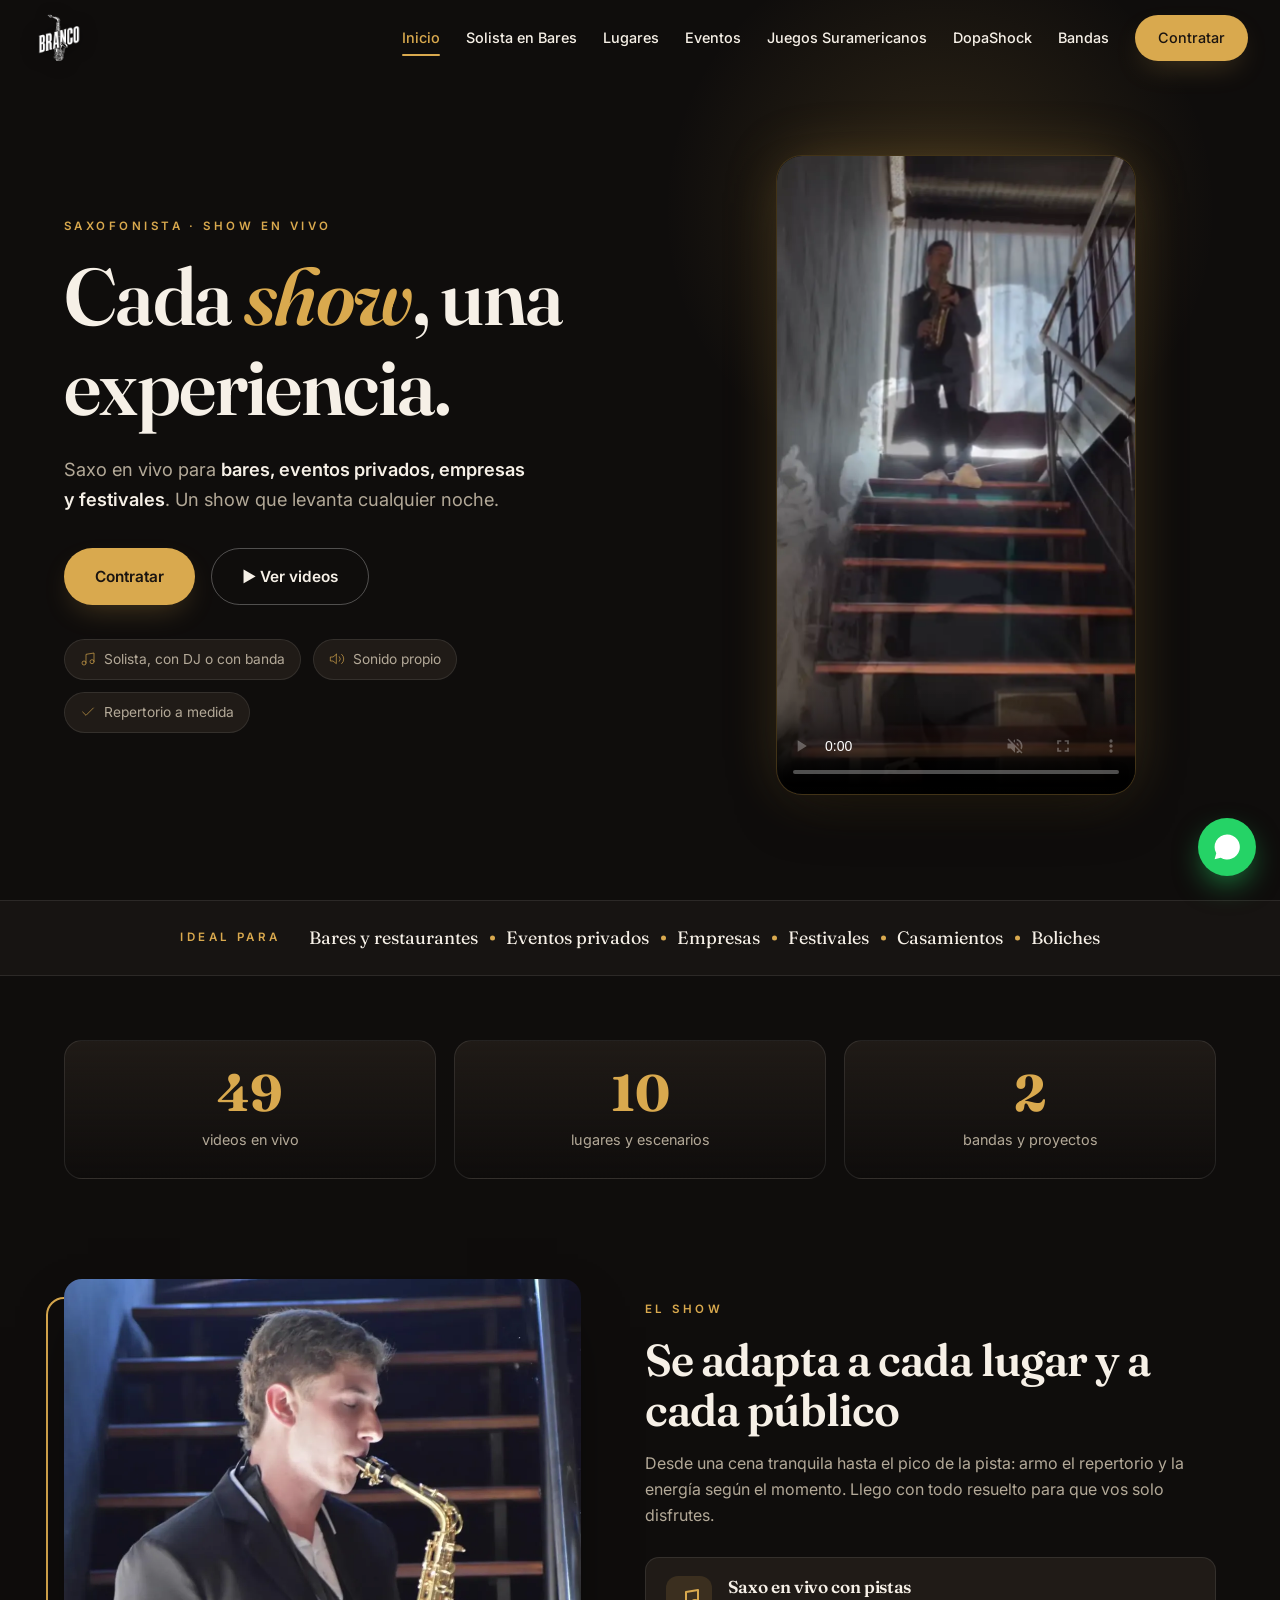
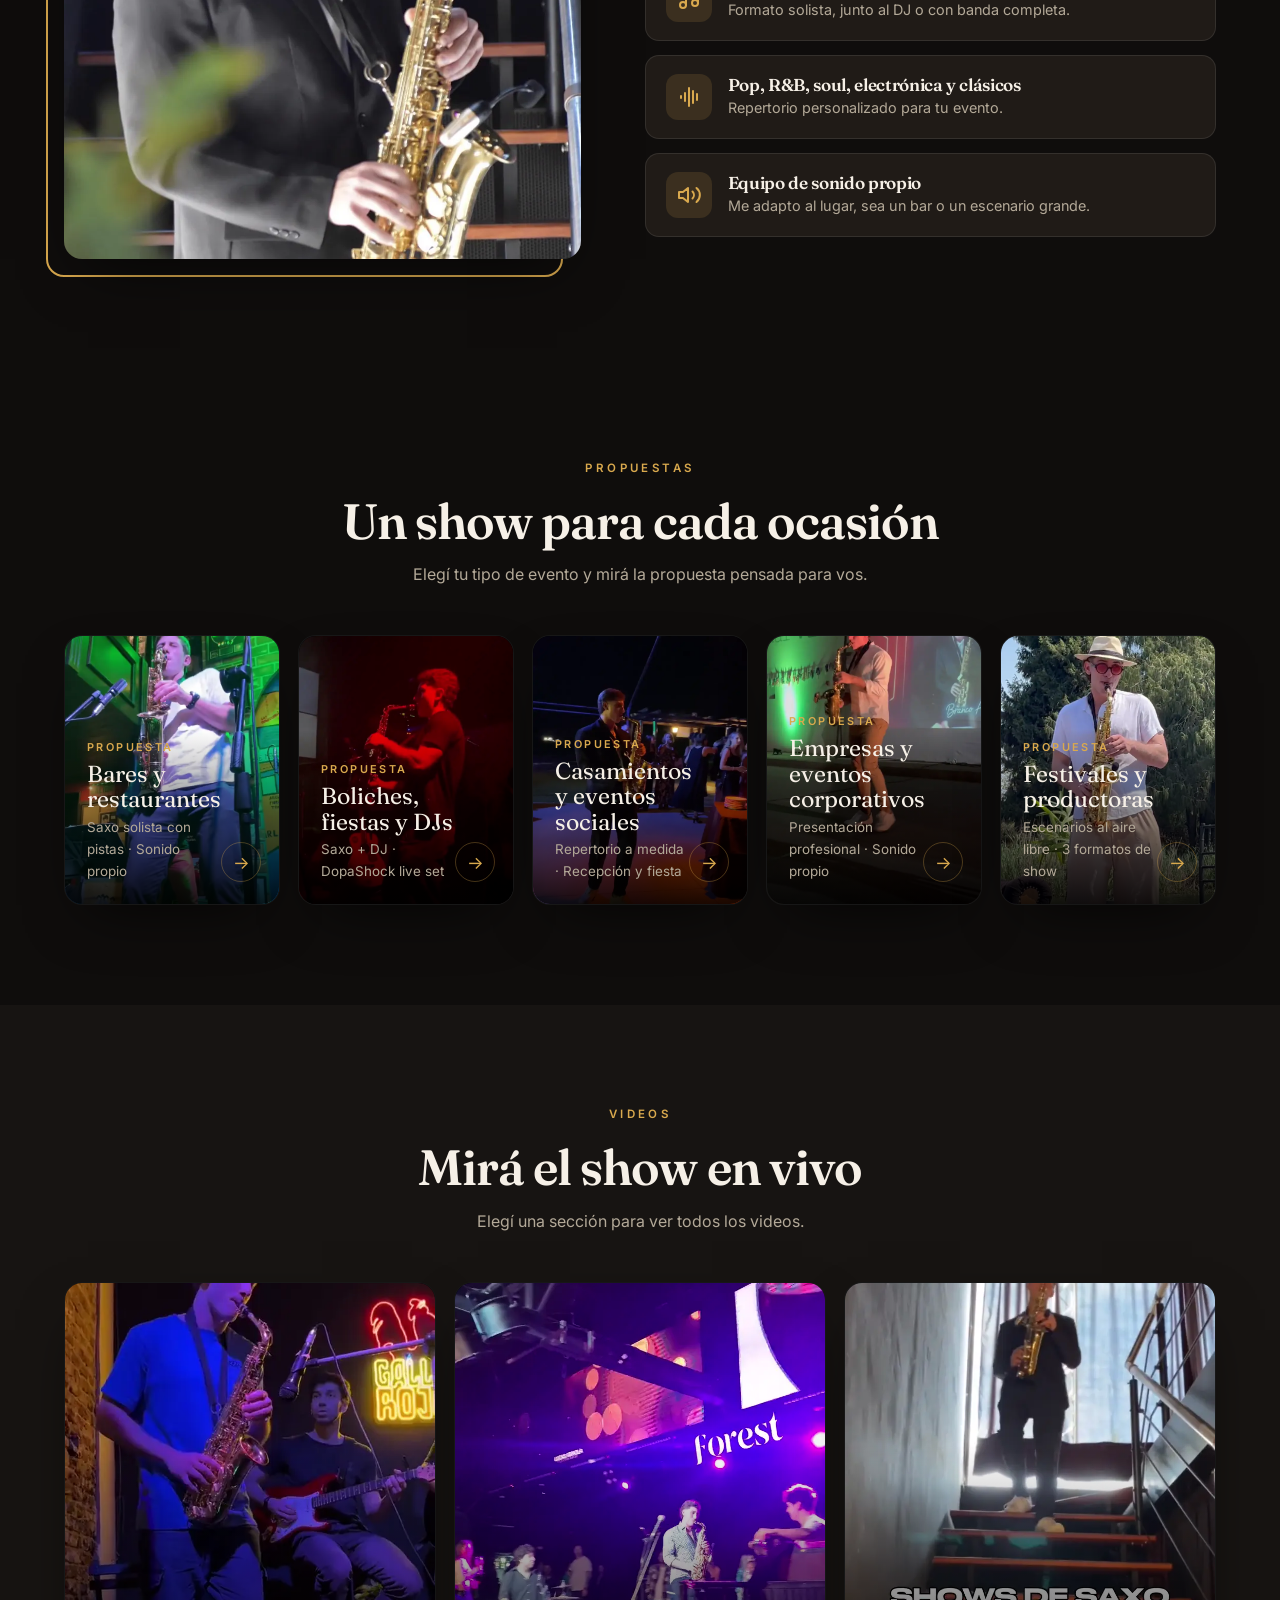
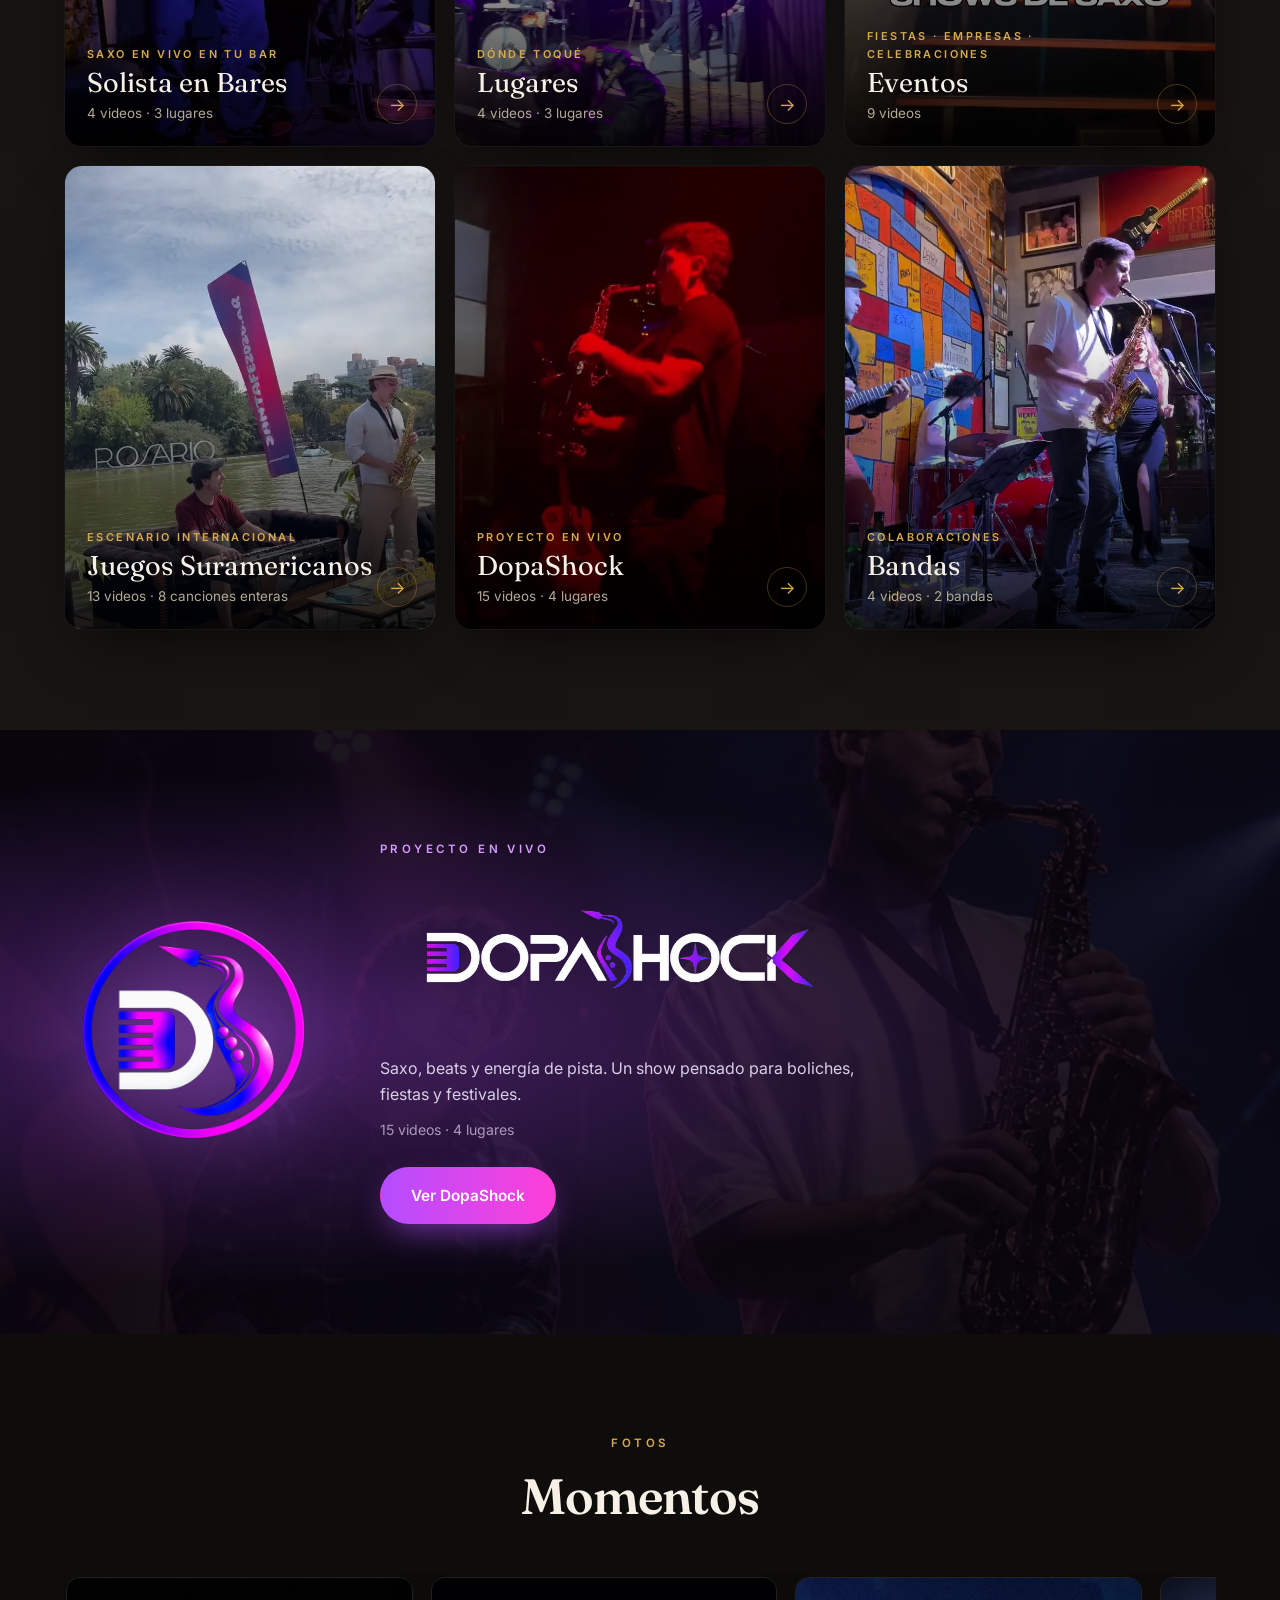
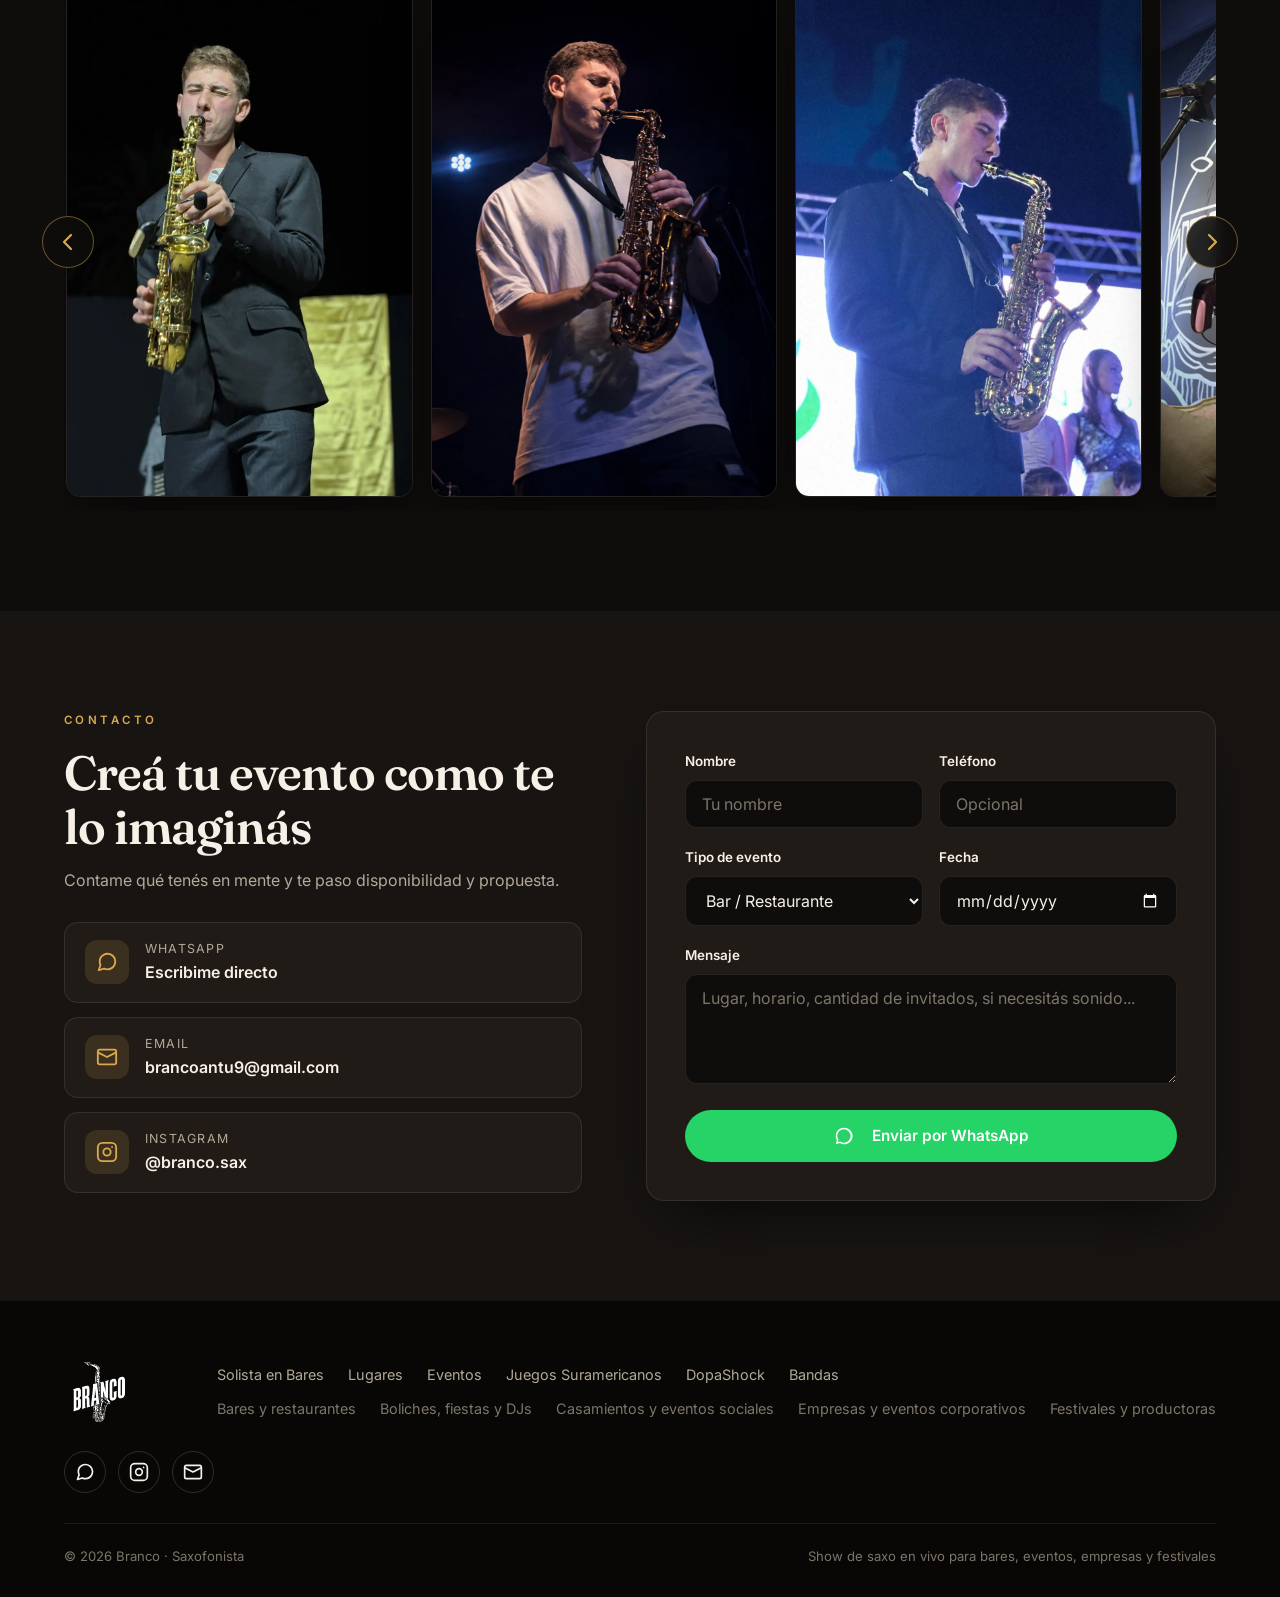
<file: index.html>
<!doctype html>
<!-- generado por tools/generar_paginas.py -->
<!-- NO editar este archivo a mano: se pisa al correr actualizar.bat.
     Editá tools/plantillas/*.html o tools/generar_paginas.py -->
<html lang="es-AR">
  <head>
    <meta charset="UTF-8" />
    <meta name="viewport" content="width=device-width, initial-scale=1.0, viewport-fit=cover" />
    <title>Branco — Saxofonista | Show de saxo en vivo para bares, eventos y festivales</title>
    <meta name="description" content="Branco, saxofonista. Show de saxo en vivo para bares, eventos privados, empresas y festivales. Mirá los videos en vivo." />
    <meta name="theme-color" content="#0f0d0c" />
    <meta name="robots" content="index, follow" />
    <link rel="canonical" href="https://developerbranco-rgb.github.io/Branco-WebPage/" />

    <meta property="og:site_name" content="Branco — Saxofonista" />
    <meta property="og:title" content="Branco — Saxofonista | Show de saxo en vivo para bares, eventos y festivales" />
    <meta property="og:description" content="Branco, saxofonista. Show de saxo en vivo para bares, eventos privados, empresas y festivales. Mirá los videos en vivo." />
    <meta property="og:type" content="website" />
    <meta property="og:locale" content="es_AR" />
    <meta property="og:url" content="https://developerbranco-rgb.github.io/Branco-WebPage/" />
    <meta property="og:image" content="https://developerbranco-rgb.github.io/Branco-WebPage/assets/img/hero.jpg" />
    <meta name="twitter:card" content="summary_large_image" />

    <link rel="icon" type="image/png" sizes="32x32" href="assets/icon-32.png" />
    <link rel="apple-touch-icon" href="assets/icon-180.png" />

    <link rel="preconnect" href="https://fonts.googleapis.com" />
    <link rel="preconnect" href="https://fonts.gstatic.com" crossorigin />
    <link
      href="https://fonts.googleapis.com/css2?family=Fraunces:ital,opsz,wght@0,9..144,600;1,9..144,600&family=Inter:wght@400;500;600;700&display=swap"
      rel="stylesheet"
    />
    <link rel="stylesheet" href="styles.css" />
    <noscript><style>.reveal { opacity: 1; transform: none; }</style></noscript>

    <script type="application/ld+json">
      {
        "@context": "https://schema.org",
        "@graph": [
          {
            "@type": "Person",
            "@id": "https://developerbranco-rgb.github.io/Branco-WebPage/#branco",
            "name": "Branco",
            "jobTitle": "Saxofonista",
            "url": "https://developerbranco-rgb.github.io/Branco-WebPage/",
            "image": "https://developerbranco-rgb.github.io/Branco-WebPage/assets/img/hero.jpg",
            "email": "brancoantu9@gmail.com",
            "sameAs": ["https://instagram.com/branco.sax"]
          },
          {
            "@type": "MusicGroup",
            "@id": "https://developerbranco-rgb.github.io/Branco-WebPage/#show",
            "name": "Branco — Saxofonista",
            "description": "Show de saxo en vivo para bares, eventos privados, empresas y festivales.",
            "url": "https://developerbranco-rgb.github.io/Branco-WebPage/",
            "image": "https://developerbranco-rgb.github.io/Branco-WebPage/assets/img/hero.jpg",
            "genre": ["Pop", "R&B", "Soul", "Electrónica", "Jazz"],
            "member": { "@id": "https://developerbranco-rgb.github.io/Branco-WebPage/#branco" },
            "areaServed": "AR"
          }
        ]
      }
    </script>
  </head>
  <body class="page-index">
    <a class="skip" href="#contenido">Saltar al contenido</a>
    <nav class="nav" id="nav" aria-label="Principal">
      <a href="index.html" class="nav__brand" aria-label="Branco — Inicio">
        <img src="assets/logos/branco.webp" alt="Branco" width="120" height="120" />
      </a>
      <div class="nav__links" id="navLinks">
        <a href="index.html" aria-current="page">Inicio</a>
        <a href="solista-en-bares.html">Solista en Bares</a>
        <a href="lugares.html">Lugares</a>
        <a href="eventos.html">Eventos</a>
        <a href="juegos-suramericanos.html">Juegos Suramericanos</a>
        <a href="dopashock.html">DopaShock</a>
        <a href="bandas.html">Bandas</a>
        <a href="#contacto" class="btn btn--gold nav__cta">Contratar</a>
      </div>
      <button class="nav__toggle" id="navToggle" aria-label="Abrir menú" aria-expanded="false" aria-controls="navLinks">
        <span></span><span></span><span></span>
      </button>
    </nav>

    <main id="contenido">
      <!-- ============ HERO ============ -->
      <header class="hero wrap" id="inicio">
        <div class="hero__text">
          <p class="eyebrow">Saxofonista · Show en vivo</p>
          <h1>Cada <em>show</em>, una experiencia.</h1>
          <p class="hero__lead">
            Saxo en vivo para <strong>bares, eventos privados, empresas y festivales</strong>.
            Un show que levanta cualquier noche.
          </p>
          <div class="hero__cta">
            <a href="#contacto" class="btn btn--gold">Contratar</a>
            <a href="#explorar" class="btn btn--ghost">▶ Ver videos</a>
          </div>
          <div class="hero__feats">
            <span><svg viewBox="0 0 24 24"><path d="M9 18V5l12-2v13" stroke-linecap="round" stroke-linejoin="round" /><circle cx="6" cy="18" r="3" /><circle cx="18" cy="16" r="3" /></svg>Solista, con DJ o con banda</span>
            <span><svg viewBox="0 0 24 24" stroke-linecap="round" stroke-linejoin="round"><path d="M11 5 6 9H2v6h4l5 4V5z" /><path d="M15.5 8.5a5 5 0 0 1 0 7" /><path d="M19 5a9 9 0 0 1 0 14" /></svg>Sonido propio</span>
            <span><svg viewBox="0 0 24 24" stroke-linecap="round" stroke-linejoin="round"><path d="M20 6 9 17l-5-5" /></svg>Repertorio a medida</span>
          </div>
        </div>

        <div class="hero__media">
          <div class="hero__phone">
            <video id="heroVideo" src="assets/video/branco.mp4" poster="assets/poster/branco.webp"
              width="720" height="1280" autoplay muted loop playsinline controls preload="auto"></video>
            <button class="hero__sound" id="soundHint" type="button" hidden>
              <svg viewBox="0 0 24 24" aria-hidden="true"><path d="M11 5 6 9H2v6h4l5 4V5z" stroke-linecap="round" stroke-linejoin="round" /><path d="M16 9.5 21 15M21 9.5 16 15" stroke-linecap="round" stroke-linejoin="round" /></svg>
              Activar sonido
            </button>
          </div>
        </div>
      </header>

      <!-- ============ PARA QUIÉN ============ -->
      <section class="strip" aria-label="Ideal para">
        <div class="wrap strip__inner">
          <span class="strip__label">Ideal para</span>
          <ul class="strip__list">
            <li>Bares y restaurantes</li>
            <li>Eventos privados</li>
            <li>Empresas</li>
            <li>Festivales</li>
            <li>Casamientos</li>
            <li>Boliches</li>
          </ul>
        </div>
      </section>

      <!-- ============ NÚMEROS ============ -->
      <section class="stats wrap reveal" aria-label="Trayectoria">
        <div class="stat"><b data-count="49">49</b><span>videos en vivo</span></div><div class="stat"><b data-count="10">10</b><span>lugares y escenarios</span></div><div class="stat"><b data-count="2">2</b><span>bandas y proyectos</span></div>
      </section>

      <!-- ============ EL SHOW ============ -->
      <section class="section" id="show">
        <div class="wrap show">
          <div class="show__media reveal">
            <img src="assets/img/suit1.webp" alt="Branco tocando el saxo con traje en un evento"
              width="1000" height="1844" loading="lazy" decoding="async" />
            <div class="frame"></div>
          </div>
          <div class="show__text reveal">
            <p class="eyebrow">El show</p>
            <h2>Se adapta a cada lugar y a cada público</h2>
            <p class="show__lead">
              Desde una cena tranquila hasta el pico de la pista: armo el repertorio y la energía
              según el momento. Llego con todo resuelto para que vos solo disfrutes.
            </p>
            <div class="show__list">
              <div class="feat">
                <div class="ico"><svg viewBox="0 0 24 24" stroke-width="2"><path d="M9 18V5l12-2v13" stroke-linecap="round" stroke-linejoin="round" /><circle cx="6" cy="18" r="3" /><circle cx="18" cy="16" r="3" /></svg></div>
                <div><h3>Saxo en vivo con pistas</h3><p>Formato solista, junto al DJ o con banda completa.</p></div>
              </div>
              <div class="feat">
                <div class="ico"><svg viewBox="0 0 24 24" stroke-width="2" stroke-linecap="round" stroke-linejoin="round"><path d="M12 3v18M8 8v8M4 11v2M16 6v12M20 9v6" /></svg></div>
                <div><h3>Pop, R&amp;B, soul, electrónica y clásicos</h3><p>Repertorio personalizado para tu evento.</p></div>
              </div>
              <div class="feat">
                <div class="ico"><svg viewBox="0 0 24 24" stroke-width="2" stroke-linecap="round" stroke-linejoin="round"><path d="M11 5 6 9H2v6h4l5 4V5z" /><path d="M15.5 8.5a5 5 0 0 1 0 7" /><path d="M19.5 5a9 9 0 0 1 0 14" /></svg></div>
                <div><h3>Equipo de sonido propio</h3><p>Me adapto al lugar, sea un bar o un escenario grande.</p></div>
              </div>
            </div>
          </div>
        </div>
      </section>

      <!-- ============ PROPUESTAS (una página por tipo de cliente: tools/propuestas.json) ============ -->
      <section class="section" id="propuestas">
        <div class="wrap">
          <div class="section__head section__head--center reveal">
            <p class="eyebrow">Propuestas</p>
            <h2>Un show para cada ocasión</h2>
            <p>Elegí tu tipo de evento y mirá la propuesta pensada para vos.</p>
          </div>
          <div class="xgrid xgrid--props" style="--cols: 5">
            <a class="xcard reveal" href="para-bares.html">
            <img src="media/solista-en-bares/beat-memo.webp" alt="" width="576" height="1024" loading="lazy" decoding="async" />
            <span class="xcard__body">
              <span class="xcard__eyebrow">Propuesta</span>
              <span class="xcard__title">Bares y restaurantes</span>
              <span class="xcard__meta">Saxo solista con pistas · Sonido propio</span>
            </span>
            <span class="xcard__arrow" aria-hidden="true">→</span>
          </a>
<a class="xcard reveal" href="para-fiestas.html">
            <img src="media/dopashock/dopashock-en-capitan-1.webp" alt="" width="720" height="1280" loading="lazy" decoding="async" />
            <span class="xcard__body">
              <span class="xcard__eyebrow">Propuesta</span>
              <span class="xcard__title">Boliches, fiestas y DJs</span>
              <span class="xcard__meta">Saxo + DJ · DopaShock live set</span>
            </span>
            <span class="xcard__arrow" aria-hidden="true">→</span>
          </a>
<a class="xcard reveal" href="para-casamientos.html">
            <img src="media/eventos/eventos-2.webp" alt="" width="720" height="1280" loading="lazy" decoding="async" />
            <span class="xcard__body">
              <span class="xcard__eyebrow">Propuesta</span>
              <span class="xcard__title">Casamientos y eventos sociales</span>
              <span class="xcard__meta">Repertorio a medida · Recepción y fiesta</span>
            </span>
            <span class="xcard__arrow" aria-hidden="true">→</span>
          </a>
<a class="xcard reveal" href="para-empresas.html">
            <img src="media/eventos/eventos.webp" alt="" width="720" height="1280" loading="lazy" decoding="async" />
            <span class="xcard__body">
              <span class="xcard__eyebrow">Propuesta</span>
              <span class="xcard__title">Empresas y eventos corporativos</span>
              <span class="xcard__meta">Presentación profesional · Sonido propio</span>
            </span>
            <span class="xcard__arrow" aria-hidden="true">→</span>
          </a>
<a class="xcard reveal" href="para-festivales.html">
            <img src="media/juegos-suramericanos/get-lucky-una-parte.webp" alt="" width="720" height="1280" loading="lazy" decoding="async" />
            <span class="xcard__body">
              <span class="xcard__eyebrow">Propuesta</span>
              <span class="xcard__title">Festivales y productoras</span>
              <span class="xcard__meta">Escenarios al aire libre · 3 formatos de show</span>
            </span>
            <span class="xcard__arrow" aria-hidden="true">→</span>
          </a>
          </div>
        </div>
      </section>

      <!-- ============ EXPLORAR (se arma solo con las carpetas de videos) ============ -->
      <section class="section section--soft" id="explorar">
        <div class="wrap">
          <div class="section__head section__head--center reveal">
            <p class="eyebrow">Videos</p>
            <h2>Mirá el show en vivo</h2>
            <p>Elegí una sección para ver todos los videos.</p>
          </div>
          <div class="xgrid" style="--cols: 3">
            <a class="xcard reveal" href="solista-en-bares.html">
            <img src="media/solista-en-bares/en-gallo-rojo.webp" alt="" width="576" height="1024" loading="lazy" decoding="async" />
            <span class="xcard__body">
              <span class="xcard__eyebrow">Saxo en vivo en tu bar</span>
              <span class="xcard__title">Solista en Bares</span>
              <span class="xcard__meta">4 videos · 3 lugares</span>
            </span>
            <span class="xcard__arrow" aria-hidden="true">→</span>
          </a>
<a class="xcard reveal" href="lugares.html">
            <img src="media/lugares/complejo-forest/video-forest-eminem.webp" alt="" width="720" height="1280" loading="lazy" decoding="async" />
            <span class="xcard__body">
              <span class="xcard__eyebrow">Dónde toqué</span>
              <span class="xcard__title">Lugares</span>
              <span class="xcard__meta">4 videos · 3 lugares</span>
            </span>
            <span class="xcard__arrow" aria-hidden="true">→</span>
          </a>
<a class="xcard reveal" href="eventos.html">
            <img src="media/eventos/branco-saxofonista.webp" alt="" width="720" height="1280" loading="lazy" decoding="async" />
            <span class="xcard__body">
              <span class="xcard__eyebrow">Fiestas · Empresas · Celebraciones</span>
              <span class="xcard__title">Eventos</span>
              <span class="xcard__meta">9 videos</span>
            </span>
            <span class="xcard__arrow" aria-hidden="true">→</span>
          </a>
<a class="xcard reveal" href="juegos-suramericanos.html">
            <img src="media/juegos-suramericanos/take-on-me-entero-dia-13.webp" alt="" width="720" height="1280" loading="lazy" decoding="async" />
            <span class="xcard__body">
              <span class="xcard__eyebrow">Escenario internacional</span>
              <span class="xcard__title">Juegos Suramericanos</span>
              <span class="xcard__meta">13 videos · 8 canciones enteras</span>
            </span>
            <span class="xcard__arrow" aria-hidden="true">→</span>
          </a>
<a class="xcard reveal" href="dopashock.html">
            <img src="media/dopashock/dopashock-en-capitan-1.webp" alt="" width="720" height="1280" loading="lazy" decoding="async" />
            <span class="xcard__body">
              <span class="xcard__eyebrow">Proyecto en vivo</span>
              <span class="xcard__title">DopaShock</span>
              <span class="xcard__meta">15 videos · 4 lugares</span>
            </span>
            <span class="xcard__arrow" aria-hidden="true">→</span>
          </a>
<a class="xcard reveal" href="bandas.html">
            <img src="media/bandas/banda.webp" alt="" width="720" height="1280" loading="lazy" decoding="async" />
            <span class="xcard__body">
              <span class="xcard__eyebrow">Colaboraciones</span>
              <span class="xcard__title">Bandas</span>
              <span class="xcard__meta">4 videos · 2 bandas</span>
            </span>
            <span class="xcard__arrow" aria-hidden="true">→</span>
          </a>
          </div>
        </div>
      </section>

      <!-- ============ DOPASHOCK ============ -->
      <section class="dopa-band" aria-label="DopaShock">
        <div class="dopa-band__bg" style="background-image:url('assets/fotos/dopashock/saveclip-app-845747306-18116726695906739-5377023438422152409.webp')" aria-hidden="true"></div>
        <div class="wrap dopa-band__inner reveal">
          <img class="dopa-band__emblem" src="assets/logos/dopashock-emblema.webp" alt="" width="600" height="600" loading="lazy" />
          <div>
            <p class="eyebrow">Proyecto en vivo</p>
            <img class="dopa-band__logo" src="assets/logos/dopashock-wordmark.webp" alt="DopaShock" width="843" height="296" loading="lazy" />
            <p>Saxo, beats y energía de pista. Un show pensado para boliches, fiestas y festivales.</p>
            <p class="dopa-band__meta">15 videos · 4 lugares</p>
            <a href="dopashock.html" class="btn btn--dopa">Ver DopaShock</a>
          </div>
        </div>
      </section>

      <!-- ============ FOTOS ============ -->
      <section class="section" id="fotos">
        <div class="wrap">
          <div class="section__head section__head--center reveal">
            <p class="eyebrow">Fotos</p>
            <h2>Momentos</h2>
          </div>
          <div class="carousel reveal" data-carousel>
            <button class="carousel__btn carousel__btn--prev" data-dir="-1" aria-label="Anterior">
              <svg viewBox="0 0 24 24"><path d="M15 5 8 12l7 7" stroke-linecap="round" stroke-linejoin="round" /></svg>
            </button>
            <div class="carousel__track" tabindex="0" role="region" aria-label="Carrusel de fotos">
              <figure class="pslide" role="button" tabindex="0" aria-label="Ampliar foto"><img src="assets/fotos/branco/33821cbd-6e87-4674-a113-5b8decb8e649.webp" width="1200" height="1600" loading="lazy" decoding="async" alt="Branco tocando el saxo en vivo" /></figure>
<figure class="pslide" role="button" tabindex="0" aria-label="Ampliar foto"><img src="assets/fotos/branco/4489a528-52bd-4693-988e-56c1945275e2.webp" width="1024" height="1536" loading="lazy" decoding="async" alt="Branco tocando el saxo en vivo" /></figure>
<figure class="pslide" role="button" tabindex="0" aria-label="Ampliar foto"><img src="assets/fotos/branco/61680175-1712-4247-91b3-e969742b6474.webp" width="1200" height="1600" loading="lazy" decoding="async" alt="Branco tocando el saxo en vivo" /></figure>
<figure class="pslide" role="button" tabindex="0" aria-label="Ampliar foto"><img src="assets/fotos/branco/83615509-db95-4491-8c3f-d92193397e67.webp" width="1066" height="1600" loading="lazy" decoding="async" alt="Branco tocando el saxo en vivo" /></figure>
<figure class="pslide" role="button" tabindex="0" aria-label="Ampliar foto"><img src="assets/fotos/branco/8a78e7c1-a06f-4a55-a9c1-62cb24276fe4.webp" width="868" height="1600" loading="lazy" decoding="async" alt="Branco tocando el saxo en vivo" /></figure>
<figure class="pslide" role="button" tabindex="0" aria-label="Ampliar foto"><img src="assets/fotos/branco/dsc07868.webp" width="1067" height="1600" loading="lazy" decoding="async" alt="Branco tocando el saxo en vivo" /></figure>
<figure class="pslide" role="button" tabindex="0" aria-label="Ampliar foto"><img src="assets/fotos/branco/dsc07872.webp" width="1067" height="1600" loading="lazy" decoding="async" alt="Branco tocando el saxo en vivo" /></figure>
<figure class="pslide" role="button" tabindex="0" aria-label="Ampliar foto"><img src="assets/fotos/branco/dsc08238.webp" width="1067" height="1600" loading="lazy" decoding="async" alt="Branco tocando el saxo en vivo" /></figure>
<figure class="pslide" role="button" tabindex="0" aria-label="Ampliar foto"><img src="assets/fotos/branco/photo-2025-11-18-20-11-53.webp" width="1200" height="1600" loading="lazy" decoding="async" alt="Branco tocando el saxo en vivo" /></figure>
            </div>
            <button class="carousel__btn carousel__btn--next" data-dir="1" aria-label="Siguiente">
              <svg viewBox="0 0 24 24"><path d="m9 5 7 7-7 7" stroke-linecap="round" stroke-linejoin="round" /></svg>
            </button>
          </div>
        </div>
      </section>

      <!-- ============ CONTACTO ============ -->
      <section class="section section--soft" id="contacto">
        <div class="wrap contact">
          <div class="contact__info reveal">
            <p class="eyebrow">Contacto</p>
            <h2>Creá tu evento como te lo imaginás</h2>
            <p class="contact__lead">Contame qué tenés en mente y te paso disponibilidad y propuesta.</p>
            <div class="contact__list">
              <a class="cline" data-wa href="#" target="_blank" rel="noopener">
                <span class="ci"><svg viewBox="0 0 24 24" stroke-width="2" stroke-linecap="round" stroke-linejoin="round"><path d="M21 11.5a8.38 8.38 0 0 1-.9 3.8 8.5 8.5 0 0 1-7.6 4.7 8.38 8.38 0 0 1-3.8-.9L3 21l1.9-5.7a8.38 8.38 0 0 1-.9-3.8 8.5 8.5 0 0 1 4.7-7.6 8.38 8.38 0 0 1 3.8-.9h.5a8.48 8.48 0 0 1 8 8v.5z" /></svg></span>
                <div><small>WhatsApp</small><b>Escribime directo</b></div>
              </a>
              <a class="cline" data-mail href="#">
                <span class="ci"><svg viewBox="0 0 24 24" stroke-width="2" stroke-linecap="round" stroke-linejoin="round"><rect x="2" y="4" width="20" height="16" rx="2" /><path d="m22 7-10 5L2 7" /></svg></span>
                <div><small>Email</small><b data-mail-text>brancoantu9@gmail.com</b></div>
              </a>
              <a class="cline" data-ig href="#" target="_blank" rel="noopener">
                <span class="ci"><svg viewBox="0 0 24 24" stroke-width="2" stroke-linecap="round" stroke-linejoin="round"><rect x="2" y="2" width="20" height="20" rx="5" /><circle cx="12" cy="12" r="4" /><path d="M17.5 6.5h.01" /></svg></span>
                <div><small>Instagram</small><b data-ig-text>@branco.sax</b></div>
              </a>
            </div>
          </div>

          <form class="form reveal" id="contactForm">
            <div class="row">
              <div class="field">
                <label for="nombre">Nombre</label>
                <input id="nombre" name="nombre" type="text" autocomplete="name" placeholder="Tu nombre" required />
              </div>
              <div class="field">
                <label for="tel">Teléfono</label>
                <input id="tel" name="tel" type="tel" autocomplete="tel" placeholder="Opcional" />
              </div>
            </div>
            <div class="row">
              <div class="field">
                <label for="tipo">Tipo de evento</label>
                <select id="tipo" name="tipo">
                  <option>Bar / Restaurante</option>
                  <option>Fiesta privada</option>
                  <option>Evento de empresa</option>
                  <option>Festival</option>
                  <option>Casamiento / Recepción</option>
                  <option>Cumpleaños</option>
                  <option>Boliche</option>
                  <option>Otro</option>
                </select>
              </div>
              <div class="field">
                <label for="fecha">Fecha</label>
                <input id="fecha" name="fecha" type="date" />
              </div>
            </div>
            <div class="field">
              <label for="msg">Mensaje</label>
              <textarea id="msg" name="msg" placeholder="Lugar, horario, cantidad de invitados, si necesitás sonido..."></textarea>
            </div>
            <button type="submit" class="btn btn--wa">
              <svg viewBox="0 0 24 24" width="20" height="20" fill="#fff"><path d="M12 2a10 10 0 0 0-8.6 15l-1.3 4.8 4.9-1.3A10 10 0 1 0 12 2zm0 18a8 8 0 0 1-4.1-1.1l-.3-.2-3 .8.8-2.9-.2-.3A8 8 0 1 1 12 20z" /></svg>
              Enviar por WhatsApp
            </button>
          </form>
        </div>
      </section>

    </main>

    <footer class="footer">
      <div class="wrap">
        <div class="footer__top">
          <a href="index.html" class="footer__brand" aria-label="Branco — Inicio">
            <img src="assets/logos/branco.webp" alt="Branco" width="120" height="120" loading="lazy" />
          </a>
          <div class="footer__navs">
            <nav class="footer__links" aria-label="Videos">
              <a href="solista-en-bares.html">Solista en Bares</a>
<a href="lugares.html">Lugares</a>
<a href="eventos.html">Eventos</a>
<a href="juegos-suramericanos.html">Juegos Suramericanos</a>
<a href="dopashock.html">DopaShock</a>
<a href="bandas.html">Bandas</a>
            </nav>
            <nav class="footer__links footer__links--props" aria-label="Propuestas">
              <a href="para-bares.html">Bares y restaurantes</a>
<a href="para-fiestas.html">Boliches, fiestas y DJs</a>
<a href="para-casamientos.html">Casamientos y eventos sociales</a>
<a href="para-empresas.html">Empresas y eventos corporativos</a>
<a href="para-festivales.html">Festivales y productoras</a>
            </nav>
          </div>
          <div class="footer__soc">
            <a data-wa href="#" target="_blank" rel="noopener" aria-label="WhatsApp">
              <svg viewBox="0 0 24 24" stroke-width="2" stroke-linecap="round" stroke-linejoin="round"><path d="M21 11.5a8.38 8.38 0 0 1-.9 3.8 8.5 8.5 0 0 1-7.6 4.7 8.38 8.38 0 0 1-3.8-.9L3 21l1.9-5.7a8.38 8.38 0 0 1-.9-3.8 8.5 8.5 0 0 1 4.7-7.6 8.38 8.38 0 0 1 3.8-.9h.5a8.48 8.48 0 0 1 8 8v.5z" /></svg>
            </a>
            <a data-ig href="#" target="_blank" rel="noopener" aria-label="Instagram">
              <svg viewBox="0 0 24 24" stroke-width="2" stroke-linecap="round" stroke-linejoin="round"><rect x="2" y="2" width="20" height="20" rx="5" /><circle cx="12" cy="12" r="4" /><path d="M17.5 6.5h.01" /></svg>
            </a>
            <a data-mail href="#" aria-label="Email">
              <svg viewBox="0 0 24 24" stroke-width="2" stroke-linecap="round" stroke-linejoin="round"><rect x="2" y="4" width="20" height="16" rx="2" /><path d="m22 7-10 5L2 7" /></svg>
            </a>
          </div>
        </div>
        <div class="footer__bottom">
          <span>© <span data-year></span> Branco · Saxofonista</span>
          <span>Show de saxo en vivo para bares, eventos, empresas y festivales</span>
        </div>
      </div>
    </footer>

    <a class="wa-float" data-wa href="#" target="_blank" rel="noopener" aria-label="Escribime por WhatsApp">
      <svg viewBox="0 0 24 24" aria-hidden="true"><path d="M12 2a10 10 0 0 0-8.6 15l-1.3 4.8 4.9-1.3A10 10 0 1 0 12 2z" /></svg>
    </a>

    <!-- Reproductor de videos -->
    <div class="player" id="player" role="dialog" aria-modal="true" aria-label="Reproductor de video" hidden>
      <div class="player__top">
        <p class="player__title" id="playerTitle"></p>
        <span class="player__count" id="playerCount"></span>
        <button class="player__nav player__nav--prev" id="playerPrev" type="button" aria-label="Video anterior">
          <svg viewBox="0 0 24 24"><path d="M15 5 8 12l7 7" /></svg>
        </button>
        <button class="player__nav player__nav--next" id="playerNext" type="button" aria-label="Video siguiente">
          <svg viewBox="0 0 24 24"><path d="m9 5 7 7-7 7" /></svg>
        </button>
        <button class="player__close" id="playerClose" type="button" aria-label="Cerrar">
          <svg viewBox="0 0 24 24"><path d="M6 6l12 12M18 6 6 18" /></svg>
        </button>
      </div>
      <div class="player__stage" id="playerStage">
        <video id="playerVideo" controls playsinline preload="auto"></video>
      </div>
    </div>

    <!-- Fotos ampliadas -->
    <div class="lightbox" id="lightbox" role="dialog" aria-modal="true" aria-label="Foto ampliada">
      <button class="lightbox__close" id="lbClose" aria-label="Cerrar">&times;</button>
      <img alt="" id="lbImg" />
    </div>


    <script src="script.js"></script>
  </body>
</html>
</file>
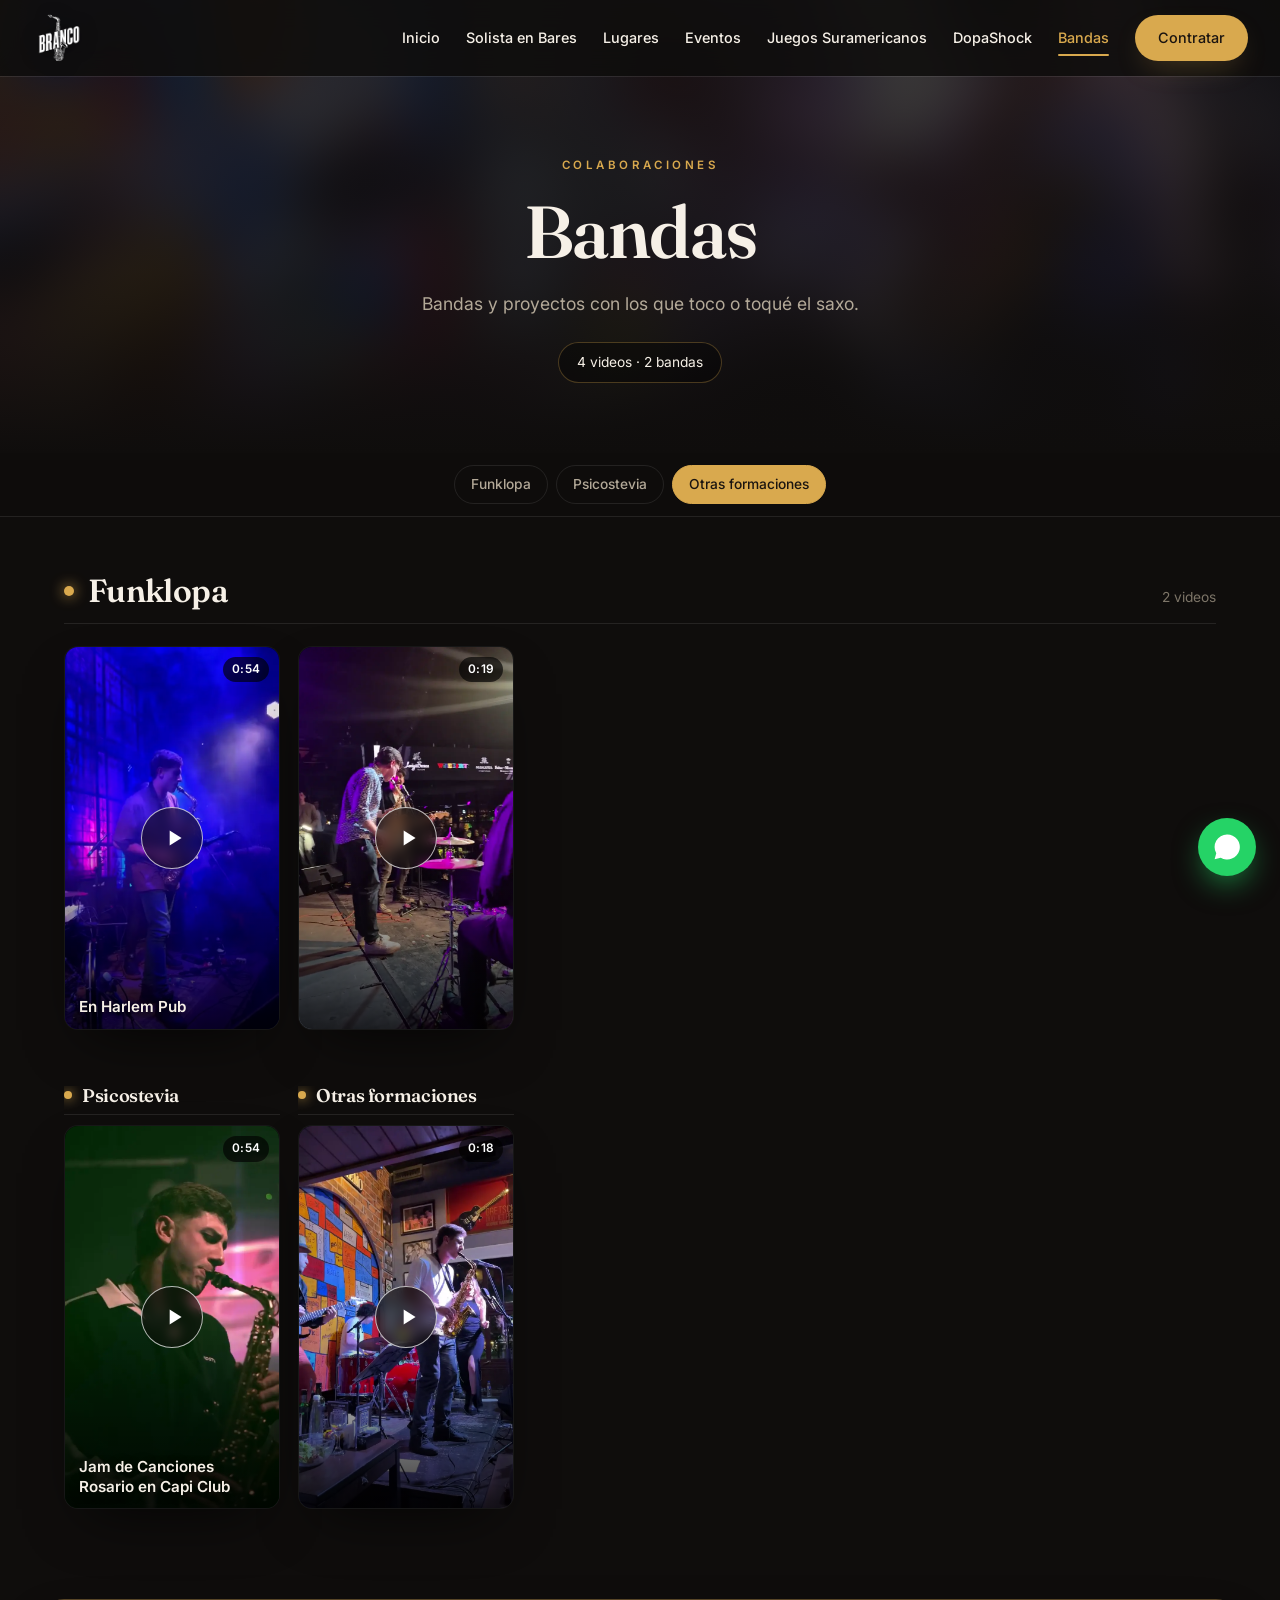
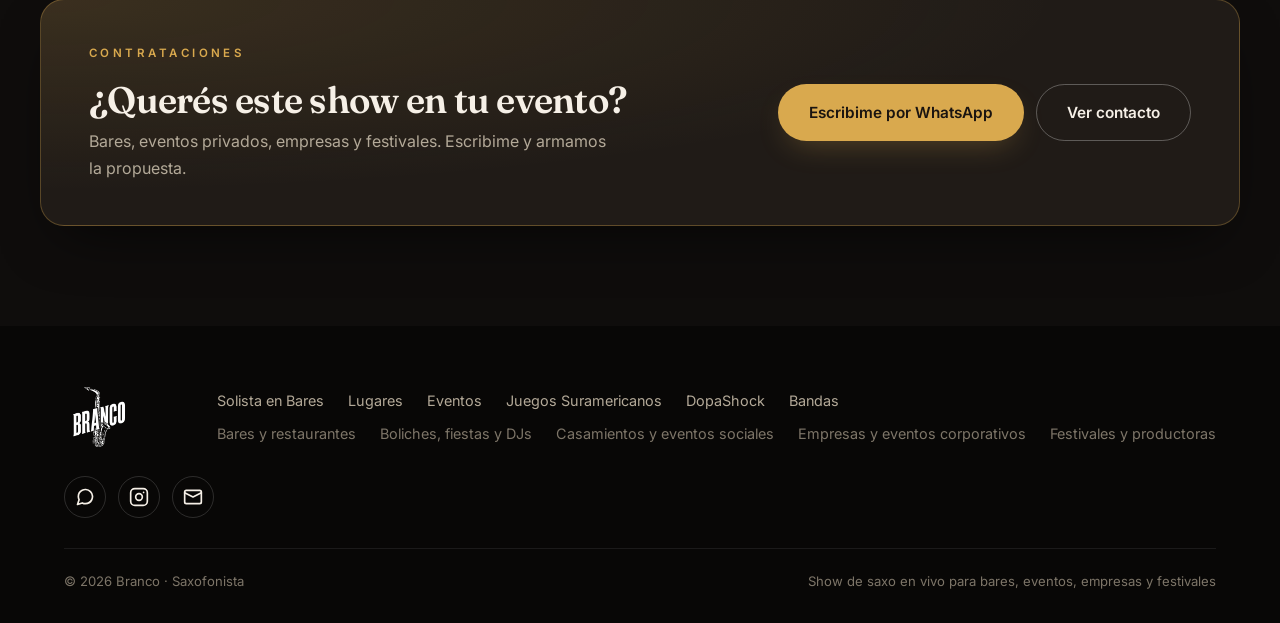
<file: bandas.html>
<!doctype html>
<!-- generado por tools/generar_paginas.py -->
<!-- NO editar este archivo a mano: se pisa al correr actualizar.bat.
     Editá tools/plantillas/*.html o tools/generar_paginas.py -->
<html lang="es-AR">
  <head>
    <meta charset="UTF-8" />
    <meta name="viewport" content="width=device-width, initial-scale=1.0, viewport-fit=cover" />
    <title>Bandas — Branco Saxofonista</title>
    <meta name="description" content="Bandas con las que tocó Branco, saxofonista. Videos en vivo de cada una." />
    <meta name="theme-color" content="#0f0d0c" />
    <meta name="robots" content="index, follow" />
    <link rel="canonical" href="https://developerbranco-rgb.github.io/Branco-WebPage/bandas.html" />

    <meta property="og:site_name" content="Branco — Saxofonista" />
    <meta property="og:title" content="Bandas — Branco Saxofonista" />
    <meta property="og:description" content="Bandas con las que tocó Branco, saxofonista. Videos en vivo de cada una." />
    <meta property="og:type" content="website" />
    <meta property="og:locale" content="es_AR" />
    <meta property="og:url" content="https://developerbranco-rgb.github.io/Branco-WebPage/bandas.html" />
    <meta property="og:image" content="https://developerbranco-rgb.github.io/Branco-WebPage/media/bandas/banda.webp" />
    <meta name="twitter:card" content="summary_large_image" />

    <link rel="icon" type="image/png" sizes="32x32" href="assets/icon-32.png" />
    <link rel="apple-touch-icon" href="assets/icon-180.png" />

    <link rel="preconnect" href="https://fonts.googleapis.com" />
    <link rel="preconnect" href="https://fonts.gstatic.com" crossorigin />
    <link
      href="https://fonts.googleapis.com/css2?family=Fraunces:ital,opsz,wght@0,9..144,600;1,9..144,600&family=Inter:wght@400;500;600;700&display=swap"
      rel="stylesheet"
    />
    <link rel="stylesheet" href="styles.css" />
    <noscript><style>.reveal { opacity: 1; transform: none; }</style></noscript>

    <script type="application/ld+json">
      {
        "@context": "https://schema.org",
        "@graph": [
          {
            "@type": "Person",
            "@id": "https://developerbranco-rgb.github.io/Branco-WebPage/#branco",
            "name": "Branco",
            "jobTitle": "Saxofonista",
            "url": "https://developerbranco-rgb.github.io/Branco-WebPage/",
            "image": "https://developerbranco-rgb.github.io/Branco-WebPage/assets/img/hero.jpg",
            "email": "brancoantu9@gmail.com",
            "sameAs": ["https://instagram.com/branco.sax"]
          },
          {
            "@type": "MusicGroup",
            "@id": "https://developerbranco-rgb.github.io/Branco-WebPage/#show",
            "name": "Branco — Saxofonista",
            "description": "Show de saxo en vivo para bares, eventos privados, empresas y festivales.",
            "url": "https://developerbranco-rgb.github.io/Branco-WebPage/",
            "image": "https://developerbranco-rgb.github.io/Branco-WebPage/assets/img/hero.jpg",
            "genre": ["Pop", "R&B", "Soul", "Electrónica", "Jazz"],
            "member": { "@id": "https://developerbranco-rgb.github.io/Branco-WebPage/#branco" },
            "areaServed": "AR"
          }
        ]
      }
    </script>
  </head>
  <body class="page-bandas">
    <a class="skip" href="#contenido">Saltar al contenido</a>
    <nav class="nav" id="nav" aria-label="Principal">
      <a href="index.html" class="nav__brand" aria-label="Branco — Inicio">
        <img src="assets/logos/branco.webp" alt="Branco" width="120" height="120" />
      </a>
      <div class="nav__links" id="navLinks">
        <a href="index.html">Inicio</a>
        <a href="solista-en-bares.html">Solista en Bares</a>
        <a href="lugares.html">Lugares</a>
        <a href="eventos.html">Eventos</a>
        <a href="juegos-suramericanos.html">Juegos Suramericanos</a>
        <a href="dopashock.html">DopaShock</a>
        <a href="bandas.html" aria-current="page">Bandas</a>
        <a href="index.html#contacto" class="btn btn--gold nav__cta">Contratar</a>
      </div>
      <button class="nav__toggle" id="navToggle" aria-label="Abrir menú" aria-expanded="false" aria-controls="navLinks">
        <span></span><span></span><span></span>
      </button>
    </nav>

    <main id="contenido">
      <header class="phero">
        <div class="phero__bg" style="background-image:url('media/bandas/banda.webp')" aria-hidden="true"></div>
        <div class="wrap phero__inner">
          <p class="eyebrow">Colaboraciones</p>
          <h1>Bandas</h1>
          <p class="phero__lead">Bandas y proyectos con los que toco o toqué el saxo.</p>
          <p class="phero__stats">4 videos · 2 bandas</p>
        </div>
      </header>
<nav class="subnav" aria-label="Secciones de la página"><div class="subnav__inner wrap"><a href="#funklopa" class="">Funklopa</a><a href="#psicostevia" class="">Psicostevia</a><a href="#otras-formaciones" class="">Otras formaciones</a></div></nav>
<div class="wrap page"><div class="block"><section class="group reveal" id="funklopa"><header class="group__head"><h2>Funklopa</h2><span>2 videos</span></header><div class="vgrid vgrid--v"><a class="vcard vcard--v" href="media/bandas/funklopa/funklopa-en-harlem-pub.mp4" data-video data-title="En Harlem Pub" data-poster="media/bandas/funklopa/funklopa-en-harlem-pub.webp" aria-label="Reproducir: En Harlem Pub"><img src="media/bandas/funklopa/funklopa-en-harlem-pub.webp" alt="" width="576" height="1024" loading="lazy" decoding="async" /><span class="vcard__play"><svg viewBox="0 0 24 24" aria-hidden="true"><path d="M8 5v14l11-7z"/></svg></span><span class="vcard__dur">0:54</span><span class="vcard__title">En Harlem Pub</span></a><a class="vcard vcard--v" href="media/bandas/funklopa/funklopa.mp4" data-video data-title="" data-poster="media/bandas/funklopa/funklopa.webp" aria-label="Reproducir video"><img src="media/bandas/funklopa/funklopa.webp" alt="" width="720" height="1280" loading="lazy" decoding="async" /><span class="vcard__play"><svg viewBox="0 0 24 24" aria-hidden="true"><path d="M8 5v14l11-7z"/></svg></span><span class="vcard__dur">0:19</span></a></div></section>
<section class="group group--singles reveal"><div class="vgrid vgrid--v"><div class="lcard" id="psicostevia"><h3 class="lcard__name">Psicostevia</h3><a class="vcard vcard--v" href="media/bandas/psicostevia/que-paso-la-jamdecancionesrosario-y-la-magia-de-branco-sax-e.mp4" data-video data-title="Jam de Canciones Rosario en Capi Club" data-poster="media/bandas/psicostevia/que-paso-la-jamdecancionesrosario-y-la-magia-de-branco-sax-e.webp" aria-label="Reproducir: Jam de Canciones Rosario en Capi Club"><img src="media/bandas/psicostevia/que-paso-la-jamdecancionesrosario-y-la-magia-de-branco-sax-e.webp" alt="" width="720" height="1280" loading="lazy" decoding="async" /><span class="vcard__play"><svg viewBox="0 0 24 24" aria-hidden="true"><path d="M8 5v14l11-7z"/></svg></span><span class="vcard__dur">0:54</span><span class="vcard__title">Jam de Canciones Rosario en Capi Club</span></a></div><div class="lcard" id="otras-formaciones"><h3 class="lcard__name">Otras formaciones</h3><a class="vcard vcard--v" href="media/bandas/banda.mp4" data-video data-title="" data-poster="media/bandas/banda.webp" aria-label="Reproducir video"><img src="media/bandas/banda.webp" alt="" width="720" height="1280" loading="lazy" decoding="async" /><span class="vcard__play"><svg viewBox="0 0 24 24" aria-hidden="true"><path d="M8 5v14l11-7z"/></svg></span><span class="vcard__dur">0:18</span></a></div></div></section></div></div>
<section class="cta">
        <div class="wrap cta__inner reveal">
          <div>
            <p class="eyebrow">Contrataciones</p>
            <h2>¿Querés este show en tu evento?</h2>
            <p>Bares, eventos privados, empresas y festivales. Escribime y armamos la propuesta.</p>
          </div>
          <div class="cta__btns">
            <a class="btn btn--gold" data-wa href="index.html#contacto">Escribime por WhatsApp</a>
            <a class="btn btn--ghost" href="index.html#contacto">Ver contacto</a>
          </div>
        </div>
      </section>
    </main>

    <footer class="footer">
      <div class="wrap">
        <div class="footer__top">
          <a href="index.html" class="footer__brand" aria-label="Branco — Inicio">
            <img src="assets/logos/branco.webp" alt="Branco" width="120" height="120" loading="lazy" />
          </a>
          <div class="footer__navs">
            <nav class="footer__links" aria-label="Videos">
              <a href="solista-en-bares.html">Solista en Bares</a>
<a href="lugares.html">Lugares</a>
<a href="eventos.html">Eventos</a>
<a href="juegos-suramericanos.html">Juegos Suramericanos</a>
<a href="dopashock.html">DopaShock</a>
<a href="bandas.html">Bandas</a>
            </nav>
            <nav class="footer__links footer__links--props" aria-label="Propuestas">
              <a href="para-bares.html">Bares y restaurantes</a>
<a href="para-fiestas.html">Boliches, fiestas y DJs</a>
<a href="para-casamientos.html">Casamientos y eventos sociales</a>
<a href="para-empresas.html">Empresas y eventos corporativos</a>
<a href="para-festivales.html">Festivales y productoras</a>
            </nav>
          </div>
          <div class="footer__soc">
            <a data-wa href="#" target="_blank" rel="noopener" aria-label="WhatsApp">
              <svg viewBox="0 0 24 24" stroke-width="2" stroke-linecap="round" stroke-linejoin="round"><path d="M21 11.5a8.38 8.38 0 0 1-.9 3.8 8.5 8.5 0 0 1-7.6 4.7 8.38 8.38 0 0 1-3.8-.9L3 21l1.9-5.7a8.38 8.38 0 0 1-.9-3.8 8.5 8.5 0 0 1 4.7-7.6 8.38 8.38 0 0 1 3.8-.9h.5a8.48 8.48 0 0 1 8 8v.5z" /></svg>
            </a>
            <a data-ig href="#" target="_blank" rel="noopener" aria-label="Instagram">
              <svg viewBox="0 0 24 24" stroke-width="2" stroke-linecap="round" stroke-linejoin="round"><rect x="2" y="2" width="20" height="20" rx="5" /><circle cx="12" cy="12" r="4" /><path d="M17.5 6.5h.01" /></svg>
            </a>
            <a data-mail href="#" aria-label="Email">
              <svg viewBox="0 0 24 24" stroke-width="2" stroke-linecap="round" stroke-linejoin="round"><rect x="2" y="4" width="20" height="16" rx="2" /><path d="m22 7-10 5L2 7" /></svg>
            </a>
          </div>
        </div>
        <div class="footer__bottom">
          <span>© <span data-year></span> Branco · Saxofonista</span>
          <span>Show de saxo en vivo para bares, eventos, empresas y festivales</span>
        </div>
      </div>
    </footer>

    <a class="wa-float" data-wa href="#" target="_blank" rel="noopener" aria-label="Escribime por WhatsApp">
      <svg viewBox="0 0 24 24" aria-hidden="true"><path d="M12 2a10 10 0 0 0-8.6 15l-1.3 4.8 4.9-1.3A10 10 0 1 0 12 2z" /></svg>
    </a>

    <!-- Reproductor de videos -->
    <div class="player" id="player" role="dialog" aria-modal="true" aria-label="Reproductor de video" hidden>
      <div class="player__top">
        <p class="player__title" id="playerTitle"></p>
        <span class="player__count" id="playerCount"></span>
        <button class="player__nav player__nav--prev" id="playerPrev" type="button" aria-label="Video anterior">
          <svg viewBox="0 0 24 24"><path d="M15 5 8 12l7 7" /></svg>
        </button>
        <button class="player__nav player__nav--next" id="playerNext" type="button" aria-label="Video siguiente">
          <svg viewBox="0 0 24 24"><path d="m9 5 7 7-7 7" /></svg>
        </button>
        <button class="player__close" id="playerClose" type="button" aria-label="Cerrar">
          <svg viewBox="0 0 24 24"><path d="M6 6l12 12M18 6 6 18" /></svg>
        </button>
      </div>
      <div class="player__stage" id="playerStage">
        <video id="playerVideo" controls playsinline preload="auto"></video>
      </div>
    </div>

    <!-- Fotos ampliadas -->
    <div class="lightbox" id="lightbox" role="dialog" aria-modal="true" aria-label="Foto ampliada">
      <button class="lightbox__close" id="lbClose" aria-label="Cerrar">&times;</button>
      <img alt="" id="lbImg" />
    </div>


    <script src="script.js"></script>
  </body>
</html>
</file>
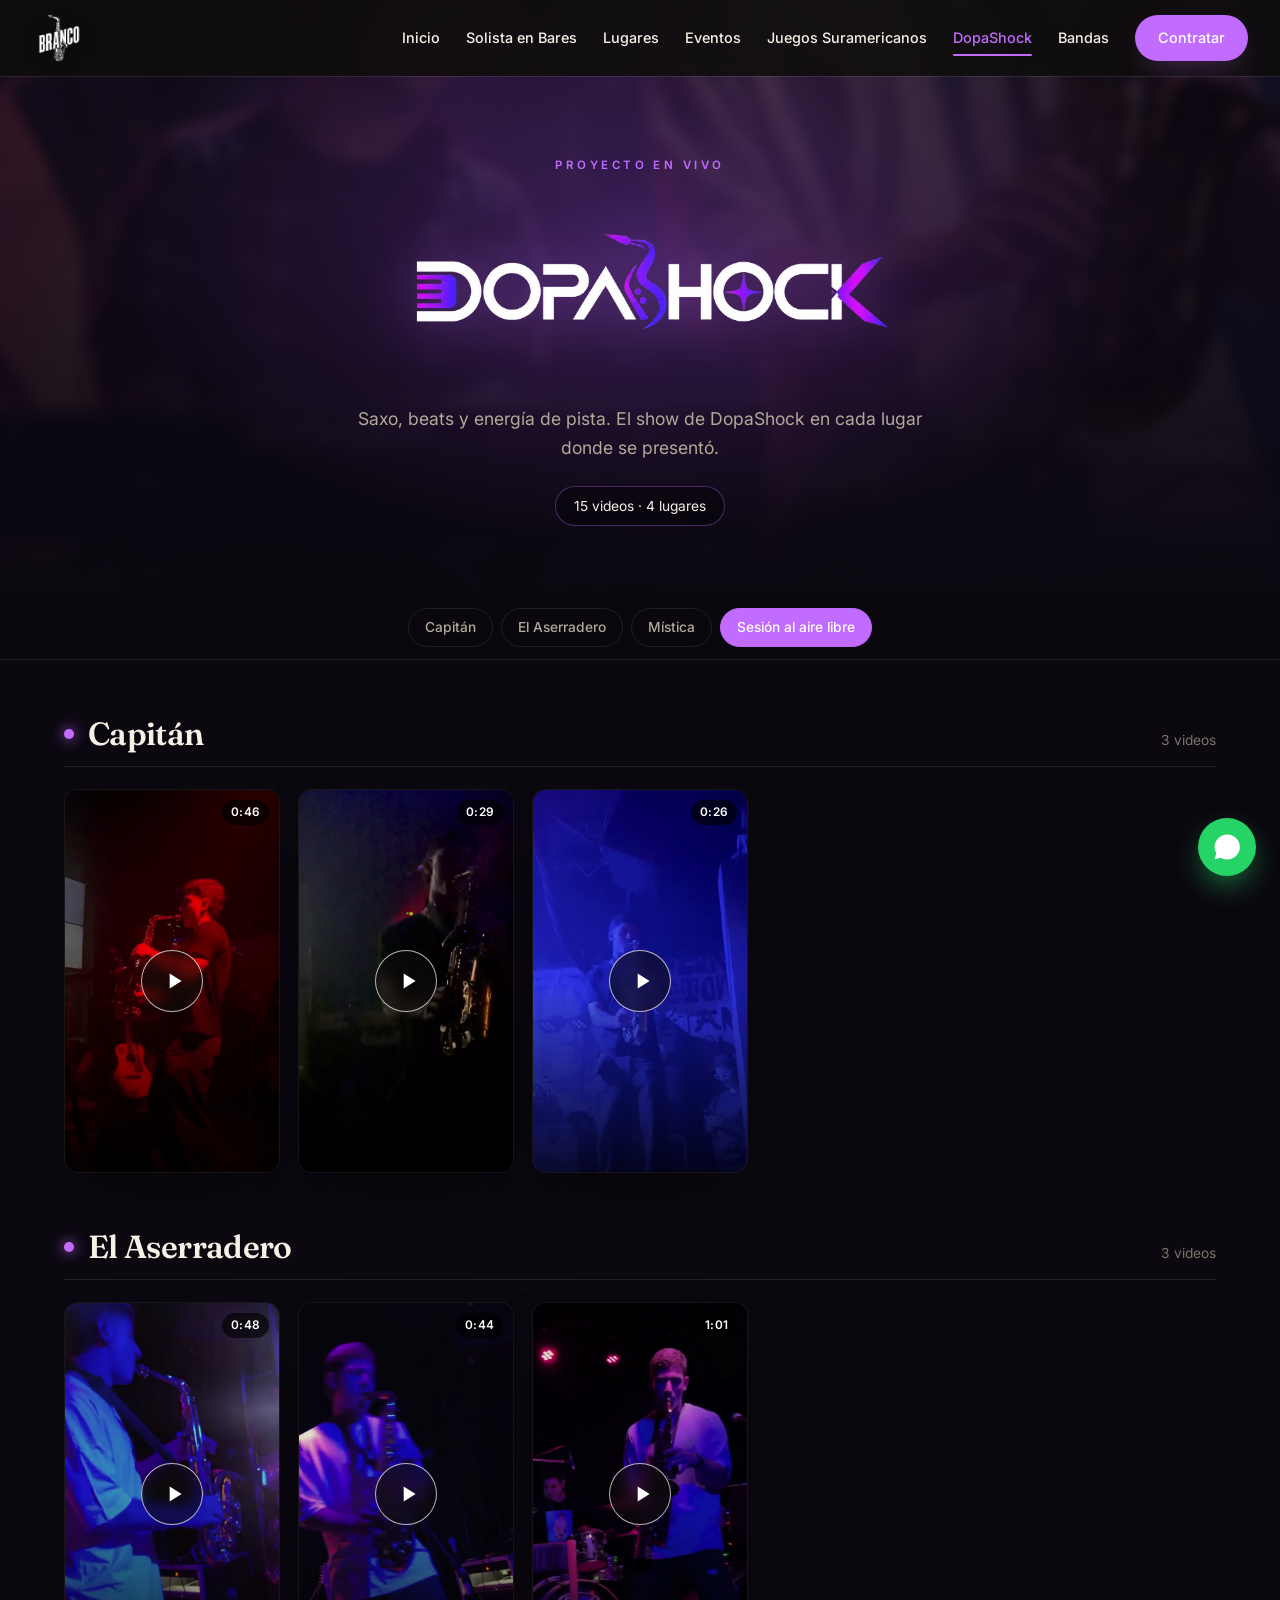
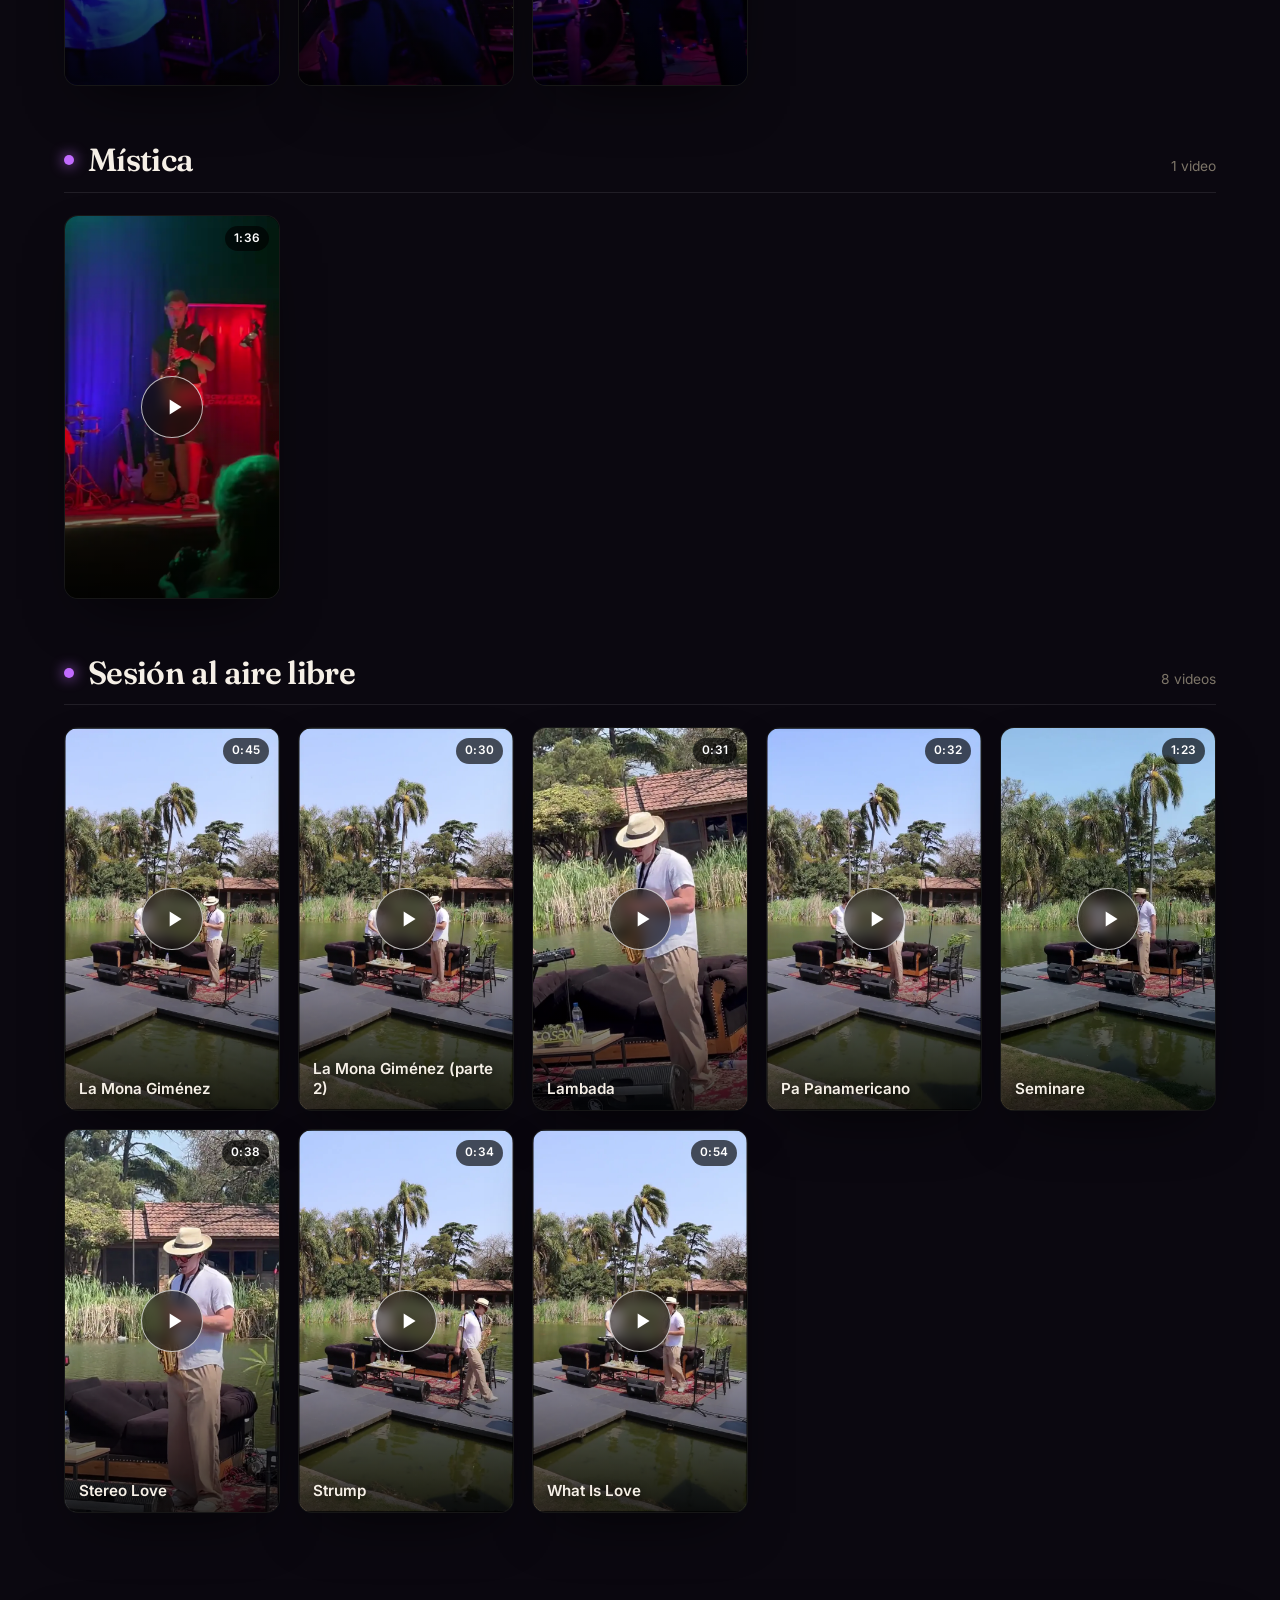
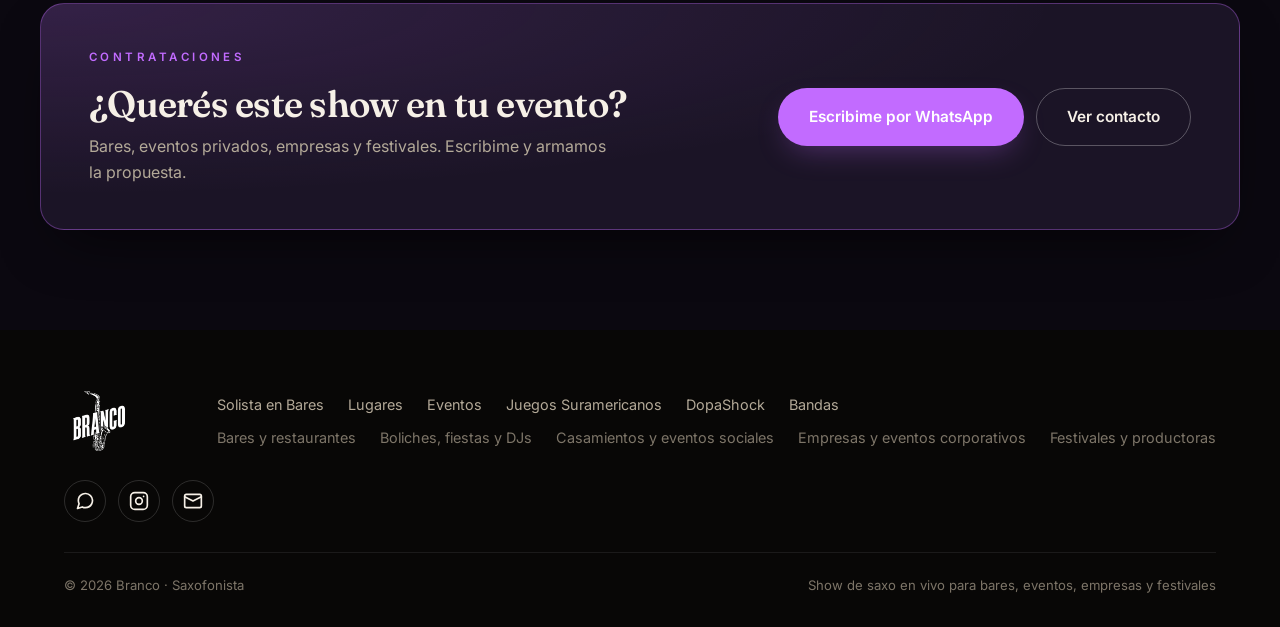
<file: dopashock.html>
<!doctype html>
<!-- generado por tools/generar_paginas.py -->
<!-- NO editar este archivo a mano: se pisa al correr actualizar.bat.
     Editá tools/plantillas/*.html o tools/generar_paginas.py -->
<html lang="es-AR">
  <head>
    <meta charset="UTF-8" />
    <meta name="viewport" content="width=device-width, initial-scale=1.0, viewport-fit=cover" />
    <title>DopaShock — Branco Saxofonista</title>
    <meta name="description" content="DopaShock: show en vivo de saxo y electrónica. Videos por lugar." />
    <meta name="theme-color" content="#0f0d0c" />
    <meta name="robots" content="index, follow" />
    <link rel="canonical" href="https://developerbranco-rgb.github.io/Branco-WebPage/dopashock.html" />

    <meta property="og:site_name" content="Branco — Saxofonista" />
    <meta property="og:title" content="DopaShock — Branco Saxofonista" />
    <meta property="og:description" content="DopaShock: show en vivo de saxo y electrónica. Videos por lugar." />
    <meta property="og:type" content="website" />
    <meta property="og:locale" content="es_AR" />
    <meta property="og:url" content="https://developerbranco-rgb.github.io/Branco-WebPage/dopashock.html" />
    <meta property="og:image" content="https://developerbranco-rgb.github.io/Branco-WebPage/media/dopashock/dopashock-en-capitan-1.webp" />
    <meta name="twitter:card" content="summary_large_image" />

    <link rel="icon" type="image/png" sizes="32x32" href="assets/icon-32.png" />
    <link rel="apple-touch-icon" href="assets/icon-180.png" />

    <link rel="preconnect" href="https://fonts.googleapis.com" />
    <link rel="preconnect" href="https://fonts.gstatic.com" crossorigin />
    <link
      href="https://fonts.googleapis.com/css2?family=Fraunces:ital,opsz,wght@0,9..144,600;1,9..144,600&family=Inter:wght@400;500;600;700&display=swap"
      rel="stylesheet"
    />
    <link rel="stylesheet" href="styles.css" />
    <noscript><style>.reveal { opacity: 1; transform: none; }</style></noscript>

    <script type="application/ld+json">
      {
        "@context": "https://schema.org",
        "@graph": [
          {
            "@type": "Person",
            "@id": "https://developerbranco-rgb.github.io/Branco-WebPage/#branco",
            "name": "Branco",
            "jobTitle": "Saxofonista",
            "url": "https://developerbranco-rgb.github.io/Branco-WebPage/",
            "image": "https://developerbranco-rgb.github.io/Branco-WebPage/assets/img/hero.jpg",
            "email": "brancoantu9@gmail.com",
            "sameAs": ["https://instagram.com/branco.sax"]
          },
          {
            "@type": "MusicGroup",
            "@id": "https://developerbranco-rgb.github.io/Branco-WebPage/#show",
            "name": "Branco — Saxofonista",
            "description": "Show de saxo en vivo para bares, eventos privados, empresas y festivales.",
            "url": "https://developerbranco-rgb.github.io/Branco-WebPage/",
            "image": "https://developerbranco-rgb.github.io/Branco-WebPage/assets/img/hero.jpg",
            "genre": ["Pop", "R&B", "Soul", "Electrónica", "Jazz"],
            "member": { "@id": "https://developerbranco-rgb.github.io/Branco-WebPage/#branco" },
            "areaServed": "AR"
          }
        ]
      }
    </script>
  </head>
  <body class="page-dopashock theme-dopa">
    <a class="skip" href="#contenido">Saltar al contenido</a>
    <nav class="nav" id="nav" aria-label="Principal">
      <a href="index.html" class="nav__brand" aria-label="Branco — Inicio">
        <img src="assets/logos/branco.webp" alt="Branco" width="120" height="120" />
      </a>
      <div class="nav__links" id="navLinks">
        <a href="index.html">Inicio</a>
        <a href="solista-en-bares.html">Solista en Bares</a>
        <a href="lugares.html">Lugares</a>
        <a href="eventos.html">Eventos</a>
        <a href="juegos-suramericanos.html">Juegos Suramericanos</a>
        <a href="dopashock.html" aria-current="page">DopaShock</a>
        <a href="bandas.html">Bandas</a>
        <a href="index.html#contacto" class="btn btn--gold nav__cta">Contratar</a>
      </div>
      <button class="nav__toggle" id="navToggle" aria-label="Abrir menú" aria-expanded="false" aria-controls="navLinks">
        <span></span><span></span><span></span>
      </button>
    </nav>

    <main id="contenido">
      <header class="phero">
        <div class="phero__bg" style="background-image:url('assets/fotos/dopashock/saveclip-app-845747306-18116726695906739-5377023438422152409.webp')" aria-hidden="true"></div>
        <div class="wrap phero__inner">
          <p class="eyebrow">Proyecto en vivo</p>
          <img class="phero__logo" src="assets/logos/dopashock-wordmark.webp" alt="DopaShock" width="843" height="296" /><h1 class="visually-hidden">DopaShock</h1>
          <p class="phero__lead">Saxo, beats y energía de pista. El show de DopaShock en cada lugar donde se presentó.</p>
          <p class="phero__stats">15 videos · 4 lugares</p>
        </div>
      </header>
<nav class="subnav" aria-label="Secciones de la página"><div class="subnav__inner wrap"><a href="#capitan" class="">Capitán</a><a href="#el-aserradero" class="">El Aserradero</a><a href="#mistica" class="">Mística</a><a href="#sesion-al-aire-libre" class="">Sesión al aire libre</a></div></nav>
<div class="wrap page"><div class="block"><section class="group reveal" id="capitan"><header class="group__head"><h2>Capitán</h2><span>3 videos</span></header><div class="vgrid vgrid--v"><a class="vcard vcard--v" href="media/dopashock/dopashock-en-capitan-1.mp4" data-video data-title="" data-poster="media/dopashock/dopashock-en-capitan-1.webp" aria-label="Reproducir video"><img src="media/dopashock/dopashock-en-capitan-1.webp" alt="" width="720" height="1280" loading="lazy" decoding="async" /><span class="vcard__play"><svg viewBox="0 0 24 24" aria-hidden="true"><path d="M8 5v14l11-7z"/></svg></span><span class="vcard__dur">0:46</span></a><a class="vcard vcard--v" href="media/dopashock/dopashock-en-capitan-2.mp4" data-video data-title="" data-poster="media/dopashock/dopashock-en-capitan-2.webp" aria-label="Reproducir video"><img src="media/dopashock/dopashock-en-capitan-2.webp" alt="" width="720" height="1280" loading="lazy" decoding="async" /><span class="vcard__play"><svg viewBox="0 0 24 24" aria-hidden="true"><path d="M8 5v14l11-7z"/></svg></span><span class="vcard__dur">0:29</span></a><a class="vcard vcard--v" href="media/dopashock/dopashock-en-capitan-3.mp4" data-video data-title="" data-poster="media/dopashock/dopashock-en-capitan-3.webp" aria-label="Reproducir video"><img src="media/dopashock/dopashock-en-capitan-3.webp" alt="" width="720" height="1280" loading="lazy" decoding="async" /><span class="vcard__play"><svg viewBox="0 0 24 24" aria-hidden="true"><path d="M8 5v14l11-7z"/></svg></span><span class="vcard__dur">0:26</span></a></div></section>
<section class="group reveal" id="el-aserradero"><header class="group__head"><h2>El Aserradero</h2><span>3 videos</span></header><div class="vgrid vgrid--v"><a class="vcard vcard--v" href="media/dopashock/dopashock-en-el-aserradero-1.mp4" data-video data-title="" data-poster="media/dopashock/dopashock-en-el-aserradero-1.webp" aria-label="Reproducir video"><img src="media/dopashock/dopashock-en-el-aserradero-1.webp" alt="" width="720" height="1280" loading="lazy" decoding="async" /><span class="vcard__play"><svg viewBox="0 0 24 24" aria-hidden="true"><path d="M8 5v14l11-7z"/></svg></span><span class="vcard__dur">0:48</span></a><a class="vcard vcard--v" href="media/dopashock/dopashock-en-el-aserradero-2.mp4" data-video data-title="" data-poster="media/dopashock/dopashock-en-el-aserradero-2.webp" aria-label="Reproducir video"><img src="media/dopashock/dopashock-en-el-aserradero-2.webp" alt="" width="720" height="1280" loading="lazy" decoding="async" /><span class="vcard__play"><svg viewBox="0 0 24 24" aria-hidden="true"><path d="M8 5v14l11-7z"/></svg></span><span class="vcard__dur">0:44</span></a><a class="vcard vcard--v" href="media/dopashock/dopashock-en-el-aserradero-3.mp4" data-video data-title="" data-poster="media/dopashock/dopashock-en-el-aserradero-3.webp" aria-label="Reproducir video"><img src="media/dopashock/dopashock-en-el-aserradero-3.webp" alt="" width="720" height="1280" loading="lazy" decoding="async" /><span class="vcard__play"><svg viewBox="0 0 24 24" aria-hidden="true"><path d="M8 5v14l11-7z"/></svg></span><span class="vcard__dur">1:01</span></a></div></section>
<section class="group reveal" id="mistica"><header class="group__head"><h2>Mística</h2><span>1 video</span></header><div class="vgrid vgrid--v"><a class="vcard vcard--v" href="media/dopashock/dopashock-en-mistica.mp4" data-video data-title="" data-poster="media/dopashock/dopashock-en-mistica.webp" aria-label="Reproducir video"><img src="media/dopashock/dopashock-en-mistica.webp" alt="" width="576" height="1024" loading="lazy" decoding="async" /><span class="vcard__play"><svg viewBox="0 0 24 24" aria-hidden="true"><path d="M8 5v14l11-7z"/></svg></span><span class="vcard__dur">1:36</span></a></div></section>
<section class="group reveal" id="sesion-al-aire-libre"><header class="group__head"><h2>Sesión al aire libre</h2><span>8 videos</span></header><div class="vgrid vgrid--v"><a class="vcard vcard--v" href="media/dopashock/la-mona-gimenez-dopashock.mp4" data-video data-title="La Mona Giménez" data-poster="media/dopashock/la-mona-gimenez-dopashock.webp" aria-label="Reproducir: La Mona Giménez"><img src="media/dopashock/la-mona-gimenez-dopashock.webp" alt="" width="720" height="1280" loading="lazy" decoding="async" /><span class="vcard__play"><svg viewBox="0 0 24 24" aria-hidden="true"><path d="M8 5v14l11-7z"/></svg></span><span class="vcard__dur">0:45</span><span class="vcard__title">La Mona Giménez</span></a><a class="vcard vcard--v" href="media/dopashock/la-mona-gimenez-mas-corto-2da-parte-dopashock.mp4" data-video data-title="La Mona Giménez (parte 2)" data-poster="media/dopashock/la-mona-gimenez-mas-corto-2da-parte-dopashock.webp" aria-label="Reproducir: La Mona Giménez (parte 2)"><img src="media/dopashock/la-mona-gimenez-mas-corto-2da-parte-dopashock.webp" alt="" width="720" height="1280" loading="lazy" decoding="async" /><span class="vcard__play"><svg viewBox="0 0 24 24" aria-hidden="true"><path d="M8 5v14l11-7z"/></svg></span><span class="vcard__dur">0:30</span><span class="vcard__title">La Mona Giménez (parte 2)</span></a><a class="vcard vcard--v" href="media/dopashock/lambada-dopashock.mp4" data-video data-title="Lambada" data-poster="media/dopashock/lambada-dopashock.webp" aria-label="Reproducir: Lambada"><img src="media/dopashock/lambada-dopashock.webp" alt="" width="720" height="1280" loading="lazy" decoding="async" /><span class="vcard__play"><svg viewBox="0 0 24 24" aria-hidden="true"><path d="M8 5v14l11-7z"/></svg></span><span class="vcard__dur">0:31</span><span class="vcard__title">Lambada</span></a><a class="vcard vcard--v" href="media/dopashock/papanamericana-dopashock.mp4" data-video data-title="Pa Panamericano" data-poster="media/dopashock/papanamericana-dopashock.webp" aria-label="Reproducir: Pa Panamericano"><img src="media/dopashock/papanamericana-dopashock.webp" alt="" width="720" height="1280" loading="lazy" decoding="async" /><span class="vcard__play"><svg viewBox="0 0 24 24" aria-hidden="true"><path d="M8 5v14l11-7z"/></svg></span><span class="vcard__dur">0:32</span><span class="vcard__title">Pa Panamericano</span></a><a class="vcard vcard--v" href="media/dopashock/seminare-final-video-papa-dopashock.mp4" data-video data-title="Seminare" data-poster="media/dopashock/seminare-final-video-papa-dopashock.webp" aria-label="Reproducir: Seminare"><img src="media/dopashock/seminare-final-video-papa-dopashock.webp" alt="" width="720" height="1280" loading="lazy" decoding="async" /><span class="vcard__play"><svg viewBox="0 0 24 24" aria-hidden="true"><path d="M8 5v14l11-7z"/></svg></span><span class="vcard__dur">1:23</span><span class="vcard__title">Seminare</span></a><a class="vcard vcard--v" href="media/dopashock/stereo-love-dopashock.mp4" data-video data-title="Stereo Love" data-poster="media/dopashock/stereo-love-dopashock.webp" aria-label="Reproducir: Stereo Love"><img src="media/dopashock/stereo-love-dopashock.webp" alt="" width="720" height="1280" loading="lazy" decoding="async" /><span class="vcard__play"><svg viewBox="0 0 24 24" aria-hidden="true"><path d="M8 5v14l11-7z"/></svg></span><span class="vcard__dur">0:38</span><span class="vcard__title">Stereo Love</span></a><a class="vcard vcard--v" href="media/dopashock/strump-dopashock.mp4" data-video data-title="Strump" data-poster="media/dopashock/strump-dopashock.webp" aria-label="Reproducir: Strump"><img src="media/dopashock/strump-dopashock.webp" alt="" width="720" height="1280" loading="lazy" decoding="async" /><span class="vcard__play"><svg viewBox="0 0 24 24" aria-hidden="true"><path d="M8 5v14l11-7z"/></svg></span><span class="vcard__dur">0:34</span><span class="vcard__title">Strump</span></a><a class="vcard vcard--v" href="media/dopashock/what-its-love-dopashock.mp4" data-video data-title="What Is Love" data-poster="media/dopashock/what-its-love-dopashock.webp" aria-label="Reproducir: What Is Love"><img src="media/dopashock/what-its-love-dopashock.webp" alt="" width="720" height="1280" loading="lazy" decoding="async" /><span class="vcard__play"><svg viewBox="0 0 24 24" aria-hidden="true"><path d="M8 5v14l11-7z"/></svg></span><span class="vcard__dur">0:54</span><span class="vcard__title">What Is Love</span></a></div></section></div></div>
<section class="cta">
        <div class="wrap cta__inner reveal">
          <div>
            <p class="eyebrow">Contrataciones</p>
            <h2>¿Querés este show en tu evento?</h2>
            <p>Bares, eventos privados, empresas y festivales. Escribime y armamos la propuesta.</p>
          </div>
          <div class="cta__btns">
            <a class="btn btn--gold" data-wa href="index.html#contacto">Escribime por WhatsApp</a>
            <a class="btn btn--ghost" href="index.html#contacto">Ver contacto</a>
          </div>
        </div>
      </section>
    </main>

    <footer class="footer">
      <div class="wrap">
        <div class="footer__top">
          <a href="index.html" class="footer__brand" aria-label="Branco — Inicio">
            <img src="assets/logos/branco.webp" alt="Branco" width="120" height="120" loading="lazy" />
          </a>
          <div class="footer__navs">
            <nav class="footer__links" aria-label="Videos">
              <a href="solista-en-bares.html">Solista en Bares</a>
<a href="lugares.html">Lugares</a>
<a href="eventos.html">Eventos</a>
<a href="juegos-suramericanos.html">Juegos Suramericanos</a>
<a href="dopashock.html">DopaShock</a>
<a href="bandas.html">Bandas</a>
            </nav>
            <nav class="footer__links footer__links--props" aria-label="Propuestas">
              <a href="para-bares.html">Bares y restaurantes</a>
<a href="para-fiestas.html">Boliches, fiestas y DJs</a>
<a href="para-casamientos.html">Casamientos y eventos sociales</a>
<a href="para-empresas.html">Empresas y eventos corporativos</a>
<a href="para-festivales.html">Festivales y productoras</a>
            </nav>
          </div>
          <div class="footer__soc">
            <a data-wa href="#" target="_blank" rel="noopener" aria-label="WhatsApp">
              <svg viewBox="0 0 24 24" stroke-width="2" stroke-linecap="round" stroke-linejoin="round"><path d="M21 11.5a8.38 8.38 0 0 1-.9 3.8 8.5 8.5 0 0 1-7.6 4.7 8.38 8.38 0 0 1-3.8-.9L3 21l1.9-5.7a8.38 8.38 0 0 1-.9-3.8 8.5 8.5 0 0 1 4.7-7.6 8.38 8.38 0 0 1 3.8-.9h.5a8.48 8.48 0 0 1 8 8v.5z" /></svg>
            </a>
            <a data-ig href="#" target="_blank" rel="noopener" aria-label="Instagram">
              <svg viewBox="0 0 24 24" stroke-width="2" stroke-linecap="round" stroke-linejoin="round"><rect x="2" y="2" width="20" height="20" rx="5" /><circle cx="12" cy="12" r="4" /><path d="M17.5 6.5h.01" /></svg>
            </a>
            <a data-mail href="#" aria-label="Email">
              <svg viewBox="0 0 24 24" stroke-width="2" stroke-linecap="round" stroke-linejoin="round"><rect x="2" y="4" width="20" height="16" rx="2" /><path d="m22 7-10 5L2 7" /></svg>
            </a>
          </div>
        </div>
        <div class="footer__bottom">
          <span>© <span data-year></span> Branco · Saxofonista</span>
          <span>Show de saxo en vivo para bares, eventos, empresas y festivales</span>
        </div>
      </div>
    </footer>

    <a class="wa-float" data-wa href="#" target="_blank" rel="noopener" aria-label="Escribime por WhatsApp">
      <svg viewBox="0 0 24 24" aria-hidden="true"><path d="M12 2a10 10 0 0 0-8.6 15l-1.3 4.8 4.9-1.3A10 10 0 1 0 12 2z" /></svg>
    </a>

    <!-- Reproductor de videos -->
    <div class="player" id="player" role="dialog" aria-modal="true" aria-label="Reproductor de video" hidden>
      <div class="player__top">
        <p class="player__title" id="playerTitle"></p>
        <span class="player__count" id="playerCount"></span>
        <button class="player__nav player__nav--prev" id="playerPrev" type="button" aria-label="Video anterior">
          <svg viewBox="0 0 24 24"><path d="M15 5 8 12l7 7" /></svg>
        </button>
        <button class="player__nav player__nav--next" id="playerNext" type="button" aria-label="Video siguiente">
          <svg viewBox="0 0 24 24"><path d="m9 5 7 7-7 7" /></svg>
        </button>
        <button class="player__close" id="playerClose" type="button" aria-label="Cerrar">
          <svg viewBox="0 0 24 24"><path d="M6 6l12 12M18 6 6 18" /></svg>
        </button>
      </div>
      <div class="player__stage" id="playerStage">
        <video id="playerVideo" controls playsinline preload="auto"></video>
      </div>
    </div>

    <!-- Fotos ampliadas -->
    <div class="lightbox" id="lightbox" role="dialog" aria-modal="true" aria-label="Foto ampliada">
      <button class="lightbox__close" id="lbClose" aria-label="Cerrar">&times;</button>
      <img alt="" id="lbImg" />
    </div>


    <script src="script.js"></script>
  </body>
</html>
</file>
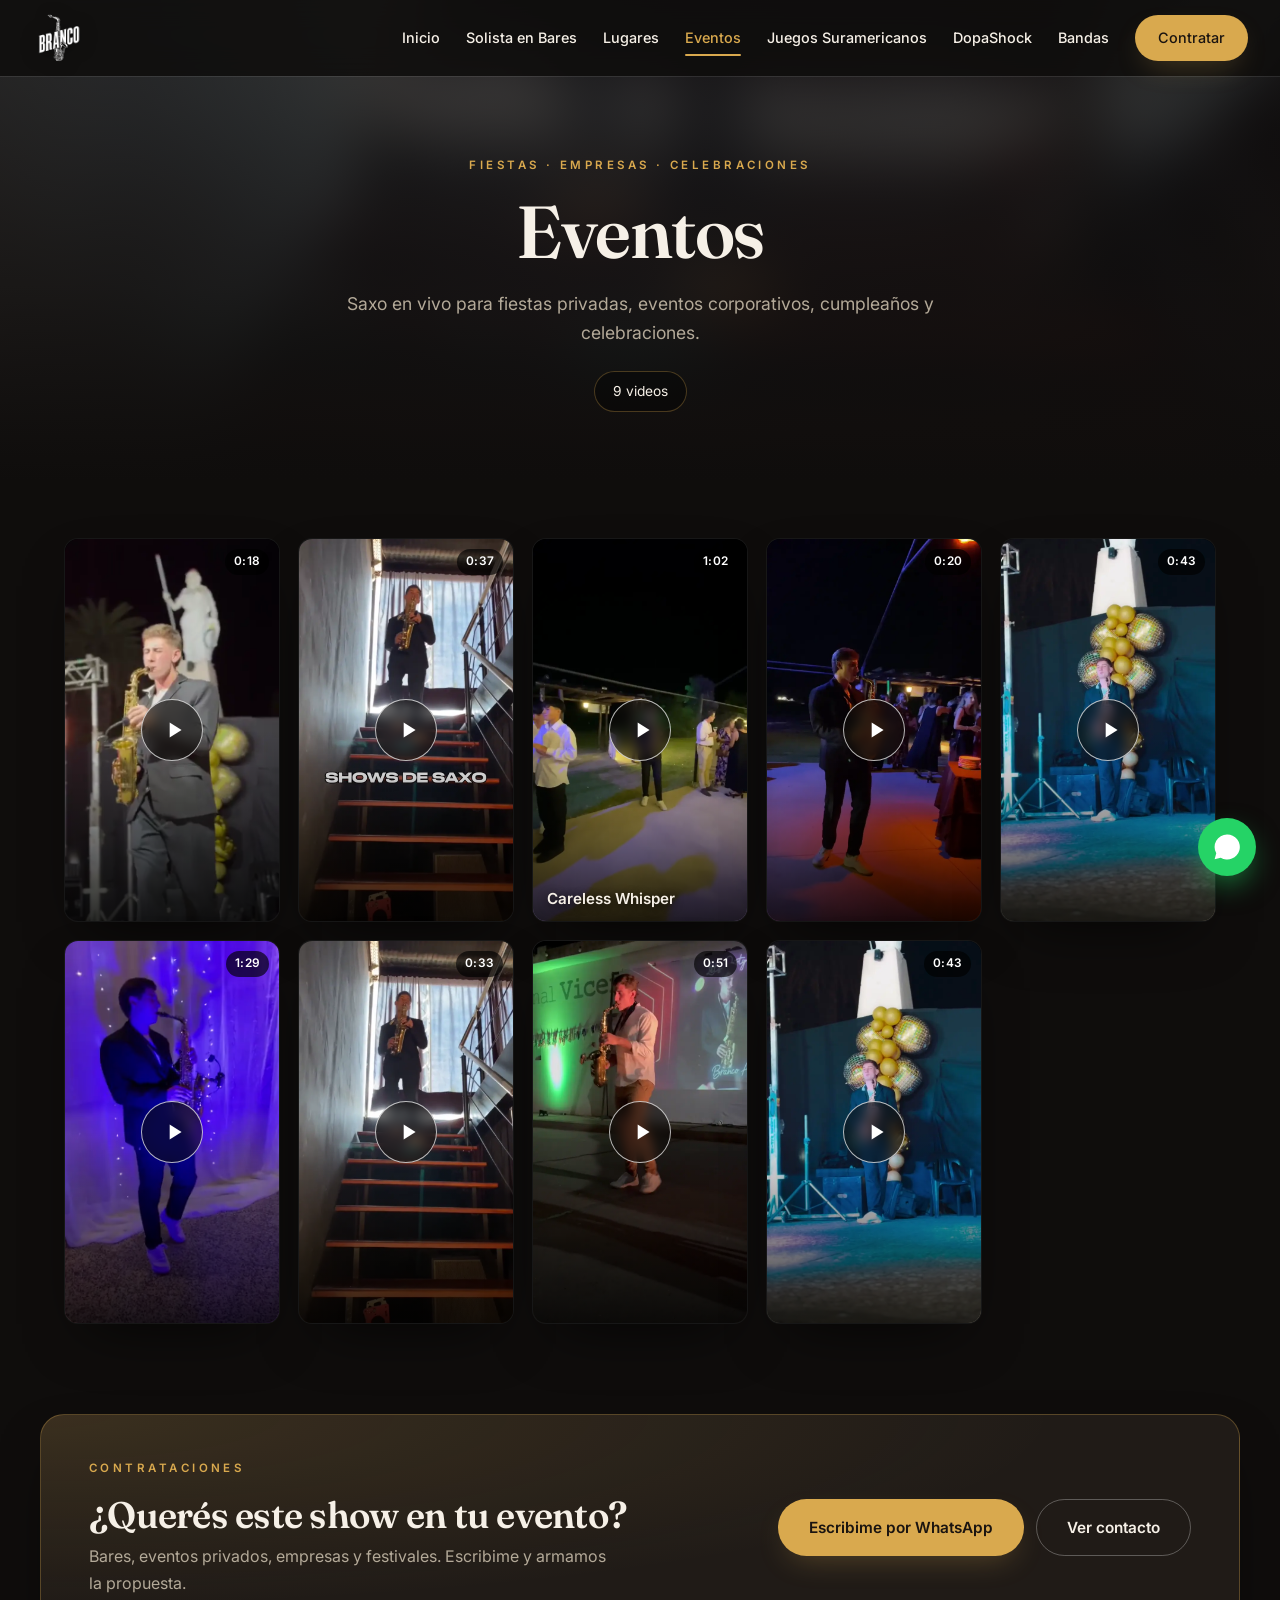
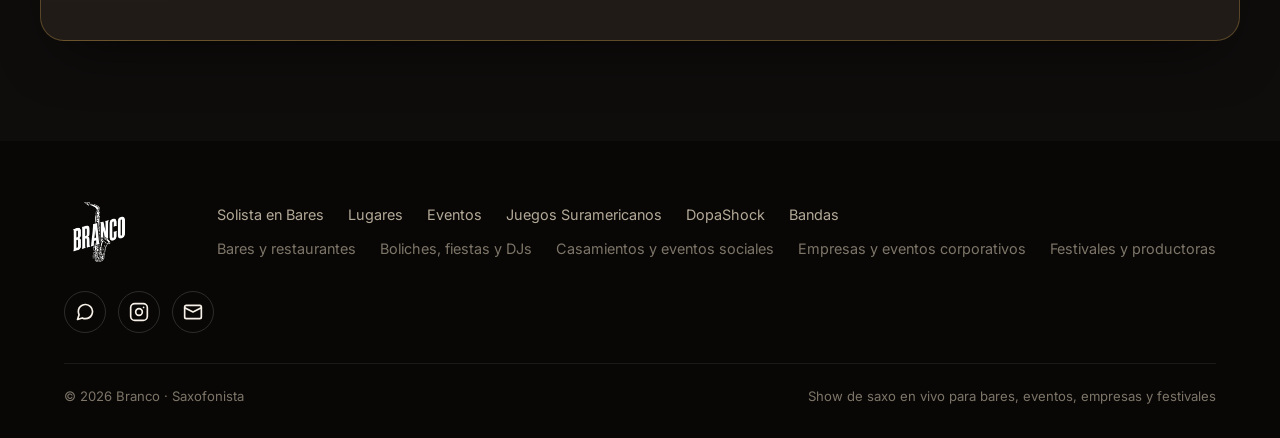
<file: eventos.html>
<!doctype html>
<!-- generado por tools/generar_paginas.py -->
<!-- NO editar este archivo a mano: se pisa al correr actualizar.bat.
     Editá tools/plantillas/*.html o tools/generar_paginas.py -->
<html lang="es-AR">
  <head>
    <meta charset="UTF-8" />
    <meta name="viewport" content="width=device-width, initial-scale=1.0, viewport-fit=cover" />
    <title>Eventos — Branco Saxofonista</title>
    <meta name="description" content="Videos de Branco, saxofonista, en fiestas privadas, eventos corporativos y celebraciones." />
    <meta name="theme-color" content="#0f0d0c" />
    <meta name="robots" content="index, follow" />
    <link rel="canonical" href="https://developerbranco-rgb.github.io/Branco-WebPage/eventos.html" />

    <meta property="og:site_name" content="Branco — Saxofonista" />
    <meta property="og:title" content="Eventos — Branco Saxofonista" />
    <meta property="og:description" content="Videos de Branco, saxofonista, en fiestas privadas, eventos corporativos y celebraciones." />
    <meta property="og:type" content="website" />
    <meta property="og:locale" content="es_AR" />
    <meta property="og:url" content="https://developerbranco-rgb.github.io/Branco-WebPage/eventos.html" />
    <meta property="og:image" content="https://developerbranco-rgb.github.io/Branco-WebPage/media/eventos/branco-saxofonista.webp" />
    <meta name="twitter:card" content="summary_large_image" />

    <link rel="icon" type="image/png" sizes="32x32" href="assets/icon-32.png" />
    <link rel="apple-touch-icon" href="assets/icon-180.png" />

    <link rel="preconnect" href="https://fonts.googleapis.com" />
    <link rel="preconnect" href="https://fonts.gstatic.com" crossorigin />
    <link
      href="https://fonts.googleapis.com/css2?family=Fraunces:ital,opsz,wght@0,9..144,600;1,9..144,600&family=Inter:wght@400;500;600;700&display=swap"
      rel="stylesheet"
    />
    <link rel="stylesheet" href="styles.css" />
    <noscript><style>.reveal { opacity: 1; transform: none; }</style></noscript>

    <script type="application/ld+json">
      {
        "@context": "https://schema.org",
        "@graph": [
          {
            "@type": "Person",
            "@id": "https://developerbranco-rgb.github.io/Branco-WebPage/#branco",
            "name": "Branco",
            "jobTitle": "Saxofonista",
            "url": "https://developerbranco-rgb.github.io/Branco-WebPage/",
            "image": "https://developerbranco-rgb.github.io/Branco-WebPage/assets/img/hero.jpg",
            "email": "brancoantu9@gmail.com",
            "sameAs": ["https://instagram.com/branco.sax"]
          },
          {
            "@type": "MusicGroup",
            "@id": "https://developerbranco-rgb.github.io/Branco-WebPage/#show",
            "name": "Branco — Saxofonista",
            "description": "Show de saxo en vivo para bares, eventos privados, empresas y festivales.",
            "url": "https://developerbranco-rgb.github.io/Branco-WebPage/",
            "image": "https://developerbranco-rgb.github.io/Branco-WebPage/assets/img/hero.jpg",
            "genre": ["Pop", "R&B", "Soul", "Electrónica", "Jazz"],
            "member": { "@id": "https://developerbranco-rgb.github.io/Branco-WebPage/#branco" },
            "areaServed": "AR"
          }
        ]
      }
    </script>
  </head>
  <body class="page-eventos">
    <a class="skip" href="#contenido">Saltar al contenido</a>
    <nav class="nav" id="nav" aria-label="Principal">
      <a href="index.html" class="nav__brand" aria-label="Branco — Inicio">
        <img src="assets/logos/branco.webp" alt="Branco" width="120" height="120" />
      </a>
      <div class="nav__links" id="navLinks">
        <a href="index.html">Inicio</a>
        <a href="solista-en-bares.html">Solista en Bares</a>
        <a href="lugares.html">Lugares</a>
        <a href="eventos.html" aria-current="page">Eventos</a>
        <a href="juegos-suramericanos.html">Juegos Suramericanos</a>
        <a href="dopashock.html">DopaShock</a>
        <a href="bandas.html">Bandas</a>
        <a href="index.html#contacto" class="btn btn--gold nav__cta">Contratar</a>
      </div>
      <button class="nav__toggle" id="navToggle" aria-label="Abrir menú" aria-expanded="false" aria-controls="navLinks">
        <span></span><span></span><span></span>
      </button>
    </nav>

    <main id="contenido">
      <header class="phero">
        <div class="phero__bg" style="background-image:url('media/eventos/branco-saxofonista.webp')" aria-hidden="true"></div>
        <div class="wrap phero__inner">
          <p class="eyebrow">Fiestas · Empresas · Celebraciones</p>
          <h1>Eventos</h1>
          <p class="phero__lead">Saxo en vivo para fiestas privadas, eventos corporativos, cumpleaños y celebraciones.</p>
          <p class="phero__stats">9 videos</p>
        </div>
      </header>

<div class="wrap page"><div class="block"><section class="group reveal"><div class="vgrid vgrid--v"><a class="vcard vcard--v" href="media/eventos/89270f45-6e95-4878-88b0-e51ea0ee5f00.mp4" data-video data-title="" data-poster="media/eventos/89270f45-6e95-4878-88b0-e51ea0ee5f00.webp" aria-label="Reproducir video"><img src="media/eventos/89270f45-6e95-4878-88b0-e51ea0ee5f00.webp" alt="" width="464" height="832" loading="lazy" decoding="async" /><span class="vcard__play"><svg viewBox="0 0 24 24" aria-hidden="true"><path d="M8 5v14l11-7z"/></svg></span><span class="vcard__dur">0:18</span></a><a class="vcard vcard--v" href="media/eventos/branco-saxofonista.mp4" data-video data-title="" data-poster="media/eventos/branco-saxofonista.webp" aria-label="Reproducir video"><img src="media/eventos/branco-saxofonista.webp" alt="" width="720" height="1280" loading="lazy" decoding="async" /><span class="vcard__play"><svg viewBox="0 0 24 24" aria-hidden="true"><path d="M8 5v14l11-7z"/></svg></span><span class="vcard__dur">0:37</span></a><a class="vcard vcard--v" href="media/eventos/carelleswhisper.mp4" data-video data-title="Careless Whisper" data-poster="media/eventos/carelleswhisper.webp" aria-label="Reproducir: Careless Whisper"><img src="media/eventos/carelleswhisper.webp" alt="" width="720" height="1280" loading="lazy" decoding="async" /><span class="vcard__play"><svg viewBox="0 0 24 24" aria-hidden="true"><path d="M8 5v14l11-7z"/></svg></span><span class="vcard__dur">1:02</span><span class="vcard__title">Careless Whisper</span></a><a class="vcard vcard--v" href="media/eventos/eventos-2.mp4" data-video data-title="" data-poster="media/eventos/eventos-2.webp" aria-label="Reproducir video"><img src="media/eventos/eventos-2.webp" alt="" width="720" height="1280" loading="lazy" decoding="async" /><span class="vcard__play"><svg viewBox="0 0 24 24" aria-hidden="true"><path d="M8 5v14l11-7z"/></svg></span><span class="vcard__dur">0:20</span></a><a class="vcard vcard--v" href="media/eventos/eventos-3.mp4" data-video data-title="" data-poster="media/eventos/eventos-3.webp" aria-label="Reproducir video"><img src="media/eventos/eventos-3.webp" alt="" width="720" height="1280" loading="lazy" decoding="async" /><span class="vcard__play"><svg viewBox="0 0 24 24" aria-hidden="true"><path d="M8 5v14l11-7z"/></svg></span><span class="vcard__dur">0:43</span></a><a class="vcard vcard--v" href="media/eventos/eventos-4.mp4" data-video data-title="" data-poster="media/eventos/eventos-4.webp" aria-label="Reproducir video"><img src="media/eventos/eventos-4.webp" alt="" width="480" height="848" loading="lazy" decoding="async" /><span class="vcard__play"><svg viewBox="0 0 24 24" aria-hidden="true"><path d="M8 5v14l11-7z"/></svg></span><span class="vcard__dur">1:29</span></a><a class="vcard vcard--v" href="media/eventos/eventos-5.mp4" data-video data-title="" data-poster="media/eventos/eventos-5.webp" aria-label="Reproducir video"><img src="media/eventos/eventos-5.webp" alt="" width="720" height="1280" loading="lazy" decoding="async" /><span class="vcard__play"><svg viewBox="0 0 24 24" aria-hidden="true"><path d="M8 5v14l11-7z"/></svg></span><span class="vcard__dur">0:33</span></a><a class="vcard vcard--v" href="media/eventos/eventos.mp4" data-video data-title="" data-poster="media/eventos/eventos.webp" aria-label="Reproducir video"><img src="media/eventos/eventos.webp" alt="" width="720" height="1280" loading="lazy" decoding="async" /><span class="vcard__play"><svg viewBox="0 0 24 24" aria-hidden="true"><path d="M8 5v14l11-7z"/></svg></span><span class="vcard__dur">0:51</span></a><a class="vcard vcard--v" href="media/eventos/img-8028.mp4" data-video data-title="" data-poster="media/eventos/img-8028.webp" aria-label="Reproducir video"><img src="media/eventos/img-8028.webp" alt="" width="720" height="1280" loading="lazy" decoding="async" /><span class="vcard__play"><svg viewBox="0 0 24 24" aria-hidden="true"><path d="M8 5v14l11-7z"/></svg></span><span class="vcard__dur">0:43</span></a></div></section></div></div>
<section class="cta">
        <div class="wrap cta__inner reveal">
          <div>
            <p class="eyebrow">Contrataciones</p>
            <h2>¿Querés este show en tu evento?</h2>
            <p>Bares, eventos privados, empresas y festivales. Escribime y armamos la propuesta.</p>
          </div>
          <div class="cta__btns">
            <a class="btn btn--gold" data-wa href="index.html#contacto">Escribime por WhatsApp</a>
            <a class="btn btn--ghost" href="index.html#contacto">Ver contacto</a>
          </div>
        </div>
      </section>
    </main>

    <footer class="footer">
      <div class="wrap">
        <div class="footer__top">
          <a href="index.html" class="footer__brand" aria-label="Branco — Inicio">
            <img src="assets/logos/branco.webp" alt="Branco" width="120" height="120" loading="lazy" />
          </a>
          <div class="footer__navs">
            <nav class="footer__links" aria-label="Videos">
              <a href="solista-en-bares.html">Solista en Bares</a>
<a href="lugares.html">Lugares</a>
<a href="eventos.html">Eventos</a>
<a href="juegos-suramericanos.html">Juegos Suramericanos</a>
<a href="dopashock.html">DopaShock</a>
<a href="bandas.html">Bandas</a>
            </nav>
            <nav class="footer__links footer__links--props" aria-label="Propuestas">
              <a href="para-bares.html">Bares y restaurantes</a>
<a href="para-fiestas.html">Boliches, fiestas y DJs</a>
<a href="para-casamientos.html">Casamientos y eventos sociales</a>
<a href="para-empresas.html">Empresas y eventos corporativos</a>
<a href="para-festivales.html">Festivales y productoras</a>
            </nav>
          </div>
          <div class="footer__soc">
            <a data-wa href="#" target="_blank" rel="noopener" aria-label="WhatsApp">
              <svg viewBox="0 0 24 24" stroke-width="2" stroke-linecap="round" stroke-linejoin="round"><path d="M21 11.5a8.38 8.38 0 0 1-.9 3.8 8.5 8.5 0 0 1-7.6 4.7 8.38 8.38 0 0 1-3.8-.9L3 21l1.9-5.7a8.38 8.38 0 0 1-.9-3.8 8.5 8.5 0 0 1 4.7-7.6 8.38 8.38 0 0 1 3.8-.9h.5a8.48 8.48 0 0 1 8 8v.5z" /></svg>
            </a>
            <a data-ig href="#" target="_blank" rel="noopener" aria-label="Instagram">
              <svg viewBox="0 0 24 24" stroke-width="2" stroke-linecap="round" stroke-linejoin="round"><rect x="2" y="2" width="20" height="20" rx="5" /><circle cx="12" cy="12" r="4" /><path d="M17.5 6.5h.01" /></svg>
            </a>
            <a data-mail href="#" aria-label="Email">
              <svg viewBox="0 0 24 24" stroke-width="2" stroke-linecap="round" stroke-linejoin="round"><rect x="2" y="4" width="20" height="16" rx="2" /><path d="m22 7-10 5L2 7" /></svg>
            </a>
          </div>
        </div>
        <div class="footer__bottom">
          <span>© <span data-year></span> Branco · Saxofonista</span>
          <span>Show de saxo en vivo para bares, eventos, empresas y festivales</span>
        </div>
      </div>
    </footer>

    <a class="wa-float" data-wa href="#" target="_blank" rel="noopener" aria-label="Escribime por WhatsApp">
      <svg viewBox="0 0 24 24" aria-hidden="true"><path d="M12 2a10 10 0 0 0-8.6 15l-1.3 4.8 4.9-1.3A10 10 0 1 0 12 2z" /></svg>
    </a>

    <!-- Reproductor de videos -->
    <div class="player" id="player" role="dialog" aria-modal="true" aria-label="Reproductor de video" hidden>
      <div class="player__top">
        <p class="player__title" id="playerTitle"></p>
        <span class="player__count" id="playerCount"></span>
        <button class="player__nav player__nav--prev" id="playerPrev" type="button" aria-label="Video anterior">
          <svg viewBox="0 0 24 24"><path d="M15 5 8 12l7 7" /></svg>
        </button>
        <button class="player__nav player__nav--next" id="playerNext" type="button" aria-label="Video siguiente">
          <svg viewBox="0 0 24 24"><path d="m9 5 7 7-7 7" /></svg>
        </button>
        <button class="player__close" id="playerClose" type="button" aria-label="Cerrar">
          <svg viewBox="0 0 24 24"><path d="M6 6l12 12M18 6 6 18" /></svg>
        </button>
      </div>
      <div class="player__stage" id="playerStage">
        <video id="playerVideo" controls playsinline preload="auto"></video>
      </div>
    </div>

    <!-- Fotos ampliadas -->
    <div class="lightbox" id="lightbox" role="dialog" aria-modal="true" aria-label="Foto ampliada">
      <button class="lightbox__close" id="lbClose" aria-label="Cerrar">&times;</button>
      <img alt="" id="lbImg" />
    </div>


    <script src="script.js"></script>
  </body>
</html>
</file>
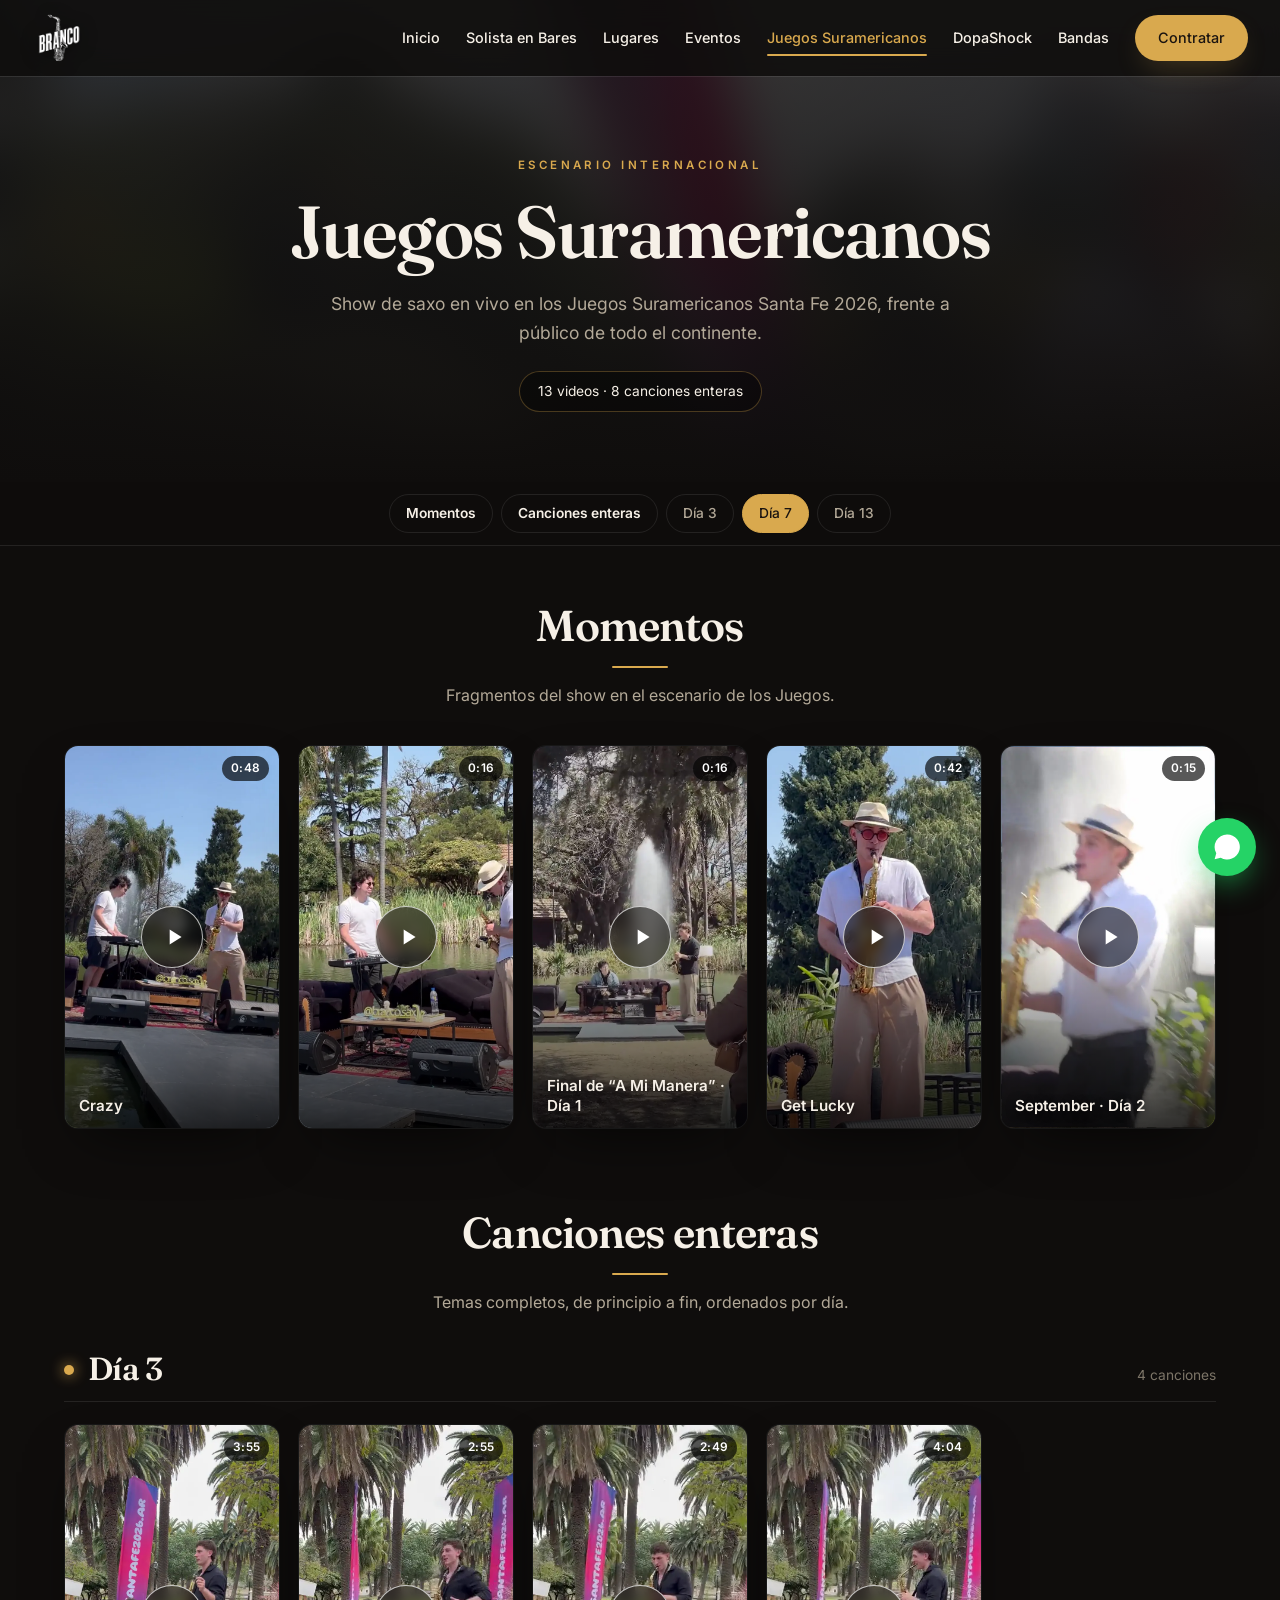
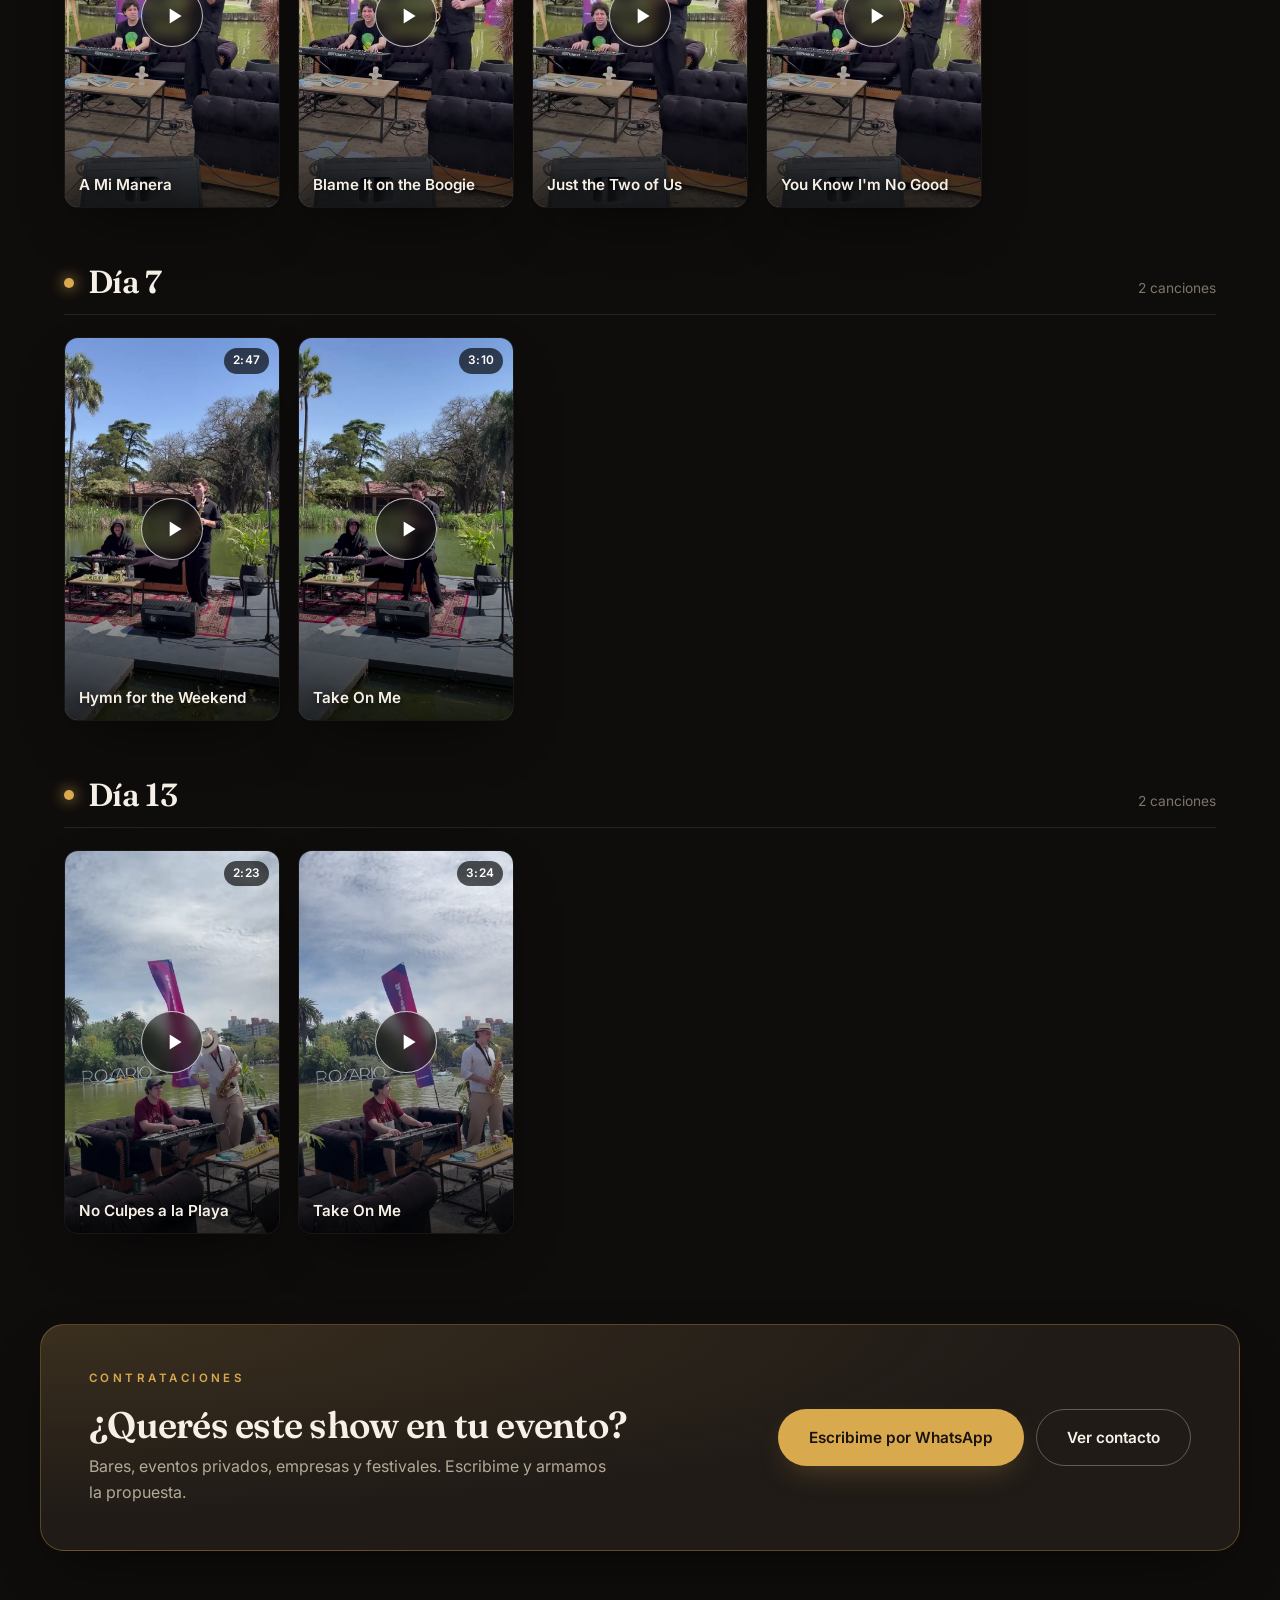
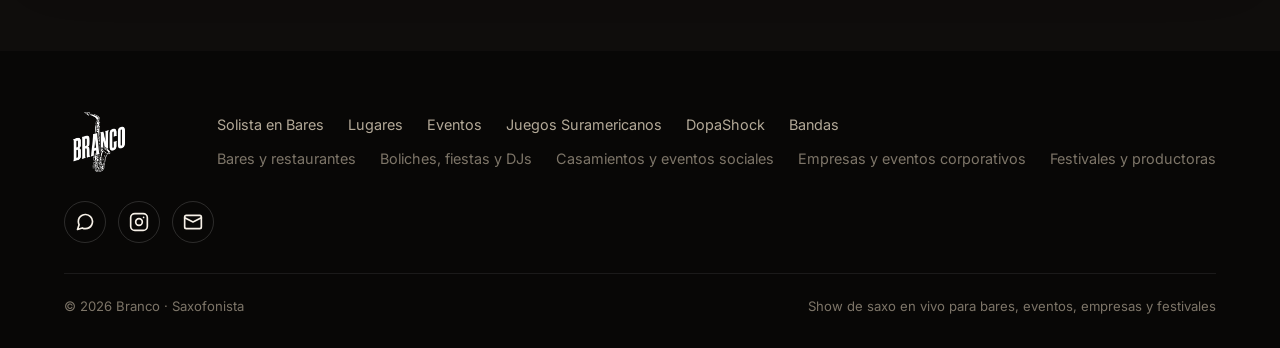
<file: juegos-suramericanos.html>
<!doctype html>
<!-- generado por tools/generar_paginas.py -->
<!-- NO editar este archivo a mano: se pisa al correr actualizar.bat.
     Editá tools/plantillas/*.html o tools/generar_paginas.py -->
<html lang="es-AR">
  <head>
    <meta charset="UTF-8" />
    <meta name="viewport" content="width=device-width, initial-scale=1.0, viewport-fit=cover" />
    <title>Juegos Suramericanos — Branco Saxofonista</title>
    <meta name="description" content="Branco tocando el saxo en vivo en los Juegos Suramericanos Santa Fe 2026: momentos y canciones completas por día." />
    <meta name="theme-color" content="#0f0d0c" />
    <meta name="robots" content="index, follow" />
    <link rel="canonical" href="https://developerbranco-rgb.github.io/Branco-WebPage/juegos-suramericanos.html" />

    <meta property="og:site_name" content="Branco — Saxofonista" />
    <meta property="og:title" content="Juegos Suramericanos — Branco Saxofonista" />
    <meta property="og:description" content="Branco tocando el saxo en vivo en los Juegos Suramericanos Santa Fe 2026: momentos y canciones completas por día." />
    <meta property="og:type" content="website" />
    <meta property="og:locale" content="es_AR" />
    <meta property="og:url" content="https://developerbranco-rgb.github.io/Branco-WebPage/juegos-suramericanos.html" />
    <meta property="og:image" content="https://developerbranco-rgb.github.io/Branco-WebPage/media/juegos-suramericanos/take-on-me-entero-dia-13.webp" />
    <meta name="twitter:card" content="summary_large_image" />

    <link rel="icon" type="image/png" sizes="32x32" href="assets/icon-32.png" />
    <link rel="apple-touch-icon" href="assets/icon-180.png" />

    <link rel="preconnect" href="https://fonts.googleapis.com" />
    <link rel="preconnect" href="https://fonts.gstatic.com" crossorigin />
    <link
      href="https://fonts.googleapis.com/css2?family=Fraunces:ital,opsz,wght@0,9..144,600;1,9..144,600&family=Inter:wght@400;500;600;700&display=swap"
      rel="stylesheet"
    />
    <link rel="stylesheet" href="styles.css" />
    <noscript><style>.reveal { opacity: 1; transform: none; }</style></noscript>

    <script type="application/ld+json">
      {
        "@context": "https://schema.org",
        "@graph": [
          {
            "@type": "Person",
            "@id": "https://developerbranco-rgb.github.io/Branco-WebPage/#branco",
            "name": "Branco",
            "jobTitle": "Saxofonista",
            "url": "https://developerbranco-rgb.github.io/Branco-WebPage/",
            "image": "https://developerbranco-rgb.github.io/Branco-WebPage/assets/img/hero.jpg",
            "email": "brancoantu9@gmail.com",
            "sameAs": ["https://instagram.com/branco.sax"]
          },
          {
            "@type": "MusicGroup",
            "@id": "https://developerbranco-rgb.github.io/Branco-WebPage/#show",
            "name": "Branco — Saxofonista",
            "description": "Show de saxo en vivo para bares, eventos privados, empresas y festivales.",
            "url": "https://developerbranco-rgb.github.io/Branco-WebPage/",
            "image": "https://developerbranco-rgb.github.io/Branco-WebPage/assets/img/hero.jpg",
            "genre": ["Pop", "R&B", "Soul", "Electrónica", "Jazz"],
            "member": { "@id": "https://developerbranco-rgb.github.io/Branco-WebPage/#branco" },
            "areaServed": "AR"
          }
        ]
      }
    </script>
  </head>
  <body class="page-juegos-suramericanos">
    <a class="skip" href="#contenido">Saltar al contenido</a>
    <nav class="nav" id="nav" aria-label="Principal">
      <a href="index.html" class="nav__brand" aria-label="Branco — Inicio">
        <img src="assets/logos/branco.webp" alt="Branco" width="120" height="120" />
      </a>
      <div class="nav__links" id="navLinks">
        <a href="index.html">Inicio</a>
        <a href="solista-en-bares.html">Solista en Bares</a>
        <a href="lugares.html">Lugares</a>
        <a href="eventos.html">Eventos</a>
        <a href="juegos-suramericanos.html" aria-current="page">Juegos Suramericanos</a>
        <a href="dopashock.html">DopaShock</a>
        <a href="bandas.html">Bandas</a>
        <a href="index.html#contacto" class="btn btn--gold nav__cta">Contratar</a>
      </div>
      <button class="nav__toggle" id="navToggle" aria-label="Abrir menú" aria-expanded="false" aria-controls="navLinks">
        <span></span><span></span><span></span>
      </button>
    </nav>

    <main id="contenido">
      <header class="phero">
        <div class="phero__bg" style="background-image:url('media/juegos-suramericanos/take-on-me-entero-dia-13.webp')" aria-hidden="true"></div>
        <div class="wrap phero__inner">
          <p class="eyebrow">Escenario internacional</p>
          <h1>Juegos Suramericanos</h1>
          <p class="phero__lead">Show de saxo en vivo en los Juegos Suramericanos Santa Fe 2026, frente a público de todo el continente.</p>
          <p class="phero__stats">13 videos · 8 canciones enteras</p>
        </div>
      </header>
<nav class="subnav" aria-label="Secciones de la página"><div class="subnav__inner wrap"><a href="#momentos" class="is-main">Momentos</a><a href="#canciones-enteras" class="is-main">Canciones enteras</a><a href="#canciones-enteras-dia-3" class="">Día 3</a><a href="#canciones-enteras-dia-7" class="">Día 7</a><a href="#canciones-enteras-dia-13" class="">Día 13</a></div></nav>
<div class="wrap page"><div class="block"><header class="block__head reveal" id="momentos"><h2>Momentos</h2><p>Fragmentos del show en el escenario de los Juegos.</p></header>
<section class="group reveal"><div class="vgrid vgrid--v"><a class="vcard vcard--v" href="media/juegos-suramericanos/crazy-una-parte.mp4" data-video data-title="Crazy" data-poster="media/juegos-suramericanos/crazy-una-parte.webp" aria-label="Reproducir: Crazy"><img src="media/juegos-suramericanos/crazy-una-parte.webp" alt="" width="720" height="1280" loading="lazy" decoding="async" /><span class="vcard__play"><svg viewBox="0 0 24 24" aria-hidden="true"><path d="M8 5v14l11-7z"/></svg></span><span class="vcard__dur">0:48</span><span class="vcard__title">Crazy</span></a><a class="vcard vcard--v" href="media/juegos-suramericanos/f4a34331bbb18ca47d85cae022716f8d20261001210835.mp4" data-video data-title="" data-poster="media/juegos-suramericanos/f4a34331bbb18ca47d85cae022716f8d20261001210835.webp" aria-label="Reproducir video"><img src="media/juegos-suramericanos/f4a34331bbb18ca47d85cae022716f8d20261001210835.webp" alt="" width="720" height="1280" loading="lazy" decoding="async" /><span class="vcard__play"><svg viewBox="0 0 24 24" aria-hidden="true"><path d="M8 5v14l11-7z"/></svg></span><span class="vcard__dur">0:16</span></a><a class="vcard vcard--v" href="media/juegos-suramericanos/final-de-a-mi-manera-en-los-juegos-suramericanos-dia-1-juego.mp4" data-video data-title="Final de “A Mi Manera” · Día 1" data-poster="media/juegos-suramericanos/final-de-a-mi-manera-en-los-juegos-suramericanos-dia-1-juego.webp" aria-label="Reproducir: Final de “A Mi Manera” · Día 1"><img src="media/juegos-suramericanos/final-de-a-mi-manera-en-los-juegos-suramericanos-dia-1-juego.webp" alt="" width="720" height="1280" loading="lazy" decoding="async" /><span class="vcard__play"><svg viewBox="0 0 24 24" aria-hidden="true"><path d="M8 5v14l11-7z"/></svg></span><span class="vcard__dur">0:16</span><span class="vcard__title">Final de “A Mi Manera” · Día 1</span></a><a class="vcard vcard--v" href="media/juegos-suramericanos/get-lucky-una-parte.mp4" data-video data-title="Get Lucky" data-poster="media/juegos-suramericanos/get-lucky-una-parte.webp" aria-label="Reproducir: Get Lucky"><img src="media/juegos-suramericanos/get-lucky-una-parte.webp" alt="" width="720" height="1280" loading="lazy" decoding="async" /><span class="vcard__play"><svg viewBox="0 0 24 24" aria-hidden="true"><path d="M8 5v14l11-7z"/></svg></span><span class="vcard__dur">0:42</span><span class="vcard__title">Get Lucky</span></a><a class="vcard vcard--v" href="media/juegos-suramericanos/un-pedacito-de-september-en-los-juegos-suramericanos-dia-2-p.mp4" data-video data-title="September · Día 2" data-poster="media/juegos-suramericanos/un-pedacito-de-september-en-los-juegos-suramericanos-dia-2-p.webp" aria-label="Reproducir: September · Día 2"><img src="media/juegos-suramericanos/un-pedacito-de-september-en-los-juegos-suramericanos-dia-2-p.webp" alt="" width="720" height="1280" loading="lazy" decoding="async" /><span class="vcard__play"><svg viewBox="0 0 24 24" aria-hidden="true"><path d="M8 5v14l11-7z"/></svg></span><span class="vcard__dur">0:15</span><span class="vcard__title">September · Día 2</span></a></div></section></div>
<div class="block"><header class="block__head reveal" id="canciones-enteras"><h2>Canciones enteras</h2><p>Temas completos, de principio a fin, ordenados por día.</p></header>
<section class="group reveal" id="canciones-enteras-dia-3"><header class="group__head"><h3>Día 3</h3><span>4 canciones</span></header><div class="vgrid vgrid--v"><a class="vcard vcard--v" href="media/juegos-suramericanos/a-mi-manera-entero-dia-3.mp4" data-video data-title="A Mi Manera" data-poster="media/juegos-suramericanos/a-mi-manera-entero-dia-3.webp" aria-label="Reproducir: A Mi Manera"><img src="media/juegos-suramericanos/a-mi-manera-entero-dia-3.webp" alt="" width="720" height="1280" loading="lazy" decoding="async" /><span class="vcard__play"><svg viewBox="0 0 24 24" aria-hidden="true"><path d="M8 5v14l11-7z"/></svg></span><span class="vcard__dur">3:55</span><span class="vcard__title">A Mi Manera</span></a><a class="vcard vcard--v" href="media/juegos-suramericanos/blame-on-the-boggie-entero-en-los-juegos-suramericanos-dia-3.mp4" data-video data-title="Blame It on the Boogie" data-poster="media/juegos-suramericanos/blame-on-the-boggie-entero-en-los-juegos-suramericanos-dia-3.webp" aria-label="Reproducir: Blame It on the Boogie"><img src="media/juegos-suramericanos/blame-on-the-boggie-entero-en-los-juegos-suramericanos-dia-3.webp" alt="" width="404" height="720" loading="lazy" decoding="async" /><span class="vcard__play"><svg viewBox="0 0 24 24" aria-hidden="true"><path d="M8 5v14l11-7z"/></svg></span><span class="vcard__dur">2:55</span><span class="vcard__title">Blame It on the Boogie</span></a><a class="vcard vcard--v" href="media/juegos-suramericanos/just-the-two-of-us-entero-en-los-juegos-suramericanos-dia-3.mp4" data-video data-title="Just the Two of Us" data-poster="media/juegos-suramericanos/just-the-two-of-us-entero-en-los-juegos-suramericanos-dia-3.webp" aria-label="Reproducir: Just the Two of Us"><img src="media/juegos-suramericanos/just-the-two-of-us-entero-en-los-juegos-suramericanos-dia-3.webp" alt="" width="404" height="720" loading="lazy" decoding="async" /><span class="vcard__play"><svg viewBox="0 0 24 24" aria-hidden="true"><path d="M8 5v14l11-7z"/></svg></span><span class="vcard__dur">2:49</span><span class="vcard__title">Just the Two of Us</span></a><a class="vcard vcard--v" href="media/juegos-suramericanos/you-know-i-m-no-good-enteroen-los-juegos-suramericanos-dia-3.mp4" data-video data-title="You Know I&#x27;m No Good" data-poster="media/juegos-suramericanos/you-know-i-m-no-good-enteroen-los-juegos-suramericanos-dia-3.webp" aria-label="Reproducir: You Know I&#x27;m No Good"><img src="media/juegos-suramericanos/you-know-i-m-no-good-enteroen-los-juegos-suramericanos-dia-3.webp" alt="" width="404" height="720" loading="lazy" decoding="async" /><span class="vcard__play"><svg viewBox="0 0 24 24" aria-hidden="true"><path d="M8 5v14l11-7z"/></svg></span><span class="vcard__dur">4:04</span><span class="vcard__title">You Know I&#x27;m No Good</span></a></div></section>
<section class="group reveal" id="canciones-enteras-dia-7"><header class="group__head"><h3>Día 7</h3><span>2 canciones</span></header><div class="vgrid vgrid--v"><a class="vcard vcard--v" href="media/juegos-suramericanos/hymn-for-the-weekend-entero-dia-7.mp4" data-video data-title="Hymn for the Weekend" data-poster="media/juegos-suramericanos/hymn-for-the-weekend-entero-dia-7.webp" aria-label="Reproducir: Hymn for the Weekend"><img src="media/juegos-suramericanos/hymn-for-the-weekend-entero-dia-7.webp" alt="" width="720" height="1280" loading="lazy" decoding="async" /><span class="vcard__play"><svg viewBox="0 0 24 24" aria-hidden="true"><path d="M8 5v14l11-7z"/></svg></span><span class="vcard__dur">2:47</span><span class="vcard__title">Hymn for the Weekend</span></a><a class="vcard vcard--v" href="media/juegos-suramericanos/take-on-me-entero-dia-7.mp4" data-video data-title="Take On Me" data-poster="media/juegos-suramericanos/take-on-me-entero-dia-7.webp" aria-label="Reproducir: Take On Me"><img src="media/juegos-suramericanos/take-on-me-entero-dia-7.webp" alt="" width="720" height="1280" loading="lazy" decoding="async" /><span class="vcard__play"><svg viewBox="0 0 24 24" aria-hidden="true"><path d="M8 5v14l11-7z"/></svg></span><span class="vcard__dur">3:10</span><span class="vcard__title">Take On Me</span></a></div></section>
<section class="group reveal" id="canciones-enteras-dia-13"><header class="group__head"><h3>Día 13</h3><span>2 canciones</span></header><div class="vgrid vgrid--v"><a class="vcard vcard--v" href="media/juegos-suramericanos/no-culpes-a-la-playa-entero-dia-13.mp4" data-video data-title="No Culpes a la Playa" data-poster="media/juegos-suramericanos/no-culpes-a-la-playa-entero-dia-13.webp" aria-label="Reproducir: No Culpes a la Playa"><img src="media/juegos-suramericanos/no-culpes-a-la-playa-entero-dia-13.webp" alt="" width="720" height="1280" loading="lazy" decoding="async" /><span class="vcard__play"><svg viewBox="0 0 24 24" aria-hidden="true"><path d="M8 5v14l11-7z"/></svg></span><span class="vcard__dur">2:23</span><span class="vcard__title">No Culpes a la Playa</span></a><a class="vcard vcard--v" href="media/juegos-suramericanos/take-on-me-entero-dia-13.mp4" data-video data-title="Take On Me" data-poster="media/juegos-suramericanos/take-on-me-entero-dia-13.webp" aria-label="Reproducir: Take On Me"><img src="media/juegos-suramericanos/take-on-me-entero-dia-13.webp" alt="" width="720" height="1280" loading="lazy" decoding="async" /><span class="vcard__play"><svg viewBox="0 0 24 24" aria-hidden="true"><path d="M8 5v14l11-7z"/></svg></span><span class="vcard__dur">3:24</span><span class="vcard__title">Take On Me</span></a></div></section></div></div>
<section class="cta">
        <div class="wrap cta__inner reveal">
          <div>
            <p class="eyebrow">Contrataciones</p>
            <h2>¿Querés este show en tu evento?</h2>
            <p>Bares, eventos privados, empresas y festivales. Escribime y armamos la propuesta.</p>
          </div>
          <div class="cta__btns">
            <a class="btn btn--gold" data-wa href="index.html#contacto">Escribime por WhatsApp</a>
            <a class="btn btn--ghost" href="index.html#contacto">Ver contacto</a>
          </div>
        </div>
      </section>
    </main>

    <footer class="footer">
      <div class="wrap">
        <div class="footer__top">
          <a href="index.html" class="footer__brand" aria-label="Branco — Inicio">
            <img src="assets/logos/branco.webp" alt="Branco" width="120" height="120" loading="lazy" />
          </a>
          <div class="footer__navs">
            <nav class="footer__links" aria-label="Videos">
              <a href="solista-en-bares.html">Solista en Bares</a>
<a href="lugares.html">Lugares</a>
<a href="eventos.html">Eventos</a>
<a href="juegos-suramericanos.html">Juegos Suramericanos</a>
<a href="dopashock.html">DopaShock</a>
<a href="bandas.html">Bandas</a>
            </nav>
            <nav class="footer__links footer__links--props" aria-label="Propuestas">
              <a href="para-bares.html">Bares y restaurantes</a>
<a href="para-fiestas.html">Boliches, fiestas y DJs</a>
<a href="para-casamientos.html">Casamientos y eventos sociales</a>
<a href="para-empresas.html">Empresas y eventos corporativos</a>
<a href="para-festivales.html">Festivales y productoras</a>
            </nav>
          </div>
          <div class="footer__soc">
            <a data-wa href="#" target="_blank" rel="noopener" aria-label="WhatsApp">
              <svg viewBox="0 0 24 24" stroke-width="2" stroke-linecap="round" stroke-linejoin="round"><path d="M21 11.5a8.38 8.38 0 0 1-.9 3.8 8.5 8.5 0 0 1-7.6 4.7 8.38 8.38 0 0 1-3.8-.9L3 21l1.9-5.7a8.38 8.38 0 0 1-.9-3.8 8.5 8.5 0 0 1 4.7-7.6 8.38 8.38 0 0 1 3.8-.9h.5a8.48 8.48 0 0 1 8 8v.5z" /></svg>
            </a>
            <a data-ig href="#" target="_blank" rel="noopener" aria-label="Instagram">
              <svg viewBox="0 0 24 24" stroke-width="2" stroke-linecap="round" stroke-linejoin="round"><rect x="2" y="2" width="20" height="20" rx="5" /><circle cx="12" cy="12" r="4" /><path d="M17.5 6.5h.01" /></svg>
            </a>
            <a data-mail href="#" aria-label="Email">
              <svg viewBox="0 0 24 24" stroke-width="2" stroke-linecap="round" stroke-linejoin="round"><rect x="2" y="4" width="20" height="16" rx="2" /><path d="m22 7-10 5L2 7" /></svg>
            </a>
          </div>
        </div>
        <div class="footer__bottom">
          <span>© <span data-year></span> Branco · Saxofonista</span>
          <span>Show de saxo en vivo para bares, eventos, empresas y festivales</span>
        </div>
      </div>
    </footer>

    <a class="wa-float" data-wa href="#" target="_blank" rel="noopener" aria-label="Escribime por WhatsApp">
      <svg viewBox="0 0 24 24" aria-hidden="true"><path d="M12 2a10 10 0 0 0-8.6 15l-1.3 4.8 4.9-1.3A10 10 0 1 0 12 2z" /></svg>
    </a>

    <!-- Reproductor de videos -->
    <div class="player" id="player" role="dialog" aria-modal="true" aria-label="Reproductor de video" hidden>
      <div class="player__top">
        <p class="player__title" id="playerTitle"></p>
        <span class="player__count" id="playerCount"></span>
        <button class="player__nav player__nav--prev" id="playerPrev" type="button" aria-label="Video anterior">
          <svg viewBox="0 0 24 24"><path d="M15 5 8 12l7 7" /></svg>
        </button>
        <button class="player__nav player__nav--next" id="playerNext" type="button" aria-label="Video siguiente">
          <svg viewBox="0 0 24 24"><path d="m9 5 7 7-7 7" /></svg>
        </button>
        <button class="player__close" id="playerClose" type="button" aria-label="Cerrar">
          <svg viewBox="0 0 24 24"><path d="M6 6l12 12M18 6 6 18" /></svg>
        </button>
      </div>
      <div class="player__stage" id="playerStage">
        <video id="playerVideo" controls playsinline preload="auto"></video>
      </div>
    </div>

    <!-- Fotos ampliadas -->
    <div class="lightbox" id="lightbox" role="dialog" aria-modal="true" aria-label="Foto ampliada">
      <button class="lightbox__close" id="lbClose" aria-label="Cerrar">&times;</button>
      <img alt="" id="lbImg" />
    </div>


    <script src="script.js"></script>
  </body>
</html>
</file>
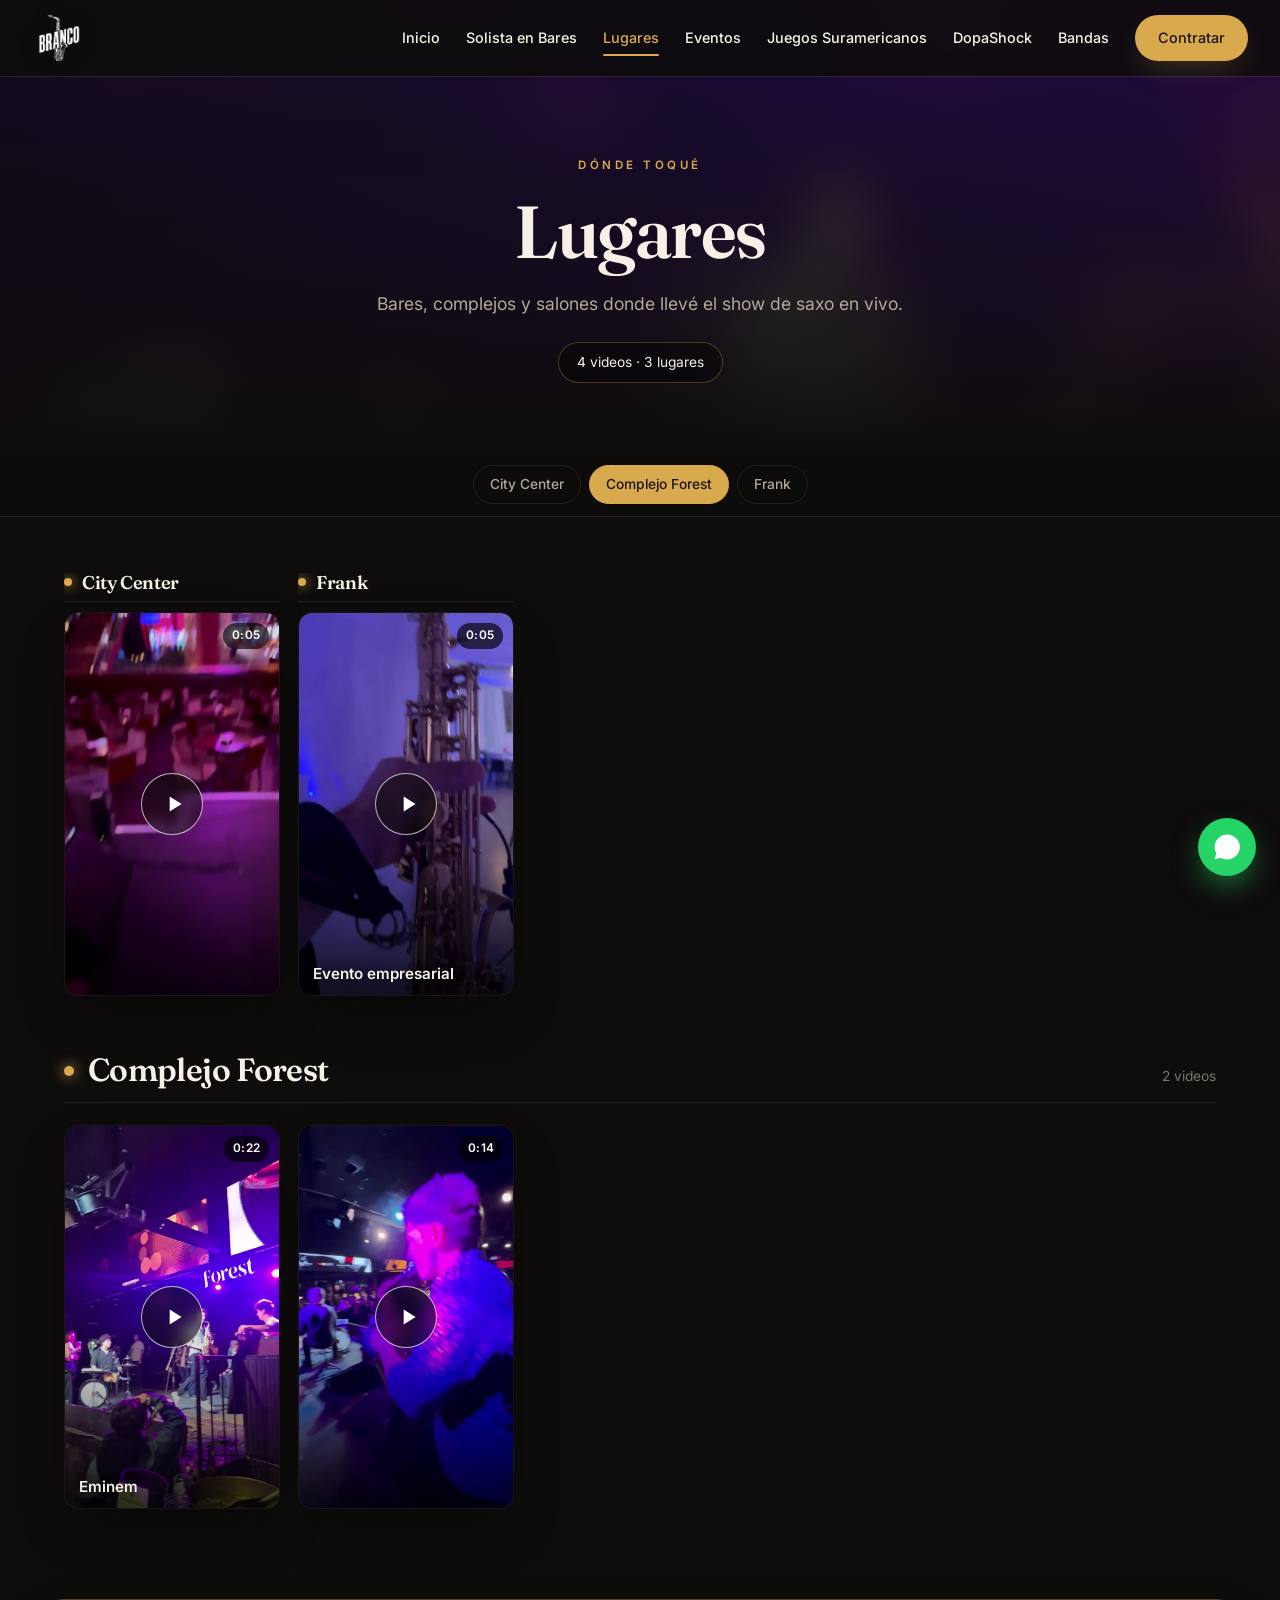
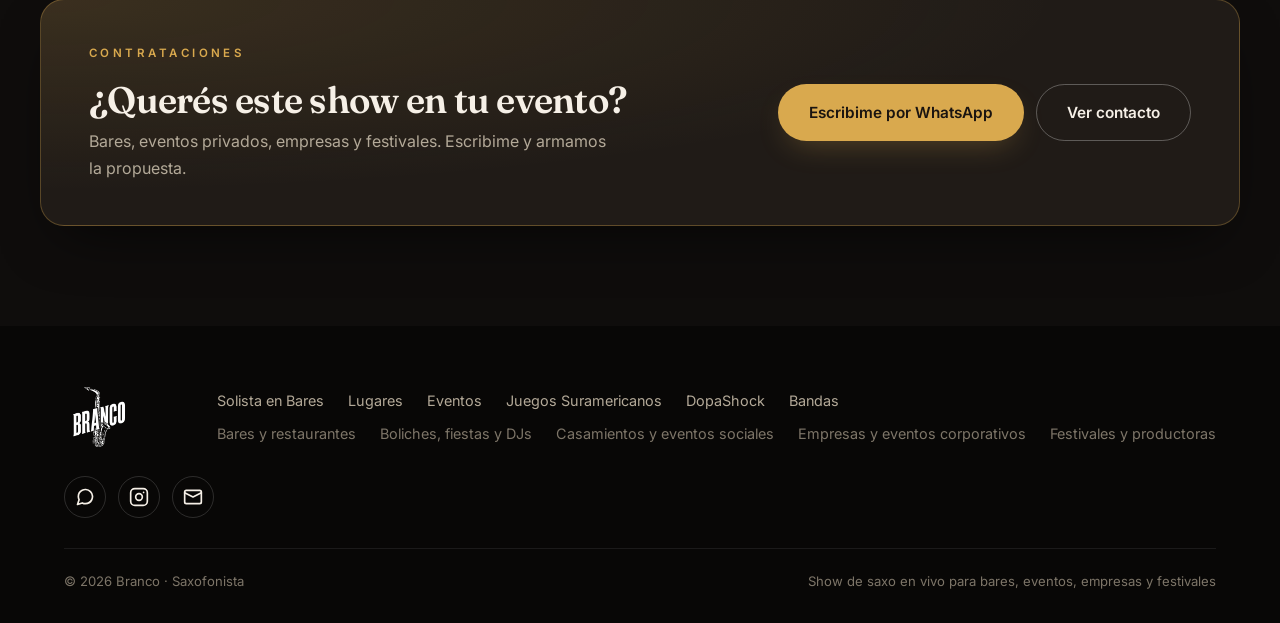
<file: lugares.html>
<!doctype html>
<!-- generado por tools/generar_paginas.py -->
<!-- NO editar este archivo a mano: se pisa al correr actualizar.bat.
     Editá tools/plantillas/*.html o tools/generar_paginas.py -->
<html lang="es-AR">
  <head>
    <meta charset="UTF-8" />
    <meta name="viewport" content="width=device-width, initial-scale=1.0, viewport-fit=cover" />
    <title>Lugares — Branco Saxofonista</title>
    <meta name="description" content="Videos de Branco tocando el saxo en vivo en bares, complejos y salones." />
    <meta name="theme-color" content="#0f0d0c" />
    <meta name="robots" content="index, follow" />
    <link rel="canonical" href="https://developerbranco-rgb.github.io/Branco-WebPage/lugares.html" />

    <meta property="og:site_name" content="Branco — Saxofonista" />
    <meta property="og:title" content="Lugares — Branco Saxofonista" />
    <meta property="og:description" content="Videos de Branco tocando el saxo en vivo en bares, complejos y salones." />
    <meta property="og:type" content="website" />
    <meta property="og:locale" content="es_AR" />
    <meta property="og:url" content="https://developerbranco-rgb.github.io/Branco-WebPage/lugares.html" />
    <meta property="og:image" content="https://developerbranco-rgb.github.io/Branco-WebPage/media/lugares/complejo-forest/video-forest-eminem.webp" />
    <meta name="twitter:card" content="summary_large_image" />

    <link rel="icon" type="image/png" sizes="32x32" href="assets/icon-32.png" />
    <link rel="apple-touch-icon" href="assets/icon-180.png" />

    <link rel="preconnect" href="https://fonts.googleapis.com" />
    <link rel="preconnect" href="https://fonts.gstatic.com" crossorigin />
    <link
      href="https://fonts.googleapis.com/css2?family=Fraunces:ital,opsz,wght@0,9..144,600;1,9..144,600&family=Inter:wght@400;500;600;700&display=swap"
      rel="stylesheet"
    />
    <link rel="stylesheet" href="styles.css" />
    <noscript><style>.reveal { opacity: 1; transform: none; }</style></noscript>

    <script type="application/ld+json">
      {
        "@context": "https://schema.org",
        "@graph": [
          {
            "@type": "Person",
            "@id": "https://developerbranco-rgb.github.io/Branco-WebPage/#branco",
            "name": "Branco",
            "jobTitle": "Saxofonista",
            "url": "https://developerbranco-rgb.github.io/Branco-WebPage/",
            "image": "https://developerbranco-rgb.github.io/Branco-WebPage/assets/img/hero.jpg",
            "email": "brancoantu9@gmail.com",
            "sameAs": ["https://instagram.com/branco.sax"]
          },
          {
            "@type": "MusicGroup",
            "@id": "https://developerbranco-rgb.github.io/Branco-WebPage/#show",
            "name": "Branco — Saxofonista",
            "description": "Show de saxo en vivo para bares, eventos privados, empresas y festivales.",
            "url": "https://developerbranco-rgb.github.io/Branco-WebPage/",
            "image": "https://developerbranco-rgb.github.io/Branco-WebPage/assets/img/hero.jpg",
            "genre": ["Pop", "R&B", "Soul", "Electrónica", "Jazz"],
            "member": { "@id": "https://developerbranco-rgb.github.io/Branco-WebPage/#branco" },
            "areaServed": "AR"
          }
        ]
      }
    </script>
  </head>
  <body class="page-lugares">
    <a class="skip" href="#contenido">Saltar al contenido</a>
    <nav class="nav" id="nav" aria-label="Principal">
      <a href="index.html" class="nav__brand" aria-label="Branco — Inicio">
        <img src="assets/logos/branco.webp" alt="Branco" width="120" height="120" />
      </a>
      <div class="nav__links" id="navLinks">
        <a href="index.html">Inicio</a>
        <a href="solista-en-bares.html">Solista en Bares</a>
        <a href="lugares.html" aria-current="page">Lugares</a>
        <a href="eventos.html">Eventos</a>
        <a href="juegos-suramericanos.html">Juegos Suramericanos</a>
        <a href="dopashock.html">DopaShock</a>
        <a href="bandas.html">Bandas</a>
        <a href="index.html#contacto" class="btn btn--gold nav__cta">Contratar</a>
      </div>
      <button class="nav__toggle" id="navToggle" aria-label="Abrir menú" aria-expanded="false" aria-controls="navLinks">
        <span></span><span></span><span></span>
      </button>
    </nav>

    <main id="contenido">
      <header class="phero">
        <div class="phero__bg" style="background-image:url('media/lugares/complejo-forest/video-forest-eminem.webp')" aria-hidden="true"></div>
        <div class="wrap phero__inner">
          <p class="eyebrow">Dónde toqué</p>
          <h1>Lugares</h1>
          <p class="phero__lead">Bares, complejos y salones donde llevé el show de saxo en vivo.</p>
          <p class="phero__stats">4 videos · 3 lugares</p>
        </div>
      </header>
<nav class="subnav" aria-label="Secciones de la página"><div class="subnav__inner wrap"><a href="#city-center" class="">City Center</a><a href="#complejo-forest" class="">Complejo Forest</a><a href="#frank" class="">Frank</a></div></nav>
<div class="wrap page"><div class="block"><section class="group group--singles reveal"><div class="vgrid vgrid--v"><div class="lcard" id="city-center"><h3 class="lcard__name">City Center</h3><a class="vcard vcard--v" href="media/lugares/citycenter.mp4" data-video data-title="" data-poster="media/lugares/citycenter.webp" aria-label="Reproducir video"><img src="media/lugares/citycenter.webp" alt="" width="720" height="1280" loading="lazy" decoding="async" /><span class="vcard__play"><svg viewBox="0 0 24 24" aria-hidden="true"><path d="M8 5v14l11-7z"/></svg></span><span class="vcard__dur">0:05</span></a></div><div class="lcard" id="frank"><h3 class="lcard__name">Frank</h3><a class="vcard vcard--v" href="media/lugares/eventoempresarialenfrank.mp4" data-video data-title="Evento empresarial" data-poster="media/lugares/eventoempresarialenfrank.webp" aria-label="Reproducir: Evento empresarial"><img src="media/lugares/eventoempresarialenfrank.webp" alt="" width="720" height="1280" loading="lazy" decoding="async" /><span class="vcard__play"><svg viewBox="0 0 24 24" aria-hidden="true"><path d="M8 5v14l11-7z"/></svg></span><span class="vcard__dur">0:05</span><span class="vcard__title">Evento empresarial</span></a></div></div></section>
<section class="group reveal" id="complejo-forest"><header class="group__head"><h2>Complejo Forest</h2><span>2 videos</span></header><div class="vgrid vgrid--v"><a class="vcard vcard--v" href="media/lugares/complejo-forest/video-forest-eminem.mp4" data-video data-title="Eminem" data-poster="media/lugares/complejo-forest/video-forest-eminem.webp" aria-label="Reproducir: Eminem"><img src="media/lugares/complejo-forest/video-forest-eminem.webp" alt="" width="720" height="1280" loading="lazy" decoding="async" /><span class="vcard__play"><svg viewBox="0 0 24 24" aria-hidden="true"><path d="M8 5v14l11-7z"/></svg></span><span class="vcard__dur">0:22</span><span class="vcard__title">Eminem</span></a><a class="vcard vcard--v" href="media/lugares/complejo-forest/video-nano-forest.mp4" data-video data-title="" data-poster="media/lugares/complejo-forest/video-nano-forest.webp" aria-label="Reproducir video"><img src="media/lugares/complejo-forest/video-nano-forest.webp" alt="" width="720" height="1280" loading="lazy" decoding="async" /><span class="vcard__play"><svg viewBox="0 0 24 24" aria-hidden="true"><path d="M8 5v14l11-7z"/></svg></span><span class="vcard__dur">0:14</span></a></div></section></div></div>
<section class="cta">
        <div class="wrap cta__inner reveal">
          <div>
            <p class="eyebrow">Contrataciones</p>
            <h2>¿Querés este show en tu evento?</h2>
            <p>Bares, eventos privados, empresas y festivales. Escribime y armamos la propuesta.</p>
          </div>
          <div class="cta__btns">
            <a class="btn btn--gold" data-wa href="index.html#contacto">Escribime por WhatsApp</a>
            <a class="btn btn--ghost" href="index.html#contacto">Ver contacto</a>
          </div>
        </div>
      </section>
    </main>

    <footer class="footer">
      <div class="wrap">
        <div class="footer__top">
          <a href="index.html" class="footer__brand" aria-label="Branco — Inicio">
            <img src="assets/logos/branco.webp" alt="Branco" width="120" height="120" loading="lazy" />
          </a>
          <div class="footer__navs">
            <nav class="footer__links" aria-label="Videos">
              <a href="solista-en-bares.html">Solista en Bares</a>
<a href="lugares.html">Lugares</a>
<a href="eventos.html">Eventos</a>
<a href="juegos-suramericanos.html">Juegos Suramericanos</a>
<a href="dopashock.html">DopaShock</a>
<a href="bandas.html">Bandas</a>
            </nav>
            <nav class="footer__links footer__links--props" aria-label="Propuestas">
              <a href="para-bares.html">Bares y restaurantes</a>
<a href="para-fiestas.html">Boliches, fiestas y DJs</a>
<a href="para-casamientos.html">Casamientos y eventos sociales</a>
<a href="para-empresas.html">Empresas y eventos corporativos</a>
<a href="para-festivales.html">Festivales y productoras</a>
            </nav>
          </div>
          <div class="footer__soc">
            <a data-wa href="#" target="_blank" rel="noopener" aria-label="WhatsApp">
              <svg viewBox="0 0 24 24" stroke-width="2" stroke-linecap="round" stroke-linejoin="round"><path d="M21 11.5a8.38 8.38 0 0 1-.9 3.8 8.5 8.5 0 0 1-7.6 4.7 8.38 8.38 0 0 1-3.8-.9L3 21l1.9-5.7a8.38 8.38 0 0 1-.9-3.8 8.5 8.5 0 0 1 4.7-7.6 8.38 8.38 0 0 1 3.8-.9h.5a8.48 8.48 0 0 1 8 8v.5z" /></svg>
            </a>
            <a data-ig href="#" target="_blank" rel="noopener" aria-label="Instagram">
              <svg viewBox="0 0 24 24" stroke-width="2" stroke-linecap="round" stroke-linejoin="round"><rect x="2" y="2" width="20" height="20" rx="5" /><circle cx="12" cy="12" r="4" /><path d="M17.5 6.5h.01" /></svg>
            </a>
            <a data-mail href="#" aria-label="Email">
              <svg viewBox="0 0 24 24" stroke-width="2" stroke-linecap="round" stroke-linejoin="round"><rect x="2" y="4" width="20" height="16" rx="2" /><path d="m22 7-10 5L2 7" /></svg>
            </a>
          </div>
        </div>
        <div class="footer__bottom">
          <span>© <span data-year></span> Branco · Saxofonista</span>
          <span>Show de saxo en vivo para bares, eventos, empresas y festivales</span>
        </div>
      </div>
    </footer>

    <a class="wa-float" data-wa href="#" target="_blank" rel="noopener" aria-label="Escribime por WhatsApp">
      <svg viewBox="0 0 24 24" aria-hidden="true"><path d="M12 2a10 10 0 0 0-8.6 15l-1.3 4.8 4.9-1.3A10 10 0 1 0 12 2z" /></svg>
    </a>

    <!-- Reproductor de videos -->
    <div class="player" id="player" role="dialog" aria-modal="true" aria-label="Reproductor de video" hidden>
      <div class="player__top">
        <p class="player__title" id="playerTitle"></p>
        <span class="player__count" id="playerCount"></span>
        <button class="player__nav player__nav--prev" id="playerPrev" type="button" aria-label="Video anterior">
          <svg viewBox="0 0 24 24"><path d="M15 5 8 12l7 7" /></svg>
        </button>
        <button class="player__nav player__nav--next" id="playerNext" type="button" aria-label="Video siguiente">
          <svg viewBox="0 0 24 24"><path d="m9 5 7 7-7 7" /></svg>
        </button>
        <button class="player__close" id="playerClose" type="button" aria-label="Cerrar">
          <svg viewBox="0 0 24 24"><path d="M6 6l12 12M18 6 6 18" /></svg>
        </button>
      </div>
      <div class="player__stage" id="playerStage">
        <video id="playerVideo" controls playsinline preload="auto"></video>
      </div>
    </div>

    <!-- Fotos ampliadas -->
    <div class="lightbox" id="lightbox" role="dialog" aria-modal="true" aria-label="Foto ampliada">
      <button class="lightbox__close" id="lbClose" aria-label="Cerrar">&times;</button>
      <img alt="" id="lbImg" />
    </div>


    <script src="script.js"></script>
  </body>
</html>
</file>
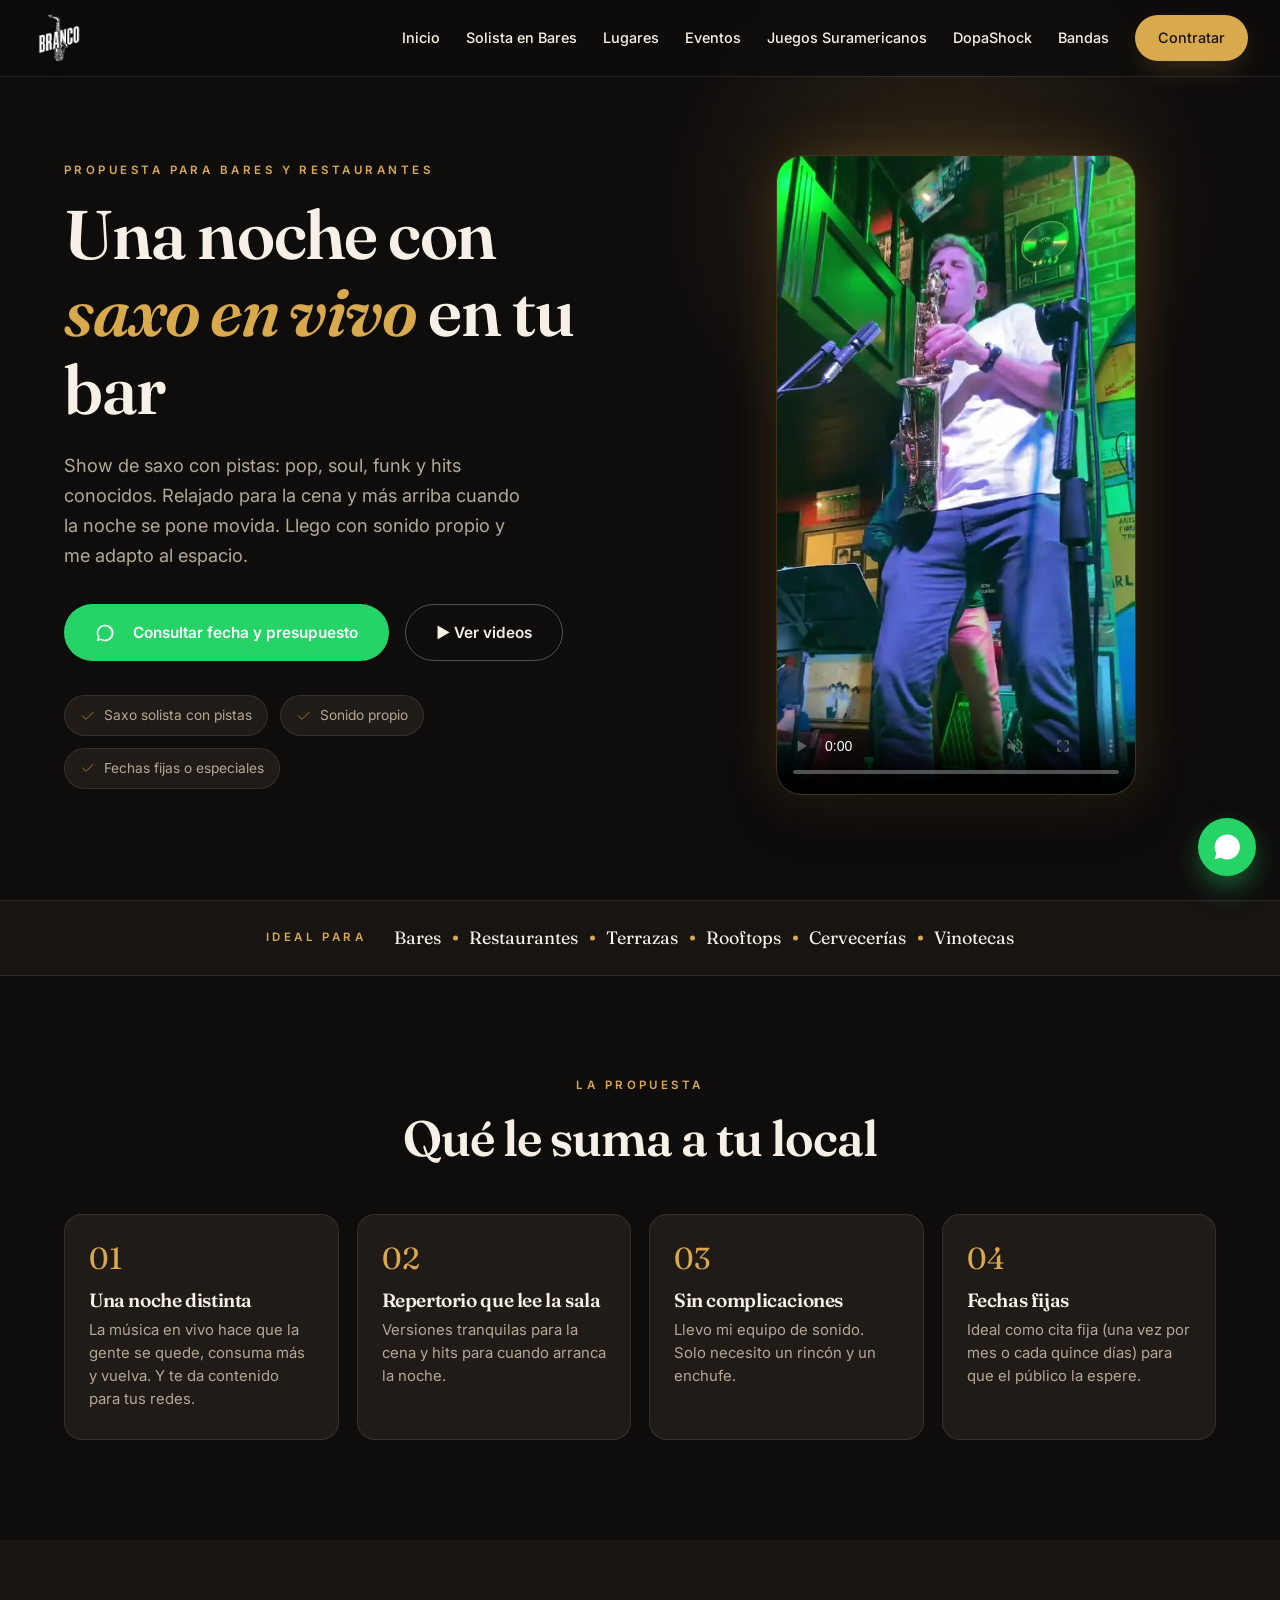
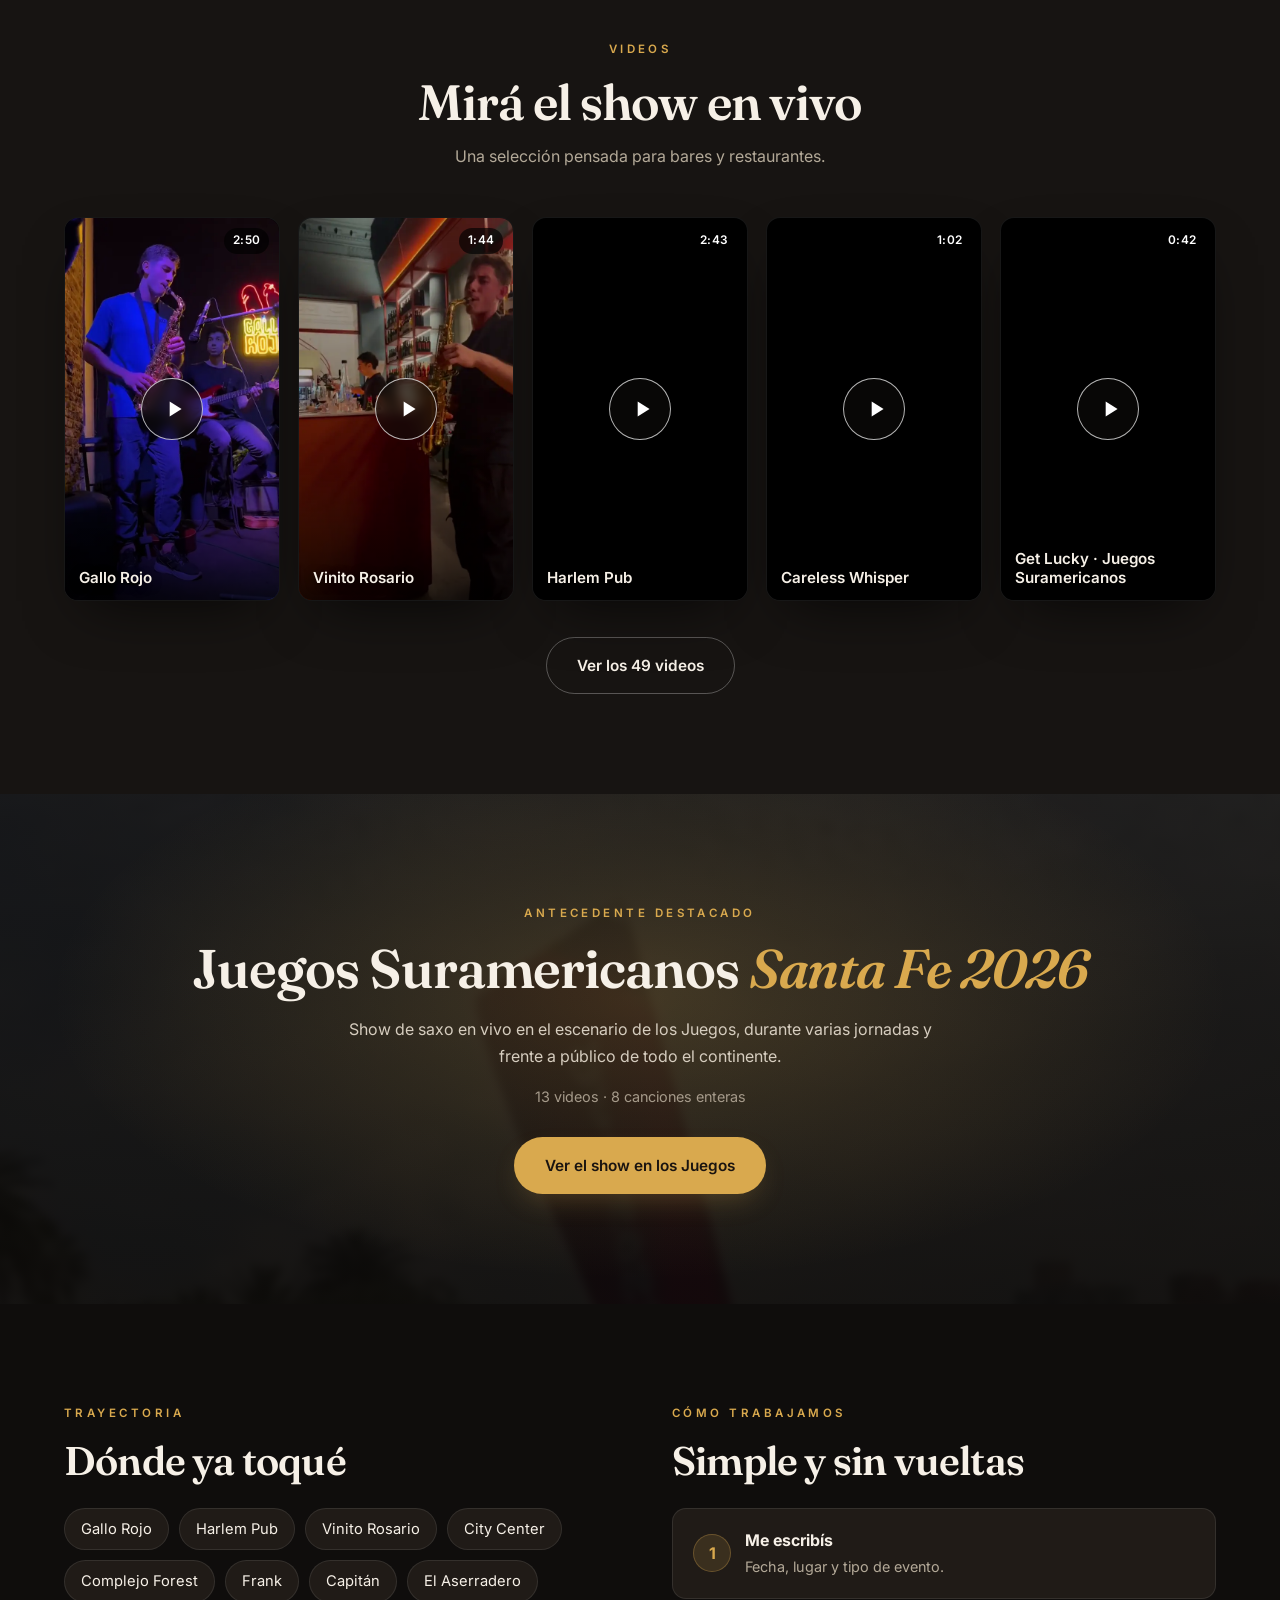
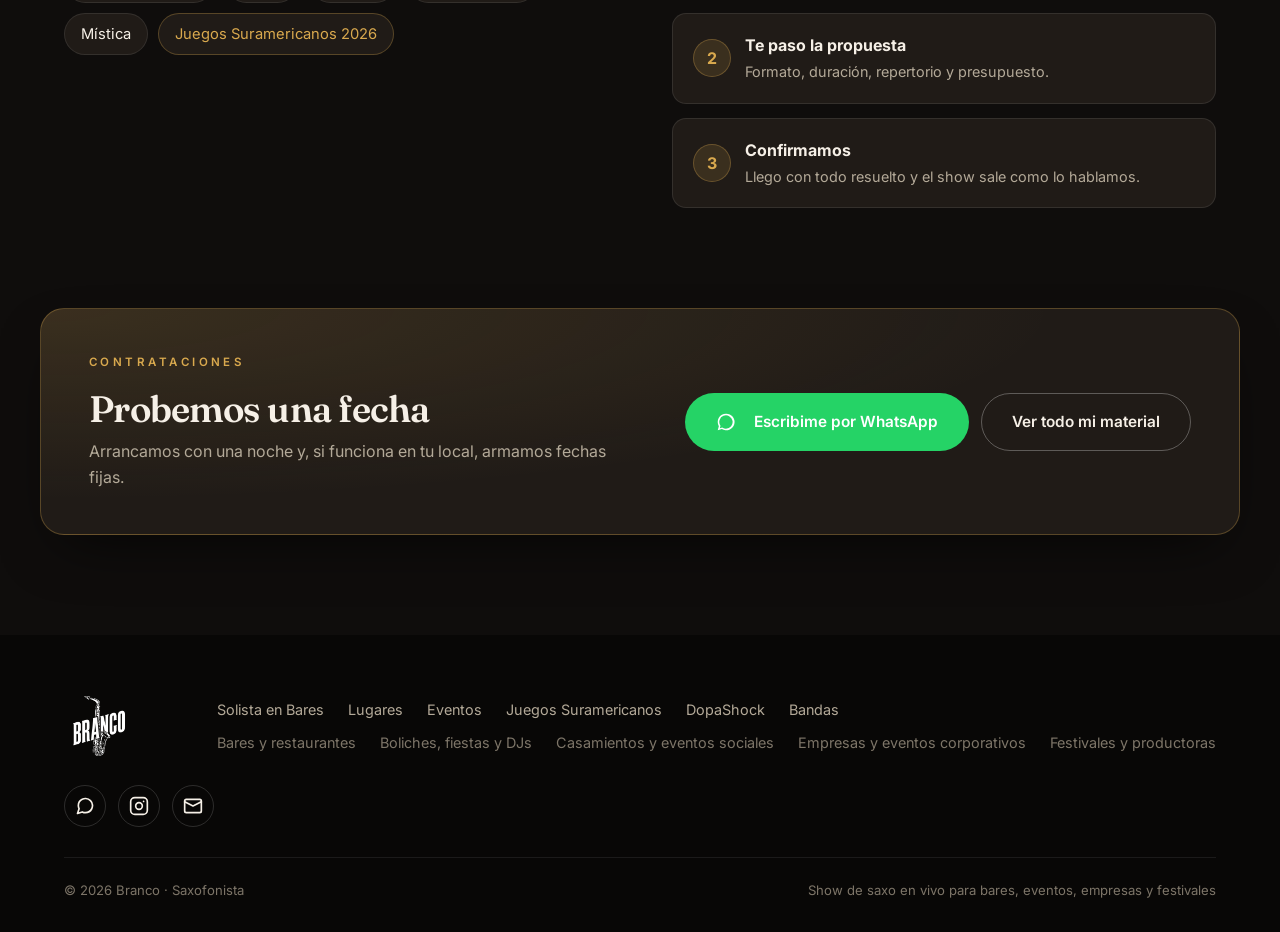
<file: para-bares.html>
<!doctype html>
<!-- generado por tools/generar_paginas.py -->
<!-- NO editar este archivo a mano: se pisa al correr actualizar.bat.
     Editá tools/plantillas/*.html o tools/generar_paginas.py -->
<html lang="es-AR">
  <head>
    <meta charset="UTF-8" />
    <meta name="viewport" content="width=device-width, initial-scale=1.0, viewport-fit=cover" />
    <title>Show de saxo instrumental para darle un toque distintivo a tu bar — Branco Saxofonista</title>
    <meta name="description" content="Show de saxo acústico, con un repertorio variado con hits de todas las épocas y canciones que acompañan la dinámica de la noche y del bar." />
    <meta name="theme-color" content="#0f0d0c" />
    <meta name="robots" content="index, follow" />
    <link rel="canonical" href="https://developerbranco-rgb.github.io/Branco-WebPage/para-bares.html" />

    <meta property="og:site_name" content="Branco — Saxofonista" />
    <meta property="og:title" content="Show de saxo instrumental para darle un toque distintivo a tu bar — Branco Saxofonista" />
    <meta property="og:description" content="Show de saxo acústico, con un repertorio variado con hits de todas las épocas y canciones que acompañan la dinámica de la noche y del bar." />
    <meta property="og:type" content="website" />
    <meta property="og:locale" content="es_AR" />
    <meta property="og:url" content="https://developerbranco-rgb.github.io/Branco-WebPage/para-bares.html" />
    <meta property="og:image" content="https://developerbranco-rgb.github.io/Branco-WebPage/media/solista-en-bares/beat-memo.webp" />
    <meta name="twitter:card" content="summary_large_image" />

    <link rel="icon" type="image/png" sizes="32x32" href="assets/icon-32.png" />
    <link rel="apple-touch-icon" href="assets/icon-180.png" />

    <link rel="preconnect" href="https://fonts.googleapis.com" />
    <link rel="preconnect" href="https://fonts.gstatic.com" crossorigin />
    <link
      href="https://fonts.googleapis.com/css2?family=Fraunces:ital,opsz,wght@0,9..144,600;1,9..144,600&family=Inter:wght@400;500;600;700&display=swap"
      rel="stylesheet"
    />
    <link rel="stylesheet" href="styles.css" />
    <noscript><style>.reveal { opacity: 1; transform: none; }</style></noscript>

    <script type="application/ld+json">
      {
        "@context": "https://schema.org",
        "@graph": [
          {
            "@type": "Person",
            "@id": "https://developerbranco-rgb.github.io/Branco-WebPage/#branco",
            "name": "Branco",
            "jobTitle": "Saxofonista",
            "url": "https://developerbranco-rgb.github.io/Branco-WebPage/",
            "image": "https://developerbranco-rgb.github.io/Branco-WebPage/assets/img/hero.jpg",
            "email": "brancoantu9@gmail.com",
            "sameAs": ["https://instagram.com/branco.sax"]
          },
          {
            "@type": "MusicGroup",
            "@id": "https://developerbranco-rgb.github.io/Branco-WebPage/#show",
            "name": "Branco — Saxofonista",
            "description": "Show de saxo en vivo para bares, eventos privados, empresas y festivales.",
            "url": "https://developerbranco-rgb.github.io/Branco-WebPage/",
            "image": "https://developerbranco-rgb.github.io/Branco-WebPage/assets/img/hero.jpg",
            "genre": ["Pop", "R&B", "Soul", "Electrónica", "Jazz"],
            "member": { "@id": "https://developerbranco-rgb.github.io/Branco-WebPage/#branco" },
            "areaServed": "AR"
          }
        ]
      }
    </script>
  </head>
  <body class="page-propuesta page-para-bares" data-wa-msg="¡Hola Branco! Vi tu propuesta para bares y me gustaría consultarte por una fecha de saxo en vivo en nuestro local.">
    <a class="skip" href="#contenido">Saltar al contenido</a>
    <nav class="nav" id="nav" aria-label="Principal">
      <a href="index.html" class="nav__brand" aria-label="Branco — Inicio">
        <img src="assets/logos/branco.webp" alt="Branco" width="120" height="120" />
      </a>
      <div class="nav__links" id="navLinks">
        <a href="index.html">Inicio</a>
        <a href="solista-en-bares.html">Solista en Bares</a>
        <a href="lugares.html">Lugares</a>
        <a href="eventos.html">Eventos</a>
        <a href="juegos-suramericanos.html">Juegos Suramericanos</a>
        <a href="dopashock.html">DopaShock</a>
        <a href="bandas.html">Bandas</a>
        <a href="index.html#contacto" class="btn btn--gold nav__cta">Contratar</a>
      </div>
      <button class="nav__toggle" id="navToggle" aria-label="Abrir menú" aria-expanded="false" aria-controls="navLinks">
        <span></span><span></span><span></span>
      </button>
    </nav>

    <main id="contenido">
      <header class="hero wrap prop-hero">
        <div class="hero__text">
          <p class="eyebrow">Propuesta para bares y restaurantes</p>
          <h1>Una noche con <em>saxo en vivo</em> en tu bar</h1>
          <p class="hero__lead">Show de saxo con pistas: pop, soul, funk y hits conocidos. Relajado para la cena y más arriba cuando la noche se pone movida. Llego con sonido propio y me adapto al espacio.</p>
          <div class="hero__cta">
            <a class="btn btn--wa" data-wa href="index.html#contacto"><svg viewBox="0 0 24 24" width="20" height="20" fill="#fff"><path d="M12 2a10 10 0 0 0-8.6 15l-1.3 4.8 4.9-1.3A10 10 0 1 0 12 2zm0 18a8 8 0 0 1-4.1-1.1l-.3-.2-3 .8.8-2.9-.2-.3A8 8 0 1 1 12 20z" /></svg>Consultar fecha y presupuesto</a>
            <a class="btn btn--ghost" href="#videos">▶ Ver videos</a>
          </div>
          <div class="hero__feats"><span><svg viewBox="0 0 24 24" stroke-linecap="round" stroke-linejoin="round"><path d="M20 6 9 17l-5-5" /></svg>Saxo solista con pistas</span><span><svg viewBox="0 0 24 24" stroke-linecap="round" stroke-linejoin="round"><path d="M20 6 9 17l-5-5" /></svg>Sonido propio</span><span><svg viewBox="0 0 24 24" stroke-linecap="round" stroke-linejoin="round"><path d="M20 6 9 17l-5-5" /></svg>Fechas fijas o especiales</span></div>
        </div>
        <div class="hero__media">
          <div class="hero__phone">
            <video id="heroVideo" src="media/solista-en-bares/beat-memo.mp4" poster="media/solista-en-bares/beat-memo.webp"
              width="576" height="1024" autoplay muted loop playsinline controls preload="auto"></video>
            <button class="hero__sound" id="soundHint" type="button" hidden>
              <svg viewBox="0 0 24 24" aria-hidden="true"><path d="M11 5 6 9H2v6h4l5 4V5z" stroke-linecap="round" stroke-linejoin="round" /><path d="M16 9.5 21 15M21 9.5 16 15" stroke-linecap="round" stroke-linejoin="round" /></svg>
              Activar sonido
            </button>
          </div>
        </div>
      </header>

      <section class="strip" aria-label="Ideal para">
        <div class="wrap strip__inner">
          <span class="strip__label">Ideal para</span>
          <ul class="strip__list"><li>Bares</li><li>Restaurantes</li><li>Terrazas</li><li>Rooftops</li><li>Cervecerías</li><li>Vinotecas</li></ul>
        </div>
      </section>

      <section class="section" id="propuesta">
        <div class="wrap">
          <div class="section__head section__head--center reveal">
            <p class="eyebrow">La propuesta</p>
            <h2>Qué le suma a tu local</h2>
          </div>
          <div class="pgrid"><div class="pfeat reveal"><span class="pfeat__n">01</span><h3>Una noche distinta</h3><p>La música en vivo hace que la gente se quede, consuma más y vuelva. Y te da contenido para tus redes.</p></div><div class="pfeat reveal"><span class="pfeat__n">02</span><h3>Repertorio que lee la sala</h3><p>Versiones tranquilas para la cena y hits para cuando arranca la noche.</p></div><div class="pfeat reveal"><span class="pfeat__n">03</span><h3>Sin complicaciones</h3><p>Llevo mi equipo de sonido. Solo necesito un rincón y un enchufe.</p></div><div class="pfeat reveal"><span class="pfeat__n">04</span><h3>Fechas fijas</h3><p>Ideal como cita fija (una vez por mes o cada quince días) para que el público la espere.</p></div></div>
        </div>
      </section>

      <section class="section section--soft" id="videos">
        <div class="wrap">
          <div class="section__head section__head--center reveal">
            <p class="eyebrow">Videos</p>
            <h2>Mirá el show en vivo</h2>
            <p>Una selección pensada para bares y restaurantes.</p>
          </div>
          <div class="reveal"><div class="vgrid vgrid--v"><a class="vcard vcard--v" href="media/solista-en-bares/en-gallo-rojo.mp4" data-video data-title="Gallo Rojo" data-poster="media/solista-en-bares/en-gallo-rojo.webp" aria-label="Reproducir: Gallo Rojo"><img src="media/solista-en-bares/en-gallo-rojo.webp" alt="" width="576" height="1024" loading="lazy" decoding="async" /><span class="vcard__play"><svg viewBox="0 0 24 24" aria-hidden="true"><path d="M8 5v14l11-7z"/></svg></span><span class="vcard__dur">2:50</span><span class="vcard__title">Gallo Rojo</span></a><a class="vcard vcard--v" href="media/solista-en-bares/en-vinito-rosario.mp4" data-video data-title="Vinito Rosario" data-poster="media/solista-en-bares/en-vinito-rosario.webp" aria-label="Reproducir: Vinito Rosario"><img src="media/solista-en-bares/en-vinito-rosario.webp" alt="" width="576" height="1024" loading="lazy" decoding="async" /><span class="vcard__play"><svg viewBox="0 0 24 24" aria-hidden="true"><path d="M8 5v14l11-7z"/></svg></span><span class="vcard__dur">1:44</span><span class="vcard__title">Vinito Rosario</span></a><a class="vcard vcard--v" href="media/solista-en-bares/en-harlem-pub.mp4" data-video data-title="Harlem Pub" data-poster="media/solista-en-bares/en-harlem-pub.webp" aria-label="Reproducir: Harlem Pub"><img src="media/solista-en-bares/en-harlem-pub.webp" alt="" width="576" height="1024" loading="lazy" decoding="async" /><span class="vcard__play"><svg viewBox="0 0 24 24" aria-hidden="true"><path d="M8 5v14l11-7z"/></svg></span><span class="vcard__dur">2:43</span><span class="vcard__title">Harlem Pub</span></a><a class="vcard vcard--v" href="media/eventos/carelleswhisper.mp4" data-video data-title="Careless Whisper" data-poster="media/eventos/carelleswhisper.webp" aria-label="Reproducir: Careless Whisper"><img src="media/eventos/carelleswhisper.webp" alt="" width="720" height="1280" loading="lazy" decoding="async" /><span class="vcard__play"><svg viewBox="0 0 24 24" aria-hidden="true"><path d="M8 5v14l11-7z"/></svg></span><span class="vcard__dur">1:02</span><span class="vcard__title">Careless Whisper</span></a><a class="vcard vcard--v" href="media/juegos-suramericanos/get-lucky-una-parte.mp4" data-video data-title="Get Lucky · Juegos Suramericanos" data-poster="media/juegos-suramericanos/get-lucky-una-parte.webp" aria-label="Reproducir: Get Lucky · Juegos Suramericanos"><img src="media/juegos-suramericanos/get-lucky-una-parte.webp" alt="" width="720" height="1280" loading="lazy" decoding="async" /><span class="vcard__play"><svg viewBox="0 0 24 24" aria-hidden="true"><path d="M8 5v14l11-7z"/></svg></span><span class="vcard__dur">0:42</span><span class="vcard__title">Get Lucky · Juegos Suramericanos</span></a></div></div>
          <p class="pmore"><a class="btn btn--ghost" href="index.html#explorar">Ver los 49 videos</a></p>
        </div>
      </section>

      <section class="jband" aria-label="Juegos Suramericanos">
        <div class="jband__bg" style="background-image:url('media/juegos-suramericanos/take-on-me-entero-dia-13.webp')" aria-hidden="true"></div>
        <div class="wrap jband__inner reveal">
          <p class="eyebrow">Antecedente destacado</p>
          <h2>Juegos Suramericanos <em>Santa Fe 2026</em></h2>
          <p>Show de saxo en vivo en el escenario de los Juegos, durante varias jornadas y frente a público de todo el continente.</p>
          <p class="jband__meta">13 videos · 8 canciones enteras</p>
          <a href="juegos-suramericanos.html" class="btn btn--gold">Ver el show en los Juegos</a>
        </div>
      </section>

      <section class="section" id="trayectoria">
        <div class="wrap ptwo">
          <div class="reveal">
            <p class="eyebrow">Trayectoria</p>
            <h2>Dónde ya toqué</h2>
            <ul class="venues"><li>Gallo Rojo</li><li>Harlem Pub</li><li>Vinito Rosario</li><li>City Center</li><li>Complejo Forest</li><li>Frank</li><li>Capitán</li><li>El Aserradero</li><li>Mística</li><li>Juegos Suramericanos 2026</li></ul>
          </div>
          <div class="reveal">
            <p class="eyebrow">Cómo trabajamos</p>
            <h2>Simple y sin vueltas</h2>
            <ol class="steps">
              <li><b>Me escribís</b><span>Fecha, lugar y tipo de evento.</span></li>
              <li><b>Te paso la propuesta</b><span>Formato, duración, repertorio y presupuesto.</span></li>
              <li><b>Confirmamos</b><span>Llego con todo resuelto y el show sale como lo hablamos.</span></li>
            </ol>
          </div>
        </div>
      </section>

      <section class="cta">
        <div class="wrap cta__inner reveal">
          <div>
            <p class="eyebrow">Contrataciones</p>
            <h2>Probemos una fecha</h2>
            <p>Arrancamos con una noche y, si funciona en tu local, armamos fechas fijas.</p>
          </div>
          <div class="cta__btns">
            <a class="btn btn--wa" data-wa href="index.html#contacto"><svg viewBox="0 0 24 24" width="20" height="20" fill="#fff"><path d="M12 2a10 10 0 0 0-8.6 15l-1.3 4.8 4.9-1.3A10 10 0 1 0 12 2zm0 18a8 8 0 0 1-4.1-1.1l-.3-.2-3 .8.8-2.9-.2-.3A8 8 0 1 1 12 20z" /></svg>Escribime por WhatsApp</a>
            <a class="btn btn--ghost" href="index.html">Ver todo mi material</a>
          </div>
        </div>
      </section>
    </main>

    <footer class="footer">
      <div class="wrap">
        <div class="footer__top">
          <a href="index.html" class="footer__brand" aria-label="Branco — Inicio">
            <img src="assets/logos/branco.webp" alt="Branco" width="120" height="120" loading="lazy" />
          </a>
          <div class="footer__navs">
            <nav class="footer__links" aria-label="Videos">
              <a href="solista-en-bares.html">Solista en Bares</a>
<a href="lugares.html">Lugares</a>
<a href="eventos.html">Eventos</a>
<a href="juegos-suramericanos.html">Juegos Suramericanos</a>
<a href="dopashock.html">DopaShock</a>
<a href="bandas.html">Bandas</a>
            </nav>
            <nav class="footer__links footer__links--props" aria-label="Propuestas">
              <a href="para-bares.html">Bares y restaurantes</a>
<a href="para-fiestas.html">Boliches, fiestas y DJs</a>
<a href="para-casamientos.html">Casamientos y eventos sociales</a>
<a href="para-empresas.html">Empresas y eventos corporativos</a>
<a href="para-festivales.html">Festivales y productoras</a>
            </nav>
          </div>
          <div class="footer__soc">
            <a data-wa href="#" target="_blank" rel="noopener" aria-label="WhatsApp">
              <svg viewBox="0 0 24 24" stroke-width="2" stroke-linecap="round" stroke-linejoin="round"><path d="M21 11.5a8.38 8.38 0 0 1-.9 3.8 8.5 8.5 0 0 1-7.6 4.7 8.38 8.38 0 0 1-3.8-.9L3 21l1.9-5.7a8.38 8.38 0 0 1-.9-3.8 8.5 8.5 0 0 1 4.7-7.6 8.38 8.38 0 0 1 3.8-.9h.5a8.48 8.48 0 0 1 8 8v.5z" /></svg>
            </a>
            <a data-ig href="#" target="_blank" rel="noopener" aria-label="Instagram">
              <svg viewBox="0 0 24 24" stroke-width="2" stroke-linecap="round" stroke-linejoin="round"><rect x="2" y="2" width="20" height="20" rx="5" /><circle cx="12" cy="12" r="4" /><path d="M17.5 6.5h.01" /></svg>
            </a>
            <a data-mail href="#" aria-label="Email">
              <svg viewBox="0 0 24 24" stroke-width="2" stroke-linecap="round" stroke-linejoin="round"><rect x="2" y="4" width="20" height="16" rx="2" /><path d="m22 7-10 5L2 7" /></svg>
            </a>
          </div>
        </div>
        <div class="footer__bottom">
          <span>© <span data-year></span> Branco · Saxofonista</span>
          <span>Show de saxo en vivo para bares, eventos, empresas y festivales</span>
        </div>
      </div>
    </footer>

    <a class="wa-float" data-wa href="#" target="_blank" rel="noopener" aria-label="Escribime por WhatsApp">
      <svg viewBox="0 0 24 24" aria-hidden="true"><path d="M12 2a10 10 0 0 0-8.6 15l-1.3 4.8 4.9-1.3A10 10 0 1 0 12 2z" /></svg>
    </a>

    <!-- Reproductor de videos -->
    <div class="player" id="player" role="dialog" aria-modal="true" aria-label="Reproductor de video" hidden>
      <div class="player__top">
        <p class="player__title" id="playerTitle"></p>
        <span class="player__count" id="playerCount"></span>
        <button class="player__nav player__nav--prev" id="playerPrev" type="button" aria-label="Video anterior">
          <svg viewBox="0 0 24 24"><path d="M15 5 8 12l7 7" /></svg>
        </button>
        <button class="player__nav player__nav--next" id="playerNext" type="button" aria-label="Video siguiente">
          <svg viewBox="0 0 24 24"><path d="m9 5 7 7-7 7" /></svg>
        </button>
        <button class="player__close" id="playerClose" type="button" aria-label="Cerrar">
          <svg viewBox="0 0 24 24"><path d="M6 6l12 12M18 6 6 18" /></svg>
        </button>
      </div>
      <div class="player__stage" id="playerStage">
        <video id="playerVideo" controls playsinline preload="auto"></video>
      </div>
    </div>

    <!-- Fotos ampliadas -->
    <div class="lightbox" id="lightbox" role="dialog" aria-modal="true" aria-label="Foto ampliada">
      <button class="lightbox__close" id="lbClose" aria-label="Cerrar">&times;</button>
      <img alt="" id="lbImg" />
    </div>


    <script src="script.js"></script>
  </body>
</html>
</file>
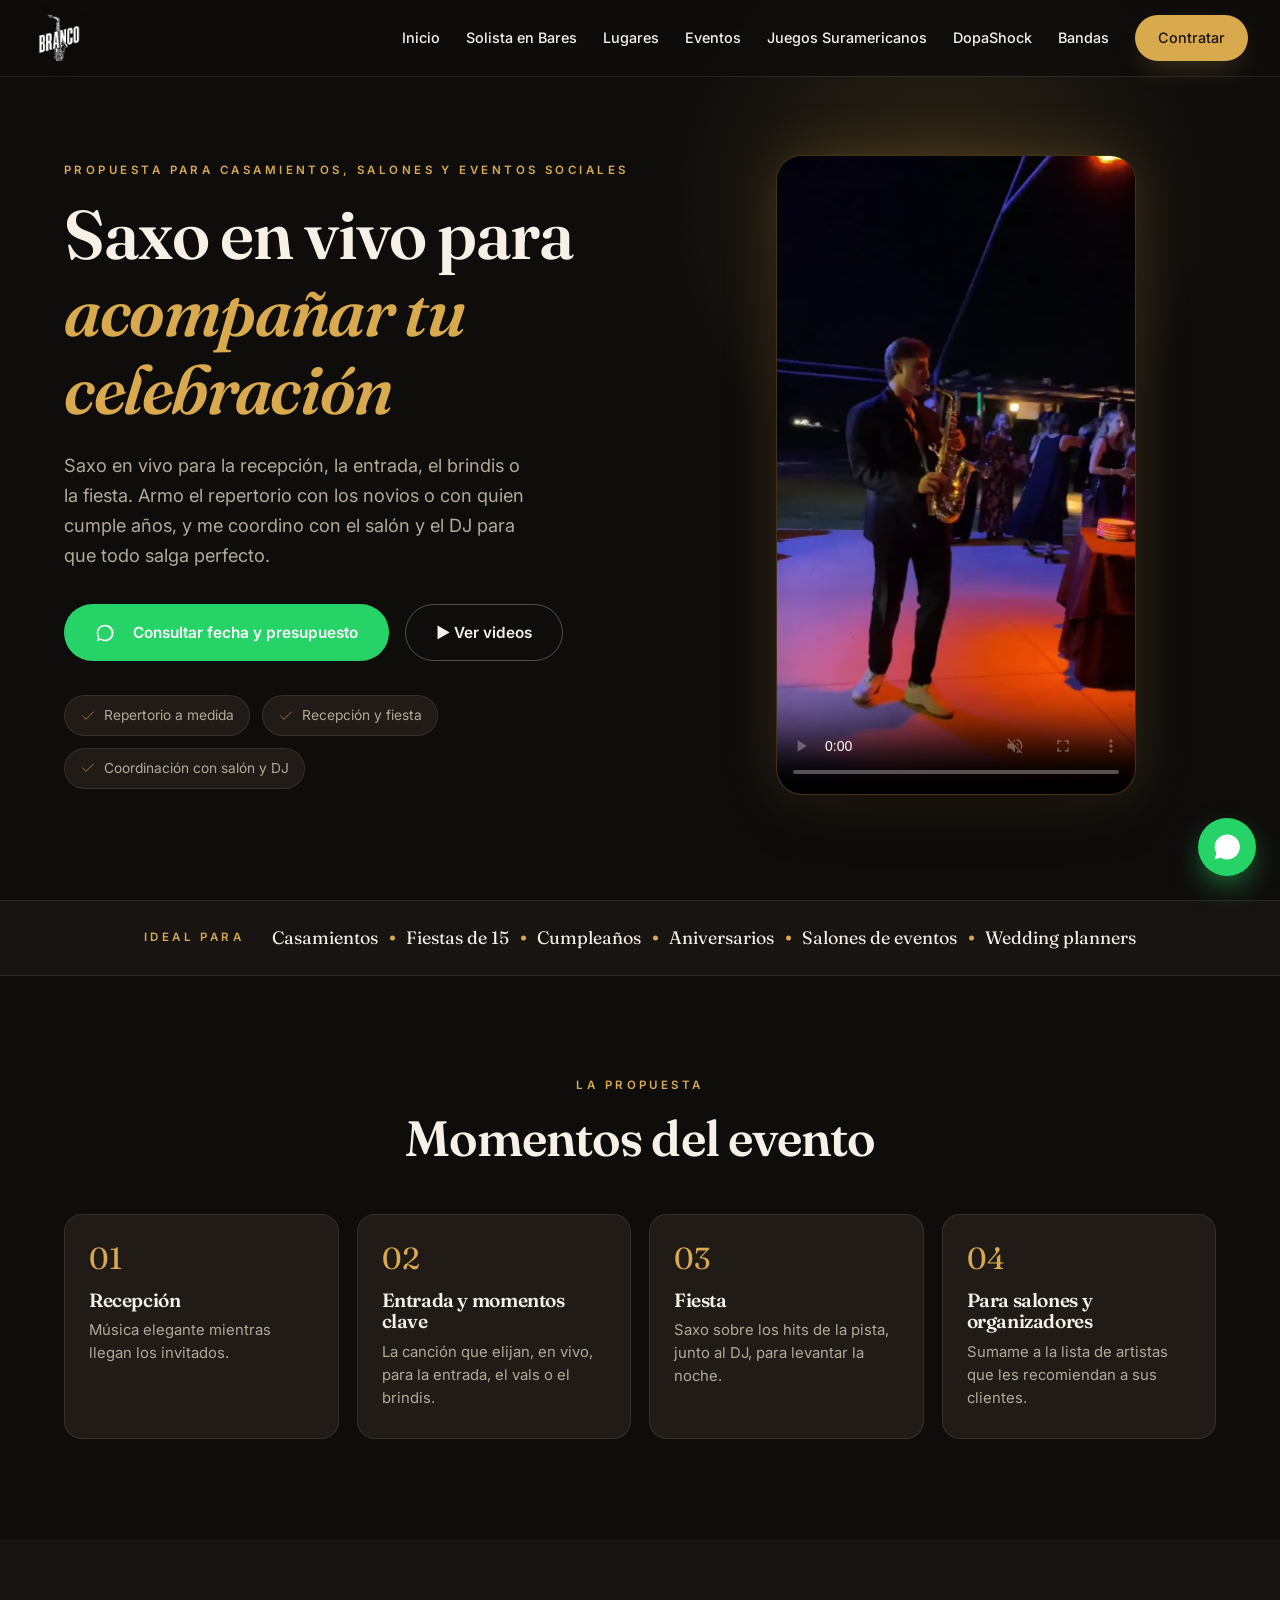
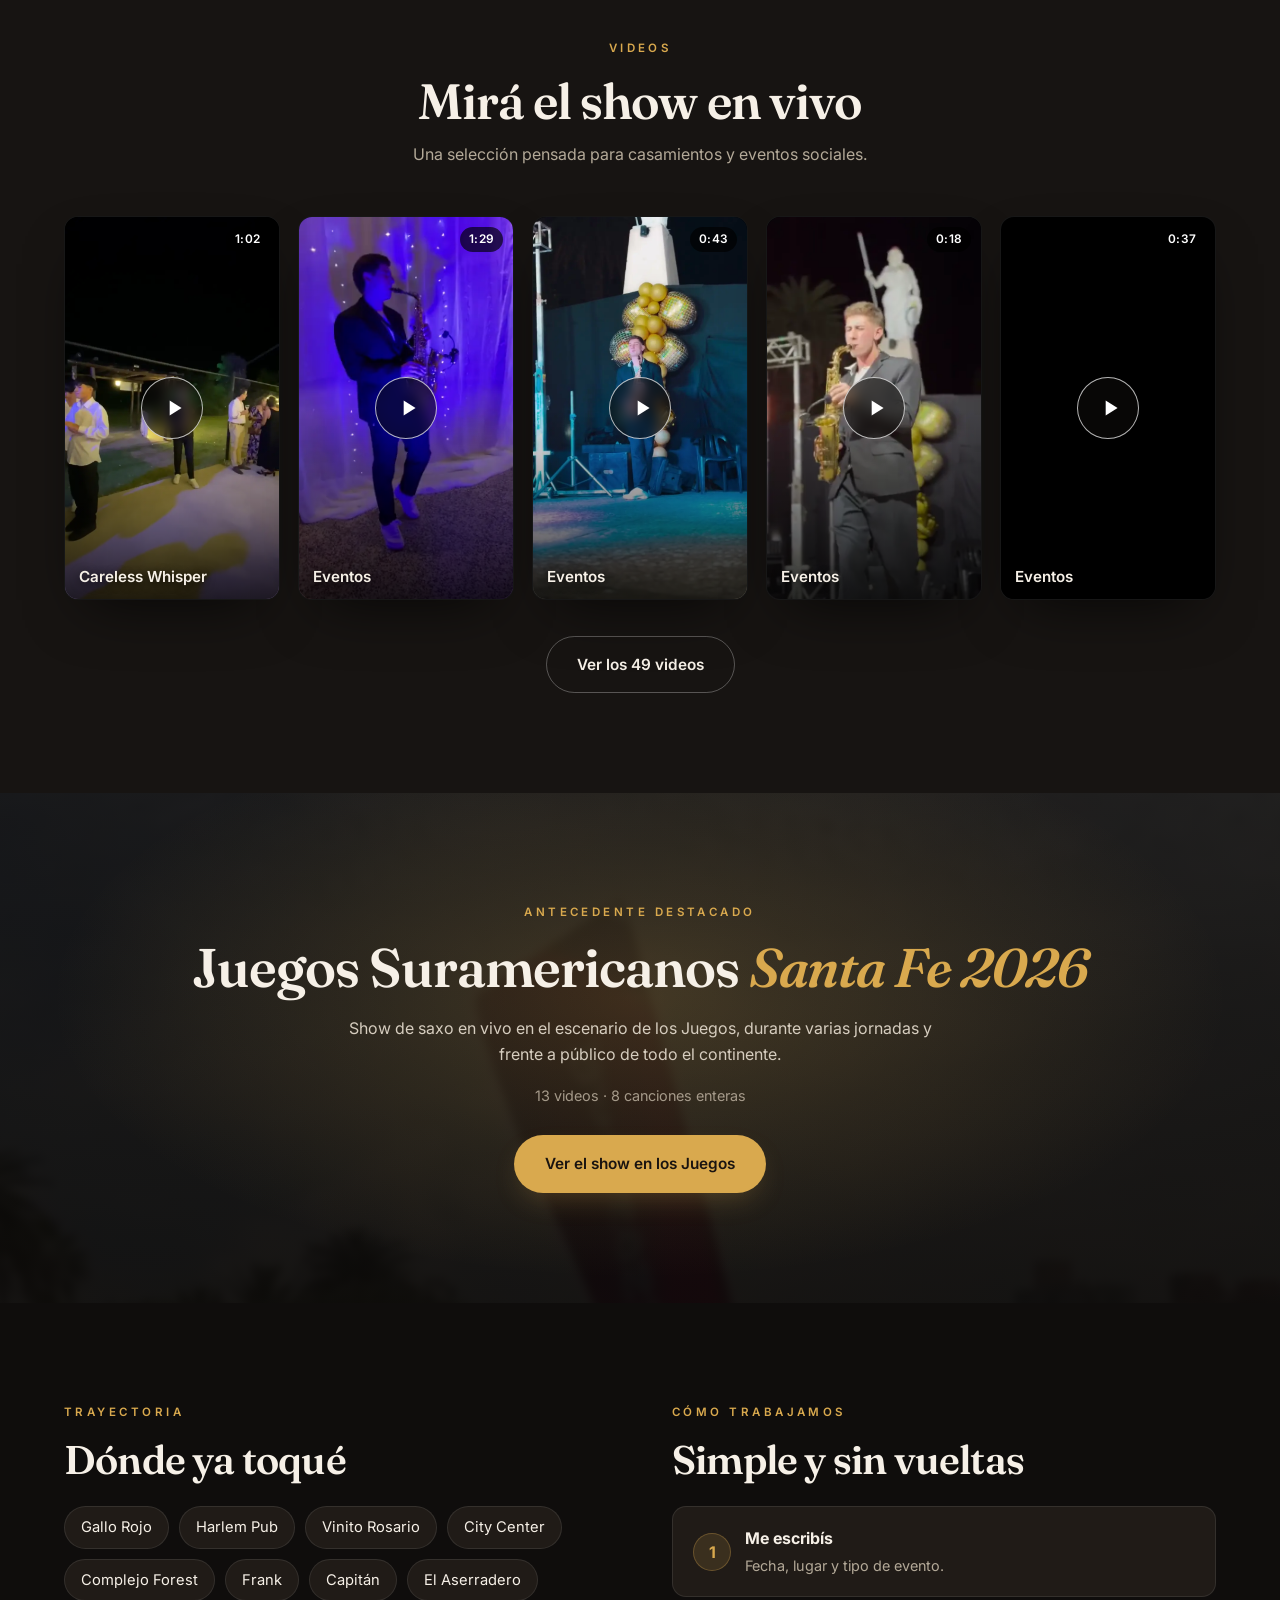
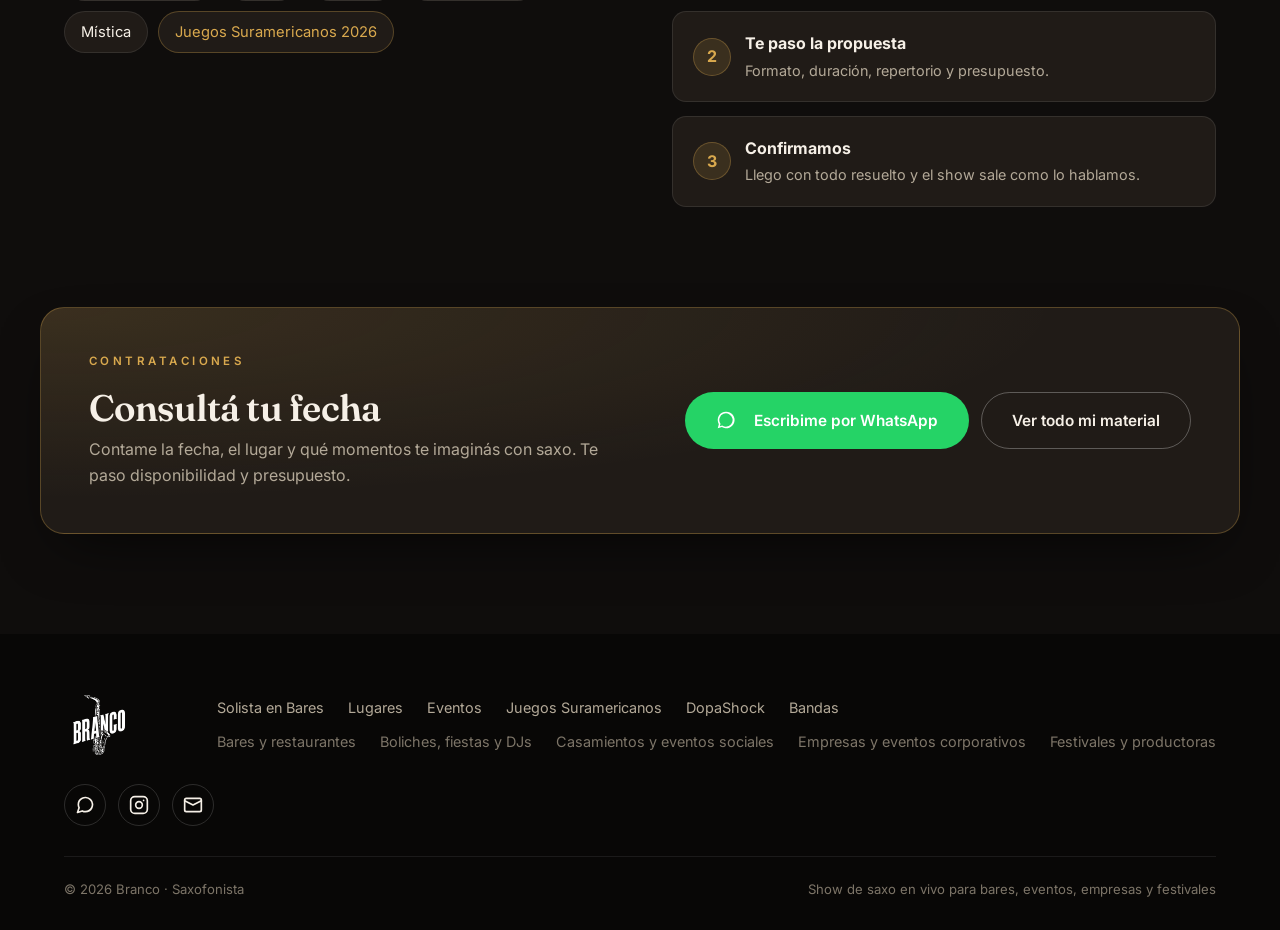
<file: para-casamientos.html>
<!doctype html>
<!-- generado por tools/generar_paginas.py -->
<!-- NO editar este archivo a mano: se pisa al correr actualizar.bat.
     Editá tools/plantillas/*.html o tools/generar_paginas.py -->
<html lang="es-AR">
  <head>
    <meta charset="UTF-8" />
    <meta name="viewport" content="width=device-width, initial-scale=1.0, viewport-fit=cover" />
    <title>Saxo en vivo para casamientos y eventos sociales — Branco Saxofonista</title>
    <meta name="description" content="Saxo en vivo para la recepción, la entrada, el brindis o la fiesta. Armo el repertorio con los novios o con quien cumple años, y me coordino con el salón y el DJ para que todo salga perfecto." />
    <meta name="theme-color" content="#0f0d0c" />
    <meta name="robots" content="index, follow" />
    <link rel="canonical" href="https://developerbranco-rgb.github.io/Branco-WebPage/para-casamientos.html" />

    <meta property="og:site_name" content="Branco — Saxofonista" />
    <meta property="og:title" content="Saxo en vivo para casamientos y eventos sociales — Branco Saxofonista" />
    <meta property="og:description" content="Saxo en vivo para la recepción, la entrada, el brindis o la fiesta. Armo el repertorio con los novios o con quien cumple años, y me coordino con el salón y el DJ para que todo salga perfecto." />
    <meta property="og:type" content="website" />
    <meta property="og:locale" content="es_AR" />
    <meta property="og:url" content="https://developerbranco-rgb.github.io/Branco-WebPage/para-casamientos.html" />
    <meta property="og:image" content="https://developerbranco-rgb.github.io/Branco-WebPage/media/eventos/eventos-2.webp" />
    <meta name="twitter:card" content="summary_large_image" />

    <link rel="icon" type="image/png" sizes="32x32" href="assets/icon-32.png" />
    <link rel="apple-touch-icon" href="assets/icon-180.png" />

    <link rel="preconnect" href="https://fonts.googleapis.com" />
    <link rel="preconnect" href="https://fonts.gstatic.com" crossorigin />
    <link
      href="https://fonts.googleapis.com/css2?family=Fraunces:ital,opsz,wght@0,9..144,600;1,9..144,600&family=Inter:wght@400;500;600;700&display=swap"
      rel="stylesheet"
    />
    <link rel="stylesheet" href="styles.css" />
    <noscript><style>.reveal { opacity: 1; transform: none; }</style></noscript>

    <script type="application/ld+json">
      {
        "@context": "https://schema.org",
        "@graph": [
          {
            "@type": "Person",
            "@id": "https://developerbranco-rgb.github.io/Branco-WebPage/#branco",
            "name": "Branco",
            "jobTitle": "Saxofonista",
            "url": "https://developerbranco-rgb.github.io/Branco-WebPage/",
            "image": "https://developerbranco-rgb.github.io/Branco-WebPage/assets/img/hero.jpg",
            "email": "brancoantu9@gmail.com",
            "sameAs": ["https://instagram.com/branco.sax"]
          },
          {
            "@type": "MusicGroup",
            "@id": "https://developerbranco-rgb.github.io/Branco-WebPage/#show",
            "name": "Branco — Saxofonista",
            "description": "Show de saxo en vivo para bares, eventos privados, empresas y festivales.",
            "url": "https://developerbranco-rgb.github.io/Branco-WebPage/",
            "image": "https://developerbranco-rgb.github.io/Branco-WebPage/assets/img/hero.jpg",
            "genre": ["Pop", "R&B", "Soul", "Electrónica", "Jazz"],
            "member": { "@id": "https://developerbranco-rgb.github.io/Branco-WebPage/#branco" },
            "areaServed": "AR"
          }
        ]
      }
    </script>
  </head>
  <body class="page-propuesta page-para-casamientos" data-wa-msg="¡Hola Branco! Vi tu propuesta para casamientos y eventos y quiero consultarte disponibilidad para una fecha.">
    <a class="skip" href="#contenido">Saltar al contenido</a>
    <nav class="nav" id="nav" aria-label="Principal">
      <a href="index.html" class="nav__brand" aria-label="Branco — Inicio">
        <img src="assets/logos/branco.webp" alt="Branco" width="120" height="120" />
      </a>
      <div class="nav__links" id="navLinks">
        <a href="index.html">Inicio</a>
        <a href="solista-en-bares.html">Solista en Bares</a>
        <a href="lugares.html">Lugares</a>
        <a href="eventos.html">Eventos</a>
        <a href="juegos-suramericanos.html">Juegos Suramericanos</a>
        <a href="dopashock.html">DopaShock</a>
        <a href="bandas.html">Bandas</a>
        <a href="index.html#contacto" class="btn btn--gold nav__cta">Contratar</a>
      </div>
      <button class="nav__toggle" id="navToggle" aria-label="Abrir menú" aria-expanded="false" aria-controls="navLinks">
        <span></span><span></span><span></span>
      </button>
    </nav>

    <main id="contenido">
      <header class="hero wrap prop-hero">
        <div class="hero__text">
          <p class="eyebrow">Propuesta para casamientos, salones y eventos sociales</p>
          <h1>Saxo en vivo para <em>acompañar tu celebración</em></h1>
          <p class="hero__lead">Saxo en vivo para la recepción, la entrada, el brindis o la fiesta. Armo el repertorio con los novios o con quien cumple años, y me coordino con el salón y el DJ para que todo salga perfecto.</p>
          <div class="hero__cta">
            <a class="btn btn--wa" data-wa href="index.html#contacto"><svg viewBox="0 0 24 24" width="20" height="20" fill="#fff"><path d="M12 2a10 10 0 0 0-8.6 15l-1.3 4.8 4.9-1.3A10 10 0 1 0 12 2zm0 18a8 8 0 0 1-4.1-1.1l-.3-.2-3 .8.8-2.9-.2-.3A8 8 0 1 1 12 20z" /></svg>Consultar fecha y presupuesto</a>
            <a class="btn btn--ghost" href="#videos">▶ Ver videos</a>
          </div>
          <div class="hero__feats"><span><svg viewBox="0 0 24 24" stroke-linecap="round" stroke-linejoin="round"><path d="M20 6 9 17l-5-5" /></svg>Repertorio a medida</span><span><svg viewBox="0 0 24 24" stroke-linecap="round" stroke-linejoin="round"><path d="M20 6 9 17l-5-5" /></svg>Recepción y fiesta</span><span><svg viewBox="0 0 24 24" stroke-linecap="round" stroke-linejoin="round"><path d="M20 6 9 17l-5-5" /></svg>Coordinación con salón y DJ</span></div>
        </div>
        <div class="hero__media">
          <div class="hero__phone">
            <video id="heroVideo" src="media/eventos/eventos-2.mp4" poster="media/eventos/eventos-2.webp"
              width="720" height="1280" autoplay muted loop playsinline controls preload="auto"></video>
            <button class="hero__sound" id="soundHint" type="button" hidden>
              <svg viewBox="0 0 24 24" aria-hidden="true"><path d="M11 5 6 9H2v6h4l5 4V5z" stroke-linecap="round" stroke-linejoin="round" /><path d="M16 9.5 21 15M21 9.5 16 15" stroke-linecap="round" stroke-linejoin="round" /></svg>
              Activar sonido
            </button>
          </div>
        </div>
      </header>

      <section class="strip" aria-label="Ideal para">
        <div class="wrap strip__inner">
          <span class="strip__label">Ideal para</span>
          <ul class="strip__list"><li>Casamientos</li><li>Fiestas de 15</li><li>Cumpleaños</li><li>Aniversarios</li><li>Salones de eventos</li><li>Wedding planners</li></ul>
        </div>
      </section>

      <section class="section" id="propuesta">
        <div class="wrap">
          <div class="section__head section__head--center reveal">
            <p class="eyebrow">La propuesta</p>
            <h2>Momentos del evento</h2>
          </div>
          <div class="pgrid"><div class="pfeat reveal"><span class="pfeat__n">01</span><h3>Recepción</h3><p>Música elegante mientras llegan los invitados.</p></div><div class="pfeat reveal"><span class="pfeat__n">02</span><h3>Entrada y momentos clave</h3><p>La canción que elijan, en vivo, para la entrada, el vals o el brindis.</p></div><div class="pfeat reveal"><span class="pfeat__n">03</span><h3>Fiesta</h3><p>Saxo sobre los hits de la pista, junto al DJ, para levantar la noche.</p></div><div class="pfeat reveal"><span class="pfeat__n">04</span><h3>Para salones y organizadores</h3><p>Sumame a la lista de artistas que les recomiendan a sus clientes.</p></div></div>
        </div>
      </section>

      <section class="section section--soft" id="videos">
        <div class="wrap">
          <div class="section__head section__head--center reveal">
            <p class="eyebrow">Videos</p>
            <h2>Mirá el show en vivo</h2>
            <p>Una selección pensada para casamientos y eventos sociales.</p>
          </div>
          <div class="reveal"><div class="vgrid vgrid--v"><a class="vcard vcard--v" href="media/eventos/carelleswhisper.mp4" data-video data-title="Careless Whisper" data-poster="media/eventos/carelleswhisper.webp" aria-label="Reproducir: Careless Whisper"><img src="media/eventos/carelleswhisper.webp" alt="" width="720" height="1280" loading="lazy" decoding="async" /><span class="vcard__play"><svg viewBox="0 0 24 24" aria-hidden="true"><path d="M8 5v14l11-7z"/></svg></span><span class="vcard__dur">1:02</span><span class="vcard__title">Careless Whisper</span></a><a class="vcard vcard--v" href="media/eventos/eventos-4.mp4" data-video data-title="Eventos" data-poster="media/eventos/eventos-4.webp" aria-label="Reproducir: Eventos"><img src="media/eventos/eventos-4.webp" alt="" width="480" height="848" loading="lazy" decoding="async" /><span class="vcard__play"><svg viewBox="0 0 24 24" aria-hidden="true"><path d="M8 5v14l11-7z"/></svg></span><span class="vcard__dur">1:29</span><span class="vcard__title">Eventos</span></a><a class="vcard vcard--v" href="media/eventos/eventos-3.mp4" data-video data-title="Eventos" data-poster="media/eventos/eventos-3.webp" aria-label="Reproducir: Eventos"><img src="media/eventos/eventos-3.webp" alt="" width="720" height="1280" loading="lazy" decoding="async" /><span class="vcard__play"><svg viewBox="0 0 24 24" aria-hidden="true"><path d="M8 5v14l11-7z"/></svg></span><span class="vcard__dur">0:43</span><span class="vcard__title">Eventos</span></a><a class="vcard vcard--v" href="media/eventos/89270f45-6e95-4878-88b0-e51ea0ee5f00.mp4" data-video data-title="Eventos" data-poster="media/eventos/89270f45-6e95-4878-88b0-e51ea0ee5f00.webp" aria-label="Reproducir: Eventos"><img src="media/eventos/89270f45-6e95-4878-88b0-e51ea0ee5f00.webp" alt="" width="464" height="832" loading="lazy" decoding="async" /><span class="vcard__play"><svg viewBox="0 0 24 24" aria-hidden="true"><path d="M8 5v14l11-7z"/></svg></span><span class="vcard__dur">0:18</span><span class="vcard__title">Eventos</span></a><a class="vcard vcard--v" href="media/eventos/branco-saxofonista.mp4" data-video data-title="Eventos" data-poster="media/eventos/branco-saxofonista.webp" aria-label="Reproducir: Eventos"><img src="media/eventos/branco-saxofonista.webp" alt="" width="720" height="1280" loading="lazy" decoding="async" /><span class="vcard__play"><svg viewBox="0 0 24 24" aria-hidden="true"><path d="M8 5v14l11-7z"/></svg></span><span class="vcard__dur">0:37</span><span class="vcard__title">Eventos</span></a></div></div>
          <p class="pmore"><a class="btn btn--ghost" href="index.html#explorar">Ver los 49 videos</a></p>
        </div>
      </section>

      <section class="jband" aria-label="Juegos Suramericanos">
        <div class="jband__bg" style="background-image:url('media/juegos-suramericanos/take-on-me-entero-dia-13.webp')" aria-hidden="true"></div>
        <div class="wrap jband__inner reveal">
          <p class="eyebrow">Antecedente destacado</p>
          <h2>Juegos Suramericanos <em>Santa Fe 2026</em></h2>
          <p>Show de saxo en vivo en el escenario de los Juegos, durante varias jornadas y frente a público de todo el continente.</p>
          <p class="jband__meta">13 videos · 8 canciones enteras</p>
          <a href="juegos-suramericanos.html" class="btn btn--gold">Ver el show en los Juegos</a>
        </div>
      </section>

      <section class="section" id="trayectoria">
        <div class="wrap ptwo">
          <div class="reveal">
            <p class="eyebrow">Trayectoria</p>
            <h2>Dónde ya toqué</h2>
            <ul class="venues"><li>Gallo Rojo</li><li>Harlem Pub</li><li>Vinito Rosario</li><li>City Center</li><li>Complejo Forest</li><li>Frank</li><li>Capitán</li><li>El Aserradero</li><li>Mística</li><li>Juegos Suramericanos 2026</li></ul>
          </div>
          <div class="reveal">
            <p class="eyebrow">Cómo trabajamos</p>
            <h2>Simple y sin vueltas</h2>
            <ol class="steps">
              <li><b>Me escribís</b><span>Fecha, lugar y tipo de evento.</span></li>
              <li><b>Te paso la propuesta</b><span>Formato, duración, repertorio y presupuesto.</span></li>
              <li><b>Confirmamos</b><span>Llego con todo resuelto y el show sale como lo hablamos.</span></li>
            </ol>
          </div>
        </div>
      </section>

      <section class="cta">
        <div class="wrap cta__inner reveal">
          <div>
            <p class="eyebrow">Contrataciones</p>
            <h2>Consultá tu fecha</h2>
            <p>Contame la fecha, el lugar y qué momentos te imaginás con saxo. Te paso disponibilidad y presupuesto.</p>
          </div>
          <div class="cta__btns">
            <a class="btn btn--wa" data-wa href="index.html#contacto"><svg viewBox="0 0 24 24" width="20" height="20" fill="#fff"><path d="M12 2a10 10 0 0 0-8.6 15l-1.3 4.8 4.9-1.3A10 10 0 1 0 12 2zm0 18a8 8 0 0 1-4.1-1.1l-.3-.2-3 .8.8-2.9-.2-.3A8 8 0 1 1 12 20z" /></svg>Escribime por WhatsApp</a>
            <a class="btn btn--ghost" href="index.html">Ver todo mi material</a>
          </div>
        </div>
      </section>
    </main>

    <footer class="footer">
      <div class="wrap">
        <div class="footer__top">
          <a href="index.html" class="footer__brand" aria-label="Branco — Inicio">
            <img src="assets/logos/branco.webp" alt="Branco" width="120" height="120" loading="lazy" />
          </a>
          <div class="footer__navs">
            <nav class="footer__links" aria-label="Videos">
              <a href="solista-en-bares.html">Solista en Bares</a>
<a href="lugares.html">Lugares</a>
<a href="eventos.html">Eventos</a>
<a href="juegos-suramericanos.html">Juegos Suramericanos</a>
<a href="dopashock.html">DopaShock</a>
<a href="bandas.html">Bandas</a>
            </nav>
            <nav class="footer__links footer__links--props" aria-label="Propuestas">
              <a href="para-bares.html">Bares y restaurantes</a>
<a href="para-fiestas.html">Boliches, fiestas y DJs</a>
<a href="para-casamientos.html">Casamientos y eventos sociales</a>
<a href="para-empresas.html">Empresas y eventos corporativos</a>
<a href="para-festivales.html">Festivales y productoras</a>
            </nav>
          </div>
          <div class="footer__soc">
            <a data-wa href="#" target="_blank" rel="noopener" aria-label="WhatsApp">
              <svg viewBox="0 0 24 24" stroke-width="2" stroke-linecap="round" stroke-linejoin="round"><path d="M21 11.5a8.38 8.38 0 0 1-.9 3.8 8.5 8.5 0 0 1-7.6 4.7 8.38 8.38 0 0 1-3.8-.9L3 21l1.9-5.7a8.38 8.38 0 0 1-.9-3.8 8.5 8.5 0 0 1 4.7-7.6 8.38 8.38 0 0 1 3.8-.9h.5a8.48 8.48 0 0 1 8 8v.5z" /></svg>
            </a>
            <a data-ig href="#" target="_blank" rel="noopener" aria-label="Instagram">
              <svg viewBox="0 0 24 24" stroke-width="2" stroke-linecap="round" stroke-linejoin="round"><rect x="2" y="2" width="20" height="20" rx="5" /><circle cx="12" cy="12" r="4" /><path d="M17.5 6.5h.01" /></svg>
            </a>
            <a data-mail href="#" aria-label="Email">
              <svg viewBox="0 0 24 24" stroke-width="2" stroke-linecap="round" stroke-linejoin="round"><rect x="2" y="4" width="20" height="16" rx="2" /><path d="m22 7-10 5L2 7" /></svg>
            </a>
          </div>
        </div>
        <div class="footer__bottom">
          <span>© <span data-year></span> Branco · Saxofonista</span>
          <span>Show de saxo en vivo para bares, eventos, empresas y festivales</span>
        </div>
      </div>
    </footer>

    <a class="wa-float" data-wa href="#" target="_blank" rel="noopener" aria-label="Escribime por WhatsApp">
      <svg viewBox="0 0 24 24" aria-hidden="true"><path d="M12 2a10 10 0 0 0-8.6 15l-1.3 4.8 4.9-1.3A10 10 0 1 0 12 2z" /></svg>
    </a>

    <!-- Reproductor de videos -->
    <div class="player" id="player" role="dialog" aria-modal="true" aria-label="Reproductor de video" hidden>
      <div class="player__top">
        <p class="player__title" id="playerTitle"></p>
        <span class="player__count" id="playerCount"></span>
        <button class="player__nav player__nav--prev" id="playerPrev" type="button" aria-label="Video anterior">
          <svg viewBox="0 0 24 24"><path d="M15 5 8 12l7 7" /></svg>
        </button>
        <button class="player__nav player__nav--next" id="playerNext" type="button" aria-label="Video siguiente">
          <svg viewBox="0 0 24 24"><path d="m9 5 7 7-7 7" /></svg>
        </button>
        <button class="player__close" id="playerClose" type="button" aria-label="Cerrar">
          <svg viewBox="0 0 24 24"><path d="M6 6l12 12M18 6 6 18" /></svg>
        </button>
      </div>
      <div class="player__stage" id="playerStage">
        <video id="playerVideo" controls playsinline preload="auto"></video>
      </div>
    </div>

    <!-- Fotos ampliadas -->
    <div class="lightbox" id="lightbox" role="dialog" aria-modal="true" aria-label="Foto ampliada">
      <button class="lightbox__close" id="lbClose" aria-label="Cerrar">&times;</button>
      <img alt="" id="lbImg" />
    </div>


    <script src="script.js"></script>
  </body>
</html>
</file>
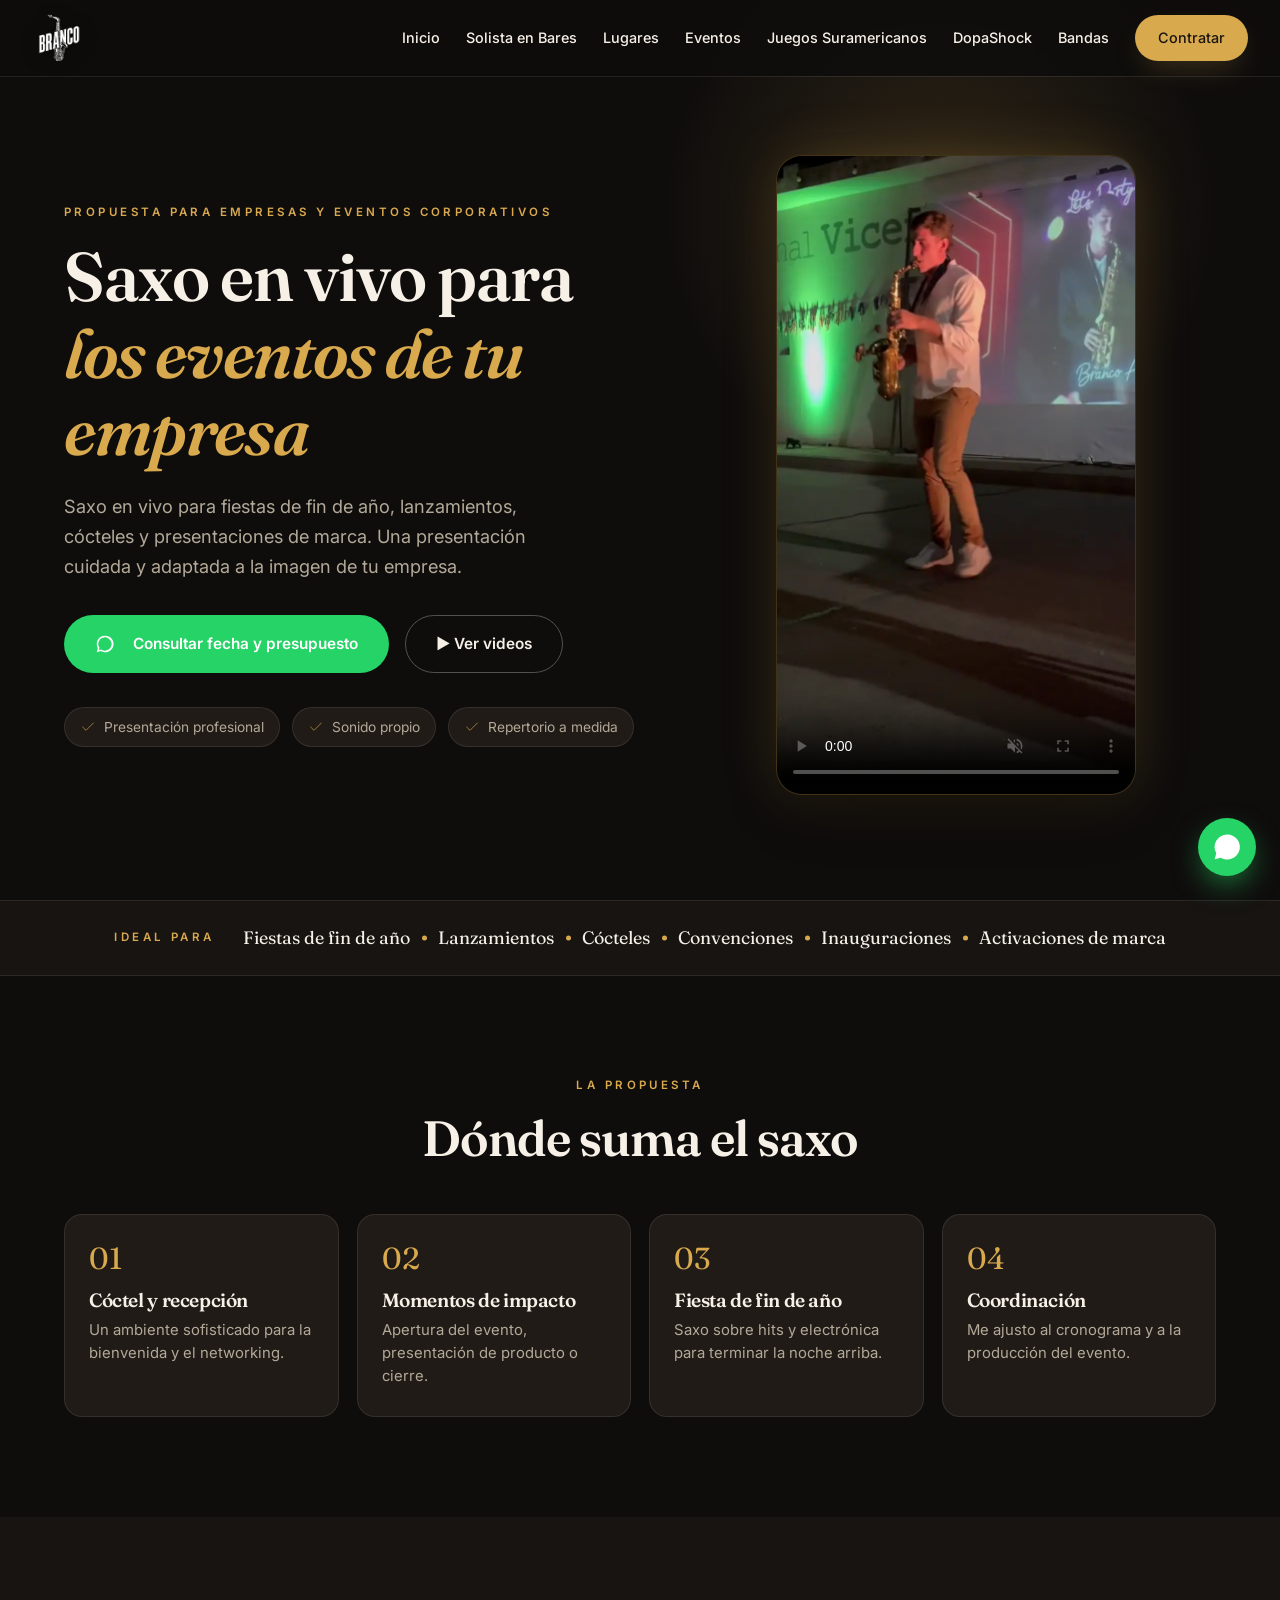
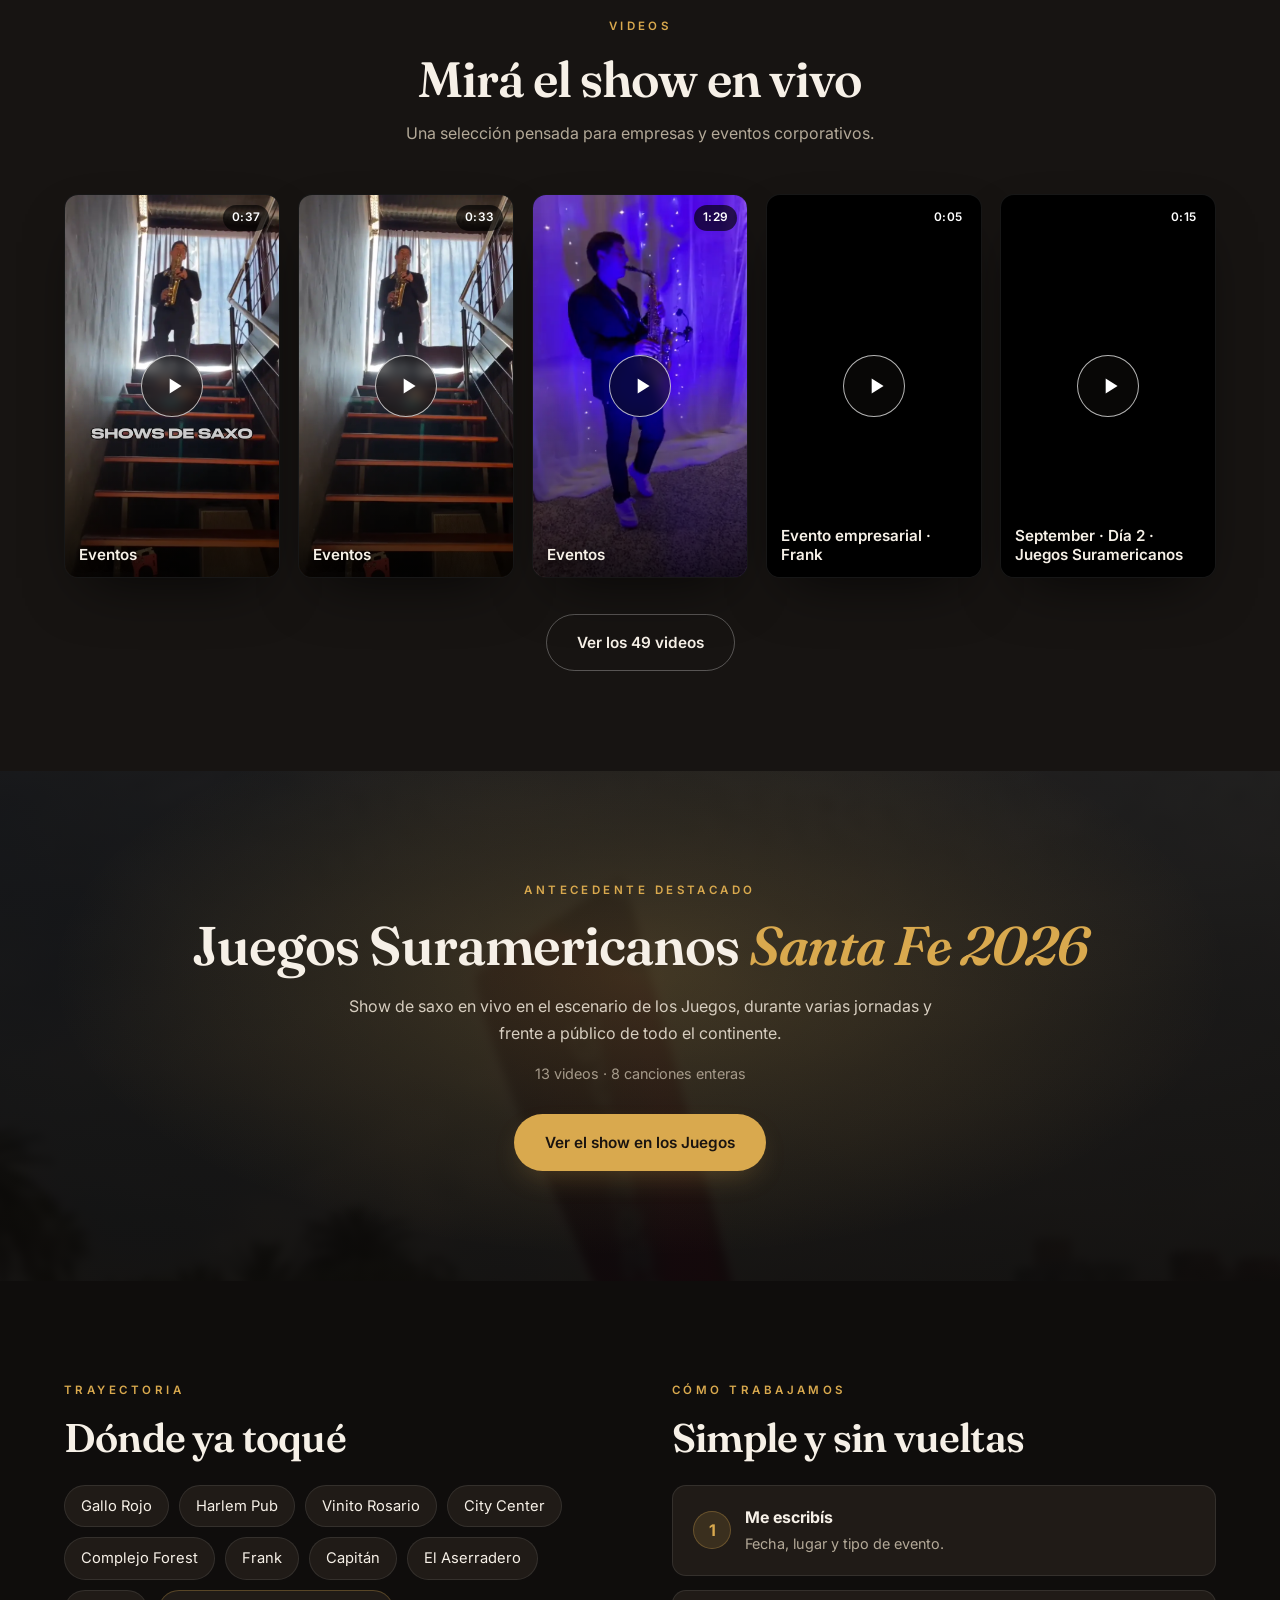
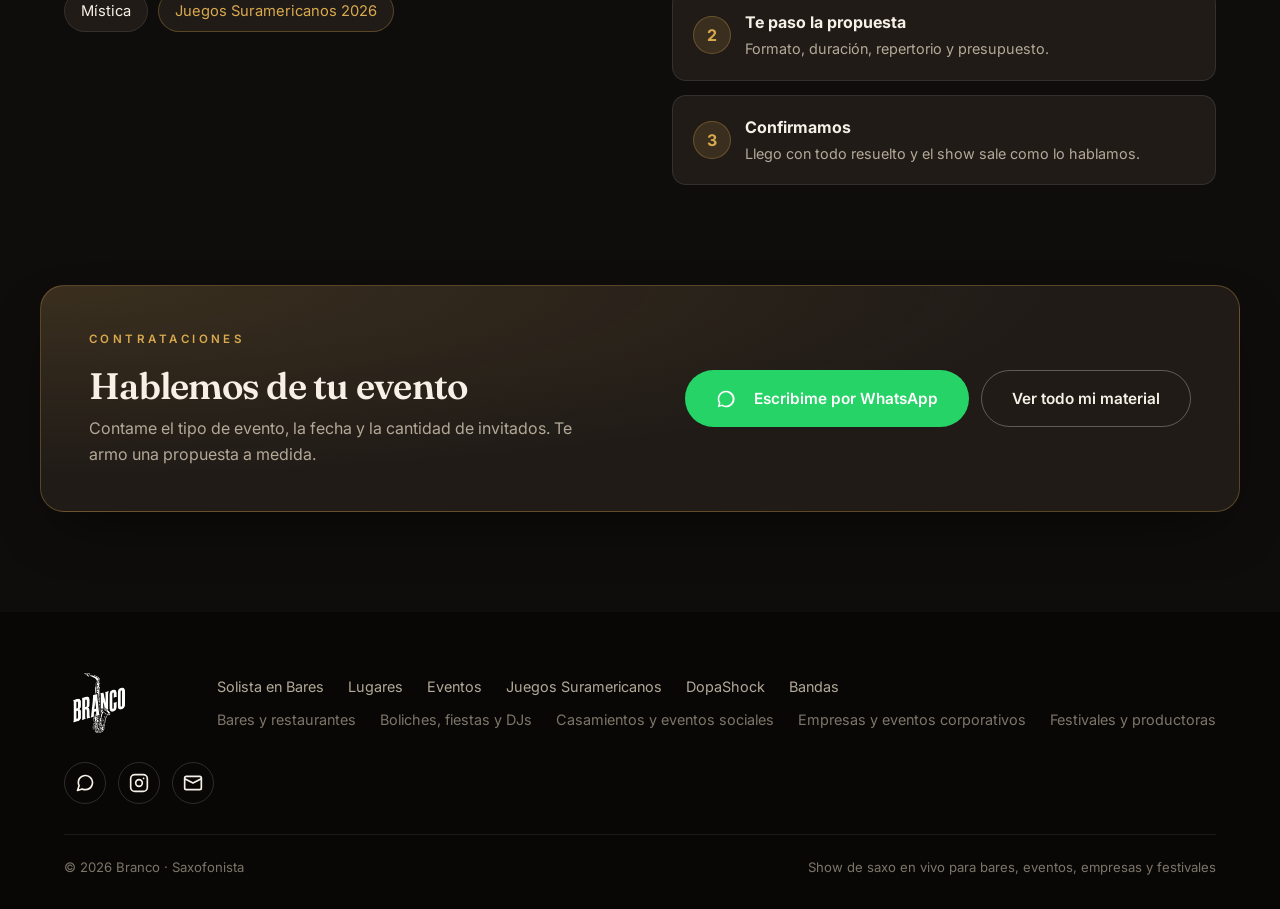
<file: para-empresas.html>
<!doctype html>
<!-- generado por tools/generar_paginas.py -->
<!-- NO editar este archivo a mano: se pisa al correr actualizar.bat.
     Editá tools/plantillas/*.html o tools/generar_paginas.py -->
<html lang="es-AR">
  <head>
    <meta charset="UTF-8" />
    <meta name="viewport" content="width=device-width, initial-scale=1.0, viewport-fit=cover" />
    <title>Saxo en vivo para empresas y eventos corporativos — Branco Saxofonista</title>
    <meta name="description" content="Saxo en vivo para fiestas de fin de año, lanzamientos, cócteles y presentaciones de marca. Una presentación cuidada y adaptada a la imagen de tu empresa." />
    <meta name="theme-color" content="#0f0d0c" />
    <meta name="robots" content="index, follow" />
    <link rel="canonical" href="https://developerbranco-rgb.github.io/Branco-WebPage/para-empresas.html" />

    <meta property="og:site_name" content="Branco — Saxofonista" />
    <meta property="og:title" content="Saxo en vivo para empresas y eventos corporativos — Branco Saxofonista" />
    <meta property="og:description" content="Saxo en vivo para fiestas de fin de año, lanzamientos, cócteles y presentaciones de marca. Una presentación cuidada y adaptada a la imagen de tu empresa." />
    <meta property="og:type" content="website" />
    <meta property="og:locale" content="es_AR" />
    <meta property="og:url" content="https://developerbranco-rgb.github.io/Branco-WebPage/para-empresas.html" />
    <meta property="og:image" content="https://developerbranco-rgb.github.io/Branco-WebPage/media/eventos/eventos.webp" />
    <meta name="twitter:card" content="summary_large_image" />

    <link rel="icon" type="image/png" sizes="32x32" href="assets/icon-32.png" />
    <link rel="apple-touch-icon" href="assets/icon-180.png" />

    <link rel="preconnect" href="https://fonts.googleapis.com" />
    <link rel="preconnect" href="https://fonts.gstatic.com" crossorigin />
    <link
      href="https://fonts.googleapis.com/css2?family=Fraunces:ital,opsz,wght@0,9..144,600;1,9..144,600&family=Inter:wght@400;500;600;700&display=swap"
      rel="stylesheet"
    />
    <link rel="stylesheet" href="styles.css" />
    <noscript><style>.reveal { opacity: 1; transform: none; }</style></noscript>

    <script type="application/ld+json">
      {
        "@context": "https://schema.org",
        "@graph": [
          {
            "@type": "Person",
            "@id": "https://developerbranco-rgb.github.io/Branco-WebPage/#branco",
            "name": "Branco",
            "jobTitle": "Saxofonista",
            "url": "https://developerbranco-rgb.github.io/Branco-WebPage/",
            "image": "https://developerbranco-rgb.github.io/Branco-WebPage/assets/img/hero.jpg",
            "email": "brancoantu9@gmail.com",
            "sameAs": ["https://instagram.com/branco.sax"]
          },
          {
            "@type": "MusicGroup",
            "@id": "https://developerbranco-rgb.github.io/Branco-WebPage/#show",
            "name": "Branco — Saxofonista",
            "description": "Show de saxo en vivo para bares, eventos privados, empresas y festivales.",
            "url": "https://developerbranco-rgb.github.io/Branco-WebPage/",
            "image": "https://developerbranco-rgb.github.io/Branco-WebPage/assets/img/hero.jpg",
            "genre": ["Pop", "R&B", "Soul", "Electrónica", "Jazz"],
            "member": { "@id": "https://developerbranco-rgb.github.io/Branco-WebPage/#branco" },
            "areaServed": "AR"
          }
        ]
      }
    </script>
  </head>
  <body class="page-propuesta page-para-empresas" data-wa-msg="¡Hola Branco! Vi tu propuesta para empresas y me gustaría consultarte por un show para un evento corporativo.">
    <a class="skip" href="#contenido">Saltar al contenido</a>
    <nav class="nav" id="nav" aria-label="Principal">
      <a href="index.html" class="nav__brand" aria-label="Branco — Inicio">
        <img src="assets/logos/branco.webp" alt="Branco" width="120" height="120" />
      </a>
      <div class="nav__links" id="navLinks">
        <a href="index.html">Inicio</a>
        <a href="solista-en-bares.html">Solista en Bares</a>
        <a href="lugares.html">Lugares</a>
        <a href="eventos.html">Eventos</a>
        <a href="juegos-suramericanos.html">Juegos Suramericanos</a>
        <a href="dopashock.html">DopaShock</a>
        <a href="bandas.html">Bandas</a>
        <a href="index.html#contacto" class="btn btn--gold nav__cta">Contratar</a>
      </div>
      <button class="nav__toggle" id="navToggle" aria-label="Abrir menú" aria-expanded="false" aria-controls="navLinks">
        <span></span><span></span><span></span>
      </button>
    </nav>

    <main id="contenido">
      <header class="hero wrap prop-hero">
        <div class="hero__text">
          <p class="eyebrow">Propuesta para empresas y eventos corporativos</p>
          <h1>Saxo en vivo para <em>los eventos de tu empresa</em></h1>
          <p class="hero__lead">Saxo en vivo para fiestas de fin de año, lanzamientos, cócteles y presentaciones de marca. Una presentación cuidada y adaptada a la imagen de tu empresa.</p>
          <div class="hero__cta">
            <a class="btn btn--wa" data-wa href="index.html#contacto"><svg viewBox="0 0 24 24" width="20" height="20" fill="#fff"><path d="M12 2a10 10 0 0 0-8.6 15l-1.3 4.8 4.9-1.3A10 10 0 1 0 12 2zm0 18a8 8 0 0 1-4.1-1.1l-.3-.2-3 .8.8-2.9-.2-.3A8 8 0 1 1 12 20z" /></svg>Consultar fecha y presupuesto</a>
            <a class="btn btn--ghost" href="#videos">▶ Ver videos</a>
          </div>
          <div class="hero__feats"><span><svg viewBox="0 0 24 24" stroke-linecap="round" stroke-linejoin="round"><path d="M20 6 9 17l-5-5" /></svg>Presentación profesional</span><span><svg viewBox="0 0 24 24" stroke-linecap="round" stroke-linejoin="round"><path d="M20 6 9 17l-5-5" /></svg>Sonido propio</span><span><svg viewBox="0 0 24 24" stroke-linecap="round" stroke-linejoin="round"><path d="M20 6 9 17l-5-5" /></svg>Repertorio a medida</span></div>
        </div>
        <div class="hero__media">
          <div class="hero__phone">
            <video id="heroVideo" src="media/eventos/eventos.mp4" poster="media/eventos/eventos.webp"
              width="720" height="1280" autoplay muted loop playsinline controls preload="auto"></video>
            <button class="hero__sound" id="soundHint" type="button" hidden>
              <svg viewBox="0 0 24 24" aria-hidden="true"><path d="M11 5 6 9H2v6h4l5 4V5z" stroke-linecap="round" stroke-linejoin="round" /><path d="M16 9.5 21 15M21 9.5 16 15" stroke-linecap="round" stroke-linejoin="round" /></svg>
              Activar sonido
            </button>
          </div>
        </div>
      </header>

      <section class="strip" aria-label="Ideal para">
        <div class="wrap strip__inner">
          <span class="strip__label">Ideal para</span>
          <ul class="strip__list"><li>Fiestas de fin de año</li><li>Lanzamientos</li><li>Cócteles</li><li>Convenciones</li><li>Inauguraciones</li><li>Activaciones de marca</li></ul>
        </div>
      </section>

      <section class="section" id="propuesta">
        <div class="wrap">
          <div class="section__head section__head--center reveal">
            <p class="eyebrow">La propuesta</p>
            <h2>Dónde suma el saxo</h2>
          </div>
          <div class="pgrid"><div class="pfeat reveal"><span class="pfeat__n">01</span><h3>Cóctel y recepción</h3><p>Un ambiente sofisticado para la bienvenida y el networking.</p></div><div class="pfeat reveal"><span class="pfeat__n">02</span><h3>Momentos de impacto</h3><p>Apertura del evento, presentación de producto o cierre.</p></div><div class="pfeat reveal"><span class="pfeat__n">03</span><h3>Fiesta de fin de año</h3><p>Saxo sobre hits y electrónica para terminar la noche arriba.</p></div><div class="pfeat reveal"><span class="pfeat__n">04</span><h3>Coordinación</h3><p>Me ajusto al cronograma y a la producción del evento.</p></div></div>
        </div>
      </section>

      <section class="section section--soft" id="videos">
        <div class="wrap">
          <div class="section__head section__head--center reveal">
            <p class="eyebrow">Videos</p>
            <h2>Mirá el show en vivo</h2>
            <p>Una selección pensada para empresas y eventos corporativos.</p>
          </div>
          <div class="reveal"><div class="vgrid vgrid--v"><a class="vcard vcard--v" href="media/eventos/branco-saxofonista.mp4" data-video data-title="Eventos" data-poster="media/eventos/branco-saxofonista.webp" aria-label="Reproducir: Eventos"><img src="media/eventos/branco-saxofonista.webp" alt="" width="720" height="1280" loading="lazy" decoding="async" /><span class="vcard__play"><svg viewBox="0 0 24 24" aria-hidden="true"><path d="M8 5v14l11-7z"/></svg></span><span class="vcard__dur">0:37</span><span class="vcard__title">Eventos</span></a><a class="vcard vcard--v" href="media/eventos/eventos-5.mp4" data-video data-title="Eventos" data-poster="media/eventos/eventos-5.webp" aria-label="Reproducir: Eventos"><img src="media/eventos/eventos-5.webp" alt="" width="720" height="1280" loading="lazy" decoding="async" /><span class="vcard__play"><svg viewBox="0 0 24 24" aria-hidden="true"><path d="M8 5v14l11-7z"/></svg></span><span class="vcard__dur">0:33</span><span class="vcard__title">Eventos</span></a><a class="vcard vcard--v" href="media/eventos/eventos-4.mp4" data-video data-title="Eventos" data-poster="media/eventos/eventos-4.webp" aria-label="Reproducir: Eventos"><img src="media/eventos/eventos-4.webp" alt="" width="480" height="848" loading="lazy" decoding="async" /><span class="vcard__play"><svg viewBox="0 0 24 24" aria-hidden="true"><path d="M8 5v14l11-7z"/></svg></span><span class="vcard__dur">1:29</span><span class="vcard__title">Eventos</span></a><a class="vcard vcard--v" href="media/lugares/eventoempresarialenfrank.mp4" data-video data-title="Evento empresarial · Frank" data-poster="media/lugares/eventoempresarialenfrank.webp" aria-label="Reproducir: Evento empresarial · Frank"><img src="media/lugares/eventoempresarialenfrank.webp" alt="" width="720" height="1280" loading="lazy" decoding="async" /><span class="vcard__play"><svg viewBox="0 0 24 24" aria-hidden="true"><path d="M8 5v14l11-7z"/></svg></span><span class="vcard__dur">0:05</span><span class="vcard__title">Evento empresarial · Frank</span></a><a class="vcard vcard--v" href="media/juegos-suramericanos/un-pedacito-de-september-en-los-juegos-suramericanos-dia-2-p.mp4" data-video data-title="September · Día 2 · Juegos Suramericanos" data-poster="media/juegos-suramericanos/un-pedacito-de-september-en-los-juegos-suramericanos-dia-2-p.webp" aria-label="Reproducir: September · Día 2 · Juegos Suramericanos"><img src="media/juegos-suramericanos/un-pedacito-de-september-en-los-juegos-suramericanos-dia-2-p.webp" alt="" width="720" height="1280" loading="lazy" decoding="async" /><span class="vcard__play"><svg viewBox="0 0 24 24" aria-hidden="true"><path d="M8 5v14l11-7z"/></svg></span><span class="vcard__dur">0:15</span><span class="vcard__title">September · Día 2 · Juegos Suramericanos</span></a></div></div>
          <p class="pmore"><a class="btn btn--ghost" href="index.html#explorar">Ver los 49 videos</a></p>
        </div>
      </section>

      <section class="jband" aria-label="Juegos Suramericanos">
        <div class="jband__bg" style="background-image:url('media/juegos-suramericanos/take-on-me-entero-dia-13.webp')" aria-hidden="true"></div>
        <div class="wrap jband__inner reveal">
          <p class="eyebrow">Antecedente destacado</p>
          <h2>Juegos Suramericanos <em>Santa Fe 2026</em></h2>
          <p>Show de saxo en vivo en el escenario de los Juegos, durante varias jornadas y frente a público de todo el continente.</p>
          <p class="jband__meta">13 videos · 8 canciones enteras</p>
          <a href="juegos-suramericanos.html" class="btn btn--gold">Ver el show en los Juegos</a>
        </div>
      </section>

      <section class="section" id="trayectoria">
        <div class="wrap ptwo">
          <div class="reveal">
            <p class="eyebrow">Trayectoria</p>
            <h2>Dónde ya toqué</h2>
            <ul class="venues"><li>Gallo Rojo</li><li>Harlem Pub</li><li>Vinito Rosario</li><li>City Center</li><li>Complejo Forest</li><li>Frank</li><li>Capitán</li><li>El Aserradero</li><li>Mística</li><li>Juegos Suramericanos 2026</li></ul>
          </div>
          <div class="reveal">
            <p class="eyebrow">Cómo trabajamos</p>
            <h2>Simple y sin vueltas</h2>
            <ol class="steps">
              <li><b>Me escribís</b><span>Fecha, lugar y tipo de evento.</span></li>
              <li><b>Te paso la propuesta</b><span>Formato, duración, repertorio y presupuesto.</span></li>
              <li><b>Confirmamos</b><span>Llego con todo resuelto y el show sale como lo hablamos.</span></li>
            </ol>
          </div>
        </div>
      </section>

      <section class="cta">
        <div class="wrap cta__inner reveal">
          <div>
            <p class="eyebrow">Contrataciones</p>
            <h2>Hablemos de tu evento</h2>
            <p>Contame el tipo de evento, la fecha y la cantidad de invitados. Te armo una propuesta a medida.</p>
          </div>
          <div class="cta__btns">
            <a class="btn btn--wa" data-wa href="index.html#contacto"><svg viewBox="0 0 24 24" width="20" height="20" fill="#fff"><path d="M12 2a10 10 0 0 0-8.6 15l-1.3 4.8 4.9-1.3A10 10 0 1 0 12 2zm0 18a8 8 0 0 1-4.1-1.1l-.3-.2-3 .8.8-2.9-.2-.3A8 8 0 1 1 12 20z" /></svg>Escribime por WhatsApp</a>
            <a class="btn btn--ghost" href="index.html">Ver todo mi material</a>
          </div>
        </div>
      </section>
    </main>

    <footer class="footer">
      <div class="wrap">
        <div class="footer__top">
          <a href="index.html" class="footer__brand" aria-label="Branco — Inicio">
            <img src="assets/logos/branco.webp" alt="Branco" width="120" height="120" loading="lazy" />
          </a>
          <div class="footer__navs">
            <nav class="footer__links" aria-label="Videos">
              <a href="solista-en-bares.html">Solista en Bares</a>
<a href="lugares.html">Lugares</a>
<a href="eventos.html">Eventos</a>
<a href="juegos-suramericanos.html">Juegos Suramericanos</a>
<a href="dopashock.html">DopaShock</a>
<a href="bandas.html">Bandas</a>
            </nav>
            <nav class="footer__links footer__links--props" aria-label="Propuestas">
              <a href="para-bares.html">Bares y restaurantes</a>
<a href="para-fiestas.html">Boliches, fiestas y DJs</a>
<a href="para-casamientos.html">Casamientos y eventos sociales</a>
<a href="para-empresas.html">Empresas y eventos corporativos</a>
<a href="para-festivales.html">Festivales y productoras</a>
            </nav>
          </div>
          <div class="footer__soc">
            <a data-wa href="#" target="_blank" rel="noopener" aria-label="WhatsApp">
              <svg viewBox="0 0 24 24" stroke-width="2" stroke-linecap="round" stroke-linejoin="round"><path d="M21 11.5a8.38 8.38 0 0 1-.9 3.8 8.5 8.5 0 0 1-7.6 4.7 8.38 8.38 0 0 1-3.8-.9L3 21l1.9-5.7a8.38 8.38 0 0 1-.9-3.8 8.5 8.5 0 0 1 4.7-7.6 8.38 8.38 0 0 1 3.8-.9h.5a8.48 8.48 0 0 1 8 8v.5z" /></svg>
            </a>
            <a data-ig href="#" target="_blank" rel="noopener" aria-label="Instagram">
              <svg viewBox="0 0 24 24" stroke-width="2" stroke-linecap="round" stroke-linejoin="round"><rect x="2" y="2" width="20" height="20" rx="5" /><circle cx="12" cy="12" r="4" /><path d="M17.5 6.5h.01" /></svg>
            </a>
            <a data-mail href="#" aria-label="Email">
              <svg viewBox="0 0 24 24" stroke-width="2" stroke-linecap="round" stroke-linejoin="round"><rect x="2" y="4" width="20" height="16" rx="2" /><path d="m22 7-10 5L2 7" /></svg>
            </a>
          </div>
        </div>
        <div class="footer__bottom">
          <span>© <span data-year></span> Branco · Saxofonista</span>
          <span>Show de saxo en vivo para bares, eventos, empresas y festivales</span>
        </div>
      </div>
    </footer>

    <a class="wa-float" data-wa href="#" target="_blank" rel="noopener" aria-label="Escribime por WhatsApp">
      <svg viewBox="0 0 24 24" aria-hidden="true"><path d="M12 2a10 10 0 0 0-8.6 15l-1.3 4.8 4.9-1.3A10 10 0 1 0 12 2z" /></svg>
    </a>

    <!-- Reproductor de videos -->
    <div class="player" id="player" role="dialog" aria-modal="true" aria-label="Reproductor de video" hidden>
      <div class="player__top">
        <p class="player__title" id="playerTitle"></p>
        <span class="player__count" id="playerCount"></span>
        <button class="player__nav player__nav--prev" id="playerPrev" type="button" aria-label="Video anterior">
          <svg viewBox="0 0 24 24"><path d="M15 5 8 12l7 7" /></svg>
        </button>
        <button class="player__nav player__nav--next" id="playerNext" type="button" aria-label="Video siguiente">
          <svg viewBox="0 0 24 24"><path d="m9 5 7 7-7 7" /></svg>
        </button>
        <button class="player__close" id="playerClose" type="button" aria-label="Cerrar">
          <svg viewBox="0 0 24 24"><path d="M6 6l12 12M18 6 6 18" /></svg>
        </button>
      </div>
      <div class="player__stage" id="playerStage">
        <video id="playerVideo" controls playsinline preload="auto"></video>
      </div>
    </div>

    <!-- Fotos ampliadas -->
    <div class="lightbox" id="lightbox" role="dialog" aria-modal="true" aria-label="Foto ampliada">
      <button class="lightbox__close" id="lbClose" aria-label="Cerrar">&times;</button>
      <img alt="" id="lbImg" />
    </div>


    <script src="script.js"></script>
  </body>
</html>
</file>
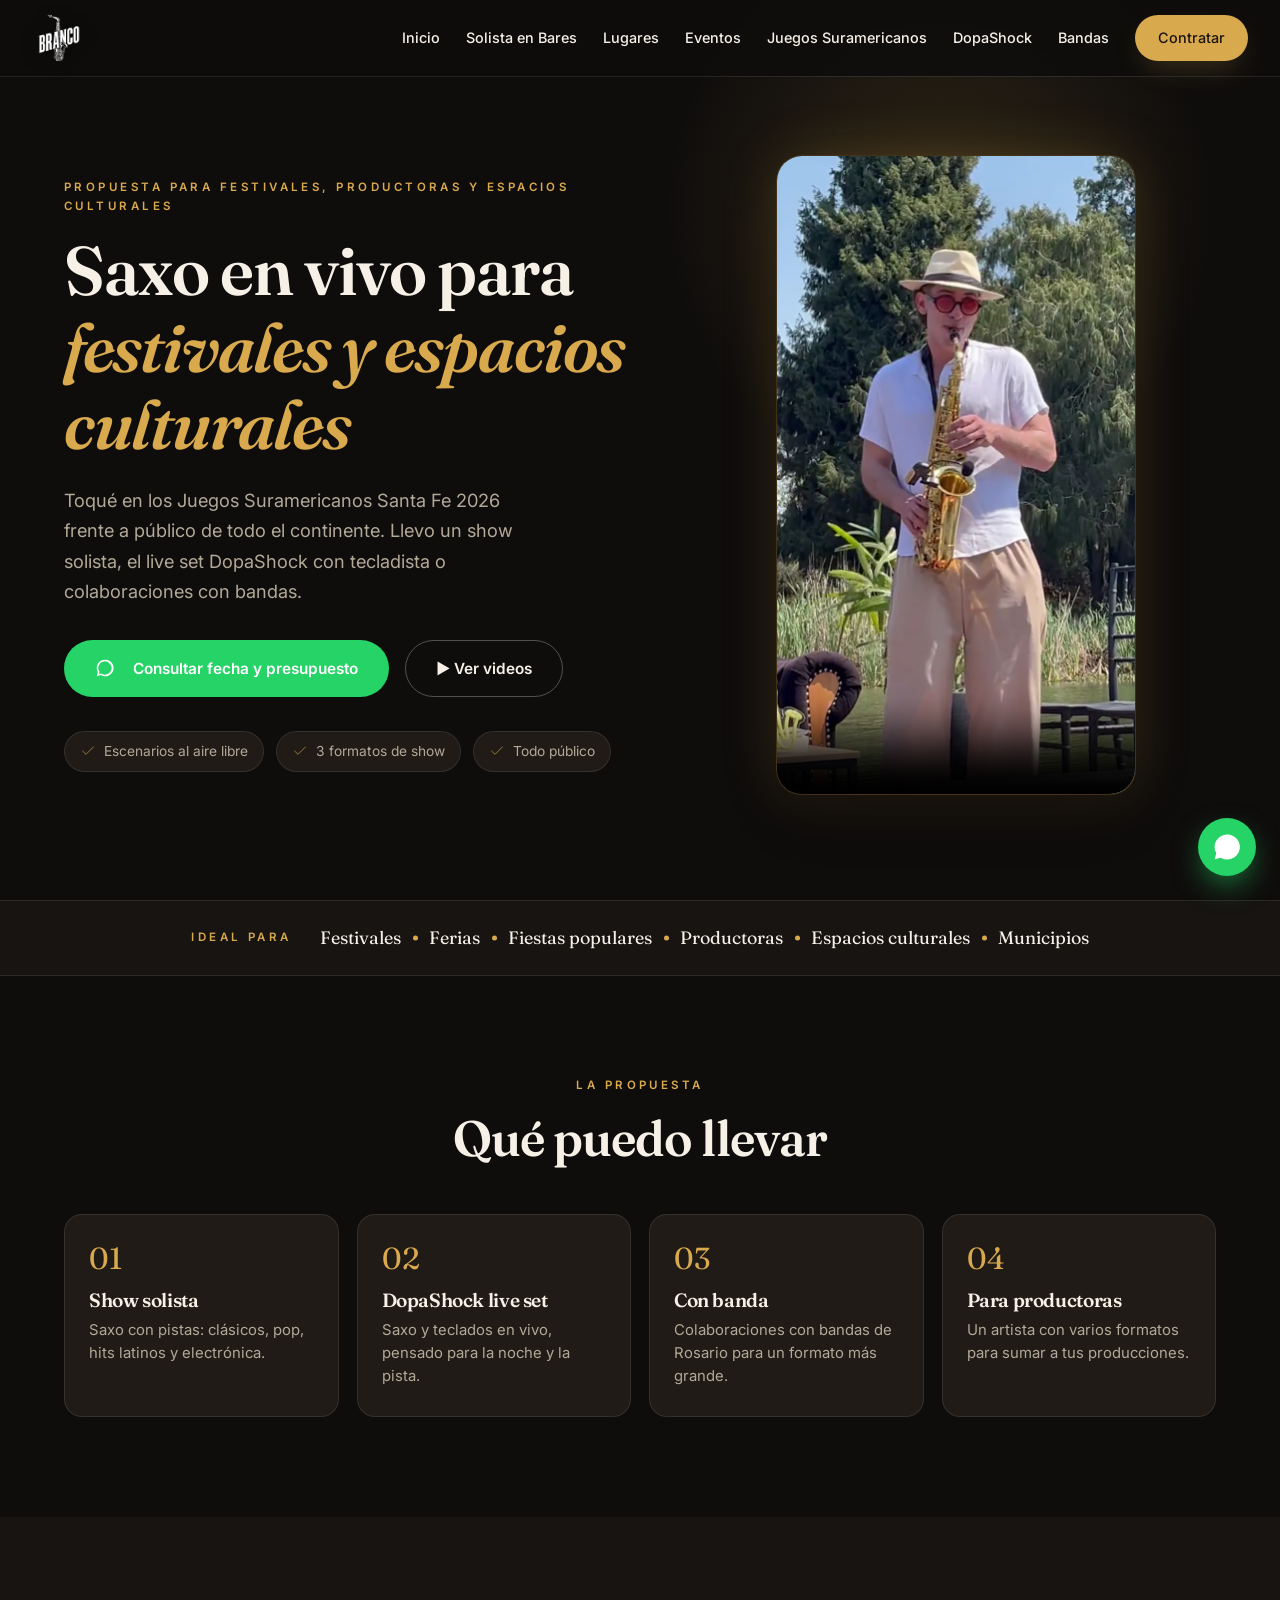
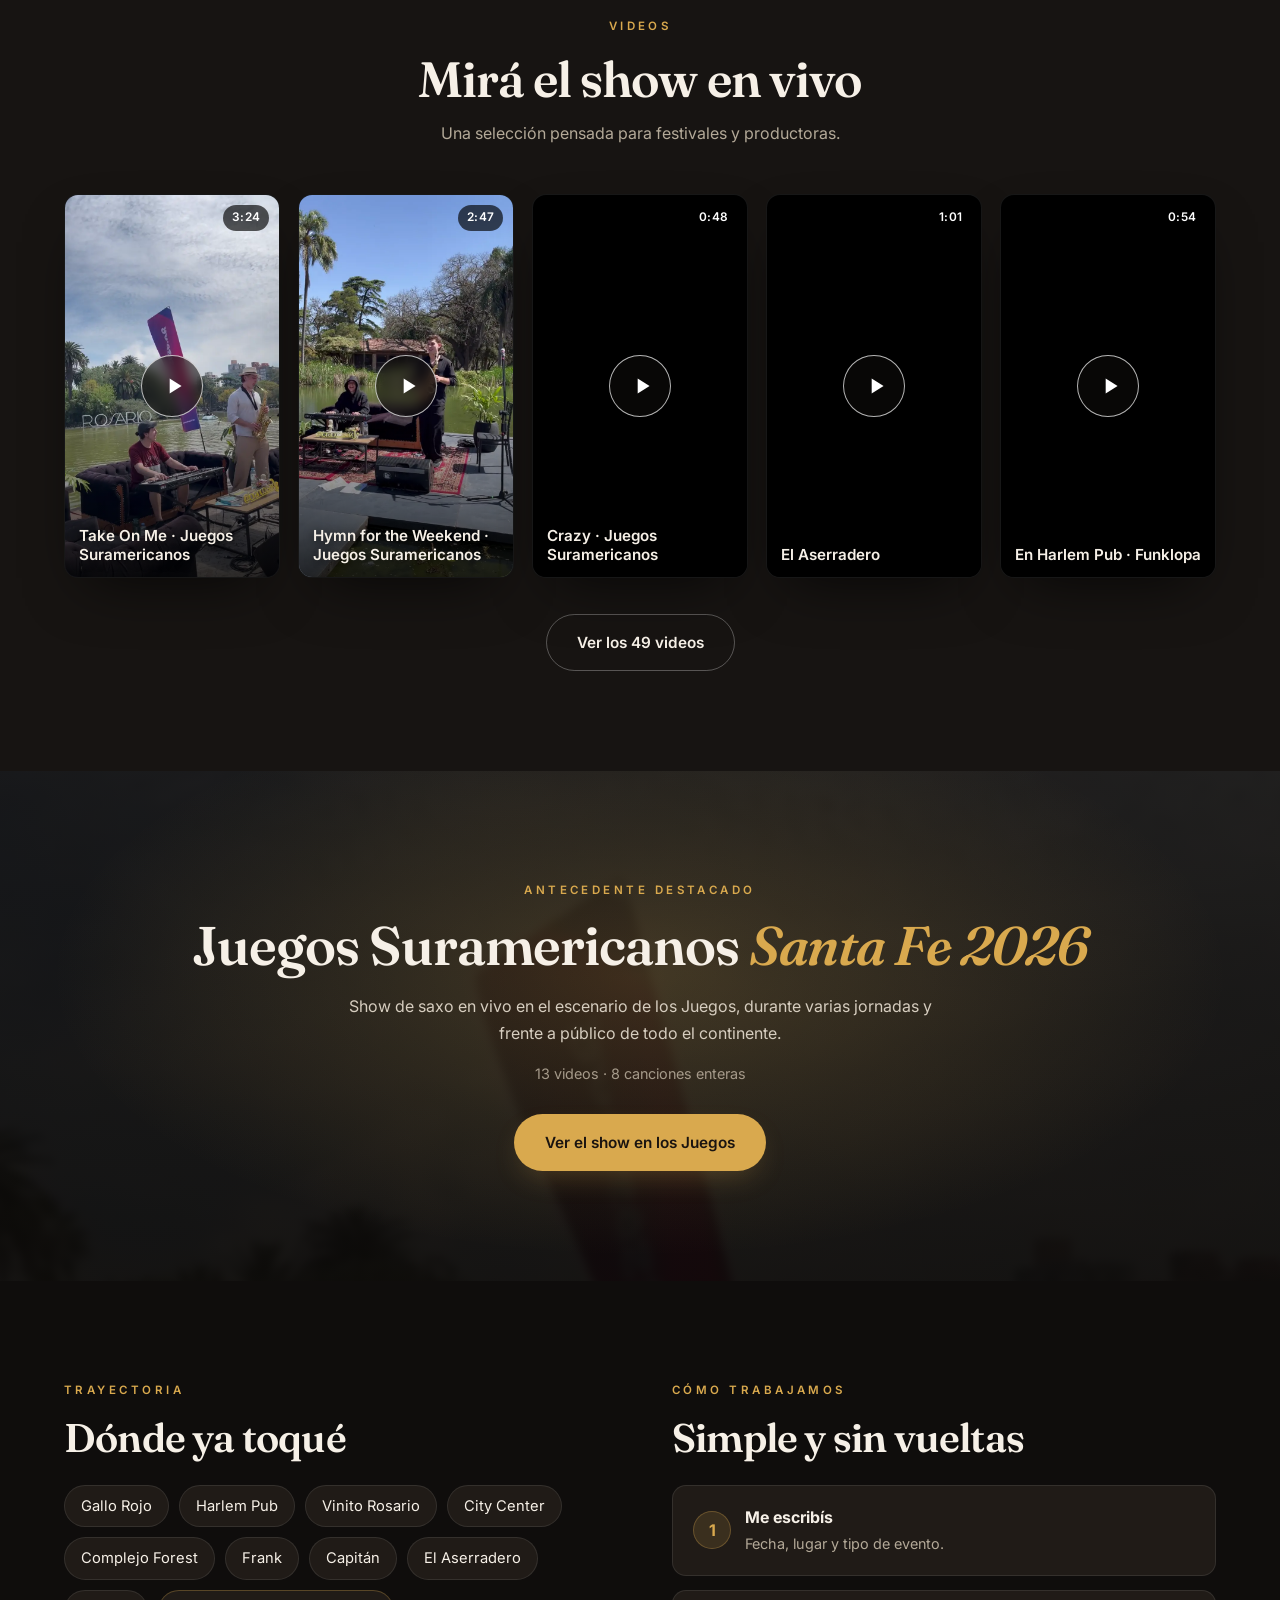
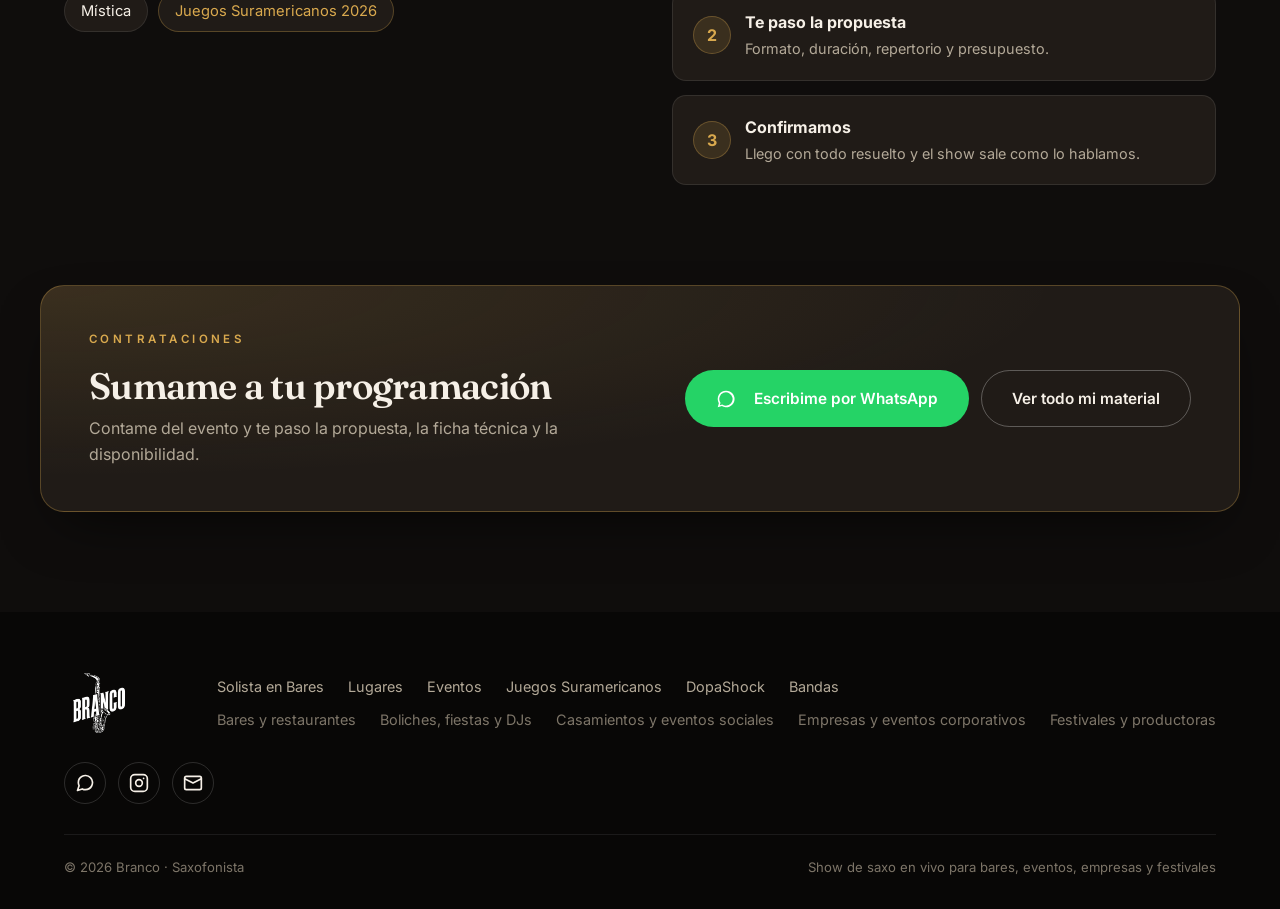
<file: para-festivales.html>
<!doctype html>
<!-- generado por tools/generar_paginas.py -->
<!-- NO editar este archivo a mano: se pisa al correr actualizar.bat.
     Editá tools/plantillas/*.html o tools/generar_paginas.py -->
<html lang="es-AR">
  <head>
    <meta charset="UTF-8" />
    <meta name="viewport" content="width=device-width, initial-scale=1.0, viewport-fit=cover" />
    <title>Saxo en vivo para festivales y productoras — Branco Saxofonista</title>
    <meta name="description" content="Toqué en los Juegos Suramericanos Santa Fe 2026 frente a público de todo el continente. Llevo un show solista, el live set DopaShock con tecladista o colaboraciones con bandas." />
    <meta name="theme-color" content="#0f0d0c" />
    <meta name="robots" content="index, follow" />
    <link rel="canonical" href="https://developerbranco-rgb.github.io/Branco-WebPage/para-festivales.html" />

    <meta property="og:site_name" content="Branco — Saxofonista" />
    <meta property="og:title" content="Saxo en vivo para festivales y productoras — Branco Saxofonista" />
    <meta property="og:description" content="Toqué en los Juegos Suramericanos Santa Fe 2026 frente a público de todo el continente. Llevo un show solista, el live set DopaShock con tecladista o colaboraciones con bandas." />
    <meta property="og:type" content="website" />
    <meta property="og:locale" content="es_AR" />
    <meta property="og:url" content="https://developerbranco-rgb.github.io/Branco-WebPage/para-festivales.html" />
    <meta property="og:image" content="https://developerbranco-rgb.github.io/Branco-WebPage/media/juegos-suramericanos/get-lucky-una-parte.webp" />
    <meta name="twitter:card" content="summary_large_image" />

    <link rel="icon" type="image/png" sizes="32x32" href="assets/icon-32.png" />
    <link rel="apple-touch-icon" href="assets/icon-180.png" />

    <link rel="preconnect" href="https://fonts.googleapis.com" />
    <link rel="preconnect" href="https://fonts.gstatic.com" crossorigin />
    <link
      href="https://fonts.googleapis.com/css2?family=Fraunces:ital,opsz,wght@0,9..144,600;1,9..144,600&family=Inter:wght@400;500;600;700&display=swap"
      rel="stylesheet"
    />
    <link rel="stylesheet" href="styles.css" />
    <noscript><style>.reveal { opacity: 1; transform: none; }</style></noscript>

    <script type="application/ld+json">
      {
        "@context": "https://schema.org",
        "@graph": [
          {
            "@type": "Person",
            "@id": "https://developerbranco-rgb.github.io/Branco-WebPage/#branco",
            "name": "Branco",
            "jobTitle": "Saxofonista",
            "url": "https://developerbranco-rgb.github.io/Branco-WebPage/",
            "image": "https://developerbranco-rgb.github.io/Branco-WebPage/assets/img/hero.jpg",
            "email": "brancoantu9@gmail.com",
            "sameAs": ["https://instagram.com/branco.sax"]
          },
          {
            "@type": "MusicGroup",
            "@id": "https://developerbranco-rgb.github.io/Branco-WebPage/#show",
            "name": "Branco — Saxofonista",
            "description": "Show de saxo en vivo para bares, eventos privados, empresas y festivales.",
            "url": "https://developerbranco-rgb.github.io/Branco-WebPage/",
            "image": "https://developerbranco-rgb.github.io/Branco-WebPage/assets/img/hero.jpg",
            "genre": ["Pop", "R&B", "Soul", "Electrónica", "Jazz"],
            "member": { "@id": "https://developerbranco-rgb.github.io/Branco-WebPage/#branco" },
            "areaServed": "AR"
          }
        ]
      }
    </script>
  </head>
  <body class="page-propuesta page-para-festivales" data-wa-msg="¡Hola Branco! Vi tu propuesta para festivales y producciones y me gustaría hablar sobre una posible fecha.">
    <a class="skip" href="#contenido">Saltar al contenido</a>
    <nav class="nav" id="nav" aria-label="Principal">
      <a href="index.html" class="nav__brand" aria-label="Branco — Inicio">
        <img src="assets/logos/branco.webp" alt="Branco" width="120" height="120" />
      </a>
      <div class="nav__links" id="navLinks">
        <a href="index.html">Inicio</a>
        <a href="solista-en-bares.html">Solista en Bares</a>
        <a href="lugares.html">Lugares</a>
        <a href="eventos.html">Eventos</a>
        <a href="juegos-suramericanos.html">Juegos Suramericanos</a>
        <a href="dopashock.html">DopaShock</a>
        <a href="bandas.html">Bandas</a>
        <a href="index.html#contacto" class="btn btn--gold nav__cta">Contratar</a>
      </div>
      <button class="nav__toggle" id="navToggle" aria-label="Abrir menú" aria-expanded="false" aria-controls="navLinks">
        <span></span><span></span><span></span>
      </button>
    </nav>

    <main id="contenido">
      <header class="hero wrap prop-hero">
        <div class="hero__text">
          <p class="eyebrow">Propuesta para festivales, productoras y espacios culturales</p>
          <h1>Saxo en vivo para <em>festivales y espacios culturales</em></h1>
          <p class="hero__lead">Toqué en los Juegos Suramericanos Santa Fe 2026 frente a público de todo el continente. Llevo un show solista, el live set DopaShock con tecladista o colaboraciones con bandas.</p>
          <div class="hero__cta">
            <a class="btn btn--wa" data-wa href="index.html#contacto"><svg viewBox="0 0 24 24" width="20" height="20" fill="#fff"><path d="M12 2a10 10 0 0 0-8.6 15l-1.3 4.8 4.9-1.3A10 10 0 1 0 12 2zm0 18a8 8 0 0 1-4.1-1.1l-.3-.2-3 .8.8-2.9-.2-.3A8 8 0 1 1 12 20z" /></svg>Consultar fecha y presupuesto</a>
            <a class="btn btn--ghost" href="#videos">▶ Ver videos</a>
          </div>
          <div class="hero__feats"><span><svg viewBox="0 0 24 24" stroke-linecap="round" stroke-linejoin="round"><path d="M20 6 9 17l-5-5" /></svg>Escenarios al aire libre</span><span><svg viewBox="0 0 24 24" stroke-linecap="round" stroke-linejoin="round"><path d="M20 6 9 17l-5-5" /></svg>3 formatos de show</span><span><svg viewBox="0 0 24 24" stroke-linecap="round" stroke-linejoin="round"><path d="M20 6 9 17l-5-5" /></svg>Todo público</span></div>
        </div>
        <div class="hero__media">
          <div class="hero__phone">
            <video id="heroVideo" src="media/juegos-suramericanos/get-lucky-una-parte.mp4" poster="media/juegos-suramericanos/get-lucky-una-parte.webp"
              width="720" height="1280" autoplay muted loop playsinline controls preload="auto"></video>
            <button class="hero__sound" id="soundHint" type="button" hidden>
              <svg viewBox="0 0 24 24" aria-hidden="true"><path d="M11 5 6 9H2v6h4l5 4V5z" stroke-linecap="round" stroke-linejoin="round" /><path d="M16 9.5 21 15M21 9.5 16 15" stroke-linecap="round" stroke-linejoin="round" /></svg>
              Activar sonido
            </button>
          </div>
        </div>
      </header>

      <section class="strip" aria-label="Ideal para">
        <div class="wrap strip__inner">
          <span class="strip__label">Ideal para</span>
          <ul class="strip__list"><li>Festivales</li><li>Ferias</li><li>Fiestas populares</li><li>Productoras</li><li>Espacios culturales</li><li>Municipios</li></ul>
        </div>
      </section>

      <section class="section" id="propuesta">
        <div class="wrap">
          <div class="section__head section__head--center reveal">
            <p class="eyebrow">La propuesta</p>
            <h2>Qué puedo llevar</h2>
          </div>
          <div class="pgrid"><div class="pfeat reveal"><span class="pfeat__n">01</span><h3>Show solista</h3><p>Saxo con pistas: clásicos, pop, hits latinos y electrónica.</p></div><div class="pfeat reveal"><span class="pfeat__n">02</span><h3>DopaShock live set</h3><p>Saxo y teclados en vivo, pensado para la noche y la pista.</p></div><div class="pfeat reveal"><span class="pfeat__n">03</span><h3>Con banda</h3><p>Colaboraciones con bandas de Rosario para un formato más grande.</p></div><div class="pfeat reveal"><span class="pfeat__n">04</span><h3>Para productoras</h3><p>Un artista con varios formatos para sumar a tus producciones.</p></div></div>
        </div>
      </section>

      <section class="section section--soft" id="videos">
        <div class="wrap">
          <div class="section__head section__head--center reveal">
            <p class="eyebrow">Videos</p>
            <h2>Mirá el show en vivo</h2>
            <p>Una selección pensada para festivales y productoras.</p>
          </div>
          <div class="reveal"><div class="vgrid vgrid--v"><a class="vcard vcard--v" href="media/juegos-suramericanos/take-on-me-entero-dia-13.mp4" data-video data-title="Take On Me · Juegos Suramericanos" data-poster="media/juegos-suramericanos/take-on-me-entero-dia-13.webp" aria-label="Reproducir: Take On Me · Juegos Suramericanos"><img src="media/juegos-suramericanos/take-on-me-entero-dia-13.webp" alt="" width="720" height="1280" loading="lazy" decoding="async" /><span class="vcard__play"><svg viewBox="0 0 24 24" aria-hidden="true"><path d="M8 5v14l11-7z"/></svg></span><span class="vcard__dur">3:24</span><span class="vcard__title">Take On Me · Juegos Suramericanos</span></a><a class="vcard vcard--v" href="media/juegos-suramericanos/hymn-for-the-weekend-entero-dia-7.mp4" data-video data-title="Hymn for the Weekend · Juegos Suramericanos" data-poster="media/juegos-suramericanos/hymn-for-the-weekend-entero-dia-7.webp" aria-label="Reproducir: Hymn for the Weekend · Juegos Suramericanos"><img src="media/juegos-suramericanos/hymn-for-the-weekend-entero-dia-7.webp" alt="" width="720" height="1280" loading="lazy" decoding="async" /><span class="vcard__play"><svg viewBox="0 0 24 24" aria-hidden="true"><path d="M8 5v14l11-7z"/></svg></span><span class="vcard__dur">2:47</span><span class="vcard__title">Hymn for the Weekend · Juegos Suramericanos</span></a><a class="vcard vcard--v" href="media/juegos-suramericanos/crazy-una-parte.mp4" data-video data-title="Crazy · Juegos Suramericanos" data-poster="media/juegos-suramericanos/crazy-una-parte.webp" aria-label="Reproducir: Crazy · Juegos Suramericanos"><img src="media/juegos-suramericanos/crazy-una-parte.webp" alt="" width="720" height="1280" loading="lazy" decoding="async" /><span class="vcard__play"><svg viewBox="0 0 24 24" aria-hidden="true"><path d="M8 5v14l11-7z"/></svg></span><span class="vcard__dur">0:48</span><span class="vcard__title">Crazy · Juegos Suramericanos</span></a><a class="vcard vcard--v" href="media/dopashock/dopashock-en-el-aserradero-3.mp4" data-video data-title="El Aserradero" data-poster="media/dopashock/dopashock-en-el-aserradero-3.webp" aria-label="Reproducir: El Aserradero"><img src="media/dopashock/dopashock-en-el-aserradero-3.webp" alt="" width="720" height="1280" loading="lazy" decoding="async" /><span class="vcard__play"><svg viewBox="0 0 24 24" aria-hidden="true"><path d="M8 5v14l11-7z"/></svg></span><span class="vcard__dur">1:01</span><span class="vcard__title">El Aserradero</span></a><a class="vcard vcard--v" href="media/bandas/funklopa/funklopa-en-harlem-pub.mp4" data-video data-title="En Harlem Pub · Funklopa" data-poster="media/bandas/funklopa/funklopa-en-harlem-pub.webp" aria-label="Reproducir: En Harlem Pub · Funklopa"><img src="media/bandas/funklopa/funklopa-en-harlem-pub.webp" alt="" width="576" height="1024" loading="lazy" decoding="async" /><span class="vcard__play"><svg viewBox="0 0 24 24" aria-hidden="true"><path d="M8 5v14l11-7z"/></svg></span><span class="vcard__dur">0:54</span><span class="vcard__title">En Harlem Pub · Funklopa</span></a></div></div>
          <p class="pmore"><a class="btn btn--ghost" href="index.html#explorar">Ver los 49 videos</a></p>
        </div>
      </section>

      <section class="jband" aria-label="Juegos Suramericanos">
        <div class="jband__bg" style="background-image:url('media/juegos-suramericanos/take-on-me-entero-dia-13.webp')" aria-hidden="true"></div>
        <div class="wrap jband__inner reveal">
          <p class="eyebrow">Antecedente destacado</p>
          <h2>Juegos Suramericanos <em>Santa Fe 2026</em></h2>
          <p>Show de saxo en vivo en el escenario de los Juegos, durante varias jornadas y frente a público de todo el continente.</p>
          <p class="jband__meta">13 videos · 8 canciones enteras</p>
          <a href="juegos-suramericanos.html" class="btn btn--gold">Ver el show en los Juegos</a>
        </div>
      </section>

      <section class="section" id="trayectoria">
        <div class="wrap ptwo">
          <div class="reveal">
            <p class="eyebrow">Trayectoria</p>
            <h2>Dónde ya toqué</h2>
            <ul class="venues"><li>Gallo Rojo</li><li>Harlem Pub</li><li>Vinito Rosario</li><li>City Center</li><li>Complejo Forest</li><li>Frank</li><li>Capitán</li><li>El Aserradero</li><li>Mística</li><li>Juegos Suramericanos 2026</li></ul>
          </div>
          <div class="reveal">
            <p class="eyebrow">Cómo trabajamos</p>
            <h2>Simple y sin vueltas</h2>
            <ol class="steps">
              <li><b>Me escribís</b><span>Fecha, lugar y tipo de evento.</span></li>
              <li><b>Te paso la propuesta</b><span>Formato, duración, repertorio y presupuesto.</span></li>
              <li><b>Confirmamos</b><span>Llego con todo resuelto y el show sale como lo hablamos.</span></li>
            </ol>
          </div>
        </div>
      </section>

      <section class="cta">
        <div class="wrap cta__inner reveal">
          <div>
            <p class="eyebrow">Contrataciones</p>
            <h2>Sumame a tu programación</h2>
            <p>Contame del evento y te paso la propuesta, la ficha técnica y la disponibilidad.</p>
          </div>
          <div class="cta__btns">
            <a class="btn btn--wa" data-wa href="index.html#contacto"><svg viewBox="0 0 24 24" width="20" height="20" fill="#fff"><path d="M12 2a10 10 0 0 0-8.6 15l-1.3 4.8 4.9-1.3A10 10 0 1 0 12 2zm0 18a8 8 0 0 1-4.1-1.1l-.3-.2-3 .8.8-2.9-.2-.3A8 8 0 1 1 12 20z" /></svg>Escribime por WhatsApp</a>
            <a class="btn btn--ghost" href="index.html">Ver todo mi material</a>
          </div>
        </div>
      </section>
    </main>

    <footer class="footer">
      <div class="wrap">
        <div class="footer__top">
          <a href="index.html" class="footer__brand" aria-label="Branco — Inicio">
            <img src="assets/logos/branco.webp" alt="Branco" width="120" height="120" loading="lazy" />
          </a>
          <div class="footer__navs">
            <nav class="footer__links" aria-label="Videos">
              <a href="solista-en-bares.html">Solista en Bares</a>
<a href="lugares.html">Lugares</a>
<a href="eventos.html">Eventos</a>
<a href="juegos-suramericanos.html">Juegos Suramericanos</a>
<a href="dopashock.html">DopaShock</a>
<a href="bandas.html">Bandas</a>
            </nav>
            <nav class="footer__links footer__links--props" aria-label="Propuestas">
              <a href="para-bares.html">Bares y restaurantes</a>
<a href="para-fiestas.html">Boliches, fiestas y DJs</a>
<a href="para-casamientos.html">Casamientos y eventos sociales</a>
<a href="para-empresas.html">Empresas y eventos corporativos</a>
<a href="para-festivales.html">Festivales y productoras</a>
            </nav>
          </div>
          <div class="footer__soc">
            <a data-wa href="#" target="_blank" rel="noopener" aria-label="WhatsApp">
              <svg viewBox="0 0 24 24" stroke-width="2" stroke-linecap="round" stroke-linejoin="round"><path d="M21 11.5a8.38 8.38 0 0 1-.9 3.8 8.5 8.5 0 0 1-7.6 4.7 8.38 8.38 0 0 1-3.8-.9L3 21l1.9-5.7a8.38 8.38 0 0 1-.9-3.8 8.5 8.5 0 0 1 4.7-7.6 8.38 8.38 0 0 1 3.8-.9h.5a8.48 8.48 0 0 1 8 8v.5z" /></svg>
            </a>
            <a data-ig href="#" target="_blank" rel="noopener" aria-label="Instagram">
              <svg viewBox="0 0 24 24" stroke-width="2" stroke-linecap="round" stroke-linejoin="round"><rect x="2" y="2" width="20" height="20" rx="5" /><circle cx="12" cy="12" r="4" /><path d="M17.5 6.5h.01" /></svg>
            </a>
            <a data-mail href="#" aria-label="Email">
              <svg viewBox="0 0 24 24" stroke-width="2" stroke-linecap="round" stroke-linejoin="round"><rect x="2" y="4" width="20" height="16" rx="2" /><path d="m22 7-10 5L2 7" /></svg>
            </a>
          </div>
        </div>
        <div class="footer__bottom">
          <span>© <span data-year></span> Branco · Saxofonista</span>
          <span>Show de saxo en vivo para bares, eventos, empresas y festivales</span>
        </div>
      </div>
    </footer>

    <a class="wa-float" data-wa href="#" target="_blank" rel="noopener" aria-label="Escribime por WhatsApp">
      <svg viewBox="0 0 24 24" aria-hidden="true"><path d="M12 2a10 10 0 0 0-8.6 15l-1.3 4.8 4.9-1.3A10 10 0 1 0 12 2z" /></svg>
    </a>

    <!-- Reproductor de videos -->
    <div class="player" id="player" role="dialog" aria-modal="true" aria-label="Reproductor de video" hidden>
      <div class="player__top">
        <p class="player__title" id="playerTitle"></p>
        <span class="player__count" id="playerCount"></span>
        <button class="player__nav player__nav--prev" id="playerPrev" type="button" aria-label="Video anterior">
          <svg viewBox="0 0 24 24"><path d="M15 5 8 12l7 7" /></svg>
        </button>
        <button class="player__nav player__nav--next" id="playerNext" type="button" aria-label="Video siguiente">
          <svg viewBox="0 0 24 24"><path d="m9 5 7 7-7 7" /></svg>
        </button>
        <button class="player__close" id="playerClose" type="button" aria-label="Cerrar">
          <svg viewBox="0 0 24 24"><path d="M6 6l12 12M18 6 6 18" /></svg>
        </button>
      </div>
      <div class="player__stage" id="playerStage">
        <video id="playerVideo" controls playsinline preload="auto"></video>
      </div>
    </div>

    <!-- Fotos ampliadas -->
    <div class="lightbox" id="lightbox" role="dialog" aria-modal="true" aria-label="Foto ampliada">
      <button class="lightbox__close" id="lbClose" aria-label="Cerrar">&times;</button>
      <img alt="" id="lbImg" />
    </div>


    <script src="script.js"></script>
  </body>
</html>
</file>
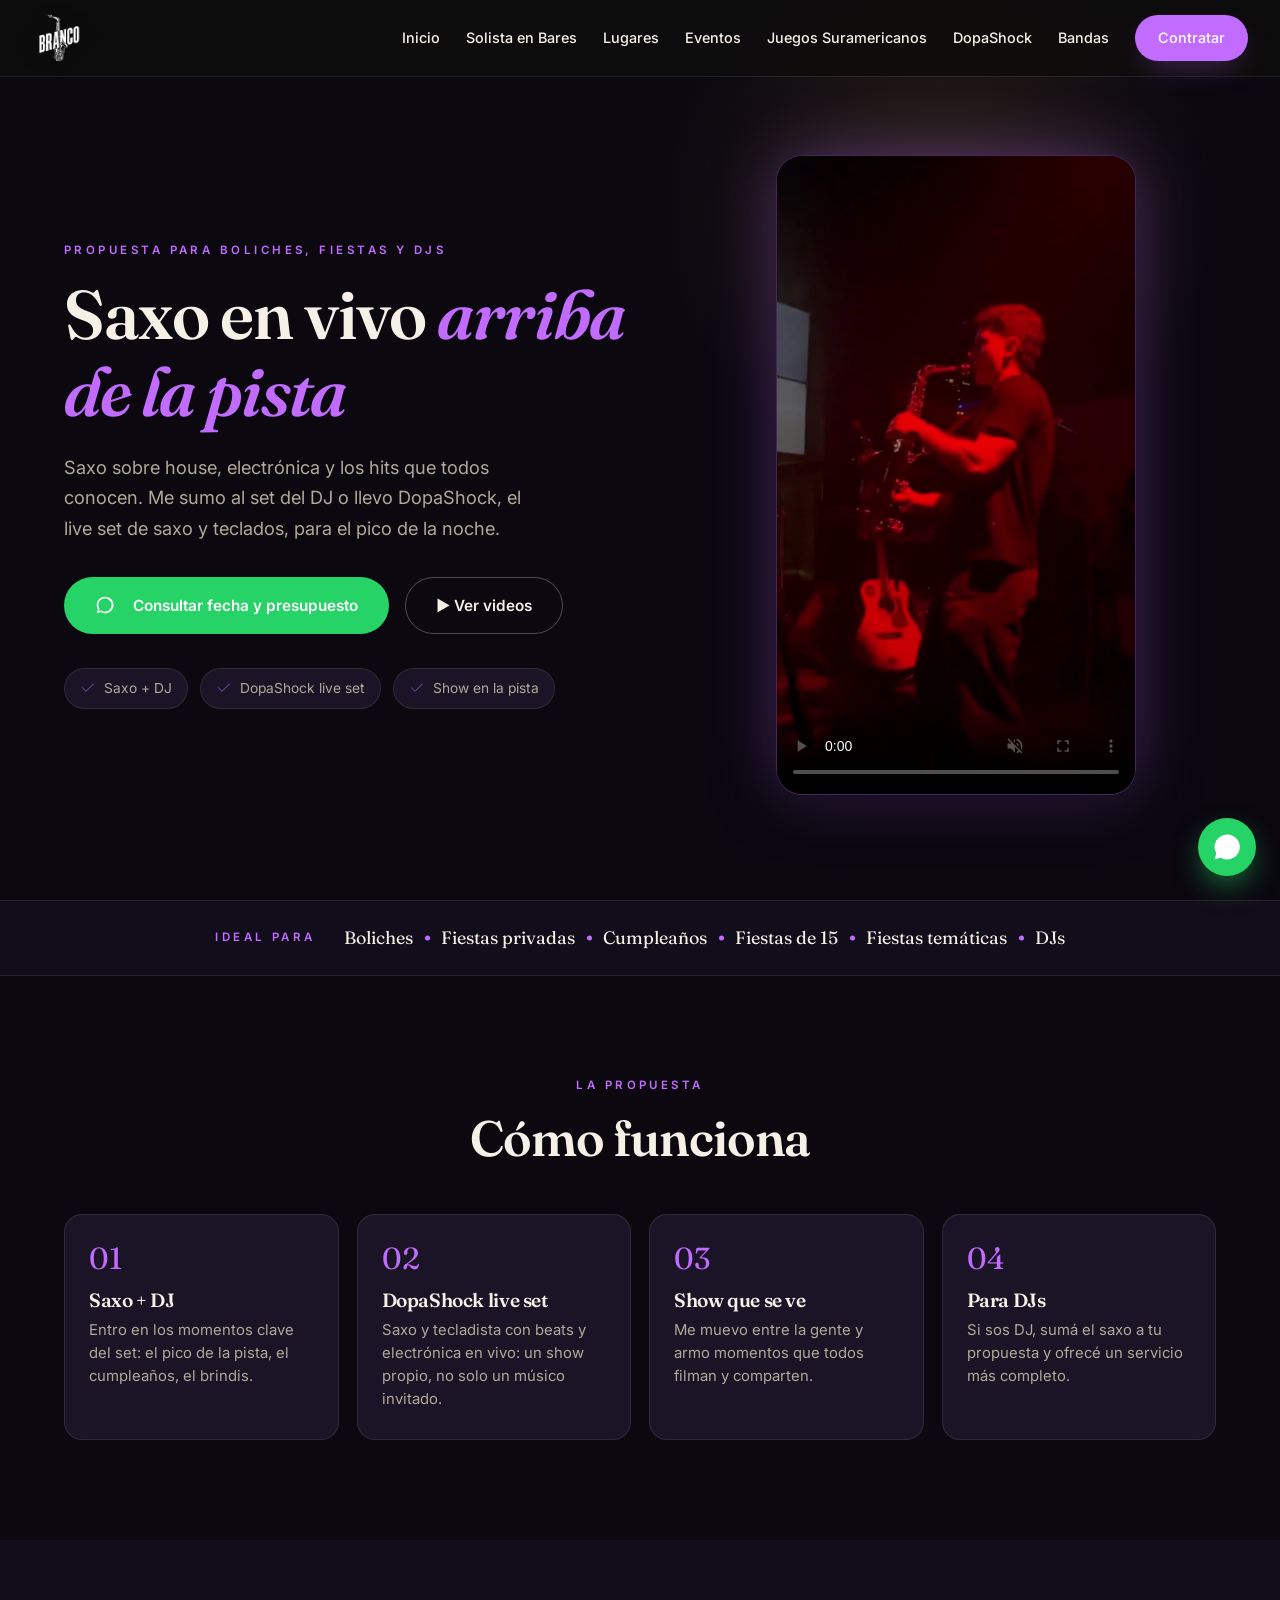
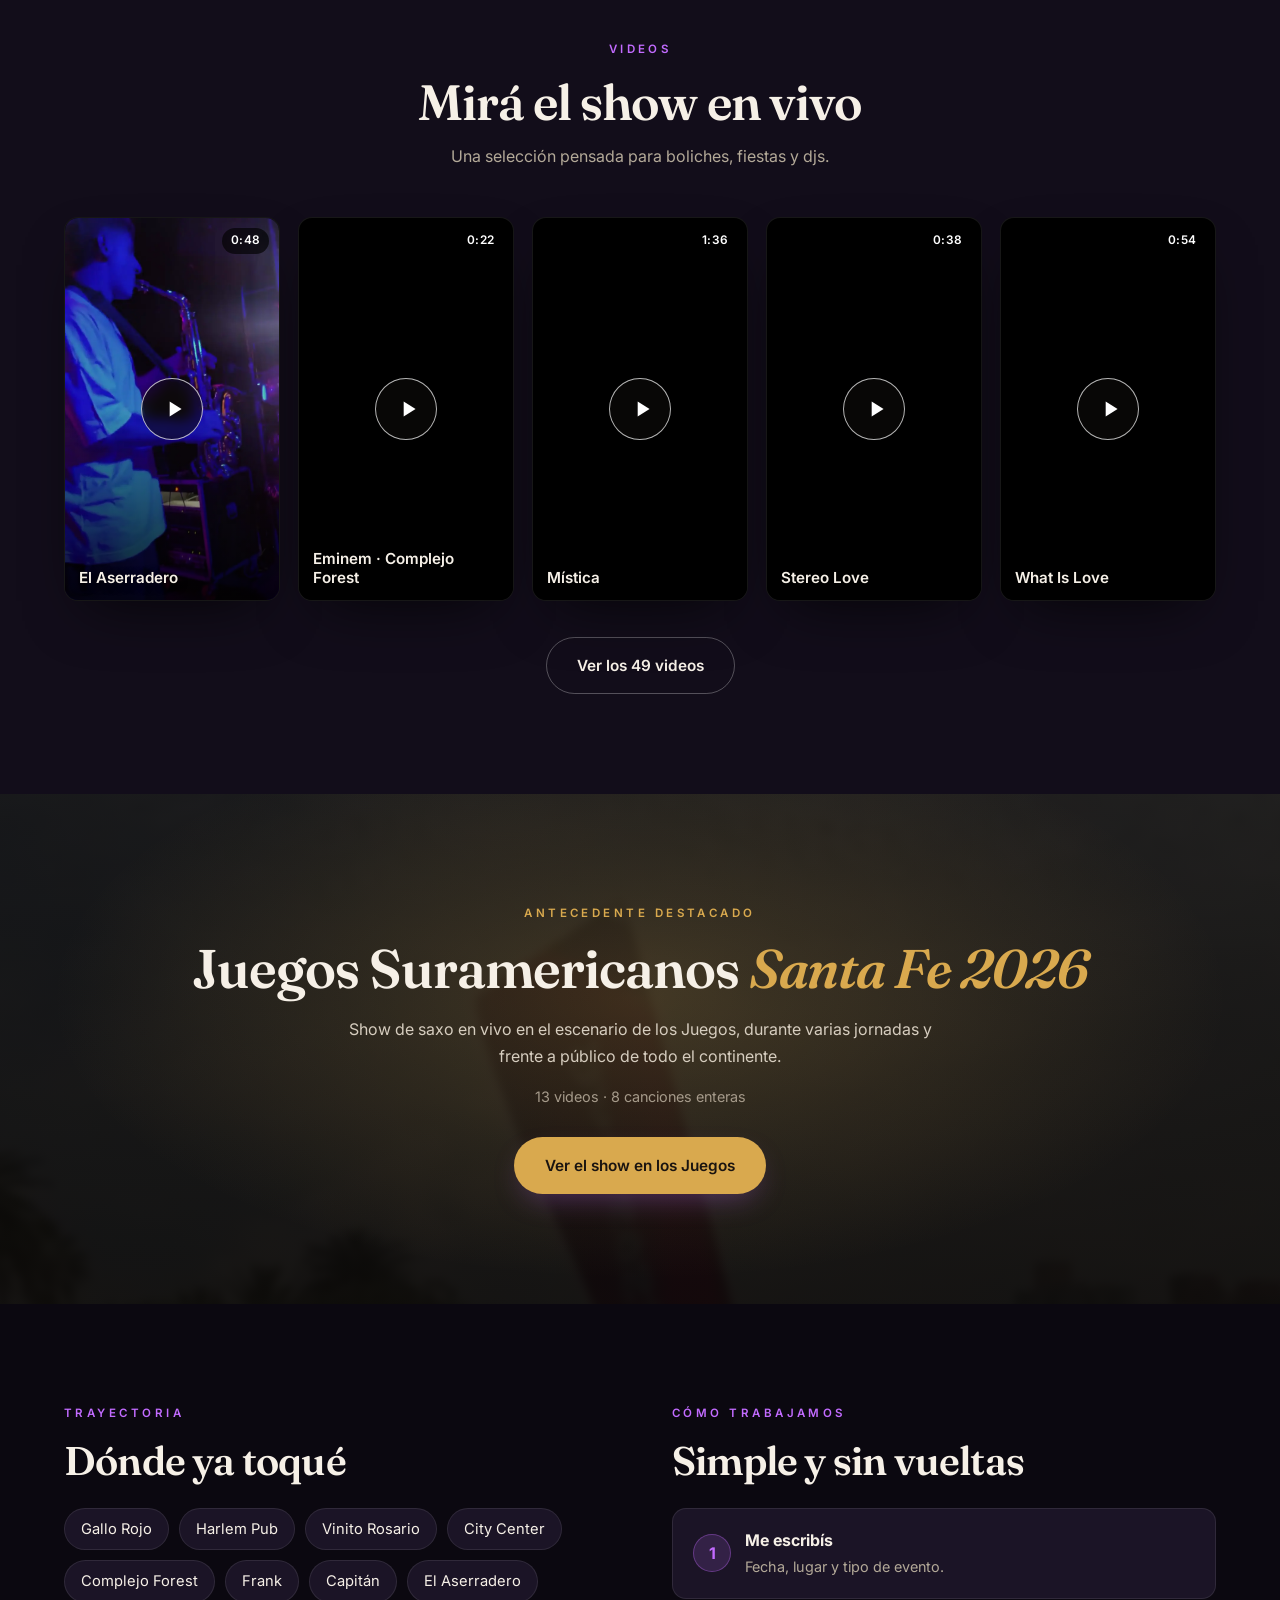
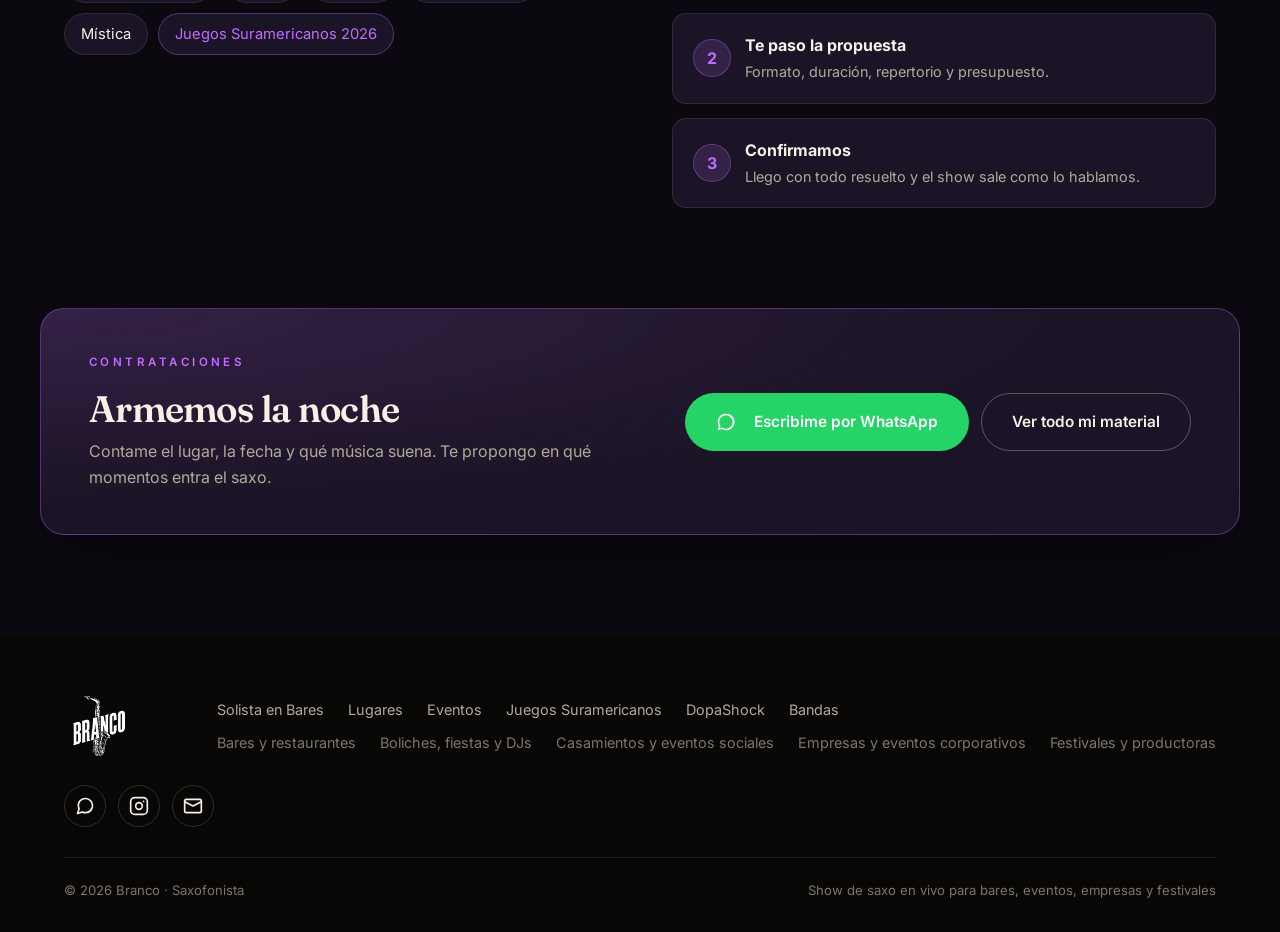
<file: para-fiestas.html>
<!doctype html>
<!-- generado por tools/generar_paginas.py -->
<!-- NO editar este archivo a mano: se pisa al correr actualizar.bat.
     Editá tools/plantillas/*.html o tools/generar_paginas.py -->
<html lang="es-AR">
  <head>
    <meta charset="UTF-8" />
    <meta name="viewport" content="width=device-width, initial-scale=1.0, viewport-fit=cover" />
    <title>Saxo en vivo para boliches, fiestas y DJs — Branco Saxofonista</title>
    <meta name="description" content="Saxo sobre house, electrónica y los hits que todos conocen. Me sumo al set del DJ o llevo DopaShock, el live set de saxo y teclados, para el pico de la noche." />
    <meta name="theme-color" content="#0f0d0c" />
    <meta name="robots" content="index, follow" />
    <link rel="canonical" href="https://developerbranco-rgb.github.io/Branco-WebPage/para-fiestas.html" />

    <meta property="og:site_name" content="Branco — Saxofonista" />
    <meta property="og:title" content="Saxo en vivo para boliches, fiestas y DJs — Branco Saxofonista" />
    <meta property="og:description" content="Saxo sobre house, electrónica y los hits que todos conocen. Me sumo al set del DJ o llevo DopaShock, el live set de saxo y teclados, para el pico de la noche." />
    <meta property="og:type" content="website" />
    <meta property="og:locale" content="es_AR" />
    <meta property="og:url" content="https://developerbranco-rgb.github.io/Branco-WebPage/para-fiestas.html" />
    <meta property="og:image" content="https://developerbranco-rgb.github.io/Branco-WebPage/media/dopashock/dopashock-en-capitan-1.webp" />
    <meta name="twitter:card" content="summary_large_image" />

    <link rel="icon" type="image/png" sizes="32x32" href="assets/icon-32.png" />
    <link rel="apple-touch-icon" href="assets/icon-180.png" />

    <link rel="preconnect" href="https://fonts.googleapis.com" />
    <link rel="preconnect" href="https://fonts.gstatic.com" crossorigin />
    <link
      href="https://fonts.googleapis.com/css2?family=Fraunces:ital,opsz,wght@0,9..144,600;1,9..144,600&family=Inter:wght@400;500;600;700&display=swap"
      rel="stylesheet"
    />
    <link rel="stylesheet" href="styles.css" />
    <noscript><style>.reveal { opacity: 1; transform: none; }</style></noscript>

    <script type="application/ld+json">
      {
        "@context": "https://schema.org",
        "@graph": [
          {
            "@type": "Person",
            "@id": "https://developerbranco-rgb.github.io/Branco-WebPage/#branco",
            "name": "Branco",
            "jobTitle": "Saxofonista",
            "url": "https://developerbranco-rgb.github.io/Branco-WebPage/",
            "image": "https://developerbranco-rgb.github.io/Branco-WebPage/assets/img/hero.jpg",
            "email": "brancoantu9@gmail.com",
            "sameAs": ["https://instagram.com/branco.sax"]
          },
          {
            "@type": "MusicGroup",
            "@id": "https://developerbranco-rgb.github.io/Branco-WebPage/#show",
            "name": "Branco — Saxofonista",
            "description": "Show de saxo en vivo para bares, eventos privados, empresas y festivales.",
            "url": "https://developerbranco-rgb.github.io/Branco-WebPage/",
            "image": "https://developerbranco-rgb.github.io/Branco-WebPage/assets/img/hero.jpg",
            "genre": ["Pop", "R&B", "Soul", "Electrónica", "Jazz"],
            "member": { "@id": "https://developerbranco-rgb.github.io/Branco-WebPage/#branco" },
            "areaServed": "AR"
          }
        ]
      }
    </script>
  </head>
  <body class="page-propuesta page-para-fiestas theme-dopa" data-wa-msg="¡Hola Branco! Vi tu propuesta para fiestas y boliches y me interesa sumar saxo en vivo.">
    <a class="skip" href="#contenido">Saltar al contenido</a>
    <nav class="nav" id="nav" aria-label="Principal">
      <a href="index.html" class="nav__brand" aria-label="Branco — Inicio">
        <img src="assets/logos/branco.webp" alt="Branco" width="120" height="120" />
      </a>
      <div class="nav__links" id="navLinks">
        <a href="index.html">Inicio</a>
        <a href="solista-en-bares.html">Solista en Bares</a>
        <a href="lugares.html">Lugares</a>
        <a href="eventos.html">Eventos</a>
        <a href="juegos-suramericanos.html">Juegos Suramericanos</a>
        <a href="dopashock.html">DopaShock</a>
        <a href="bandas.html">Bandas</a>
        <a href="index.html#contacto" class="btn btn--gold nav__cta">Contratar</a>
      </div>
      <button class="nav__toggle" id="navToggle" aria-label="Abrir menú" aria-expanded="false" aria-controls="navLinks">
        <span></span><span></span><span></span>
      </button>
    </nav>

    <main id="contenido">
      <header class="hero wrap prop-hero">
        <div class="hero__text">
          <p class="eyebrow">Propuesta para boliches, fiestas y DJs</p>
          <h1>Saxo en vivo <em>arriba de la pista</em></h1>
          <p class="hero__lead">Saxo sobre house, electrónica y los hits que todos conocen. Me sumo al set del DJ o llevo DopaShock, el live set de saxo y teclados, para el pico de la noche.</p>
          <div class="hero__cta">
            <a class="btn btn--wa" data-wa href="index.html#contacto"><svg viewBox="0 0 24 24" width="20" height="20" fill="#fff"><path d="M12 2a10 10 0 0 0-8.6 15l-1.3 4.8 4.9-1.3A10 10 0 1 0 12 2zm0 18a8 8 0 0 1-4.1-1.1l-.3-.2-3 .8.8-2.9-.2-.3A8 8 0 1 1 12 20z" /></svg>Consultar fecha y presupuesto</a>
            <a class="btn btn--ghost" href="#videos">▶ Ver videos</a>
          </div>
          <div class="hero__feats"><span><svg viewBox="0 0 24 24" stroke-linecap="round" stroke-linejoin="round"><path d="M20 6 9 17l-5-5" /></svg>Saxo + DJ</span><span><svg viewBox="0 0 24 24" stroke-linecap="round" stroke-linejoin="round"><path d="M20 6 9 17l-5-5" /></svg>DopaShock live set</span><span><svg viewBox="0 0 24 24" stroke-linecap="round" stroke-linejoin="round"><path d="M20 6 9 17l-5-5" /></svg>Show en la pista</span></div>
        </div>
        <div class="hero__media">
          <div class="hero__phone">
            <video id="heroVideo" src="media/dopashock/dopashock-en-capitan-1.mp4" poster="media/dopashock/dopashock-en-capitan-1.webp"
              width="720" height="1280" autoplay muted loop playsinline controls preload="auto"></video>
            <button class="hero__sound" id="soundHint" type="button" hidden>
              <svg viewBox="0 0 24 24" aria-hidden="true"><path d="M11 5 6 9H2v6h4l5 4V5z" stroke-linecap="round" stroke-linejoin="round" /><path d="M16 9.5 21 15M21 9.5 16 15" stroke-linecap="round" stroke-linejoin="round" /></svg>
              Activar sonido
            </button>
          </div>
        </div>
      </header>

      <section class="strip" aria-label="Ideal para">
        <div class="wrap strip__inner">
          <span class="strip__label">Ideal para</span>
          <ul class="strip__list"><li>Boliches</li><li>Fiestas privadas</li><li>Cumpleaños</li><li>Fiestas de 15</li><li>Fiestas temáticas</li><li>DJs</li></ul>
        </div>
      </section>

      <section class="section" id="propuesta">
        <div class="wrap">
          <div class="section__head section__head--center reveal">
            <p class="eyebrow">La propuesta</p>
            <h2>Cómo funciona</h2>
          </div>
          <div class="pgrid"><div class="pfeat reveal"><span class="pfeat__n">01</span><h3>Saxo + DJ</h3><p>Entro en los momentos clave del set: el pico de la pista, el cumpleaños, el brindis.</p></div><div class="pfeat reveal"><span class="pfeat__n">02</span><h3>DopaShock live set</h3><p>Saxo y tecladista con beats y electrónica en vivo: un show propio, no solo un músico invitado.</p></div><div class="pfeat reveal"><span class="pfeat__n">03</span><h3>Show que se ve</h3><p>Me muevo entre la gente y armo momentos que todos filman y comparten.</p></div><div class="pfeat reveal"><span class="pfeat__n">04</span><h3>Para DJs</h3><p>Si sos DJ, sumá el saxo a tu propuesta y ofrecé un servicio más completo.</p></div></div>
        </div>
      </section>

      <section class="section section--soft" id="videos">
        <div class="wrap">
          <div class="section__head section__head--center reveal">
            <p class="eyebrow">Videos</p>
            <h2>Mirá el show en vivo</h2>
            <p>Una selección pensada para boliches, fiestas y djs.</p>
          </div>
          <div class="reveal"><div class="vgrid vgrid--v"><a class="vcard vcard--v" href="media/dopashock/dopashock-en-el-aserradero-1.mp4" data-video data-title="El Aserradero" data-poster="media/dopashock/dopashock-en-el-aserradero-1.webp" aria-label="Reproducir: El Aserradero"><img src="media/dopashock/dopashock-en-el-aserradero-1.webp" alt="" width="720" height="1280" loading="lazy" decoding="async" /><span class="vcard__play"><svg viewBox="0 0 24 24" aria-hidden="true"><path d="M8 5v14l11-7z"/></svg></span><span class="vcard__dur">0:48</span><span class="vcard__title">El Aserradero</span></a><a class="vcard vcard--v" href="media/lugares/complejo-forest/video-forest-eminem.mp4" data-video data-title="Eminem · Complejo Forest" data-poster="media/lugares/complejo-forest/video-forest-eminem.webp" aria-label="Reproducir: Eminem · Complejo Forest"><img src="media/lugares/complejo-forest/video-forest-eminem.webp" alt="" width="720" height="1280" loading="lazy" decoding="async" /><span class="vcard__play"><svg viewBox="0 0 24 24" aria-hidden="true"><path d="M8 5v14l11-7z"/></svg></span><span class="vcard__dur">0:22</span><span class="vcard__title">Eminem · Complejo Forest</span></a><a class="vcard vcard--v" href="media/dopashock/dopashock-en-mistica.mp4" data-video data-title="Mística" data-poster="media/dopashock/dopashock-en-mistica.webp" aria-label="Reproducir: Mística"><img src="media/dopashock/dopashock-en-mistica.webp" alt="" width="576" height="1024" loading="lazy" decoding="async" /><span class="vcard__play"><svg viewBox="0 0 24 24" aria-hidden="true"><path d="M8 5v14l11-7z"/></svg></span><span class="vcard__dur">1:36</span><span class="vcard__title">Mística</span></a><a class="vcard vcard--v" href="media/dopashock/stereo-love-dopashock.mp4" data-video data-title="Stereo Love" data-poster="media/dopashock/stereo-love-dopashock.webp" aria-label="Reproducir: Stereo Love"><img src="media/dopashock/stereo-love-dopashock.webp" alt="" width="720" height="1280" loading="lazy" decoding="async" /><span class="vcard__play"><svg viewBox="0 0 24 24" aria-hidden="true"><path d="M8 5v14l11-7z"/></svg></span><span class="vcard__dur">0:38</span><span class="vcard__title">Stereo Love</span></a><a class="vcard vcard--v" href="media/dopashock/what-its-love-dopashock.mp4" data-video data-title="What Is Love" data-poster="media/dopashock/what-its-love-dopashock.webp" aria-label="Reproducir: What Is Love"><img src="media/dopashock/what-its-love-dopashock.webp" alt="" width="720" height="1280" loading="lazy" decoding="async" /><span class="vcard__play"><svg viewBox="0 0 24 24" aria-hidden="true"><path d="M8 5v14l11-7z"/></svg></span><span class="vcard__dur">0:54</span><span class="vcard__title">What Is Love</span></a></div></div>
          <p class="pmore"><a class="btn btn--ghost" href="index.html#explorar">Ver los 49 videos</a></p>
        </div>
      </section>

      <section class="jband" aria-label="Juegos Suramericanos">
        <div class="jband__bg" style="background-image:url('media/juegos-suramericanos/take-on-me-entero-dia-13.webp')" aria-hidden="true"></div>
        <div class="wrap jband__inner reveal">
          <p class="eyebrow">Antecedente destacado</p>
          <h2>Juegos Suramericanos <em>Santa Fe 2026</em></h2>
          <p>Show de saxo en vivo en el escenario de los Juegos, durante varias jornadas y frente a público de todo el continente.</p>
          <p class="jband__meta">13 videos · 8 canciones enteras</p>
          <a href="juegos-suramericanos.html" class="btn btn--gold">Ver el show en los Juegos</a>
        </div>
      </section>

      <section class="section" id="trayectoria">
        <div class="wrap ptwo">
          <div class="reveal">
            <p class="eyebrow">Trayectoria</p>
            <h2>Dónde ya toqué</h2>
            <ul class="venues"><li>Gallo Rojo</li><li>Harlem Pub</li><li>Vinito Rosario</li><li>City Center</li><li>Complejo Forest</li><li>Frank</li><li>Capitán</li><li>El Aserradero</li><li>Mística</li><li>Juegos Suramericanos 2026</li></ul>
          </div>
          <div class="reveal">
            <p class="eyebrow">Cómo trabajamos</p>
            <h2>Simple y sin vueltas</h2>
            <ol class="steps">
              <li><b>Me escribís</b><span>Fecha, lugar y tipo de evento.</span></li>
              <li><b>Te paso la propuesta</b><span>Formato, duración, repertorio y presupuesto.</span></li>
              <li><b>Confirmamos</b><span>Llego con todo resuelto y el show sale como lo hablamos.</span></li>
            </ol>
          </div>
        </div>
      </section>

      <section class="cta">
        <div class="wrap cta__inner reveal">
          <div>
            <p class="eyebrow">Contrataciones</p>
            <h2>Armemos la noche</h2>
            <p>Contame el lugar, la fecha y qué música suena. Te propongo en qué momentos entra el saxo.</p>
          </div>
          <div class="cta__btns">
            <a class="btn btn--wa" data-wa href="index.html#contacto"><svg viewBox="0 0 24 24" width="20" height="20" fill="#fff"><path d="M12 2a10 10 0 0 0-8.6 15l-1.3 4.8 4.9-1.3A10 10 0 1 0 12 2zm0 18a8 8 0 0 1-4.1-1.1l-.3-.2-3 .8.8-2.9-.2-.3A8 8 0 1 1 12 20z" /></svg>Escribime por WhatsApp</a>
            <a class="btn btn--ghost" href="index.html">Ver todo mi material</a>
          </div>
        </div>
      </section>
    </main>

    <footer class="footer">
      <div class="wrap">
        <div class="footer__top">
          <a href="index.html" class="footer__brand" aria-label="Branco — Inicio">
            <img src="assets/logos/branco.webp" alt="Branco" width="120" height="120" loading="lazy" />
          </a>
          <div class="footer__navs">
            <nav class="footer__links" aria-label="Videos">
              <a href="solista-en-bares.html">Solista en Bares</a>
<a href="lugares.html">Lugares</a>
<a href="eventos.html">Eventos</a>
<a href="juegos-suramericanos.html">Juegos Suramericanos</a>
<a href="dopashock.html">DopaShock</a>
<a href="bandas.html">Bandas</a>
            </nav>
            <nav class="footer__links footer__links--props" aria-label="Propuestas">
              <a href="para-bares.html">Bares y restaurantes</a>
<a href="para-fiestas.html">Boliches, fiestas y DJs</a>
<a href="para-casamientos.html">Casamientos y eventos sociales</a>
<a href="para-empresas.html">Empresas y eventos corporativos</a>
<a href="para-festivales.html">Festivales y productoras</a>
            </nav>
          </div>
          <div class="footer__soc">
            <a data-wa href="#" target="_blank" rel="noopener" aria-label="WhatsApp">
              <svg viewBox="0 0 24 24" stroke-width="2" stroke-linecap="round" stroke-linejoin="round"><path d="M21 11.5a8.38 8.38 0 0 1-.9 3.8 8.5 8.5 0 0 1-7.6 4.7 8.38 8.38 0 0 1-3.8-.9L3 21l1.9-5.7a8.38 8.38 0 0 1-.9-3.8 8.5 8.5 0 0 1 4.7-7.6 8.38 8.38 0 0 1 3.8-.9h.5a8.48 8.48 0 0 1 8 8v.5z" /></svg>
            </a>
            <a data-ig href="#" target="_blank" rel="noopener" aria-label="Instagram">
              <svg viewBox="0 0 24 24" stroke-width="2" stroke-linecap="round" stroke-linejoin="round"><rect x="2" y="2" width="20" height="20" rx="5" /><circle cx="12" cy="12" r="4" /><path d="M17.5 6.5h.01" /></svg>
            </a>
            <a data-mail href="#" aria-label="Email">
              <svg viewBox="0 0 24 24" stroke-width="2" stroke-linecap="round" stroke-linejoin="round"><rect x="2" y="4" width="20" height="16" rx="2" /><path d="m22 7-10 5L2 7" /></svg>
            </a>
          </div>
        </div>
        <div class="footer__bottom">
          <span>© <span data-year></span> Branco · Saxofonista</span>
          <span>Show de saxo en vivo para bares, eventos, empresas y festivales</span>
        </div>
      </div>
    </footer>

    <a class="wa-float" data-wa href="#" target="_blank" rel="noopener" aria-label="Escribime por WhatsApp">
      <svg viewBox="0 0 24 24" aria-hidden="true"><path d="M12 2a10 10 0 0 0-8.6 15l-1.3 4.8 4.9-1.3A10 10 0 1 0 12 2z" /></svg>
    </a>

    <!-- Reproductor de videos -->
    <div class="player" id="player" role="dialog" aria-modal="true" aria-label="Reproductor de video" hidden>
      <div class="player__top">
        <p class="player__title" id="playerTitle"></p>
        <span class="player__count" id="playerCount"></span>
        <button class="player__nav player__nav--prev" id="playerPrev" type="button" aria-label="Video anterior">
          <svg viewBox="0 0 24 24"><path d="M15 5 8 12l7 7" /></svg>
        </button>
        <button class="player__nav player__nav--next" id="playerNext" type="button" aria-label="Video siguiente">
          <svg viewBox="0 0 24 24"><path d="m9 5 7 7-7 7" /></svg>
        </button>
        <button class="player__close" id="playerClose" type="button" aria-label="Cerrar">
          <svg viewBox="0 0 24 24"><path d="M6 6l12 12M18 6 6 18" /></svg>
        </button>
      </div>
      <div class="player__stage" id="playerStage">
        <video id="playerVideo" controls playsinline preload="auto"></video>
      </div>
    </div>

    <!-- Fotos ampliadas -->
    <div class="lightbox" id="lightbox" role="dialog" aria-modal="true" aria-label="Foto ampliada">
      <button class="lightbox__close" id="lbClose" aria-label="Cerrar">&times;</button>
      <img alt="" id="lbImg" />
    </div>


    <script src="script.js"></script>
  </body>
</html>
</file>
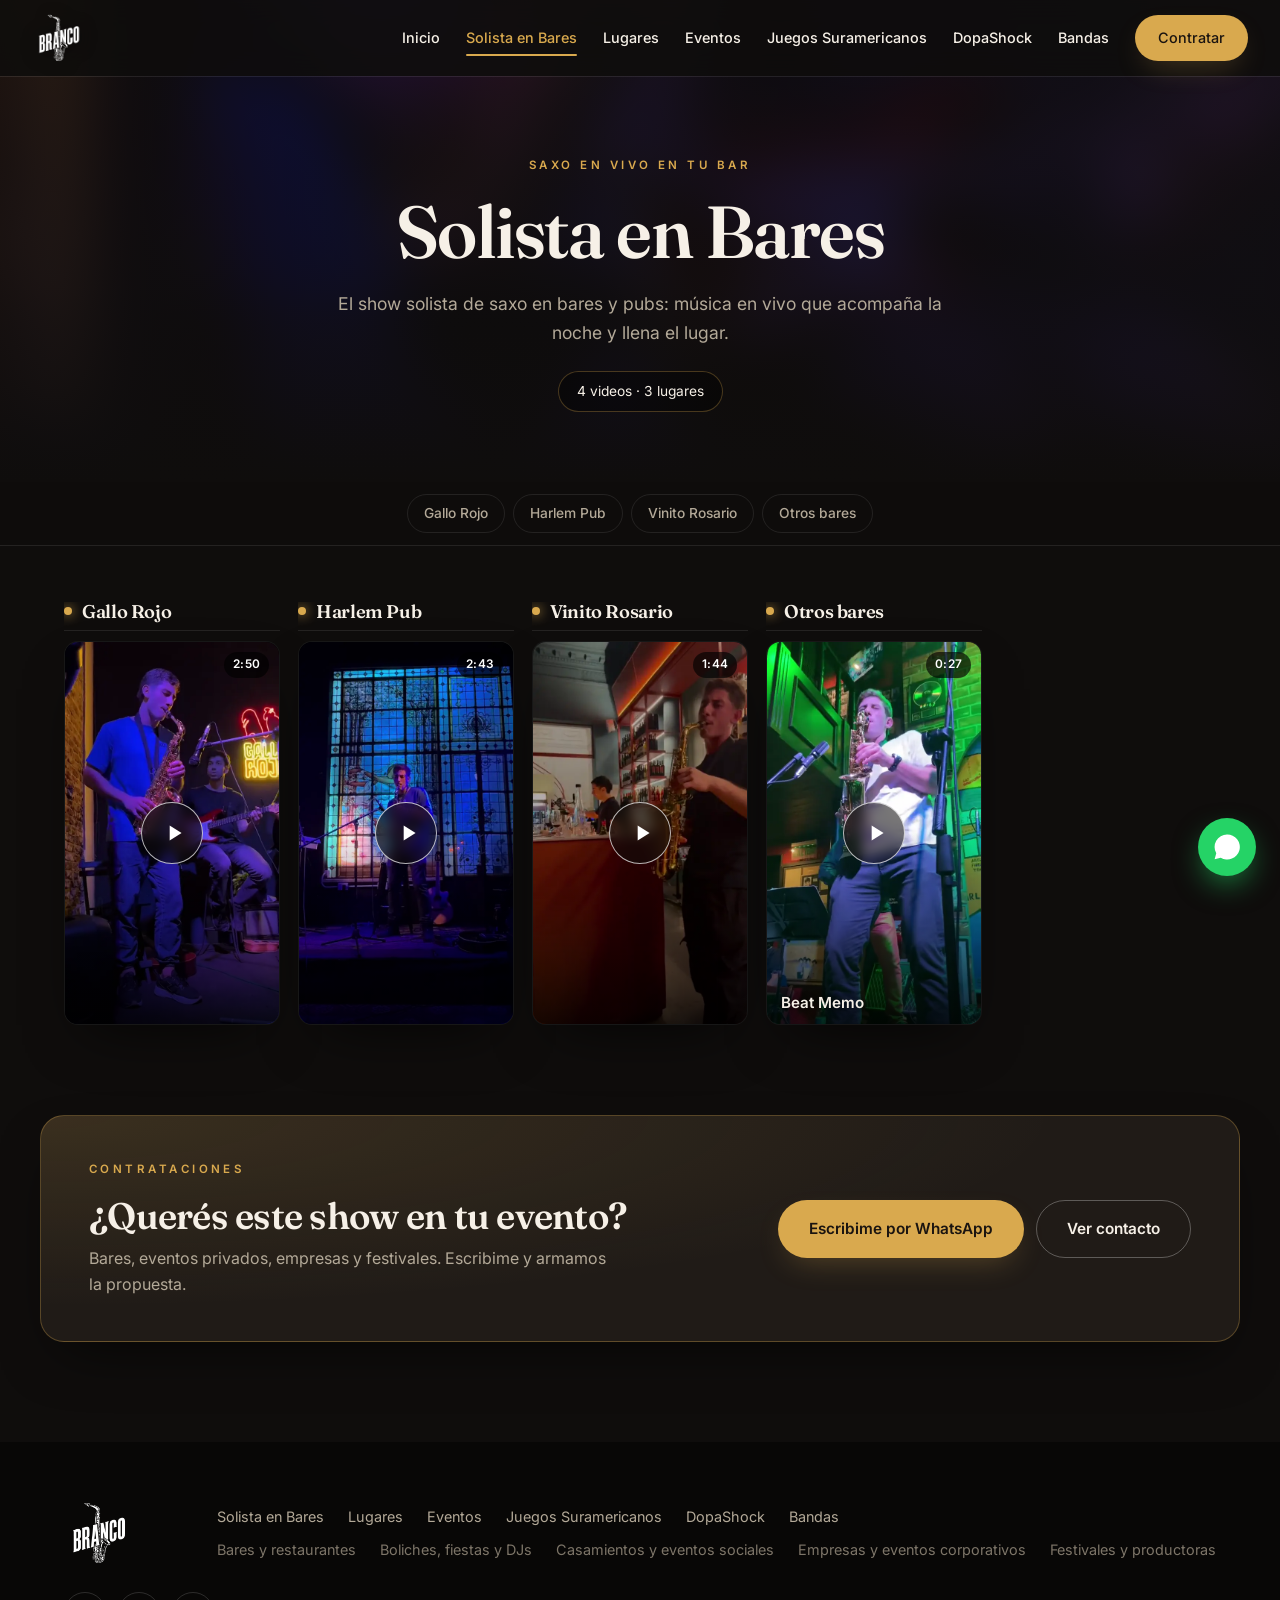
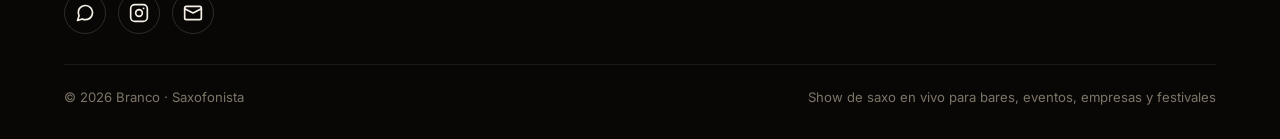
<file: solista-en-bares.html>
<!doctype html>
<!-- generado por tools/generar_paginas.py -->
<!-- NO editar este archivo a mano: se pisa al correr actualizar.bat.
     Editá tools/plantillas/*.html o tools/generar_paginas.py -->
<html lang="es-AR">
  <head>
    <meta charset="UTF-8" />
    <meta name="viewport" content="width=device-width, initial-scale=1.0, viewport-fit=cover" />
    <title>Solista en Bares — Branco Saxofonista</title>
    <meta name="description" content="Branco, saxofonista solista en bares y pubs. Videos en vivo de cada lugar." />
    <meta name="theme-color" content="#0f0d0c" />
    <meta name="robots" content="index, follow" />
    <link rel="canonical" href="https://developerbranco-rgb.github.io/Branco-WebPage/solista-en-bares.html" />

    <meta property="og:site_name" content="Branco — Saxofonista" />
    <meta property="og:title" content="Solista en Bares — Branco Saxofonista" />
    <meta property="og:description" content="Branco, saxofonista solista en bares y pubs. Videos en vivo de cada lugar." />
    <meta property="og:type" content="website" />
    <meta property="og:locale" content="es_AR" />
    <meta property="og:url" content="https://developerbranco-rgb.github.io/Branco-WebPage/solista-en-bares.html" />
    <meta property="og:image" content="https://developerbranco-rgb.github.io/Branco-WebPage/media/solista-en-bares/en-gallo-rojo.webp" />
    <meta name="twitter:card" content="summary_large_image" />

    <link rel="icon" type="image/png" sizes="32x32" href="assets/icon-32.png" />
    <link rel="apple-touch-icon" href="assets/icon-180.png" />

    <link rel="preconnect" href="https://fonts.googleapis.com" />
    <link rel="preconnect" href="https://fonts.gstatic.com" crossorigin />
    <link
      href="https://fonts.googleapis.com/css2?family=Fraunces:ital,opsz,wght@0,9..144,600;1,9..144,600&family=Inter:wght@400;500;600;700&display=swap"
      rel="stylesheet"
    />
    <link rel="stylesheet" href="styles.css" />
    <noscript><style>.reveal { opacity: 1; transform: none; }</style></noscript>

    <script type="application/ld+json">
      {
        "@context": "https://schema.org",
        "@graph": [
          {
            "@type": "Person",
            "@id": "https://developerbranco-rgb.github.io/Branco-WebPage/#branco",
            "name": "Branco",
            "jobTitle": "Saxofonista",
            "url": "https://developerbranco-rgb.github.io/Branco-WebPage/",
            "image": "https://developerbranco-rgb.github.io/Branco-WebPage/assets/img/hero.jpg",
            "email": "brancoantu9@gmail.com",
            "sameAs": ["https://instagram.com/branco.sax"]
          },
          {
            "@type": "MusicGroup",
            "@id": "https://developerbranco-rgb.github.io/Branco-WebPage/#show",
            "name": "Branco — Saxofonista",
            "description": "Show de saxo en vivo para bares, eventos privados, empresas y festivales.",
            "url": "https://developerbranco-rgb.github.io/Branco-WebPage/",
            "image": "https://developerbranco-rgb.github.io/Branco-WebPage/assets/img/hero.jpg",
            "genre": ["Pop", "R&B", "Soul", "Electrónica", "Jazz"],
            "member": { "@id": "https://developerbranco-rgb.github.io/Branco-WebPage/#branco" },
            "areaServed": "AR"
          }
        ]
      }
    </script>
  </head>
  <body class="page-solista-en-bares">
    <a class="skip" href="#contenido">Saltar al contenido</a>
    <nav class="nav" id="nav" aria-label="Principal">
      <a href="index.html" class="nav__brand" aria-label="Branco — Inicio">
        <img src="assets/logos/branco.webp" alt="Branco" width="120" height="120" />
      </a>
      <div class="nav__links" id="navLinks">
        <a href="index.html">Inicio</a>
        <a href="solista-en-bares.html" aria-current="page">Solista en Bares</a>
        <a href="lugares.html">Lugares</a>
        <a href="eventos.html">Eventos</a>
        <a href="juegos-suramericanos.html">Juegos Suramericanos</a>
        <a href="dopashock.html">DopaShock</a>
        <a href="bandas.html">Bandas</a>
        <a href="index.html#contacto" class="btn btn--gold nav__cta">Contratar</a>
      </div>
      <button class="nav__toggle" id="navToggle" aria-label="Abrir menú" aria-expanded="false" aria-controls="navLinks">
        <span></span><span></span><span></span>
      </button>
    </nav>

    <main id="contenido">
      <header class="phero">
        <div class="phero__bg" style="background-image:url('media/solista-en-bares/en-gallo-rojo.webp')" aria-hidden="true"></div>
        <div class="wrap phero__inner">
          <p class="eyebrow">Saxo en vivo en tu bar</p>
          <h1>Solista en Bares</h1>
          <p class="phero__lead">El show solista de saxo en bares y pubs: música en vivo que acompaña la noche y llena el lugar.</p>
          <p class="phero__stats">4 videos · 3 lugares</p>
        </div>
      </header>
<nav class="subnav" aria-label="Secciones de la página"><div class="subnav__inner wrap"><a href="#gallo-rojo" class="">Gallo Rojo</a><a href="#harlem-pub" class="">Harlem Pub</a><a href="#vinito-rosario" class="">Vinito Rosario</a><a href="#otros-bares" class="">Otros bares</a></div></nav>
<div class="wrap page"><div class="block"><section class="group group--singles reveal"><div class="vgrid vgrid--v"><div class="lcard" id="gallo-rojo"><h3 class="lcard__name">Gallo Rojo</h3><a class="vcard vcard--v" href="media/solista-en-bares/en-gallo-rojo.mp4" data-video data-title="" data-poster="media/solista-en-bares/en-gallo-rojo.webp" aria-label="Reproducir video"><img src="media/solista-en-bares/en-gallo-rojo.webp" alt="" width="576" height="1024" loading="lazy" decoding="async" /><span class="vcard__play"><svg viewBox="0 0 24 24" aria-hidden="true"><path d="M8 5v14l11-7z"/></svg></span><span class="vcard__dur">2:50</span></a></div><div class="lcard" id="harlem-pub"><h3 class="lcard__name">Harlem Pub</h3><a class="vcard vcard--v" href="media/solista-en-bares/en-harlem-pub.mp4" data-video data-title="" data-poster="media/solista-en-bares/en-harlem-pub.webp" aria-label="Reproducir video"><img src="media/solista-en-bares/en-harlem-pub.webp" alt="" width="576" height="1024" loading="lazy" decoding="async" /><span class="vcard__play"><svg viewBox="0 0 24 24" aria-hidden="true"><path d="M8 5v14l11-7z"/></svg></span><span class="vcard__dur">2:43</span></a></div><div class="lcard" id="vinito-rosario"><h3 class="lcard__name">Vinito Rosario</h3><a class="vcard vcard--v" href="media/solista-en-bares/en-vinito-rosario.mp4" data-video data-title="" data-poster="media/solista-en-bares/en-vinito-rosario.webp" aria-label="Reproducir video"><img src="media/solista-en-bares/en-vinito-rosario.webp" alt="" width="576" height="1024" loading="lazy" decoding="async" /><span class="vcard__play"><svg viewBox="0 0 24 24" aria-hidden="true"><path d="M8 5v14l11-7z"/></svg></span><span class="vcard__dur">1:44</span></a></div><div class="lcard" id="otros-bares"><h3 class="lcard__name">Otros bares</h3><a class="vcard vcard--v" href="media/solista-en-bares/beat-memo.mp4" data-video data-title="Beat Memo" data-poster="media/solista-en-bares/beat-memo.webp" aria-label="Reproducir: Beat Memo"><img src="media/solista-en-bares/beat-memo.webp" alt="" width="576" height="1024" loading="lazy" decoding="async" /><span class="vcard__play"><svg viewBox="0 0 24 24" aria-hidden="true"><path d="M8 5v14l11-7z"/></svg></span><span class="vcard__dur">0:27</span><span class="vcard__title">Beat Memo</span></a></div></div></section></div></div>
<section class="cta">
        <div class="wrap cta__inner reveal">
          <div>
            <p class="eyebrow">Contrataciones</p>
            <h2>¿Querés este show en tu evento?</h2>
            <p>Bares, eventos privados, empresas y festivales. Escribime y armamos la propuesta.</p>
          </div>
          <div class="cta__btns">
            <a class="btn btn--gold" data-wa href="index.html#contacto">Escribime por WhatsApp</a>
            <a class="btn btn--ghost" href="index.html#contacto">Ver contacto</a>
          </div>
        </div>
      </section>
    </main>

    <footer class="footer">
      <div class="wrap">
        <div class="footer__top">
          <a href="index.html" class="footer__brand" aria-label="Branco — Inicio">
            <img src="assets/logos/branco.webp" alt="Branco" width="120" height="120" loading="lazy" />
          </a>
          <div class="footer__navs">
            <nav class="footer__links" aria-label="Videos">
              <a href="solista-en-bares.html">Solista en Bares</a>
<a href="lugares.html">Lugares</a>
<a href="eventos.html">Eventos</a>
<a href="juegos-suramericanos.html">Juegos Suramericanos</a>
<a href="dopashock.html">DopaShock</a>
<a href="bandas.html">Bandas</a>
            </nav>
            <nav class="footer__links footer__links--props" aria-label="Propuestas">
              <a href="para-bares.html">Bares y restaurantes</a>
<a href="para-fiestas.html">Boliches, fiestas y DJs</a>
<a href="para-casamientos.html">Casamientos y eventos sociales</a>
<a href="para-empresas.html">Empresas y eventos corporativos</a>
<a href="para-festivales.html">Festivales y productoras</a>
            </nav>
          </div>
          <div class="footer__soc">
            <a data-wa href="#" target="_blank" rel="noopener" aria-label="WhatsApp">
              <svg viewBox="0 0 24 24" stroke-width="2" stroke-linecap="round" stroke-linejoin="round"><path d="M21 11.5a8.38 8.38 0 0 1-.9 3.8 8.5 8.5 0 0 1-7.6 4.7 8.38 8.38 0 0 1-3.8-.9L3 21l1.9-5.7a8.38 8.38 0 0 1-.9-3.8 8.5 8.5 0 0 1 4.7-7.6 8.38 8.38 0 0 1 3.8-.9h.5a8.48 8.48 0 0 1 8 8v.5z" /></svg>
            </a>
            <a data-ig href="#" target="_blank" rel="noopener" aria-label="Instagram">
              <svg viewBox="0 0 24 24" stroke-width="2" stroke-linecap="round" stroke-linejoin="round"><rect x="2" y="2" width="20" height="20" rx="5" /><circle cx="12" cy="12" r="4" /><path d="M17.5 6.5h.01" /></svg>
            </a>
            <a data-mail href="#" aria-label="Email">
              <svg viewBox="0 0 24 24" stroke-width="2" stroke-linecap="round" stroke-linejoin="round"><rect x="2" y="4" width="20" height="16" rx="2" /><path d="m22 7-10 5L2 7" /></svg>
            </a>
          </div>
        </div>
        <div class="footer__bottom">
          <span>© <span data-year></span> Branco · Saxofonista</span>
          <span>Show de saxo en vivo para bares, eventos, empresas y festivales</span>
        </div>
      </div>
    </footer>

    <a class="wa-float" data-wa href="#" target="_blank" rel="noopener" aria-label="Escribime por WhatsApp">
      <svg viewBox="0 0 24 24" aria-hidden="true"><path d="M12 2a10 10 0 0 0-8.6 15l-1.3 4.8 4.9-1.3A10 10 0 1 0 12 2z" /></svg>
    </a>

    <!-- Reproductor de videos -->
    <div class="player" id="player" role="dialog" aria-modal="true" aria-label="Reproductor de video" hidden>
      <div class="player__top">
        <p class="player__title" id="playerTitle"></p>
        <span class="player__count" id="playerCount"></span>
        <button class="player__nav player__nav--prev" id="playerPrev" type="button" aria-label="Video anterior">
          <svg viewBox="0 0 24 24"><path d="M15 5 8 12l7 7" /></svg>
        </button>
        <button class="player__nav player__nav--next" id="playerNext" type="button" aria-label="Video siguiente">
          <svg viewBox="0 0 24 24"><path d="m9 5 7 7-7 7" /></svg>
        </button>
        <button class="player__close" id="playerClose" type="button" aria-label="Cerrar">
          <svg viewBox="0 0 24 24"><path d="M6 6l12 12M18 6 6 18" /></svg>
        </button>
      </div>
      <div class="player__stage" id="playerStage">
        <video id="playerVideo" controls playsinline preload="auto"></video>
      </div>
    </div>

    <!-- Fotos ampliadas -->
    <div class="lightbox" id="lightbox" role="dialog" aria-modal="true" aria-label="Foto ampliada">
      <button class="lightbox__close" id="lbClose" aria-label="Cerrar">&times;</button>
      <img alt="" id="lbImg" />
    </div>


    <script src="script.js"></script>
  </body>
</html>
</file>
<file: styles.css>
/* ==========================================================================
   Branco — Portfolio Saxofonista
   Estilo: oscuro y elegante, con el dorado del saxo como acento.
   La página de DopaShock cambia el acento a violeta neón (.theme-dopa).
   ========================================================================== */

:root {
  --bg: #0f0d0c;
  --bg-soft: #171412;
  --surface: #201b17;
  --surface-2: #2a241f;
  --ink: #f6f0e7;
  --ink-soft: #b3a998;
  --ink-mute: #7d7568;
  --line: rgba(255, 255, 255, 0.09);
  --gold: #d9a94e;
  --gold-deep: #c1923a;
  --gold-soft: rgba(217, 169, 78, 0.14);
  --gold-line: rgba(217, 169, 78, 0.3);
  --on-gold: #1a1410;
  --dopa: #b44dff;
  --dopa-2: #ff3fd8;
  --shadow: 0 24px 60px -24px rgba(0, 0, 0, 0.75);
  --glow: 0 0 60px -12px rgba(217, 169, 78, 0.35);
  --radius: 18px;
  --maxw: 1200px;
  --nav-h: 76px;
  --serif: "Fraunces", Georgia, "Times New Roman", serif;
  --sans: "Inter", -apple-system, BlinkMacSystemFont, "Segoe UI", Roboto, sans-serif;
}

.theme-dopa {
  --gold: #c26bff;
  --gold-deep: #a64dff;
  --gold-soft: rgba(194, 107, 255, 0.15);
  --gold-line: rgba(194, 107, 255, 0.35);
  --on-gold: #fff;
  --glow: 0 0 70px -12px rgba(194, 107, 255, 0.5);
}

* { box-sizing: border-box; margin: 0; padding: 0; }

html { overflow-x: hidden; scroll-behavior: smooth; scroll-padding-top: calc(var(--nav-h) + 60px); }

body {
  font-family: var(--sans);
  color: var(--ink);
  background: var(--bg);
  line-height: 1.65;
  -webkit-font-smoothing: antialiased;
  overflow-x: hidden;
}
body.no-scroll { overflow: hidden; }

img, video { max-width: 100%; display: block; }
a { color: inherit; text-decoration: none; }
ul { list-style: none; }

:focus-visible { outline: 2px solid var(--gold); outline-offset: 3px; border-radius: 6px; }

.visually-hidden {
  position: absolute !important; width: 1px; height: 1px; overflow: hidden;
  clip: rect(0 0 0 0); white-space: nowrap;
}
.skip {
  position: absolute; left: 12px; top: -60px; z-index: 300;
  background: var(--gold); color: var(--on-gold); padding: 10px 16px; border-radius: 10px; font-weight: 600;
}
.skip:focus { top: 12px; }

@media (prefers-reduced-motion: reduce) {
  html { scroll-behavior: auto; }
  *, *::before, *::after {
    animation-duration: 0.01ms !important; animation-iteration-count: 1 !important;
    transition-duration: 0.01ms !important; scroll-behavior: auto !important;
  }
  .reveal { opacity: 1; transform: none; }
}

.wrap { width: 100%; max-width: var(--maxw); margin: 0 auto; padding: 0 24px; }

h1, h2, h3 { font-family: var(--serif); font-weight: 600; line-height: 1.12; letter-spacing: -0.02em; }

.eyebrow {
  font-family: var(--sans); text-transform: uppercase; letter-spacing: 0.3em;
  font-size: 0.72rem; font-weight: 600; color: var(--gold); margin-bottom: 16px;
}

.section { padding: 100px 0; position: relative; }
.section--soft { background: var(--bg-soft); }
.section__head { max-width: 680px; margin-bottom: 48px; }
.section__head--center { margin-left: auto; margin-right: auto; text-align: center; }
.section__head h2 { font-size: clamp(2rem, 4.5vw, 3.1rem); }
.section__head p:not(.eyebrow) { color: var(--ink-soft); margin-top: 12px; }

/* ---------- Botones ---------- */
.btn {
  display: inline-flex; align-items: center; justify-content: center; gap: 10px;
  padding: 15px 30px; border-radius: 100px; font-weight: 600; font-size: 0.96rem;
  cursor: pointer; border: 1.5px solid transparent; font-family: inherit;
  transition: transform 0.25s ease, box-shadow 0.25s ease, background 0.25s ease, color 0.25s ease;
}
.btn:hover { transform: translateY(-2px); }
.btn--gold { background: var(--gold); color: var(--on-gold); box-shadow: 0 12px 30px -10px var(--gold-line); }
.btn--gold:hover { background: var(--gold-deep); }
.btn--ghost { border-color: rgba(255, 255, 255, 0.28); color: var(--ink); }
.btn--ghost:hover { background: var(--ink); color: var(--bg); border-color: var(--ink); }
.btn--wa { background: #25d366; color: #fff; }
.btn--wa:hover { background: #1eb257; }
.btn--dopa {
  background: linear-gradient(90deg, var(--dopa), var(--dopa-2)); color: #fff;
  box-shadow: 0 12px 34px -10px rgba(180, 77, 255, 0.7);
}

/* ---------- Navbar ---------- */
.nav {
  position: fixed; inset: 0 0 auto 0; z-index: 100; height: var(--nav-h);
  display: flex; align-items: center; justify-content: space-between; gap: 20px;
  padding: 0 32px; transition: background 0.3s ease, box-shadow 0.3s ease;
}
.nav.scrolled, body:not(.page-index) .nav {
  background: rgba(15, 13, 12, 0.86);
  -webkit-backdrop-filter: blur(14px); backdrop-filter: blur(14px);
  box-shadow: 0 1px 0 var(--line);
}
.nav__brand { display: flex; align-items: center; flex-shrink: 0; }
.nav__brand img { height: 54px; width: auto; filter: drop-shadow(0 2px 8px rgba(0,0,0,.5)); }
.nav__links { display: flex; gap: 26px; align-items: center; }
.nav__links a {
  font-size: 0.9rem; font-weight: 500; color: var(--ink); white-space: nowrap;
  position: relative; transition: color 0.2s;
}
.nav__links a:not(.btn)::after {
  content: ""; position: absolute; left: 0; right: 0; bottom: -6px; height: 2px;
  background: var(--gold); transform: scaleX(0); transition: transform 0.25s; border-radius: 2px;
}
.nav__links a:not(.btn):hover { color: var(--gold); }
.nav__links a[aria-current="page"] { color: var(--gold); }
.nav__links a[aria-current="page"]::after { transform: scaleX(1); }
.nav__links .btn { padding: 10px 22px; color: var(--on-gold); }
.nav__toggle {
  display: none; background: none; border: 0; cursor: pointer; padding: 8px; margin-right: -8px;
  position: relative; z-index: 102;
}
.nav__toggle span { display: block; width: 26px; height: 2px; background: var(--ink); margin: 6px 0; transition: 0.3s; }
.nav__toggle.open span:nth-child(1) { transform: translateY(8px) rotate(45deg); }
.nav__toggle.open span:nth-child(2) { opacity: 0; }
.nav__toggle.open span:nth-child(3) { transform: translateY(-8px) rotate(-45deg); }

/* ---------- Hero (inicio) ---------- */
.hero {
  min-height: 100vh; min-height: 100svh;
  display: grid; align-items: center; grid-template-columns: 1.05fr 0.95fr; gap: 56px;
  padding: 130px 24px 80px; position: relative;
}
.hero::before {
  content: ""; position: absolute; top: -10%; right: 0; width: min(600px, 100%); height: 600px;
  background: radial-gradient(circle, rgba(217, 169, 78, 0.16), transparent 65%);
  pointer-events: none; z-index: 0;
}
.hero__text { position: relative; z-index: 1; }
.hero__text .eyebrow { animation: rise 0.8s 0.05s both; }
.hero h1 { font-size: clamp(2.8rem, 6.6vw, 5rem); margin-bottom: 22px; animation: rise 0.8s 0.12s both; }
.hero h1 em { font-style: italic; color: var(--gold); }
.hero__lead { font-size: 1.14rem; color: var(--ink-soft); max-width: 470px; margin-bottom: 34px; animation: rise 0.8s 0.2s both; }
.hero__lead strong { color: var(--ink); font-weight: 600; }
.hero__cta { display: flex; gap: 16px; flex-wrap: wrap; animation: rise 0.8s 0.28s both; }
.hero__feats { display: flex; gap: 12px; flex-wrap: wrap; margin-top: 34px; animation: rise 0.8s 0.36s both; }
.hero__feats span {
  display: inline-flex; align-items: center; gap: 8px; font-size: 0.86rem; color: var(--ink-soft);
  border: 1px solid var(--line); padding: 8px 15px; border-radius: 100px; background: var(--surface);
}
.hero__feats svg { width: 16px; height: 16px; stroke: var(--gold); fill: none; }
.hero__media { position: relative; z-index: 1; display: flex; justify-content: center; animation: rise 1s 0.3s both; }
.hero__phone {
  position: relative; width: min(360px, 78vw); aspect-ratio: 9 / 16; border-radius: 26px;
  overflow: hidden; background: #000; box-shadow: var(--shadow), var(--glow);
  border: 1px solid var(--gold-line);
}
.hero__phone video { width: 100%; height: 100%; object-fit: cover; }
.hero__sound {
  position: absolute; bottom: 58px; left: 50%; transform: translateX(-50%);
  display: flex; align-items: center; gap: 8px; background: rgba(15, 13, 12, 0.78);
  -webkit-backdrop-filter: blur(6px); backdrop-filter: blur(6px); border: 1px solid rgba(217, 169, 78, 0.5);
  color: var(--ink); font-family: inherit; padding: 9px 16px; border-radius: 100px; font-size: 0.8rem;
  white-space: nowrap; cursor: pointer; z-index: 2;
}
.hero__sound[hidden] { display: none; }
.hero__sound svg { width: 16px; height: 16px; stroke: var(--gold); fill: none; stroke-width: 2; }
@keyframes rise { from { opacity: 0; transform: translateY(24px); } to { opacity: 1; transform: none; } }

/* ---------- Franja "Ideal para" ---------- */
.strip { border-block: 1px solid var(--line); background: var(--bg-soft); }
.strip__inner { display: flex; align-items: center; gap: 28px; padding-block: 22px; flex-wrap: wrap; justify-content: center; }
.strip__label { font-size: 0.72rem; text-transform: uppercase; letter-spacing: 0.3em; color: var(--gold); font-weight: 600; }
.strip__list { display: flex; flex-wrap: wrap; gap: 10px 28px; justify-content: center; }
.strip__list li { font-family: var(--serif); font-size: 1.12rem; color: var(--ink); position: relative; }
.strip__list li + li::before {
  content: ""; position: absolute; left: -16px; top: 50%; width: 5px; height: 5px;
  border-radius: 50%; background: var(--gold); transform: translateY(-50%);
}

/* ---------- Números ---------- */
.stats { display: grid; grid-template-columns: repeat(auto-fit, minmax(180px, 1fr)); gap: 18px; padding-block: 64px 0; }
.stat {
  text-align: center; padding: 26px 16px; border: 1px solid var(--line); border-radius: var(--radius);
  background: linear-gradient(180deg, var(--surface), transparent);
}
.stat b { display: block; font-family: var(--serif); font-size: clamp(2.4rem, 5vw, 3.2rem); color: var(--gold); line-height: 1; }
.stat span { display: block; margin-top: 10px; color: var(--ink-soft); font-size: 0.9rem; }

/* ---------- Reveal on scroll ---------- */
.reveal { opacity: 0; transform: translateY(30px); transition: opacity 0.8s ease, transform 0.8s ease; }
.reveal.in { opacity: 1; transform: none; }

/* ---------- El show ---------- */
.show { display: grid; grid-template-columns: 0.95fr 1.05fr; gap: 64px; align-items: center; }
.show__text h2 { font-size: clamp(1.9rem, 4vw, 2.8rem); margin-bottom: 14px; }
.show__lead { color: var(--ink-soft); }
.show__list { display: grid; gap: 14px; margin-top: 28px; }
.feat {
  display: flex; align-items: center; gap: 16px; padding: 18px 20px; background: var(--surface);
  border: 1px solid var(--line); border-radius: 14px; transition: border-color 0.25s, transform 0.25s;
}
.feat:hover { border-color: var(--gold); transform: translateX(4px); }
.feat .ico {
  width: 46px; height: 46px; flex-shrink: 0; border-radius: 12px; background: var(--gold-soft);
  display: flex; align-items: center; justify-content: center;
}
.feat .ico svg { width: 24px; height: 24px; stroke: var(--gold); fill: none; }
.feat h3 { font-size: 1.08rem; }
.feat p { color: var(--ink-soft); font-size: 0.9rem; line-height: 1.5; margin-top: 2px; }
.show__media { position: relative; }
.show__media img {
  width: 100%; height: 580px; object-fit: cover; object-position: center 18%;
  border-radius: var(--radius); box-shadow: var(--shadow);
}
.show__media .frame {
  position: absolute; inset: 18px 18px -18px -18px; border: 2px solid var(--gold);
  border-radius: var(--radius); z-index: -1;
}

/* ---------- Explorar (tarjetas a cada página) ---------- */
.xgrid { display: grid; grid-template-columns: repeat(auto-fit, minmax(200px, 1fr)); gap: 18px; }
.xcard {
  position: relative; display: block; aspect-ratio: 4 / 5; border-radius: var(--radius); overflow: hidden;
  background: #000; border: 1px solid var(--line); box-shadow: var(--shadow); isolation: isolate;
}
.xcard img {
  position: absolute; inset: 0; width: 100%; height: 100%; object-fit: cover; z-index: -2;
  transition: transform 0.8s ease, filter 0.4s;
}
.xcard::after {
  content: ""; position: absolute; inset: 0; z-index: -1;
  background: linear-gradient(180deg, rgba(0,0,0,0) 35%, rgba(0,0,0,0.88) 100%);
}
.xcard:hover img { transform: scale(1.06); }
.xcard:hover { border-color: var(--gold-line); }
.xcard__body { position: absolute; left: 22px; right: 60px; bottom: 22px; display: flex; flex-direction: column; gap: 4px; }
.xcard__eyebrow { font-size: 0.68rem; text-transform: uppercase; letter-spacing: 0.22em; color: var(--gold); font-weight: 600; }
.xcard__title { font-family: var(--serif); font-size: 1.7rem; line-height: 1.1; }
.xcard__meta { font-size: 0.84rem; color: var(--ink-soft); }
.xcard__arrow {
  position: absolute; right: 18px; bottom: 22px; width: 40px; height: 40px; border-radius: 50%;
  border: 1px solid var(--gold-line); display: flex; align-items: center; justify-content: center;
  color: var(--gold); font-size: 1.1rem; transition: background 0.25s, color 0.25s, transform 0.25s;
}
.xcard:hover .xcard__arrow { background: var(--gold); color: var(--on-gold); transform: translateX(3px); }

/* ---------- Banda DopaShock (inicio) ---------- */
.dopa-band { position: relative; overflow: hidden; padding: 110px 0; isolation: isolate; background: #07040c; }
.dopa-band__bg {
  position: absolute; inset: 0; z-index: -2; background-size: cover; background-position: center 30%;
  opacity: 0.35; filter: saturate(1.2);
}
.dopa-band::before {
  content: ""; position: absolute; inset: 0; z-index: -1;
  background: radial-gradient(ellipse at 20% 50%, rgba(180, 77, 255, 0.35), transparent 60%),
    linear-gradient(90deg, rgba(7, 4, 12, 0.85) 0%, rgba(7, 4, 12, 0.6) 100%);
}
.dopa-band__inner { display: grid; grid-template-columns: auto 1fr; gap: 56px; align-items: center; }
.dopa-band__emblem { width: clamp(150px, 22vw, 260px); height: auto; filter: drop-shadow(0 0 40px rgba(194, 107, 255, 0.55)); }
.dopa-band .eyebrow { color: #d59bff; }
.dopa-band__logo { width: min(460px, 100%); height: auto; margin-bottom: 18px; }
.dopa-band p:not(.eyebrow) { color: #d8cfe6; max-width: 520px; }
.dopa-band__meta { font-size: 0.88rem; margin: 10px 0 26px; color: #a99bbd !important; }

/* ---------- Encabezado de páginas internas ---------- */
.phero { position: relative; overflow: hidden; padding: calc(var(--nav-h) + 80px) 0 70px; isolation: isolate; text-align: center; }
.phero__bg {
  position: absolute; inset: -40px; z-index: -2; background-size: cover; background-position: center;
  filter: blur(26px) saturate(1.15); opacity: 0.45; transform: scale(1.1);
}
.phero::after {
  content: ""; position: absolute; inset: 0; z-index: -1;
  background: linear-gradient(180deg, rgba(15,13,12,0.55) 0%, rgba(15,13,12,0.75) 60%, var(--bg) 100%);
}
.phero h1 { font-size: clamp(2.6rem, 7vw, 4.6rem); }
.phero__lead { color: var(--ink-soft); font-size: 1.1rem; max-width: 620px; margin: 16px auto 0; }
.phero__stats {
  display: inline-block; margin-top: 24px; padding: 8px 18px; border-radius: 100px;
  border: 1px solid var(--gold-line); background: rgba(0,0,0,0.35); color: var(--ink); font-size: 0.86rem;
}
.phero__logo {
  width: min(560px, 88vw); height: auto; margin: 4px auto 0;
  filter: drop-shadow(0 0 30px rgba(194, 107, 255, 0.45));
}
.theme-dopa .phero__bg { filter: blur(6px) saturate(1.25); opacity: 0.5; }
.theme-dopa .phero::after {
  background: radial-gradient(ellipse at 50% 40%, rgba(180, 77, 255, 0.25), transparent 60%),
    linear-gradient(180deg, rgba(10,6,16,0.55) 0%, rgba(10,6,16,0.8) 60%, var(--bg) 100%);
}
.theme-dopa { --bg: #0b0810; --bg-soft: #120d1a; --surface: #1b1426; }

/* ---------- Submenú de secciones ---------- */
.subnav {
  position: sticky; top: var(--nav-h); z-index: 50;
  background: rgba(15, 13, 12, 0.9); -webkit-backdrop-filter: blur(12px); backdrop-filter: blur(12px);
  border-bottom: 1px solid var(--line);
}
.theme-dopa .subnav { background: rgba(11, 8, 16, 0.9); }
.subnav__inner {
  display: flex; gap: 8px; overflow-x: auto; padding-block: 12px; scrollbar-width: none;
  justify-content: safe center;
}
.subnav__inner::-webkit-scrollbar { display: none; }
.subnav a {
  flex: 0 0 auto; padding: 7px 16px; border-radius: 100px; font-size: 0.86rem; font-weight: 500;
  color: var(--ink-soft); border: 1px solid var(--line); transition: 0.2s; white-space: nowrap;
}
.subnav a.is-main { color: var(--ink); font-weight: 600; }
.subnav a:hover { color: var(--ink); border-color: var(--gold-line); }
.subnav a.active { background: var(--gold); border-color: var(--gold); color: var(--on-gold); }

/* ---------- Grillas de videos ---------- */
.page { padding-block: 56px 90px; }
.block + .block { margin-top: 80px; }
.block__head { text-align: center; max-width: 640px; margin: 0 auto 36px; }
.block__head h2 { font-size: clamp(1.9rem, 4.2vw, 2.7rem); }
.block__head h2::after {
  content: ""; display: block; width: 56px; height: 2px; background: var(--gold); margin: 16px auto 0; border-radius: 2px;
}
.block__head p { color: var(--ink-soft); margin-top: 14px; }

.group + .group { margin-top: 56px; }
.group__head {
  display: flex; align-items: baseline; justify-content: space-between; gap: 16px;
  padding-bottom: 14px; margin-bottom: 22px; border-bottom: 1px solid var(--line);
}
.group__head h2, .group__head h3 { font-size: clamp(1.45rem, 3vw, 2rem); }
.group__head h2::before, .group__head h3::before {
  content: ""; display: inline-block; width: 10px; height: 10px; border-radius: 50%;
  background: var(--gold); margin-right: 14px; vertical-align: middle; transform: translateY(-3px);
  box-shadow: 0 0 14px var(--gold);
}
.group__head span { color: var(--ink-mute); font-size: 0.86rem; white-space: nowrap; }

.vgrid { display: grid; gap: 18px; }
.vgrid + .vgrid { margin-top: 18px; }
.vgrid--v { grid-template-columns: repeat(auto-fill, minmax(210px, 1fr)); }
.vgrid--h { grid-template-columns: repeat(auto-fill, minmax(340px, 1fr)); }

.vcard {
  position: relative; display: block; border-radius: 14px; overflow: hidden; background: #000;
  border: 1px solid var(--line); box-shadow: var(--shadow); isolation: isolate;
  transition: transform 0.35s ease, border-color 0.35s ease, box-shadow 0.35s ease;
}
.vcard--v { aspect-ratio: 9 / 16; }
.vcard--h { aspect-ratio: 16 / 9; }
.vcard img { width: 100%; height: 100%; object-fit: cover; transition: transform 0.7s ease; }
.vcard::after {
  content: ""; position: absolute; inset: 0; z-index: 1; pointer-events: none;
  background: linear-gradient(180deg, rgba(0,0,0,0) 50%, rgba(0,0,0,0.8) 100%);
}
.vcard:hover { transform: translateY(-4px); border-color: var(--gold-line); box-shadow: var(--shadow), var(--glow); }
.vcard:hover img { transform: scale(1.05); }
.vcard__play {
  position: absolute; z-index: 2; top: 50%; left: 50%; width: 62px; height: 62px; margin: -31px 0 0 -31px;
  border-radius: 50%; display: flex; align-items: center; justify-content: center;
  background: rgba(15, 13, 12, 0.55); border: 1.5px solid rgba(255,255,255,0.7);
  -webkit-backdrop-filter: blur(6px); backdrop-filter: blur(6px);
  transition: background 0.25s, transform 0.25s, border-color 0.25s;
}
.vcard__play svg { width: 26px; height: 26px; fill: #fff; margin-left: 3px; }
.vcard:hover .vcard__play { background: var(--gold); border-color: var(--gold); transform: scale(1.08); }
.vcard:hover .vcard__play svg { fill: var(--on-gold); }
.vcard__dur {
  position: absolute; z-index: 2; top: 10px; right: 10px; font-size: 0.74rem; font-weight: 600;
  padding: 3px 9px; border-radius: 100px; background: rgba(0,0,0,0.65); color: #fff; letter-spacing: 0.02em;
}
.vcard__title {
  position: absolute; z-index: 2; left: 14px; right: 14px; bottom: 12px;
  font-weight: 600; font-size: 0.95rem; line-height: 1.3; text-shadow: 0 2px 10px rgba(0,0,0,0.8);
}

/* ---------- Llamado a contratar ---------- */
.cta { padding: 0 0 100px; }
.cta__inner {
  display: flex; align-items: center; justify-content: space-between; gap: 32px; flex-wrap: wrap;
  padding: 44px 48px; border-radius: 24px; border: 1px solid var(--gold-line);
  background: radial-gradient(ellipse at 0% 0%, var(--gold-soft), transparent 60%), var(--surface);
  box-shadow: var(--shadow);
}
.cta h2 { font-size: clamp(1.6rem, 3.4vw, 2.3rem); }
.cta p:not(.eyebrow) { color: var(--ink-soft); margin-top: 8px; max-width: 520px; }
.cta__btns { display: flex; gap: 12px; flex-wrap: wrap; }

/* ---------- Reproductor ---------- */
.player {
  position: fixed; inset: 0; z-index: 250; background: rgba(5, 4, 3, 0.97);
  display: grid; grid-template-rows: auto 1fr; animation: fade 0.25s ease;
}
.player[hidden] { display: none; }
@keyframes fade { from { opacity: 0; } to { opacity: 1; } }
.player__top {
  display: flex; align-items: center; gap: 16px; padding: 14px 20px;
  padding-top: max(14px, env(safe-area-inset-top));
}
.player__title { flex: 1; min-width: 0; font-weight: 600; white-space: nowrap; overflow: hidden; text-overflow: ellipsis; }
.player__count { color: var(--ink-mute); font-size: 0.86rem; font-variant-numeric: tabular-nums; }
.player__close, .player__nav {
  width: 48px; height: 48px; border-radius: 50%; border: 1px solid rgba(255,255,255,0.2);
  background: rgba(255,255,255,0.06); cursor: pointer; display: flex; align-items: center; justify-content: center;
  transition: background 0.2s, border-color 0.2s;
}
.player__close:hover, .player__nav:hover { background: var(--gold); border-color: var(--gold); }
.player__close svg, .player__nav svg { width: 22px; height: 22px; stroke: #fff; stroke-width: 2.2; fill: none; stroke-linecap: round; stroke-linejoin: round; }
.player__stage {
  min-height: 0; display: flex; align-items: center; justify-content: center;
  padding: 0 88px 24px; padding-bottom: max(24px, env(safe-area-inset-bottom));
}
.player__stage video {
  max-width: 100%; max-height: 100%; width: auto; height: auto; border-radius: 12px; background: #000;
  box-shadow: 0 30px 80px rgba(0,0,0,0.7);
}
.player__nav { position: absolute; top: 50%; transform: translateY(-50%); z-index: 2; }
.player__nav--prev { left: 20px; }
.player__nav--next { right: 20px; }
.player--single .player__nav { display: none; }

/* ---------- Carrusel de fotos ---------- */
.carousel { position: relative; }
.carousel__track {
  display: flex; gap: 18px; overflow-x: auto; scroll-snap-type: x mandatory; scroll-behavior: smooth;
  padding: 4px 2px 14px; scrollbar-width: none;
}
.carousel__track::-webkit-scrollbar { display: none; }
.carousel__track:focus-visible { outline: 2px solid var(--gold); outline-offset: 6px; border-radius: 14px; }
.carousel__track > * { flex: 0 0 auto; scroll-snap-align: center; }
.carousel__btn {
  position: absolute; top: 50%; transform: translateY(-50%); z-index: 5; width: 52px; height: 52px;
  border-radius: 50%; border: 1px solid rgba(217, 169, 78, 0.45); background: rgba(15, 13, 12, 0.85);
  -webkit-backdrop-filter: blur(8px); backdrop-filter: blur(8px);
  display: flex; align-items: center; justify-content: center; cursor: pointer; transition: background 0.25s, transform 0.25s;
}
.carousel__btn:hover { background: var(--gold); transform: translateY(-50%) scale(1.08); }
.carousel__btn:hover svg { stroke: var(--on-gold); }
.carousel__btn svg { width: 24px; height: 24px; stroke: var(--gold); stroke-width: 2.2; fill: none; }
.carousel__btn--prev { left: -22px; }
.carousel__btn--next { right: -22px; }
.pslide {
  height: clamp(340px, 58vh, 520px); aspect-ratio: 2 / 3; width: auto; max-width: 78vw;
  border-radius: 14px; overflow: hidden; box-shadow: var(--shadow); border: 1px solid var(--line); cursor: zoom-in;
}
.pslide img { width: 100%; height: 100%; object-fit: cover; object-position: center 20%; transition: transform 0.6s ease; }
.pslide:hover img { transform: scale(1.05); }

/* ---------- Contacto ---------- */
.contact { display: grid; grid-template-columns: 1fr 1.1fr; gap: 64px; align-items: start; }
.contact__info h2 { font-size: clamp(2rem, 4.5vw, 3rem); margin-bottom: 14px; }
.contact__lead { color: var(--ink-soft); margin-bottom: 28px; }
.contact__list { display: flex; flex-direction: column; gap: 14px; }
.cline {
  display: flex; align-items: center; gap: 16px; padding: 16px 20px; background: var(--surface);
  border: 1px solid var(--line); border-radius: 14px; transition: border-color 0.25s, transform 0.25s;
}
.cline:hover { border-color: var(--gold); transform: translateX(4px); }
.cline .ci {
  width: 44px; height: 44px; border-radius: 12px; background: var(--gold-soft);
  display: flex; align-items: center; justify-content: center; flex-shrink: 0;
}
.cline .ci svg { width: 22px; height: 22px; stroke: var(--gold); fill: none; }
.cline small { display: block; color: var(--ink-soft); font-size: 0.78rem; text-transform: uppercase; letter-spacing: 0.1em; }
.cline b { font-weight: 600; word-break: break-word; }
.form {
  background: var(--surface); border: 1px solid var(--line); border-radius: var(--radius);
  padding: 38px; box-shadow: var(--shadow);
}
.form .row { display: grid; grid-template-columns: 1fr 1fr; gap: 16px; }
.field { margin-bottom: 18px; }
.field label { display: block; font-size: 0.84rem; font-weight: 600; margin-bottom: 8px; }
.field input, .field textarea, .field select {
  width: 100%; padding: 13px 16px; border: 1.5px solid var(--line); border-radius: 12px;
  font-family: inherit; font-size: 1rem; background: var(--bg); color: var(--ink); transition: border-color 0.2s;
  color-scheme: dark;
}
.field input::placeholder, .field textarea::placeholder { color: var(--ink-mute); }
.field input:focus, .field textarea:focus, .field select:focus { outline: none; border-color: var(--gold); }
.field textarea { resize: vertical; min-height: 110px; }
.form .btn { width: 100%; }

/* ---------- Footer ---------- */
.footer { background: #080706; color: var(--ink-soft); padding: 56px 0 30px; padding-bottom: max(30px, env(safe-area-inset-bottom)); }
.footer__top {
  display: flex; justify-content: space-between; align-items: center; flex-wrap: wrap; gap: 24px;
  padding-bottom: 30px; border-bottom: 1px solid rgba(255, 255, 255, 0.08);
}
.footer__brand img { height: 70px; width: auto; }
.footer__links { display: flex; flex-wrap: wrap; gap: 10px 24px; }
.footer__links a { font-size: 0.9rem; transition: color 0.2s; }
.footer__links a:hover { color: var(--gold); }
.footer__soc { display: flex; gap: 12px; }
.footer__soc a {
  width: 42px; height: 42px; border-radius: 50%; border: 1px solid rgba(255, 255, 255, 0.15);
  display: flex; align-items: center; justify-content: center; transition: background 0.25s, border-color 0.25s;
}
.footer__soc a:hover { background: var(--gold); border-color: var(--gold); }
.footer__soc a:hover svg { stroke: var(--on-gold); }
.footer__soc svg { width: 20px; height: 20px; stroke: var(--ink); fill: none; }
.footer__bottom {
  padding-top: 22px; font-size: 0.82rem; color: var(--ink-mute);
  display: flex; justify-content: space-between; flex-wrap: wrap; gap: 10px;
}

/* ---------- Lightbox ---------- */
.lightbox {
  position: fixed; inset: 0; z-index: 260; background: rgba(8, 6, 5, 0.95);
  display: none; align-items: center; justify-content: center; padding: 30px;
}
.lightbox.open { display: flex; }
.lightbox img { max-width: 92vw; max-height: 88vh; object-fit: contain; border-radius: 10px; box-shadow: 0 30px 80px rgba(0, 0, 0, 0.7); }
.lightbox__close {
  position: absolute; top: 18px; right: 24px; background: none; border: 0; color: #fff;
  font-size: 2.6rem; cursor: pointer; line-height: 1; padding: 6px;
}

/* ---------- WhatsApp flotante ---------- */
.wa-float {
  position: fixed; bottom: 24px; right: 24px; z-index: 90; width: 58px; height: 58px; border-radius: 50%;
  background: #25d366; display: flex; align-items: center; justify-content: center;
  box-shadow: 0 12px 30px -6px rgba(37, 211, 102, 0.6); transition: transform 0.25s; animation: pulse 2.4s infinite;
  margin-bottom: env(safe-area-inset-bottom);
}
.wa-float:hover { transform: scale(1.08); }
.wa-float svg { width: 30px; height: 30px; fill: #fff; }
@keyframes pulse {
  0%, 100% { box-shadow: 0 12px 30px -6px rgba(37, 211, 102, 0.6), 0 0 0 0 rgba(37, 211, 102, 0.4); }
  50% { box-shadow: 0 12px 30px -6px rgba(37, 211, 102, 0.6), 0 0 0 14px rgba(37, 211, 102, 0); }
}
body.no-scroll .wa-float, body.menu-open .wa-float { display: none; }

/* ---------- Pantalla completa ---------- */
video:fullscreen, video:-webkit-full-screen {
  width: 100vw !important; height: 100vh !important; max-width: 100vw !important; max-height: 100vh !important;
  object-fit: contain !important; background: #000 !important; border-radius: 0 !important;
}

/* ==========================================================================
   Responsive
   ========================================================================== */
@media (max-width: 1240px) {
  .carousel__btn--prev { left: 6px; }
  .carousel__btn--next { right: 6px; }
}

@media (max-width: 1120px) {
  :root { --nav-h: 66px; }
  .nav { padding: 0 20px; }
  .nav__brand img { height: 46px; }
  .nav__links {
    position: fixed; inset: 0 0 0 auto; width: min(84vw, 340px); height: 100vh; height: 100dvh;
    background: var(--surface); flex-direction: column; justify-content: center; align-items: flex-start;
    gap: 6px; padding: 80px 32px 32px; transform: translateX(100%); visibility: hidden;
    transition: transform 0.35s ease, visibility 0.35s; box-shadow: -30px 0 60px rgba(0,0,0,0.5); overflow-y: auto;
  }
  .nav__links.open { transform: none; visibility: visible; }
  .nav__links a { font-size: 1.15rem; padding: 10px 0; width: 100%; font-family: var(--serif); }
  .nav__links a:not(.btn)::after { bottom: 4px; right: auto; width: 28px; transform-origin: left; }
  .nav__links .btn { margin-top: 16px; width: 100%; padding: 14px 22px; font-family: var(--sans); font-size: 1rem; }
  .nav__toggle { display: block; }
  body.menu-open::after {
    content: ""; position: fixed; inset: 0; background: rgba(0,0,0,0.55); z-index: 99;
  }
}

@media (max-width: 960px) {
  .hero { grid-template-columns: 1fr; text-align: center; padding-top: calc(var(--nav-h) + 36px); gap: 40px; }
  .hero__media { order: -1; }
  .hero__cta, .hero__feats { justify-content: center; }
  .hero__lead { margin-left: auto; margin-right: auto; }
  .show, .contact { grid-template-columns: 1fr; gap: 44px; }
  .show__media { order: -1; max-width: 460px; margin: 0 auto; width: 100%; }
  .show__media img { height: 460px; }
  .show__media .frame { inset: 12px 12px -12px -12px; }
  .dopa-band__inner { grid-template-columns: 1fr; text-align: center; gap: 28px; justify-items: center; }
  .dopa-band p:not(.eyebrow) { margin-inline: auto; }
  /* Reproductor en celular/tablet: [título · 3/10  ‹ ›  ✕] arriba, video grande abajo */
  .player__stage { padding: 0 10px 16px; padding-bottom: max(16px, env(safe-area-inset-bottom)); }
  .player__top { gap: 10px; padding-inline: 16px; }
  .player__nav { position: static; transform: none; }
}

@media (max-width: 700px) {
  .vgrid--v { grid-template-columns: repeat(2, 1fr); gap: 12px; }
  .vgrid--h { grid-template-columns: 1fr; gap: 12px; }
  .vgrid + .vgrid { margin-top: 12px; }
  .vcard { border-radius: 12px; }
  .vcard__play { width: 50px; height: 50px; margin: -25px 0 0 -25px; }
  .vcard__play svg { width: 22px; height: 22px; }
  .vcard__title { font-size: 0.84rem; left: 10px; right: 10px; bottom: 9px; }
  .vcard:hover { transform: none; }
  .group__head { flex-direction: column; align-items: flex-start; gap: 2px; }
  .pslide { height: 60vh; max-height: 480px; }
  .carousel__btn { width: 44px; height: 44px; }
  .xcard { aspect-ratio: 16 / 13; }
  .cta__inner { padding: 32px 24px; }
  .cta__btns, .cta__btns .btn { width: 100%; }
  .player__close, .player__nav { width: 42px; height: 42px; }
}

@media (max-width: 560px) {
  .wrap { padding: 0 18px; }
  .section { padding: 72px 0; }
  .hero { padding: calc(var(--nav-h) + 24px) 18px 64px; }
  .hero__feats span { font-size: 0.8rem; }
  .stats { grid-template-columns: repeat(3, 1fr); gap: 10px; padding-top: 48px; }
  .stat { padding: 18px 6px; }
  .stat span { font-size: 0.74rem; line-height: 1.3; }
  .form .row { grid-template-columns: 1fr; gap: 0; }
  .form { padding: 24px 20px; }
  .phero { padding: calc(var(--nav-h) + 48px) 0 44px; }
  .page { padding-block: 36px 70px; }
  .block + .block { margin-top: 60px; }
  .group + .group { margin-top: 44px; }
  .strip__list li { font-size: 1rem; }
  .footer__top { flex-direction: column; align-items: flex-start; }
  .wa-float { width: 54px; height: 54px; bottom: 18px; right: 18px; }
}

/* Nada se sale de los costados en celulares */
main, .footer { overflow-x: clip; }

@media (max-width: 700px) {
  .strip__inner { gap: 14px; }
  .strip__list { gap: 8px; }
  .strip__list li {
    font-family: var(--sans); font-size: 0.84rem; padding: 6px 14px; border-radius: 100px;
    border: 1px solid var(--line); background: var(--surface);
  }
  .strip__list li + li::before { display: none; }
}

/* ---------- Tarjetas con nombre arriba (lugares/bandas con un solo video) ---------- */
.group--singles .vgrid--v { grid-template-columns: repeat(auto-fill, minmax(210px, 1fr)); }
.lcard { display: flex; flex-direction: column; gap: 10px; min-width: 0; scroll-margin-top: calc(var(--nav-h) + 70px); }
.lcard__name {
  font-size: 1.15rem; padding-bottom: 8px; border-bottom: 1px solid var(--line);
  white-space: nowrap; overflow: hidden; text-overflow: ellipsis;
}
.lcard__name::before {
  content: ""; display: inline-block; width: 8px; height: 8px; border-radius: 50%;
  background: var(--gold); margin-right: 10px; vertical-align: middle; transform: translateY(-2px);
  box-shadow: 0 0 12px var(--gold);
}
@media (min-width: 961px) {
  .xgrid { grid-template-columns: repeat(var(--cols, 4), 1fr); }
}
@media (max-width: 700px) {
  .group--singles .vgrid--v { grid-template-columns: repeat(2, 1fr); }
  .lcard__name { font-size: 1rem; }
}

/* ==========================================================================
   Propuestas por tipo de cliente (para-*.html) — ver tools/propuestas.json
   ========================================================================== */
.btn--wa svg { margin-right: 8px; flex-shrink: 0; }
.prop-hero h1 { font-size: clamp(2.5rem, 5.6vw, 4.3rem); }
.xgrid--props .xcard__title { font-size: 1.45rem; }

.pgrid { display: grid; grid-template-columns: repeat(auto-fit, minmax(240px, 1fr)); gap: 18px; }
.pfeat {
  padding: 28px 24px; border-radius: var(--radius); border: 1px solid var(--line);
  background: var(--surface); transition: border-color 0.3s, transform 0.3s;
}
.pfeat:hover { border-color: var(--gold-line); transform: translateY(-4px); }
.pfeat__n { display: block; font-family: var(--serif); font-size: 1.9rem; color: var(--gold); line-height: 1; margin-bottom: 16px; }
.pfeat h3 { font-size: 1.2rem; margin-bottom: 8px; }
.pfeat p { color: var(--ink-soft); font-size: 0.93rem; line-height: 1.55; }

.pmore { text-align: center; margin-top: 36px; }

/* Banda Juegos Suramericanos (antecedente en todas las propuestas) */
.jband { position: relative; overflow: hidden; padding: 110px 0; isolation: isolate; background: #0a0806; text-align: center; }
.jband__bg {
  position: absolute; inset: -40px; z-index: -2; background-size: cover; background-position: center 30%;
  filter: blur(4px) saturate(1.1); opacity: 0.4; transform: scale(1.05);
}
.jband::before {
  content: ""; position: absolute; inset: 0; z-index: -1;
  background: radial-gradient(ellipse at 50% 40%, rgba(217, 169, 78, 0.22), transparent 65%),
    linear-gradient(180deg, rgba(10, 8, 6, 0.7), rgba(10, 8, 6, 0.85));
}
.jband .eyebrow { color: #d9a94e; }
.jband h2 { font-size: clamp(2rem, 5vw, 3.4rem); color: #f6f0e7; }
.jband h2 em { color: #d9a94e; }
.jband p:not(.eyebrow) { color: #d6cdbf; max-width: 600px; margin: 16px auto 0; }
.jband__meta { font-size: 0.9rem; color: #a59a8a !important; margin-bottom: 28px !important; }
.jband .btn--gold { background: #d9a94e; color: #1a1410; }

.ptwo { display: grid; grid-template-columns: 1fr 1fr; gap: 64px; align-items: start; }
.ptwo h2 { font-size: clamp(1.8rem, 3.6vw, 2.5rem); margin-bottom: 24px; }
.venues { display: flex; flex-wrap: wrap; gap: 10px; }
.venues li {
  padding: 8px 16px; border-radius: 100px; border: 1px solid var(--line);
  background: var(--surface); font-size: 0.92rem;
}
.venues li:last-child { border-color: var(--gold-line); color: var(--gold); }
.steps { list-style: none; counter-reset: paso; display: grid; gap: 14px; }
.steps li {
  counter-increment: paso; position: relative; padding: 18px 20px 18px 72px;
  border-radius: 14px; border: 1px solid var(--line); background: var(--surface);
}
.steps li::before {
  content: counter(paso); position: absolute; left: 20px; top: 50%; transform: translateY(-50%);
  width: 36px; height: 36px; border-radius: 50%; display: flex; align-items: center; justify-content: center;
  background: var(--gold-soft); border: 1px solid var(--gold-line); color: var(--gold); font-weight: 700;
}
.steps b { display: block; }
.steps span { color: var(--ink-soft); font-size: 0.9rem; }

.footer__navs { display: flex; flex-direction: column; gap: 10px; }
.footer__links--props a { color: var(--ink-mute); }

@media (max-width: 960px) {
  .ptwo { grid-template-columns: 1fr; gap: 48px; }
}
@media (max-width: 560px) {
  .jband { padding: 80px 0; }
  .pfeat { padding: 22px 20px; }
}
</file>
